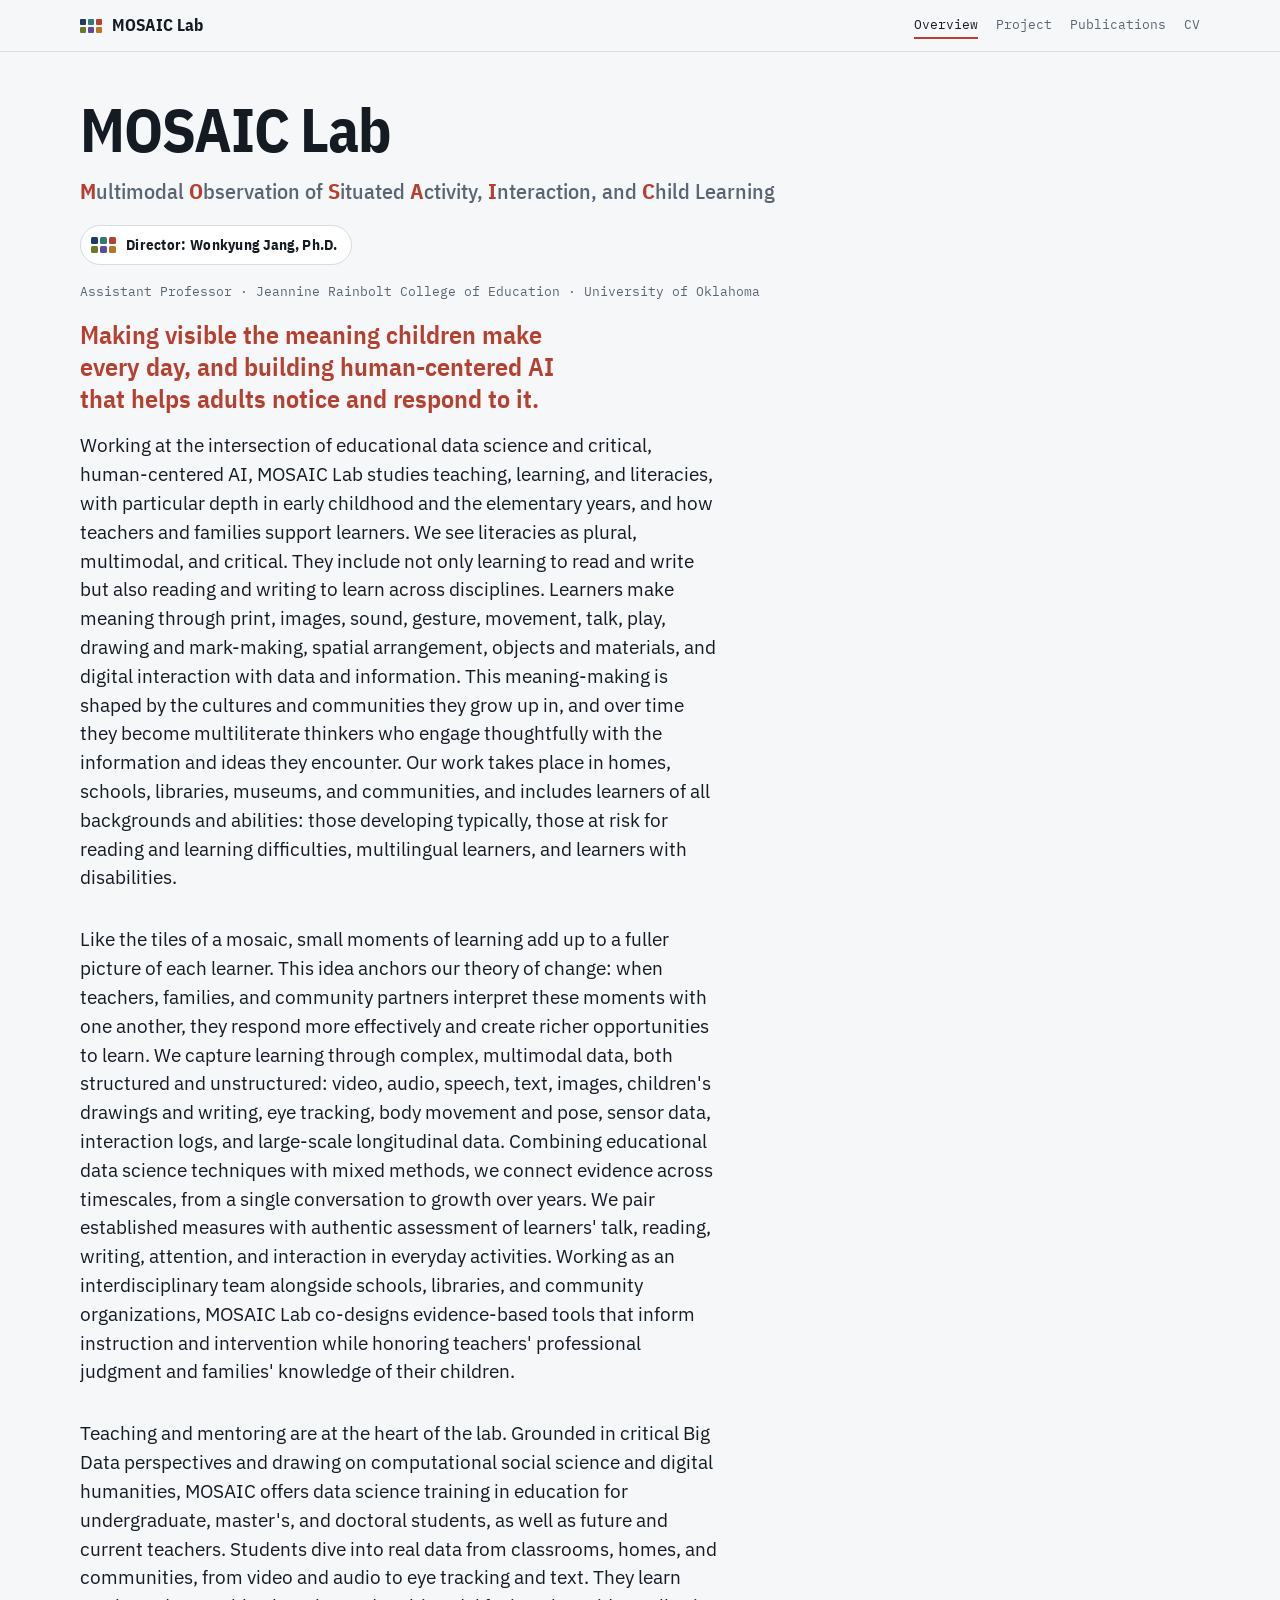
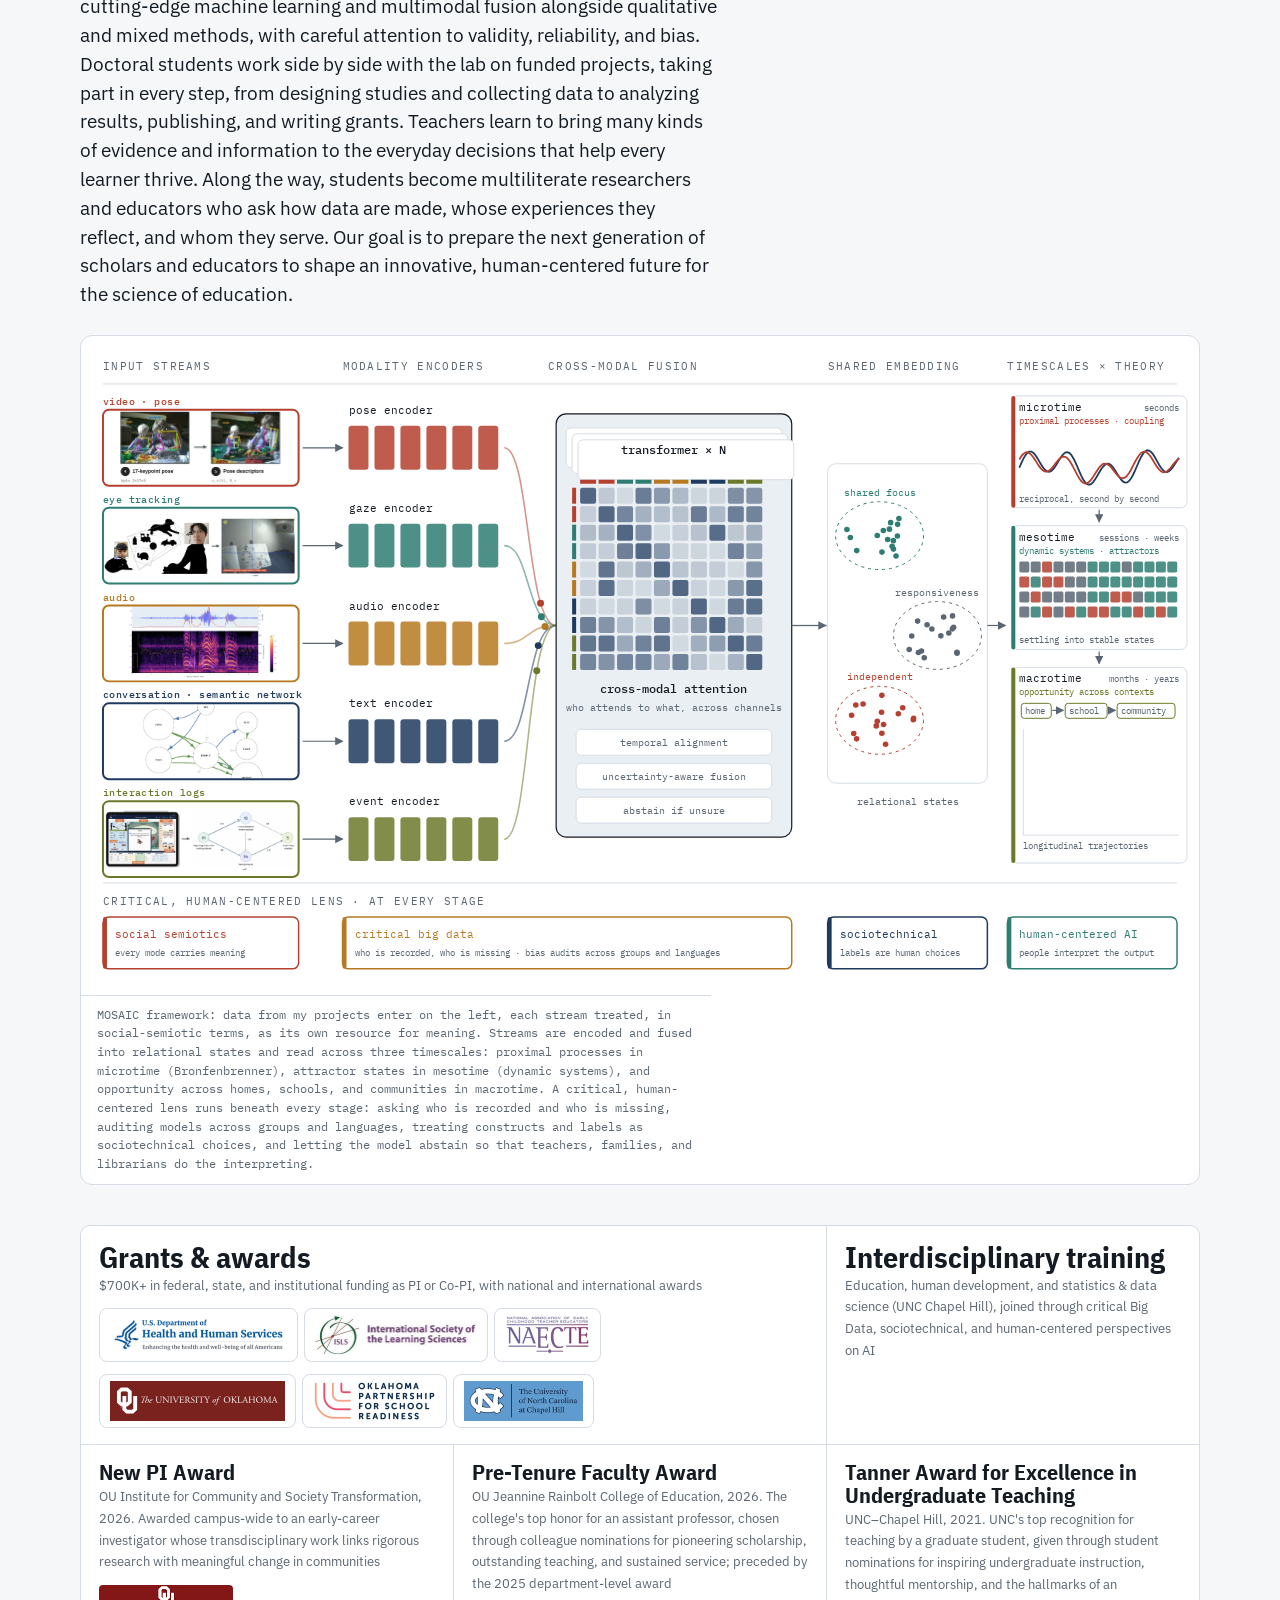
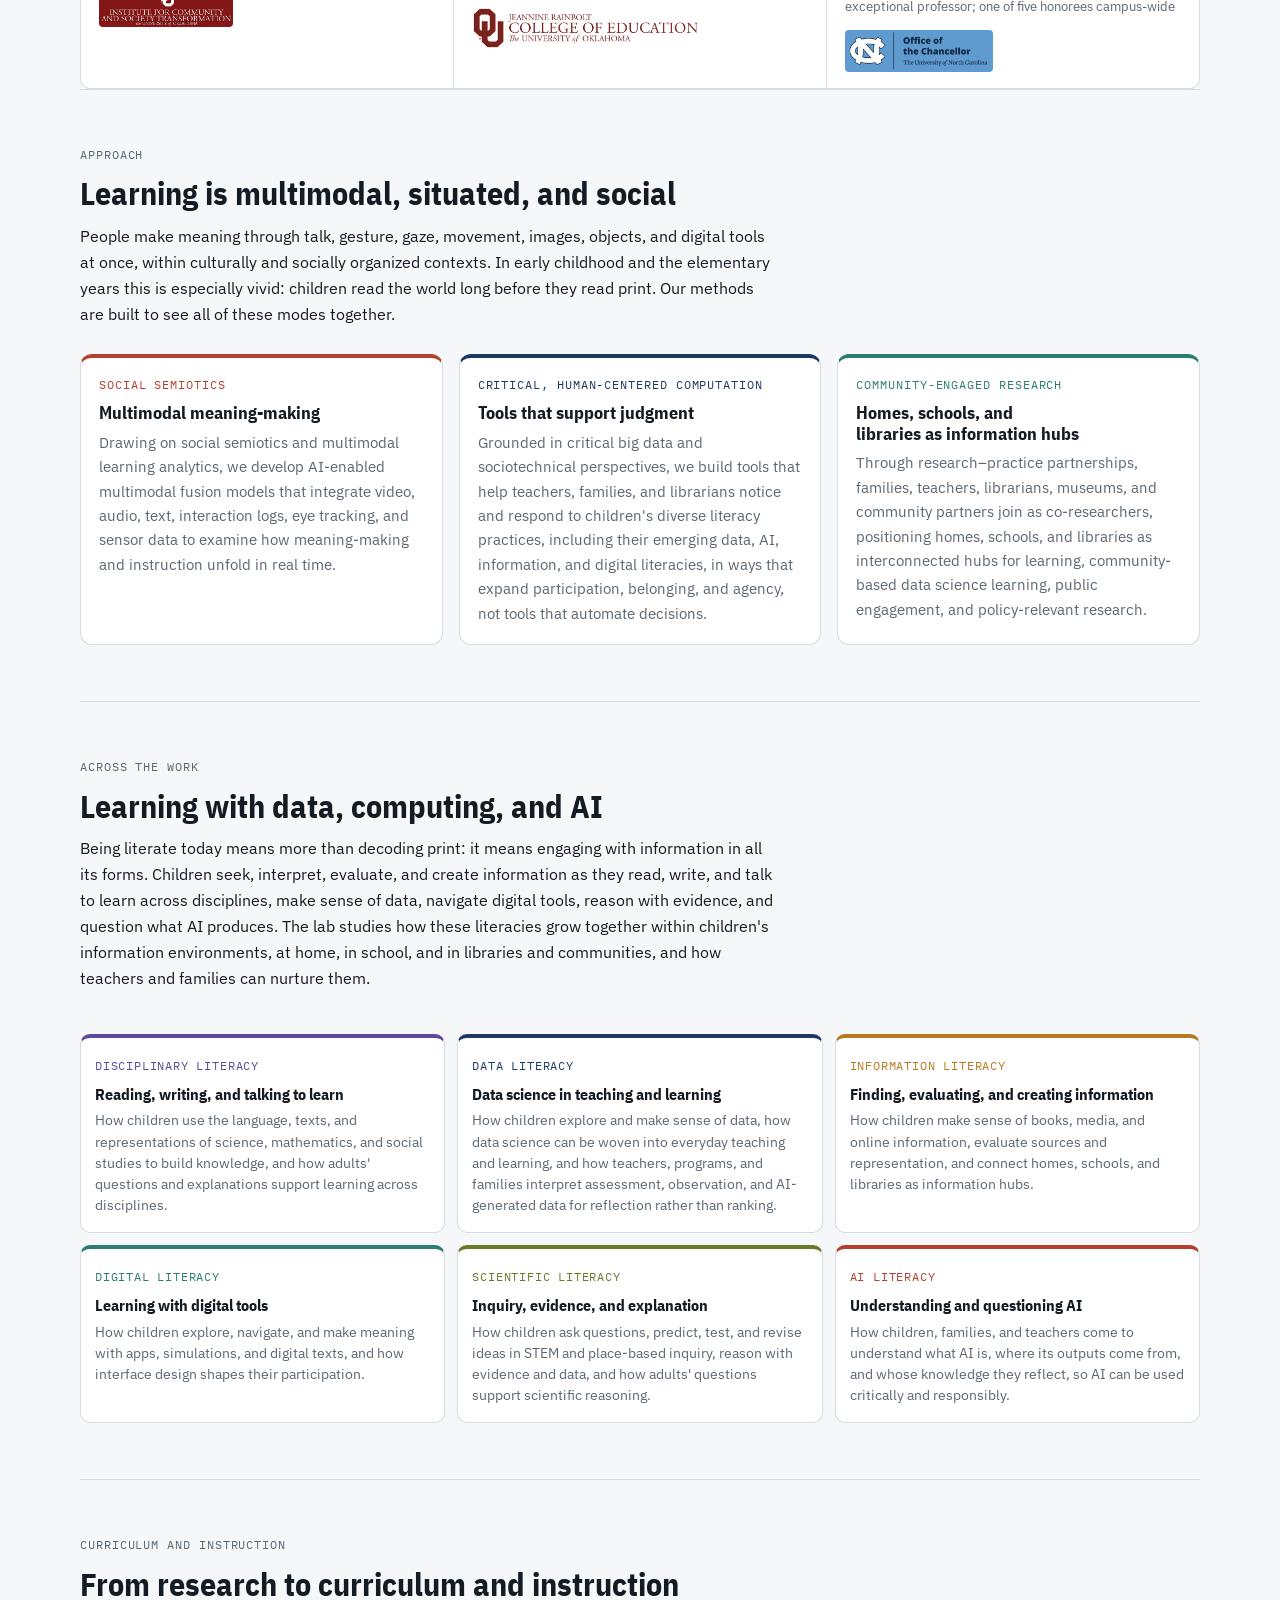
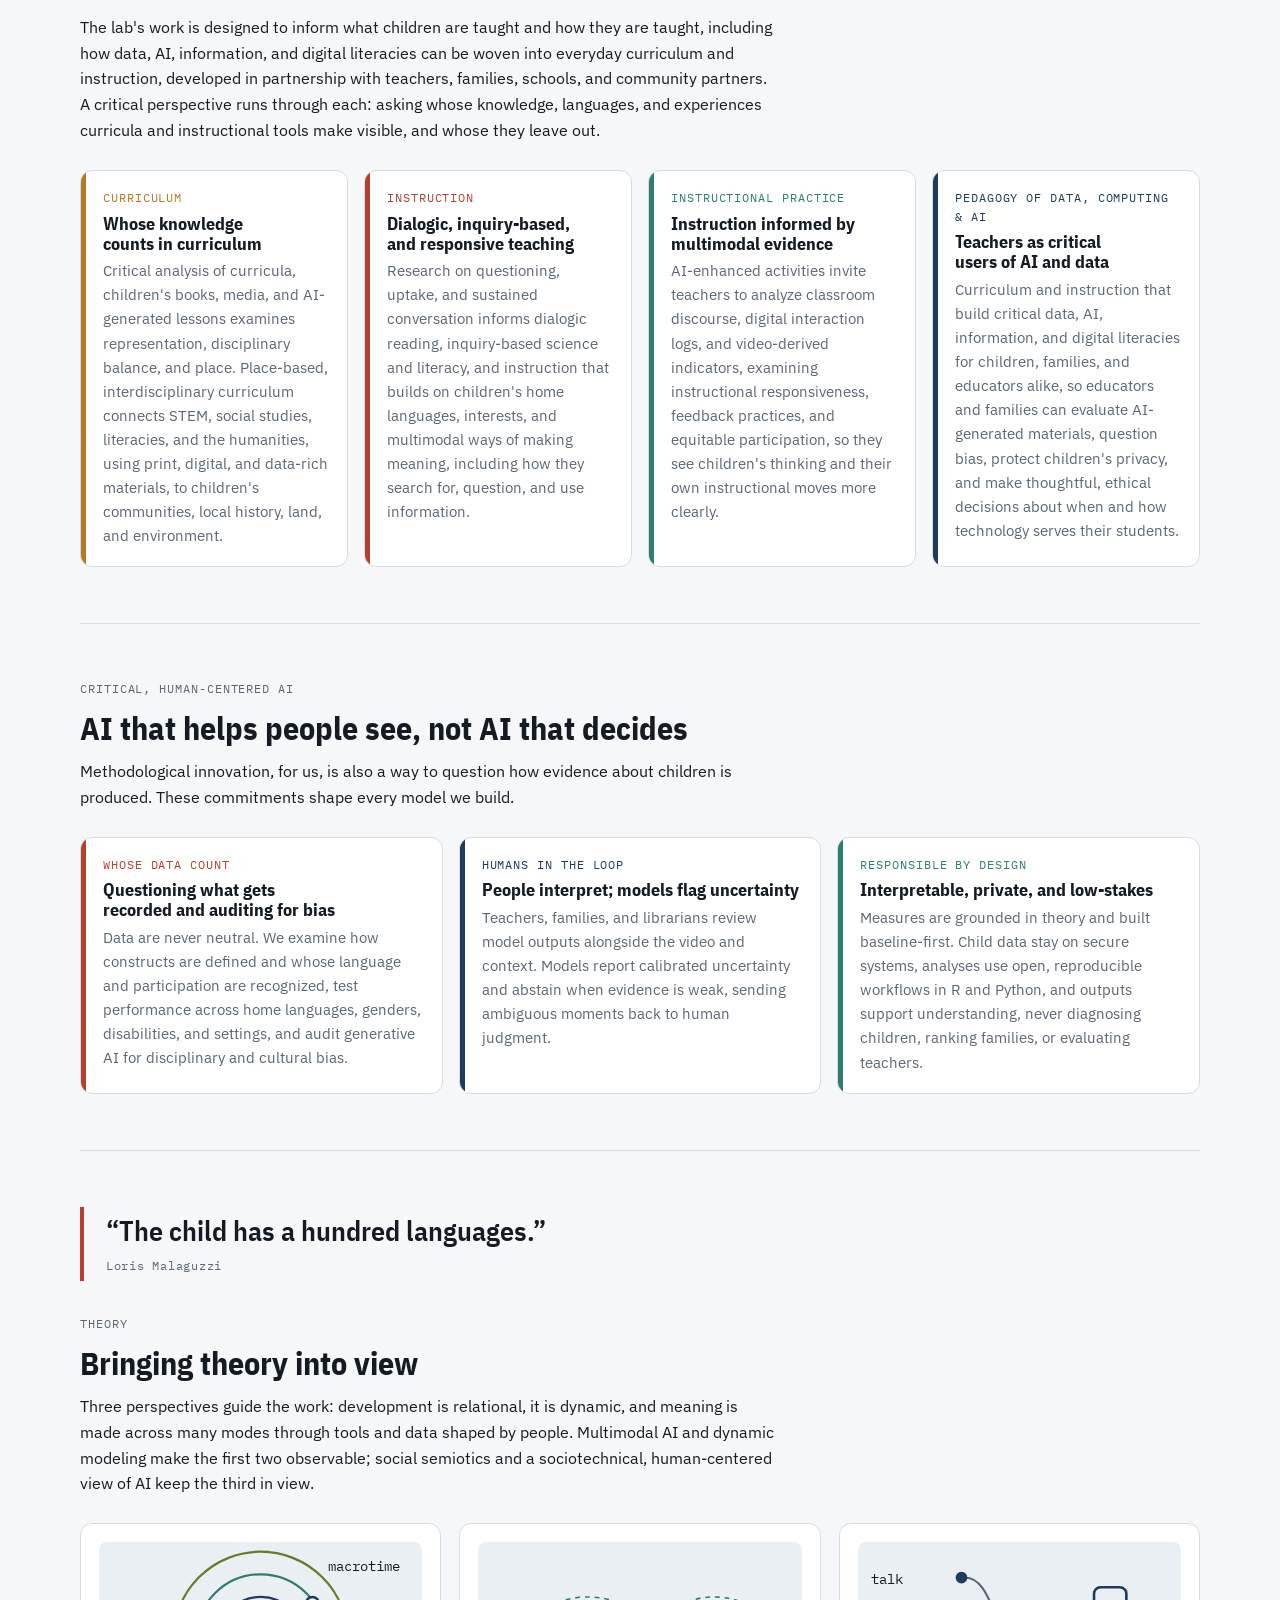
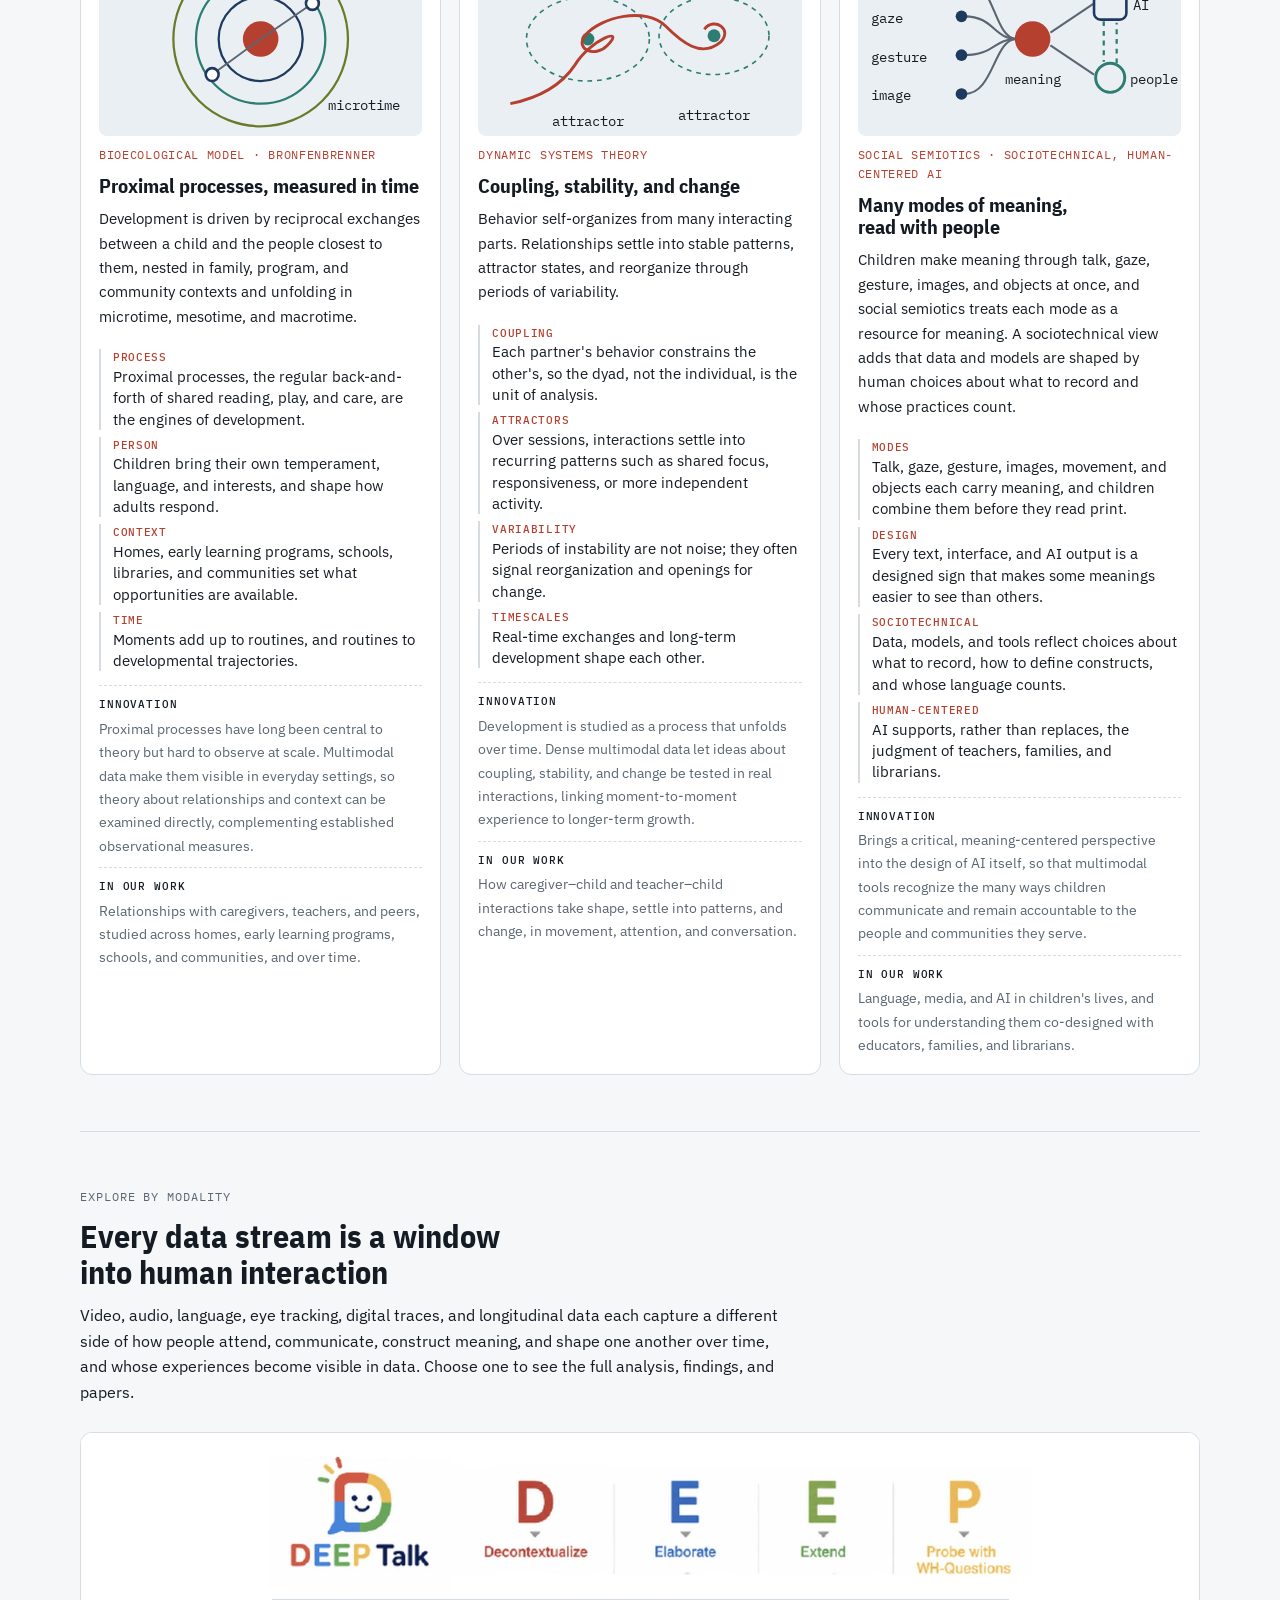
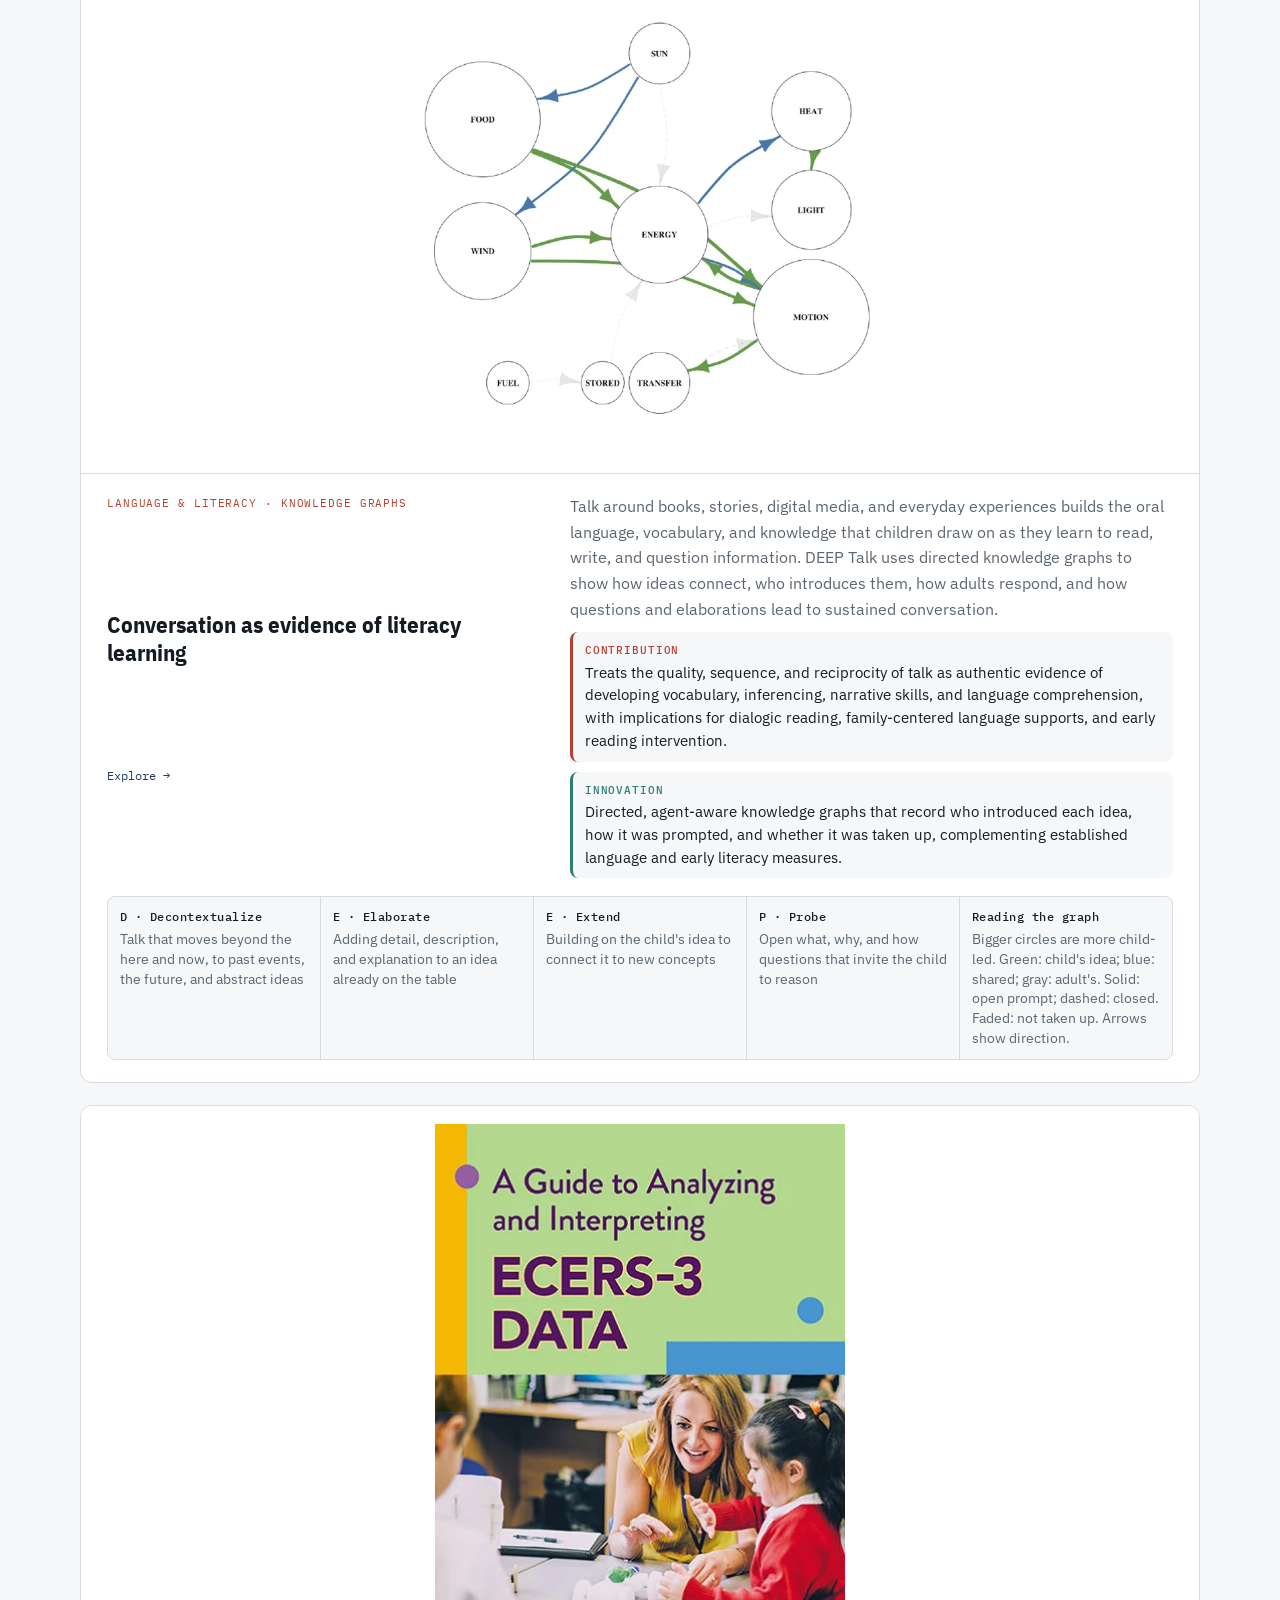
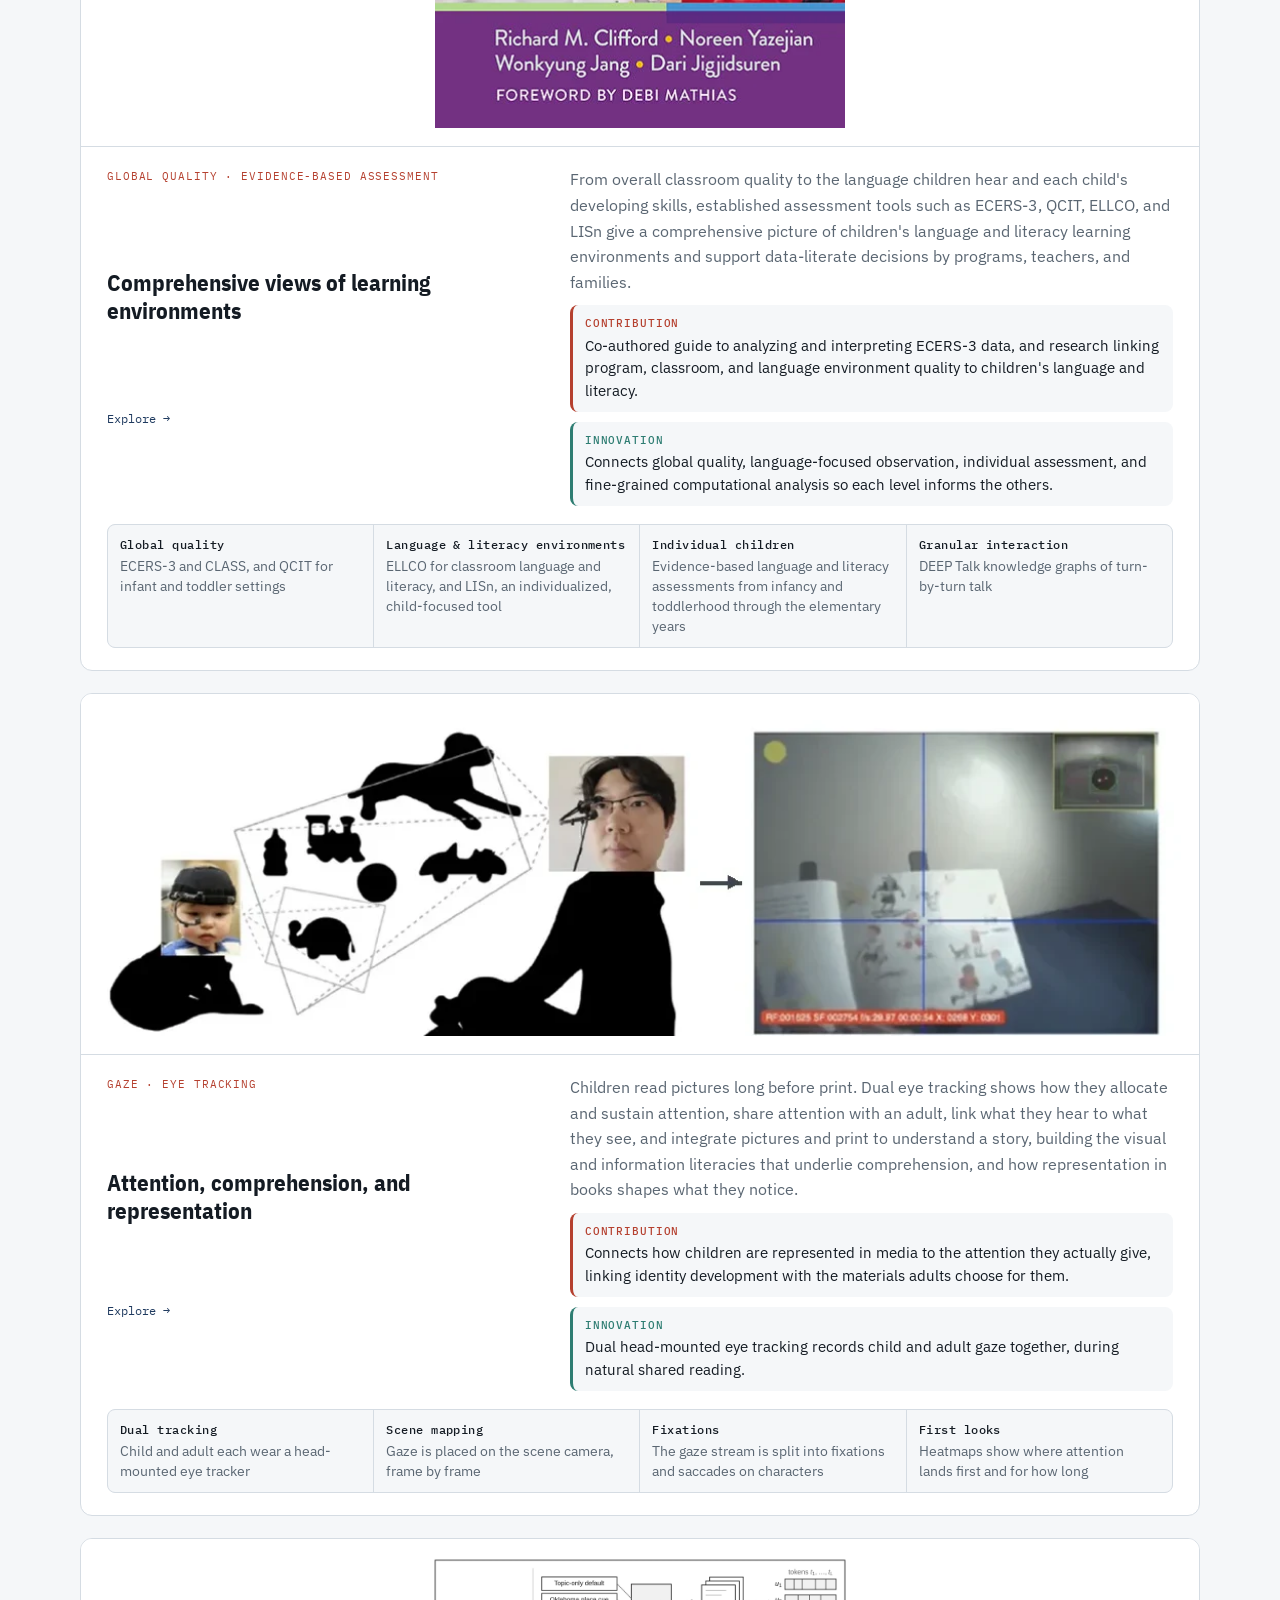
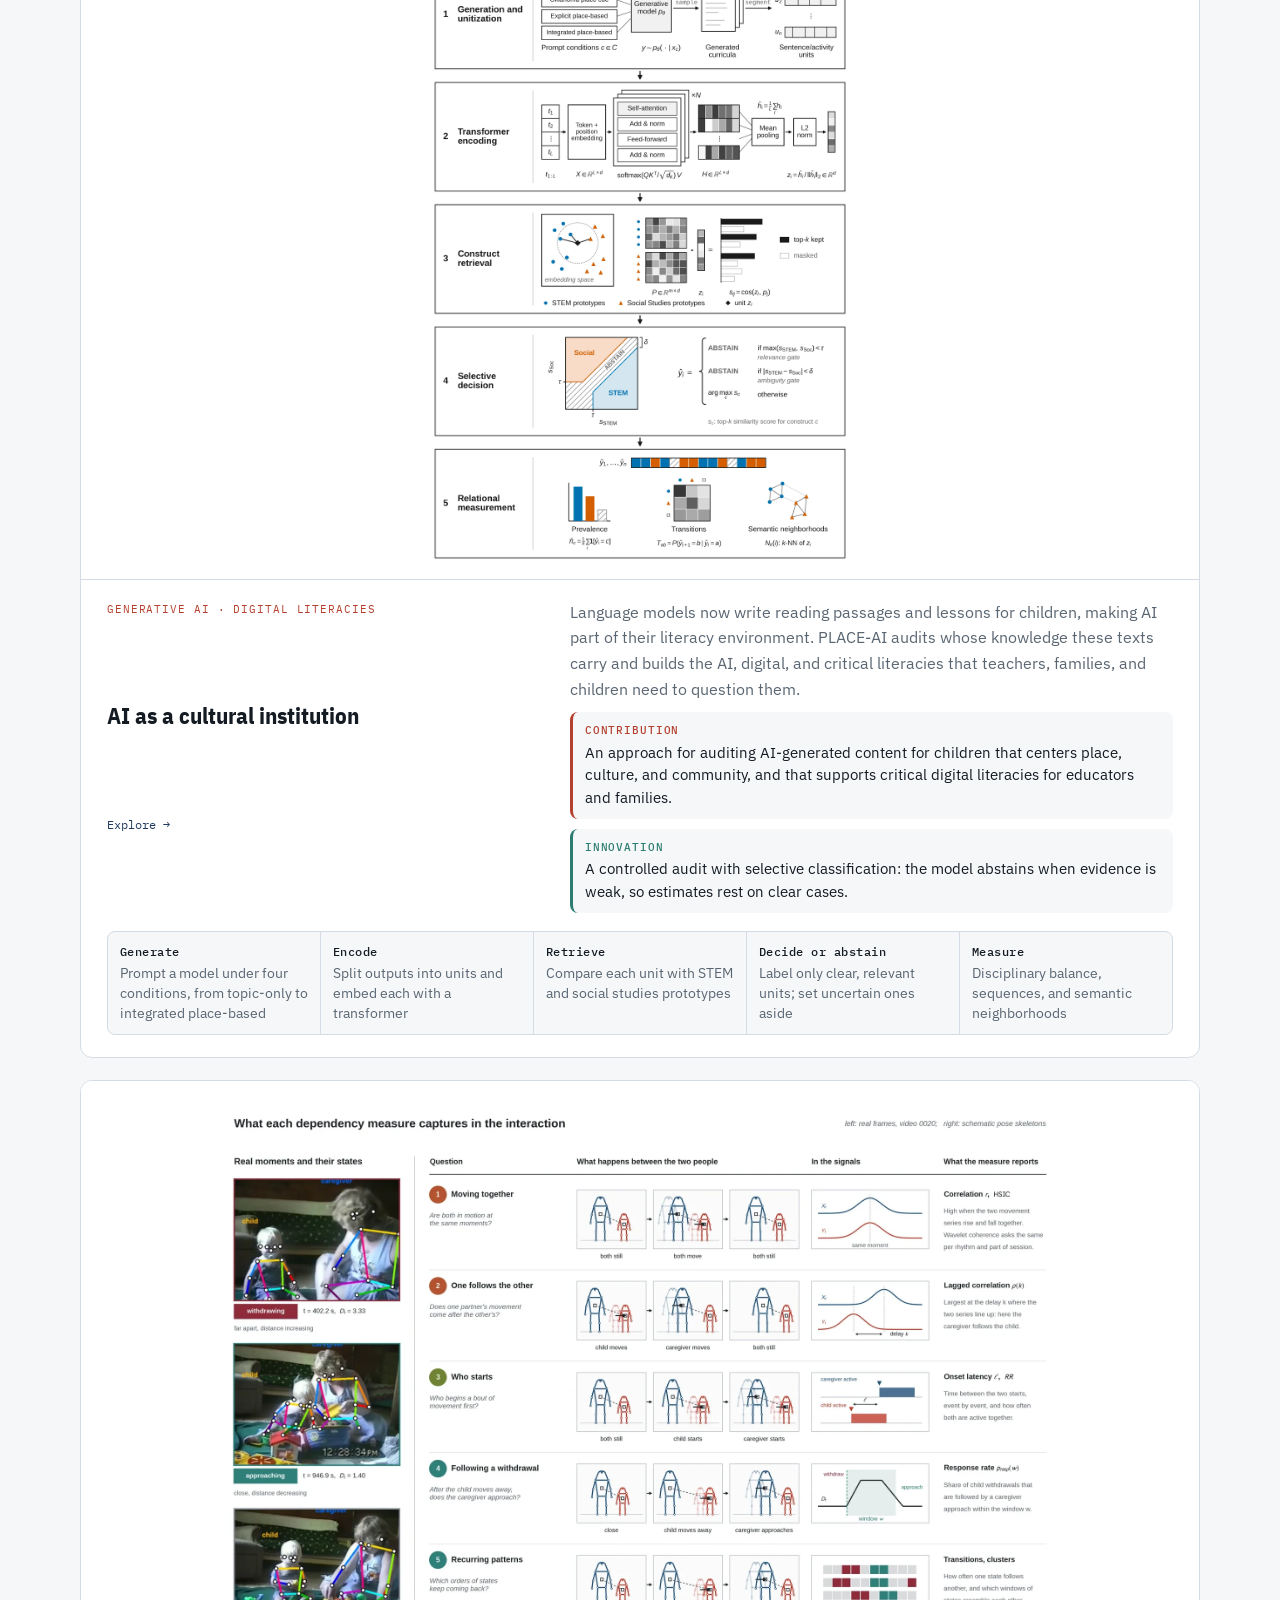
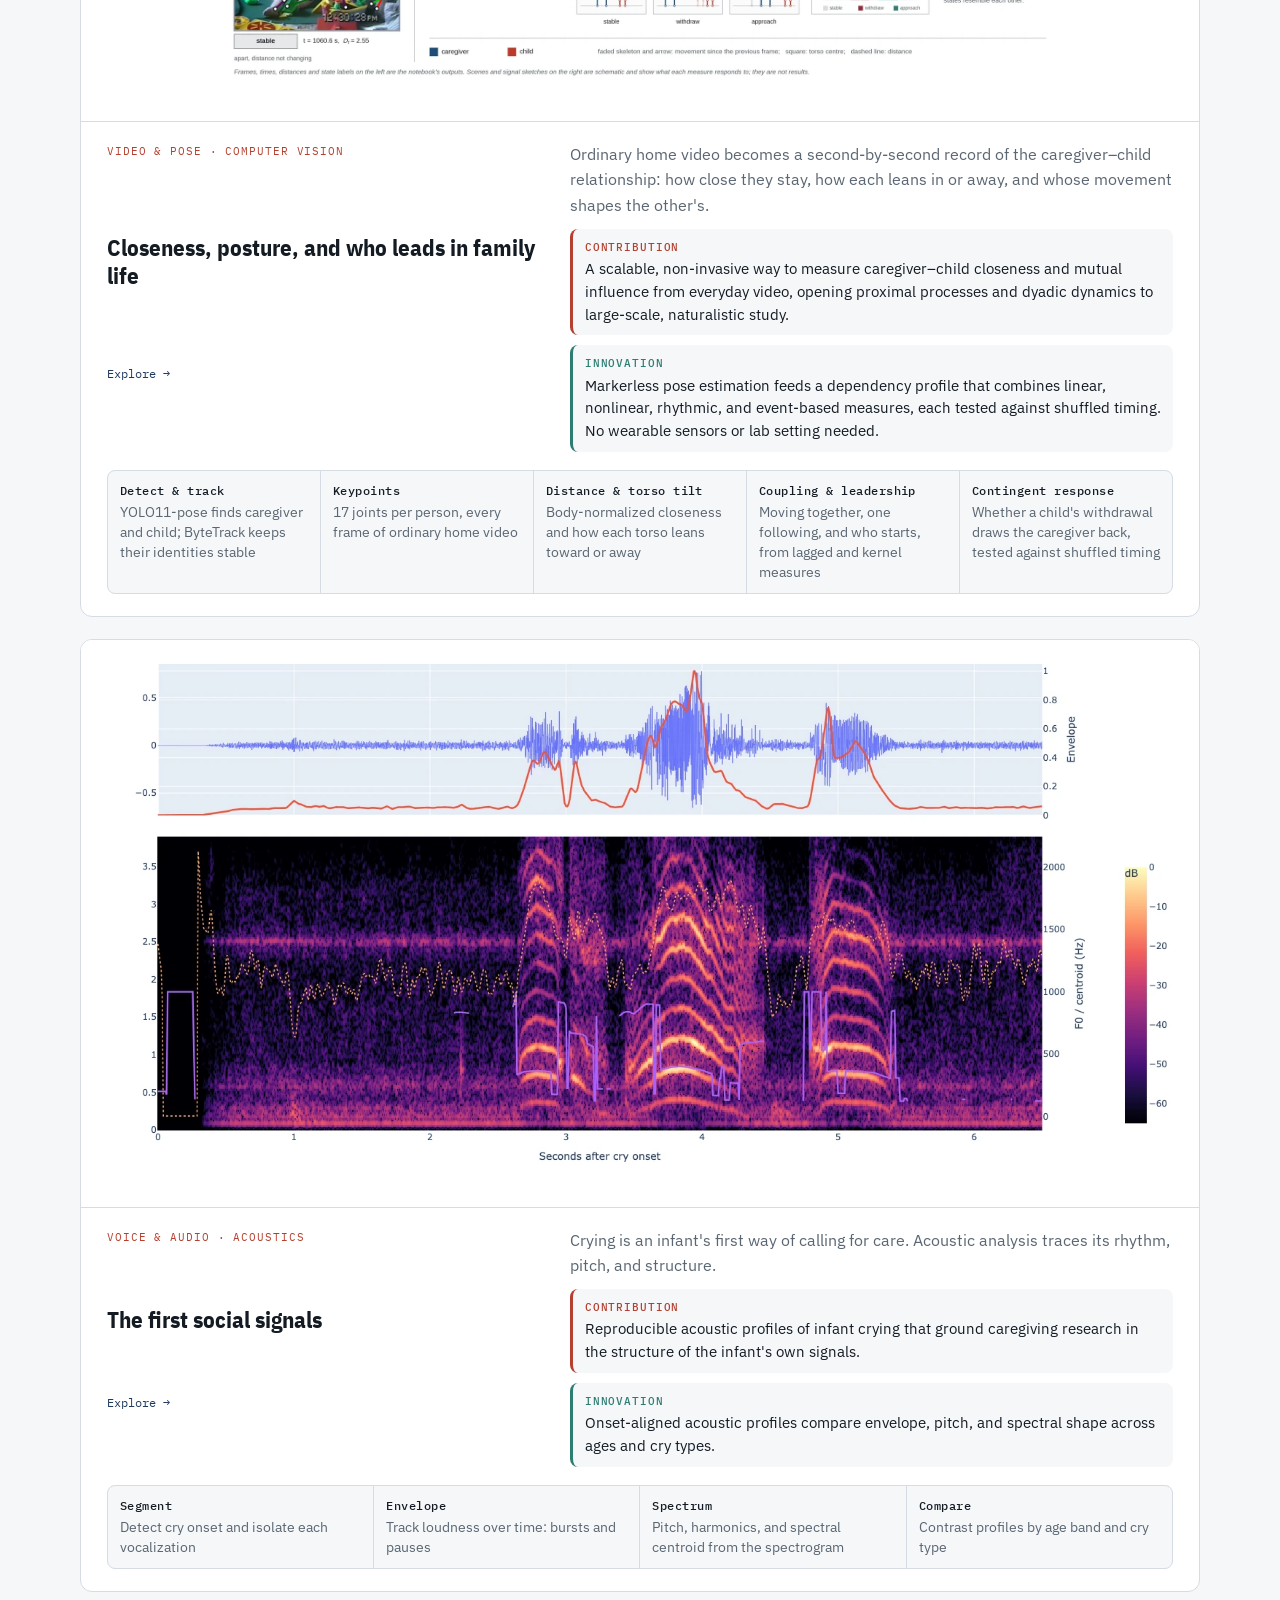
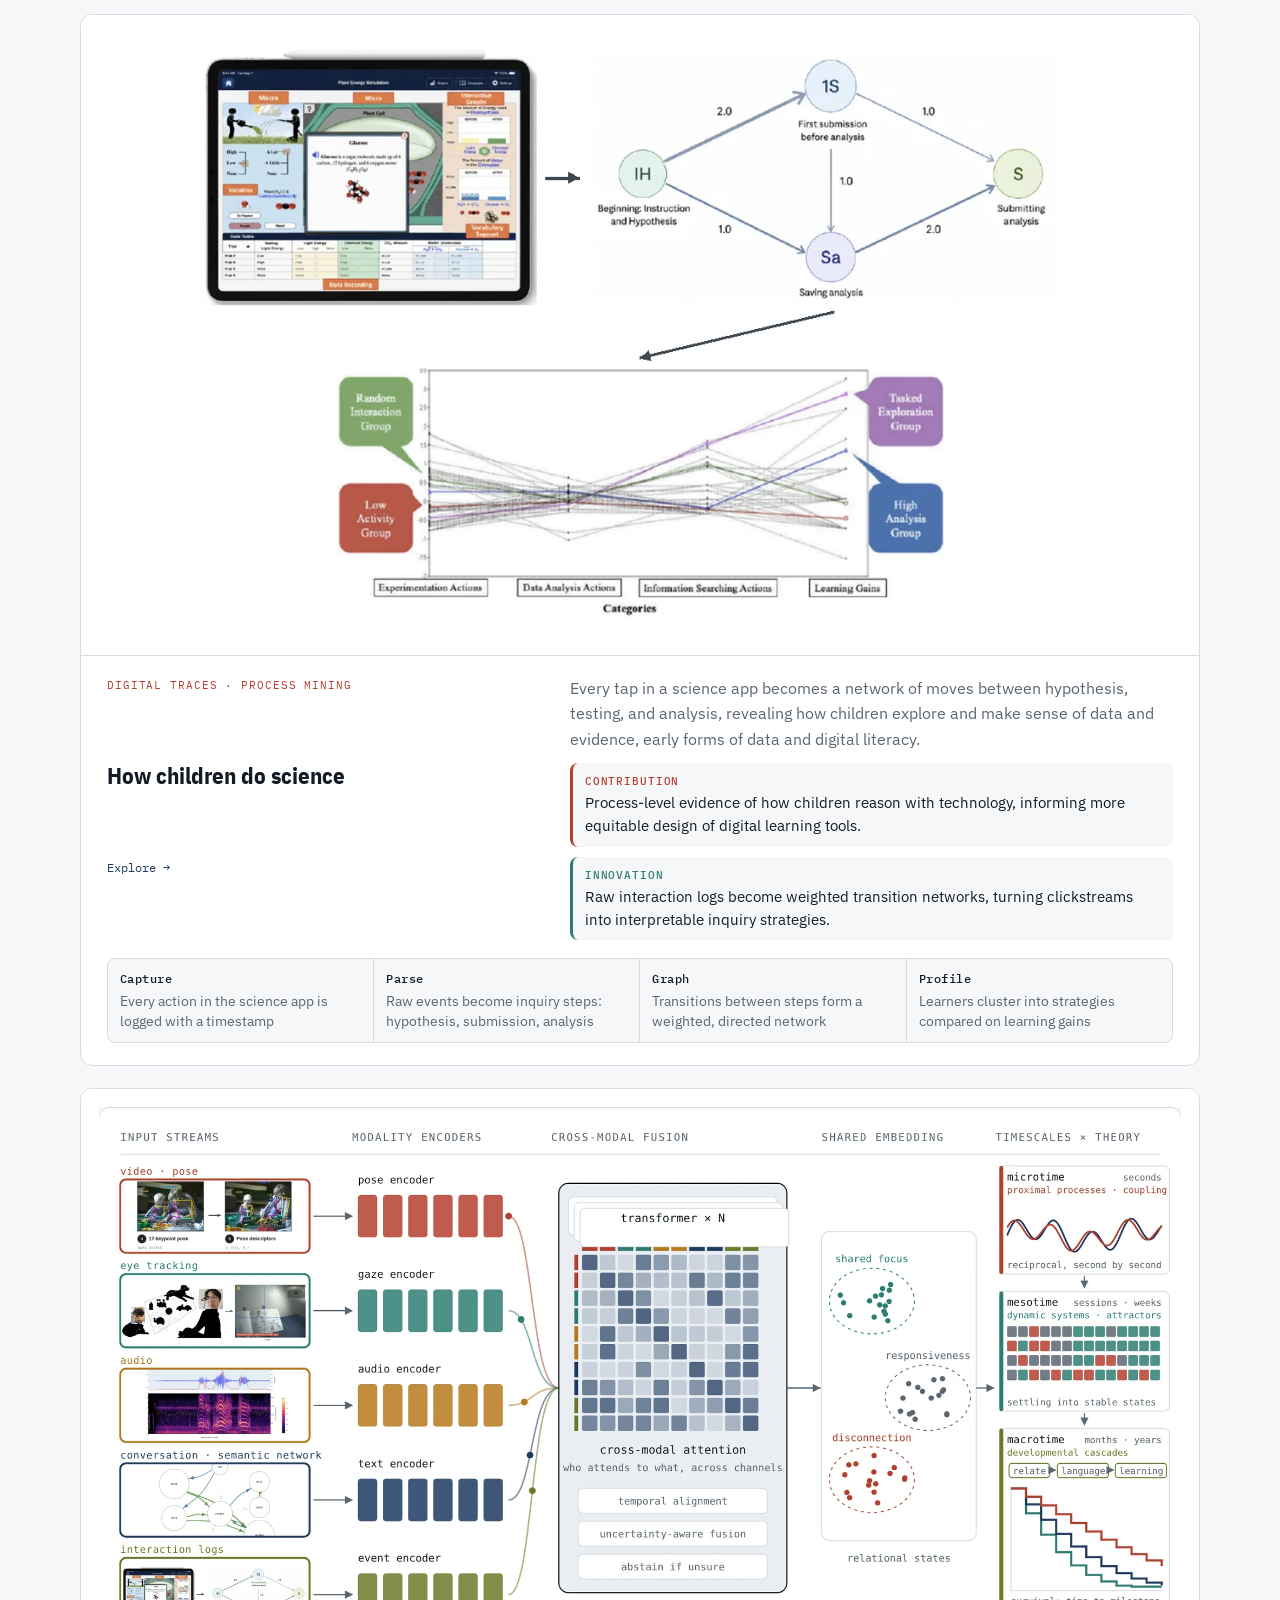
<file: index.html>
<!doctype html>
<html lang="en">
<head>
<meta charset="utf-8">
<meta name="viewport" content="width=device-width, initial-scale=1, viewport-fit=cover">
<title>MOSAIC Lab</title>
<meta name="description" content="MOSAIC Lab (Multimodal Observation of Situated Activity, Interaction, and Child Learning): multimodal AI and computational methods for understanding human learning, interaction, and development. Director: Wonkyung Jang.">
<link rel="preconnect" href="https://fonts.googleapis.com">
<link rel="stylesheet" href="https://fonts.googleapis.com/css2?family=IBM+Plex+Sans+Condensed:wght@500;600;700&family=IBM+Plex+Sans:ital,wght@0,400;0,500;0,600;1,400&family=IBM+Plex+Mono:wght@400;500&display=swap">
<link rel="stylesheet" href="site.css">
</head>
<body>
<header class="bar"><div class="wrap">
<a class="nm" href="index.html"><i aria-hidden="true"><b style="background:var(--navy)"></b><b style="background:var(--teal)"></b><b style="background:var(--brick)"></b><b style="background:var(--olive)"></b><b style="background:var(--violet)"></b><b style="background:var(--ochre)"></b></i>MOSAIC Lab</a>
<nav aria-label="Main"><ul><li><a href="index.html" aria-current="page">Overview</a></li><li><a href="snapshot.html">Project</a></li><li><a href="publications.html">Publications</a></li><li><a href="cv.html">CV</a></li></ul></nav></div></header>
<div class="wrap">
<div class="hero">
<div class="hero-top"><div style="display:grid;gap:16px">
<h1>MOSAIC Lab</h1>
<p class="labfull"><b>M</b>ultimodal <b>O</b>bservation of <b>S</b>ituated <b>A</b>ctivity, <b>I</b>nteraction, and <b>C</b>hild Learning</p>
<div class="lab"><span class="labmark" aria-hidden="true"><i style="background:var(--navy)"></i><i style="background:var(--teal)"></i><i style="background:var(--brick)"></i><i style="background:var(--olive)"></i><i style="background:var(--violet)"></i><i style="background:var(--ochre)"></i></span><span><b>Director: Wonkyung Jang, Ph.D.</b></span></div>
<p class="role">Assistant Professor · Jeannine Rainbolt College of Education · University of Oklahoma</p>


<p class="tagline">Making visible the meaning children make every day, and building human-centered AI that helps adults notice and respond to it.</p>
<p class="thesis">Working at the intersection of educational data science and critical, human-centered AI, MOSAIC Lab studies teaching, learning, and literacies, with particular depth in early childhood and the elementary years, and how teachers and families support learners. We see literacies as plural, multimodal, and critical. They include not only learning to read and write but also reading and writing to learn across disciplines. Learners make meaning through print, images, sound, gesture, movement, talk, play, drawing and mark-making, spatial arrangement, objects and materials, and digital interaction with data and information. This meaning-making is shaped by the cultures and communities they grow up in, and over time they become multiliterate thinkers who engage thoughtfully with the information and ideas they encounter. Our work takes place in homes, schools, libraries, museums, and communities, and includes learners of all backgrounds and abilities: those developing typically, those at risk for reading and learning difficulties, multilingual learners, and learners with disabilities.</p>
<p class="thesis">Like the tiles of a mosaic, small moments of learning add up to a fuller picture of each learner. This idea anchors our theory of change: when teachers, families, and community partners interpret these moments with one another, they respond more effectively and create richer opportunities to learn. We capture learning through complex, multimodal data, both structured and unstructured: video, audio, speech, text, images, children&#39;s drawings and writing, eye tracking, body movement and pose, sensor data, interaction logs, and large-scale longitudinal data. Combining educational data science techniques with mixed methods, we connect evidence across timescales, from a single conversation to growth over years. We pair established measures with authentic assessment of learners&#39; talk, reading, writing, attention, and interaction in everyday activities. Working as an interdisciplinary team alongside schools, libraries, and community organizations, MOSAIC Lab co-designs evidence-based tools that inform instruction and intervention while honoring teachers&#39; professional judgment and families&#39; knowledge of their children.</p>
<p class="thesis">Teaching and mentoring are at the heart of the lab. Grounded in critical Big Data perspectives and drawing on computational social science and digital humanities, MOSAIC offers data science training in education for undergraduate, master&#39;s, and doctoral students, as well as future and current teachers. Students dive into real data from classrooms, homes, and communities, from video and audio to eye tracking and text. They learn cutting-edge machine learning and multimodal fusion alongside qualitative and mixed methods, with careful attention to validity, reliability, and bias. Doctoral students work side by side with the lab on funded projects, taking part in every step, from designing studies and collecting data to analyzing results, publishing, and writing grants. Teachers learn to bring many kinds of evidence and information to the everyday decisions that help every learner thrive. Along the way, students become multiliterate researchers and educators who ask how data are made, whose experiences they reflect, and whom they serve. Our goal is to prepare the next generation of scholars and educators to shape an innovative, human-centered future for the science of education.</p></div>
</div>
<figure class="aibox"><svg id="aihero" viewBox="0 0 1120 650" role="img" aria-label="Multimodal AI architecture: video and pose, eye tracking, audio, conversation, and interaction logs each pass through an encoder, are fused by cross-modal attention into a shared embedding of interaction states, and come out as a social network of who responds to whom and a dependency profile. A critical, human-centered lens runs beneath every stage: social semiotics, critical big data, sociotechnical choices, and human interpretation.">
<defs>
<clipPath id="cp0"><rect x="22" y="74" width="196" height="76" rx="6"/></clipPath>
<clipPath id="cp1"><rect x="22" y="172" width="196" height="76" rx="6"/></clipPath>
<clipPath id="cp2"><rect x="22" y="270" width="196" height="76" rx="6"/></clipPath>
<clipPath id="cp3"><rect x="22" y="368" width="196" height="76" rx="6"/></clipPath>
<clipPath id="cp4"><rect x="22" y="466" width="196" height="76" rx="6"/></clipPath>
<marker id="ah" viewBox="0 0 8 8" refX="7" refY="4" markerWidth="7" markerHeight="7" orient="auto"><path d="M0,0 L8,4 L0,8 z" fill="var(--muted)"/></marker>
</defs>
<text class="h" x="22" y="34">INPUT STREAMS</text>
<text class="h" x="262" y="34">MODALITY ENCODERS</text>
<text class="h" x="468" y="34">CROSS-MODAL FUSION</text>
<text class="h" x="748" y="34">SHARED EMBEDDING</text>
<text class="h" x="928" y="34">TIMESCALES × THEORY</text>
<line class="sep" x1="22" y1="48" x2="1098" y2="48"/>
<rect x="22" y="74" width="196" height="76" rx="6" fill="#ffffff"/>
<image href="th-pose.webp" x="22" y="74" width="196" height="76" preserveAspectRatio="xMidYMid meet"/>
<rect x="22" y="74" width="196" height="76" rx="6" fill="none" style="stroke:var(--brick)" stroke-width="2"/>
<text class="cll" x="22" y="69" style="fill:var(--brick)">video · pose</text>
<path class="flow" d="M222,112 L262,112" marker-end="url(#ah)"/>
<text class="el" x="268" y="78">pose encoder</text>
<rect class="tok" x="268" y="90" width="20" height="44" rx="3" style="fill:var(--brick);animation-delay:-0.00s"/>
<rect class="tok" x="294" y="90" width="20" height="44" rx="3" style="fill:var(--brick);animation-delay:-0.13s"/>
<rect class="tok" x="320" y="90" width="20" height="44" rx="3" style="fill:var(--brick);animation-delay:-0.26s"/>
<rect class="tok" x="346" y="90" width="20" height="44" rx="3" style="fill:var(--brick);animation-delay:-0.39s"/>
<rect class="tok" x="372" y="90" width="20" height="44" rx="3" style="fill:var(--brick);animation-delay:-0.52s"/>
<rect class="tok" x="398" y="90" width="20" height="44" rx="3" style="fill:var(--brick);animation-delay:-0.65s"/>
<path id="p0" class="wire" d="M424,112 C450,112 446,290 476,290" style="stroke:var(--brick)"/>
<circle r="3.5" style="fill:var(--brick)"><animateMotion dur="2.20s" repeatCount="indefinite" begin="-0.0s"><mpath href="#p0"/></animateMotion></circle>
<rect x="22" y="172" width="196" height="76" rx="6" fill="#ffffff"/>
<image href="th-gaze.webp" x="22" y="172" width="196" height="76" preserveAspectRatio="xMidYMid meet"/>
<rect x="22" y="172" width="196" height="76" rx="6" fill="none" style="stroke:var(--teal)" stroke-width="2"/>
<text class="cll" x="22" y="167" style="fill:var(--teal)">eye tracking</text>
<path class="flow" d="M222,210 L262,210" marker-end="url(#ah)"/>
<text class="el" x="268" y="176">gaze encoder</text>
<rect class="tok" x="268" y="188" width="20" height="44" rx="3" style="fill:var(--teal);animation-delay:-0.78s"/>
<rect class="tok" x="294" y="188" width="20" height="44" rx="3" style="fill:var(--teal);animation-delay:-0.91s"/>
<rect class="tok" x="320" y="188" width="20" height="44" rx="3" style="fill:var(--teal);animation-delay:-1.04s"/>
<rect class="tok" x="346" y="188" width="20" height="44" rx="3" style="fill:var(--teal);animation-delay:-1.17s"/>
<rect class="tok" x="372" y="188" width="20" height="44" rx="3" style="fill:var(--teal);animation-delay:-1.30s"/>
<rect class="tok" x="398" y="188" width="20" height="44" rx="3" style="fill:var(--teal);animation-delay:-1.43s"/>
<path id="p1" class="wire" d="M424,210 C450,210 446,290 476,290" style="stroke:var(--teal)"/>
<circle r="3.5" style="fill:var(--teal)"><animateMotion dur="2.45s" repeatCount="indefinite" begin="-0.4s"><mpath href="#p1"/></animateMotion></circle>
<rect x="22" y="270" width="196" height="76" rx="6" fill="#ffffff"/>
<image href="cry-spectrogram.webp" x="22" y="270" width="196" height="76" preserveAspectRatio="xMidYMid meet"/>
<rect x="22" y="270" width="196" height="76" rx="6" fill="none" style="stroke:var(--ochre)" stroke-width="2"/>
<text class="cll" x="22" y="265" style="fill:var(--ochre)">audio</text>
<path class="flow" d="M222,308 L262,308" marker-end="url(#ah)"/>
<text class="el" x="268" y="274">audio encoder</text>
<rect class="tok" x="268" y="286" width="20" height="44" rx="3" style="fill:var(--ochre);animation-delay:-1.56s"/>
<rect class="tok" x="294" y="286" width="20" height="44" rx="3" style="fill:var(--ochre);animation-delay:-1.69s"/>
<rect class="tok" x="320" y="286" width="20" height="44" rx="3" style="fill:var(--ochre);animation-delay:-1.82s"/>
<rect class="tok" x="346" y="286" width="20" height="44" rx="3" style="fill:var(--ochre);animation-delay:-1.95s"/>
<rect class="tok" x="372" y="286" width="20" height="44" rx="3" style="fill:var(--ochre);animation-delay:-2.08s"/>
<rect class="tok" x="398" y="286" width="20" height="44" rx="3" style="fill:var(--ochre);animation-delay:-2.21s"/>
<path id="p2" class="wire" d="M424,308 C450,308 446,290 476,290" style="stroke:var(--ochre)"/>
<circle r="3.5" style="fill:var(--ochre)"><animateMotion dur="2.70s" repeatCount="indefinite" begin="-0.8s"><mpath href="#p2"/></animateMotion></circle>
<rect x="22" y="368" width="196" height="76" rx="6" fill="#ffffff"/>
<image href="th-net.webp" x="22" y="368" width="196" height="76" preserveAspectRatio="xMidYMid meet"/>
<rect x="22" y="368" width="196" height="76" rx="6" fill="none" style="stroke:var(--navy)" stroke-width="2"/>
<text class="cll" x="22" y="363" style="fill:var(--navy)">conversation · semantic network</text>
<path class="flow" d="M222,406 L262,406" marker-end="url(#ah)"/>
<text class="el" x="268" y="372">text encoder</text>
<rect class="tok" x="268" y="384" width="20" height="44" rx="3" style="fill:var(--navy);animation-delay:-2.34s"/>
<rect class="tok" x="294" y="384" width="20" height="44" rx="3" style="fill:var(--navy);animation-delay:-2.47s"/>
<rect class="tok" x="320" y="384" width="20" height="44" rx="3" style="fill:var(--navy);animation-delay:-2.60s"/>
<rect class="tok" x="346" y="384" width="20" height="44" rx="3" style="fill:var(--navy);animation-delay:-2.73s"/>
<rect class="tok" x="372" y="384" width="20" height="44" rx="3" style="fill:var(--navy);animation-delay:-2.86s"/>
<rect class="tok" x="398" y="384" width="20" height="44" rx="3" style="fill:var(--navy);animation-delay:-2.99s"/>
<path id="p3" class="wire" d="M424,406 C450,406 446,290 476,290" style="stroke:var(--navy)"/>
<circle r="3.5" style="fill:var(--navy)"><animateMotion dur="2.95s" repeatCount="indefinite" begin="-1.2s"><mpath href="#p3"/></animateMotion></circle>
<rect x="22" y="466" width="196" height="76" rx="6" fill="#ffffff"/>
<image href="th-logs.webp" x="22" y="466" width="196" height="76" preserveAspectRatio="xMidYMid meet"/>
<rect x="22" y="466" width="196" height="76" rx="6" fill="none" style="stroke:var(--olive)" stroke-width="2"/>
<text class="cll" x="22" y="461" style="fill:var(--olive)">interaction logs</text>
<path class="flow" d="M222,504 L262,504" marker-end="url(#ah)"/>
<text class="el" x="268" y="470">event encoder</text>
<rect class="tok" x="268" y="482" width="20" height="44" rx="3" style="fill:var(--olive);animation-delay:-3.12s"/>
<rect class="tok" x="294" y="482" width="20" height="44" rx="3" style="fill:var(--olive);animation-delay:-3.25s"/>
<rect class="tok" x="320" y="482" width="20" height="44" rx="3" style="fill:var(--olive);animation-delay:-3.38s"/>
<rect class="tok" x="346" y="482" width="20" height="44" rx="3" style="fill:var(--olive);animation-delay:-3.51s"/>
<rect class="tok" x="372" y="482" width="20" height="44" rx="3" style="fill:var(--olive);animation-delay:-3.64s"/>
<rect class="tok" x="398" y="482" width="20" height="44" rx="3" style="fill:var(--olive);animation-delay:-3.77s"/>
<path id="p4" class="wire" d="M424,504 C450,504 446,290 476,290" style="stroke:var(--olive)"/>
<circle r="3.5" style="fill:var(--olive)"><animateMotion dur="3.20s" repeatCount="indefinite" begin="-1.6s"><mpath href="#p4"/></animateMotion></circle>
<rect class="block" x="476" y="78" width="236" height="424" rx="10"/>
<rect class="layer" x="486" y="92" width="216" height="40" rx="5"/>
<rect class="layer" x="492" y="98" width="216" height="40" rx="5"/>
<rect class="layer" x="498" y="104" width="216" height="40" rx="5"/>
<text class="bl" x="594" y="118" text-anchor="middle">transformer × N</text>
<rect class="att" x="500.0" y="152.0" width="16.0" height="16.0" rx="2" style="--a:0.75;animation-delay:-0.41s"/>
<rect class="att" x="518.5" y="152.0" width="16.0" height="16.0" rx="2" style="--a:0.21;animation-delay:-0.62s"/>
<rect class="att" x="537.0" y="152.0" width="16.0" height="16.0" rx="2" style="--a:0.12;animation-delay:-1.61s"/>
<rect class="att" x="555.5" y="152.0" width="16.0" height="16.0" rx="2" style="--a:0.63;animation-delay:-3.20s"/>
<rect class="att" x="574.0" y="152.0" width="16.0" height="16.0" rx="2" style="--a:0.47;animation-delay:-0.89s"/>
<rect class="att" x="592.5" y="152.0" width="16.0" height="16.0" rx="2" style="--a:0.29;animation-delay:-1.11s"/>
<rect class="att" x="611.0" y="152.0" width="16.0" height="16.0" rx="2" style="--a:0.14;animation-delay:-0.42s"/>
<rect class="att" x="629.5" y="152.0" width="16.0" height="16.0" rx="2" style="--a:0.15;animation-delay:-3.71s"/>
<rect class="att" x="648.0" y="152.0" width="16.0" height="16.0" rx="2" style="--a:0.53;animation-delay:-3.23s"/>
<rect class="att" x="666.5" y="152.0" width="16.0" height="16.0" rx="2" style="--a:0.50;animation-delay:-0.77s"/>
<rect class="att" x="500.0" y="170.5" width="16.0" height="16.0" rx="2" style="--a:0.18;animation-delay:-2.51s"/>
<rect class="att" x="518.5" y="170.5" width="16.0" height="16.0" rx="2" style="--a:0.75;animation-delay:-3.42s"/>
<rect class="att" x="537.0" y="170.5" width="16.0" height="16.0" rx="2" style="--a:0.58;animation-delay:-0.35s"/>
<rect class="att" x="555.5" y="170.5" width="16.0" height="16.0" rx="2" style="--a:0.34;animation-delay:-2.69s"/>
<rect class="att" x="574.0" y="170.5" width="16.0" height="16.0" rx="2" style="--a:0.27;animation-delay:-0.71s"/>
<rect class="att" x="592.5" y="170.5" width="16.0" height="16.0" rx="2" style="--a:0.25;animation-delay:-0.36s"/>
<rect class="att" x="611.0" y="170.5" width="16.0" height="16.0" rx="2" style="--a:0.64;animation-delay:-3.46s"/>
<rect class="att" x="629.5" y="170.5" width="16.0" height="16.0" rx="2" style="--a:0.30;animation-delay:-1.20s"/>
<rect class="att" x="648.0" y="170.5" width="16.0" height="16.0" rx="2" style="--a:0.62;animation-delay:-2.29s"/>
<rect class="att" x="666.5" y="170.5" width="16.0" height="16.0" rx="2" style="--a:0.59;animation-delay:-3.39s"/>
<rect class="att" x="500.0" y="189.0" width="16.0" height="16.0" rx="2" style="--a:0.28;animation-delay:-1.66s"/>
<rect class="att" x="518.5" y="189.0" width="16.0" height="16.0" rx="2" style="--a:0.34;animation-delay:-1.72s"/>
<rect class="att" x="537.0" y="189.0" width="16.0" height="16.0" rx="2" style="--a:0.75;animation-delay:-1.22s"/>
<rect class="att" x="555.5" y="189.0" width="16.0" height="16.0" rx="2" style="--a:0.52;animation-delay:-0.17s"/>
<rect class="att" x="574.0" y="189.0" width="16.0" height="16.0" rx="2" style="--a:0.12;animation-delay:-2.51s"/>
<rect class="att" x="592.5" y="189.0" width="16.0" height="16.0" rx="2" style="--a:0.17;animation-delay:-2.14s"/>
<rect class="att" x="611.0" y="189.0" width="16.0" height="16.0" rx="2" style="--a:0.25;animation-delay:-1.37s"/>
<rect class="att" x="629.5" y="189.0" width="16.0" height="16.0" rx="2" style="--a:0.72;animation-delay:-0.78s"/>
<rect class="att" x="648.0" y="189.0" width="16.0" height="16.0" rx="2" style="--a:0.22;animation-delay:-0.81s"/>
<rect class="att" x="666.5" y="189.0" width="16.0" height="16.0" rx="2" style="--a:0.36;animation-delay:-1.11s"/>
<rect class="att" x="500.0" y="207.5" width="16.0" height="16.0" rx="2" style="--a:0.20;animation-delay:-2.99s"/>
<rect class="att" x="518.5" y="207.5" width="16.0" height="16.0" rx="2" style="--a:0.18;animation-delay:-2.23s"/>
<rect class="att" x="537.0" y="207.5" width="16.0" height="16.0" rx="2" style="--a:0.61;animation-delay:-0.40s"/>
<rect class="att" x="555.5" y="207.5" width="16.0" height="16.0" rx="2" style="--a:0.75;animation-delay:-0.92s"/>
<rect class="att" x="574.0" y="207.5" width="16.0" height="16.0" rx="2" style="--a:0.47;animation-delay:-2.46s"/>
<rect class="att" x="592.5" y="207.5" width="16.0" height="16.0" rx="2" style="--a:0.15;animation-delay:-1.32s"/>
<rect class="att" x="611.0" y="207.5" width="16.0" height="16.0" rx="2" style="--a:0.14;animation-delay:-1.84s"/>
<rect class="att" x="629.5" y="207.5" width="16.0" height="16.0" rx="2" style="--a:0.12;animation-delay:-2.79s"/>
<rect class="att" x="648.0" y="207.5" width="16.0" height="16.0" rx="2" style="--a:0.60;animation-delay:-3.82s"/>
<rect class="att" x="666.5" y="207.5" width="16.0" height="16.0" rx="2" style="--a:0.44;animation-delay:-3.84s"/>
<rect class="att" x="500.0" y="226.0" width="16.0" height="16.0" rx="2" style="--a:0.12;animation-delay:-1.16s"/>
<rect class="att" x="518.5" y="226.0" width="16.0" height="16.0" rx="2" style="--a:0.68;animation-delay:-3.10s"/>
<rect class="att" x="537.0" y="226.0" width="16.0" height="16.0" rx="2" style="--a:0.22;animation-delay:-3.77s"/>
<rect class="att" x="555.5" y="226.0" width="16.0" height="16.0" rx="2" style="--a:0.35;animation-delay:-3.27s"/>
<rect class="att" x="574.0" y="226.0" width="16.0" height="16.0" rx="2" style="--a:0.75;animation-delay:-0.77s"/>
<rect class="att" x="592.5" y="226.0" width="16.0" height="16.0" rx="2" style="--a:0.24;animation-delay:-0.55s"/>
<rect class="att" x="611.0" y="226.0" width="16.0" height="16.0" rx="2" style="--a:0.21;animation-delay:-3.85s"/>
<rect class="att" x="629.5" y="226.0" width="16.0" height="16.0" rx="2" style="--a:0.19;animation-delay:-0.04s"/>
<rect class="att" x="648.0" y="226.0" width="16.0" height="16.0" rx="2" style="--a:0.12;animation-delay:-0.68s"/>
<rect class="att" x="666.5" y="226.0" width="16.0" height="16.0" rx="2" style="--a:0.49;animation-delay:-1.45s"/>
<rect class="att" x="500.0" y="244.5" width="16.0" height="16.0" rx="2" style="--a:0.17;animation-delay:-0.39s"/>
<rect class="att" x="518.5" y="244.5" width="16.0" height="16.0" rx="2" style="--a:0.70;animation-delay:-1.70s"/>
<rect class="att" x="537.0" y="244.5" width="16.0" height="16.0" rx="2" style="--a:0.15;animation-delay:-0.24s"/>
<rect class="att" x="555.5" y="244.5" width="16.0" height="16.0" rx="2" style="--a:0.12;animation-delay:-0.67s"/>
<rect class="att" x="574.0" y="244.5" width="16.0" height="16.0" rx="2" style="--a:0.39;animation-delay:-0.60s"/>
<rect class="att" x="592.5" y="244.5" width="16.0" height="16.0" rx="2" style="--a:0.75;animation-delay:-1.96s"/>
<rect class="att" x="611.0" y="244.5" width="16.0" height="16.0" rx="2" style="--a:0.16;animation-delay:-3.99s"/>
<rect class="att" x="629.5" y="244.5" width="16.0" height="16.0" rx="2" style="--a:0.13;animation-delay:-2.12s"/>
<rect class="att" x="648.0" y="244.5" width="16.0" height="16.0" rx="2" style="--a:0.48;animation-delay:-1.64s"/>
<rect class="att" x="666.5" y="244.5" width="16.0" height="16.0" rx="2" style="--a:0.71;animation-delay:-1.91s"/>
<rect class="att" x="500.0" y="263.0" width="16.0" height="16.0" rx="2" style="--a:0.16;animation-delay:-1.64s"/>
<rect class="att" x="518.5" y="263.0" width="16.0" height="16.0" rx="2" style="--a:0.12;animation-delay:-1.68s"/>
<rect class="att" x="537.0" y="263.0" width="16.0" height="16.0" rx="2" style="--a:0.16;animation-delay:-3.56s"/>
<rect class="att" x="555.5" y="263.0" width="16.0" height="16.0" rx="2" style="--a:0.53;animation-delay:-1.99s"/>
<rect class="att" x="574.0" y="263.0" width="16.0" height="16.0" rx="2" style="--a:0.12;animation-delay:-1.02s"/>
<rect class="att" x="592.5" y="263.0" width="16.0" height="16.0" rx="2" style="--a:0.16;animation-delay:-0.83s"/>
<rect class="att" x="611.0" y="263.0" width="16.0" height="16.0" rx="2" style="--a:0.75;animation-delay:-3.48s"/>
<rect class="att" x="629.5" y="263.0" width="16.0" height="16.0" rx="2" style="--a:0.13;animation-delay:-0.21s"/>
<rect class="att" x="648.0" y="263.0" width="16.0" height="16.0" rx="2" style="--a:0.64;animation-delay:-2.26s"/>
<rect class="att" x="666.5" y="263.0" width="16.0" height="16.0" rx="2" style="--a:0.71;animation-delay:-1.61s"/>
<rect class="att" x="500.0" y="281.5" width="16.0" height="16.0" rx="2" style="--a:0.61;animation-delay:-2.62s"/>
<rect class="att" x="518.5" y="281.5" width="16.0" height="16.0" rx="2" style="--a:0.50;animation-delay:-2.98s"/>
<rect class="att" x="537.0" y="281.5" width="16.0" height="16.0" rx="2" style="--a:0.27;animation-delay:-0.37s"/>
<rect class="att" x="555.5" y="281.5" width="16.0" height="16.0" rx="2" style="--a:0.15;animation-delay:-3.50s"/>
<rect class="att" x="574.0" y="281.5" width="16.0" height="16.0" rx="2" style="--a:0.61;animation-delay:-3.70s"/>
<rect class="att" x="592.5" y="281.5" width="16.0" height="16.0" rx="2" style="--a:0.19;animation-delay:-2.63s"/>
<rect class="att" x="611.0" y="281.5" width="16.0" height="16.0" rx="2" style="--a:0.50;animation-delay:-2.57s"/>
<rect class="att" x="629.5" y="281.5" width="16.0" height="16.0" rx="2" style="--a:0.75;animation-delay:-2.11s"/>
<rect class="att" x="648.0" y="281.5" width="16.0" height="16.0" rx="2" style="--a:0.38;animation-delay:-2.74s"/>
<rect class="att" x="666.5" y="281.5" width="16.0" height="16.0" rx="2" style="--a:0.16;animation-delay:-3.69s"/>
<rect class="att" x="500.0" y="300.0" width="16.0" height="16.0" rx="2" style="--a:0.67;animation-delay:-0.30s"/>
<rect class="att" x="518.5" y="300.0" width="16.0" height="16.0" rx="2" style="--a:0.69;animation-delay:-3.85s"/>
<rect class="att" x="537.0" y="300.0" width="16.0" height="16.0" rx="2" style="--a:0.39;animation-delay:-0.18s"/>
<rect class="att" x="555.5" y="300.0" width="16.0" height="16.0" rx="2" style="--a:0.60;animation-delay:-0.51s"/>
<rect class="att" x="574.0" y="300.0" width="16.0" height="16.0" rx="2" style="--a:0.68;animation-delay:-2.67s"/>
<rect class="att" x="592.5" y="300.0" width="16.0" height="16.0" rx="2" style="--a:0.12;animation-delay:-0.67s"/>
<rect class="att" x="611.0" y="300.0" width="16.0" height="16.0" rx="2" style="--a:0.36;animation-delay:-2.28s"/>
<rect class="att" x="629.5" y="300.0" width="16.0" height="16.0" rx="2" style="--a:0.45;animation-delay:-3.71s"/>
<rect class="att" x="648.0" y="300.0" width="16.0" height="16.0" rx="2" style="--a:0.75;animation-delay:-0.01s"/>
<rect class="att" x="666.5" y="300.0" width="16.0" height="16.0" rx="2" style="--a:0.63;animation-delay:-0.05s"/>
<rect class="att" x="500.0" y="318.5" width="16.0" height="16.0" rx="2" style="--a:0.58;animation-delay:-0.46s"/>
<rect class="att" x="518.5" y="318.5" width="16.0" height="16.0" rx="2" style="--a:0.51;animation-delay:-3.13s"/>
<rect class="att" x="537.0" y="318.5" width="16.0" height="16.0" rx="2" style="--a:0.58;animation-delay:-2.20s"/>
<rect class="att" x="555.5" y="318.5" width="16.0" height="16.0" rx="2" style="--a:0.58;animation-delay:-0.81s"/>
<rect class="att" x="574.0" y="318.5" width="16.0" height="16.0" rx="2" style="--a:0.39;animation-delay:-1.32s"/>
<rect class="att" x="592.5" y="318.5" width="16.0" height="16.0" rx="2" style="--a:0.60;animation-delay:-3.09s"/>
<rect class="att" x="611.0" y="318.5" width="16.0" height="16.0" rx="2" style="--a:0.25;animation-delay:-2.11s"/>
<rect class="att" x="629.5" y="318.5" width="16.0" height="16.0" rx="2" style="--a:0.12;animation-delay:-0.14s"/>
<rect class="att" x="648.0" y="318.5" width="16.0" height="16.0" rx="2" style="--a:0.33;animation-delay:-1.96s"/>
<rect class="att" x="666.5" y="318.5" width="16.0" height="16.0" rx="2" style="--a:0.75;animation-delay:-2.43s"/>
<rect x="500.0" y="144" width="16.0" height="4" style="fill:var(--brick)"/>
<rect x="492" y="152.0" width="4" height="16.0" style="fill:var(--brick)"/>
<rect x="518.5" y="144" width="16.0" height="4" style="fill:var(--brick)"/>
<rect x="492" y="170.5" width="4" height="16.0" style="fill:var(--brick)"/>
<rect x="537.0" y="144" width="16.0" height="4" style="fill:var(--teal)"/>
<rect x="492" y="189.0" width="4" height="16.0" style="fill:var(--teal)"/>
<rect x="555.5" y="144" width="16.0" height="4" style="fill:var(--teal)"/>
<rect x="492" y="207.5" width="4" height="16.0" style="fill:var(--teal)"/>
<rect x="574.0" y="144" width="16.0" height="4" style="fill:var(--ochre)"/>
<rect x="492" y="226.0" width="4" height="16.0" style="fill:var(--ochre)"/>
<rect x="592.5" y="144" width="16.0" height="4" style="fill:var(--ochre)"/>
<rect x="492" y="244.5" width="4" height="16.0" style="fill:var(--ochre)"/>
<rect x="611.0" y="144" width="16.0" height="4" style="fill:var(--navy)"/>
<rect x="492" y="263.0" width="4" height="16.0" style="fill:var(--navy)"/>
<rect x="629.5" y="144" width="16.0" height="4" style="fill:var(--navy)"/>
<rect x="492" y="281.5" width="4" height="16.0" style="fill:var(--navy)"/>
<rect x="648.0" y="144" width="16.0" height="4" style="fill:var(--olive)"/>
<rect x="492" y="300.0" width="4" height="16.0" style="fill:var(--olive)"/>
<rect x="666.5" y="144" width="16.0" height="4" style="fill:var(--olive)"/>
<rect x="492" y="318.5" width="4" height="16.0" style="fill:var(--olive)"/>
<text class="bl" x="594" y="358" text-anchor="middle">cross-modal attention</text>
<text class="sm" x="594" y="376" text-anchor="middle">who attends to what, across channels</text>
<rect class="layer" x="496" y="394" width="196" height="26" rx="5"/><text class="sm" x="594" y="411" text-anchor="middle">temporal alignment</text>
<rect class="layer" x="496" y="428" width="196" height="26" rx="5"/><text class="sm" x="594" y="445" text-anchor="middle">uncertainty-aware fusion</text>
<rect class="layer" x="496" y="462" width="196" height="26" rx="5"/><text class="sm" x="594" y="479" text-anchor="middle">abstain if unsure</text>
<path id="pe" class="wire" d="M712,290 C730,290 730,290 748,290" style="stroke:var(--muted)"/>
<path class="flow" d="M712,290 L746,290" marker-end="url(#ah)"/>
<rect class="card" x="748" y="128" width="160" height="320" rx="8"/>
<ellipse cx="800" cy="200" rx="44" ry="34" fill="none" style="stroke:var(--teal)" stroke-dasharray="3 4"/>
<circle class="pt" cx="812.6" cy="210.6" r="2.8" style="fill:var(--teal);animation-delay:-2.30s"/>
<circle class="pt" cx="797.7" cy="199.8" r="2.8" style="fill:var(--teal);animation-delay:-2.51s"/>
<circle class="pt" cx="803.8" cy="194.9" r="2.8" style="fill:var(--teal);animation-delay:-1.63s"/>
<circle class="pt" cx="777.1" cy="215.0" r="2.8" style="fill:var(--teal);animation-delay:-0.93s"/>
<circle class="pt" cx="802.4" cy="216.5" r="2.8" style="fill:var(--teal);animation-delay:-2.90s"/>
<circle class="pt" cx="808.1" cy="203.9" r="2.8" style="fill:var(--teal);animation-delay:-1.86s"/>
<circle class="pt" cx="818.1" cy="188.7" r="2.8" style="fill:var(--teal);animation-delay:-1.30s"/>
<circle class="pt" cx="819.4" cy="182.9" r="2.8" style="fill:var(--teal);animation-delay:-0.20s"/>
<circle class="pt" cx="809.9" cy="193.5" r="2.8" style="fill:var(--teal);animation-delay:-0.91s"/>
<circle class="pt" cx="811.1" cy="187.0" r="2.8" style="fill:var(--teal);animation-delay:-2.40s"/>
<circle class="pt" cx="816.5" cy="220.4" r="2.8" style="fill:var(--teal);animation-delay:-0.53s"/>
<circle class="pt" cx="813.9" cy="213.5" r="2.8" style="fill:var(--teal);animation-delay:-1.02s"/>
<circle class="pt" cx="767.3" cy="193.8" r="2.8" style="fill:var(--teal);animation-delay:-2.13s"/>
<circle class="pt" cx="817.9" cy="200.4" r="2.8" style="fill:var(--teal);animation-delay:-1.63s"/>
<circle class="pt" cx="770.7" cy="201.8" r="2.8" style="fill:var(--teal);animation-delay:-1.45s"/>
<circle class="pt" cx="813.8" cy="205.0" r="2.8" style="fill:var(--teal);animation-delay:-2.54s"/>
<text class="sm" x="800" y="160" text-anchor="middle" style="fill:var(--teal)">shared focus</text>
<ellipse cx="858" cy="300" rx="44" ry="34" fill="none" style="stroke:var(--muted)" stroke-dasharray="3 4"/>
<circle class="pt" cx="838.9" cy="317.0" r="2.8" style="fill:var(--muted);animation-delay:-2.96s"/>
<circle class="pt" cx="838.1" cy="285.6" r="2.8" style="fill:var(--muted);animation-delay:-1.83s"/>
<circle class="pt" cx="844.8" cy="322.3" r="2.8" style="fill:var(--muted);animation-delay:-1.40s"/>
<circle class="pt" cx="873.0" cy="293.4" r="2.8" style="fill:var(--muted);animation-delay:-2.60s"/>
<circle class="pt" cx="864.2" cy="281.5" r="2.8" style="fill:var(--muted);animation-delay:-1.33s"/>
<circle class="pt" cx="877.5" cy="316.9" r="2.8" style="fill:var(--muted);animation-delay:-1.09s"/>
<circle class="pt" cx="852.4" cy="293.5" r="2.8" style="fill:var(--muted);animation-delay:-0.25s"/>
<circle class="pt" cx="877.6" cy="317.7" r="2.8" style="fill:var(--muted);animation-delay:-0.53s"/>
<circle class="pt" cx="874.2" cy="291.9" r="2.8" style="fill:var(--muted);animation-delay:-1.73s"/>
<circle class="pt" cx="842.0" cy="315.5" r="2.8" style="fill:var(--muted);animation-delay:-0.28s"/>
<circle class="pt" cx="829.7" cy="314.1" r="2.8" style="fill:var(--muted);animation-delay:-0.54s"/>
<circle class="pt" cx="847.6" cy="289.3" r="2.8" style="fill:var(--muted);animation-delay:-0.90s"/>
<circle class="pt" cx="861.4" cy="300.4" r="2.8" style="fill:var(--muted);animation-delay:-2.85s"/>
<circle class="pt" cx="873.1" cy="280.4" r="2.8" style="fill:var(--muted);animation-delay:-2.42s"/>
<circle class="pt" cx="869.4" cy="297.6" r="2.8" style="fill:var(--muted);animation-delay:-1.75s"/>
<circle class="pt" cx="832.2" cy="300.5" r="2.8" style="fill:var(--muted);animation-delay:-2.81s"/>
<text class="sm" x="858" y="260" text-anchor="middle" style="fill:var(--muted)">responsiveness</text>
<ellipse cx="800" cy="385" rx="44" ry="34" fill="none" style="stroke:var(--brick)" stroke-dasharray="3 4"/>
<circle class="pt" cx="802.3" cy="360.0" r="2.8" style="fill:var(--brick);animation-delay:-0.35s"/>
<circle class="pt" cx="783.5" cy="368.6" r="2.8" style="fill:var(--brick);animation-delay:-2.24s"/>
<circle class="pt" cx="776.2" cy="369.6" r="2.8" style="fill:var(--brick);animation-delay:-0.91s"/>
<circle class="pt" cx="818.8" cy="378.5" r="2.8" style="fill:var(--brick);animation-delay:-1.80s"/>
<circle class="pt" cx="823.2" cy="372.5" r="2.8" style="fill:var(--brick);animation-delay:-0.93s"/>
<circle class="pt" cx="802.3" cy="397.9" r="2.8" style="fill:var(--brick);animation-delay:-1.88s"/>
<circle class="pt" cx="833.8" cy="384.5" r="2.8" style="fill:var(--brick);animation-delay:-1.20s"/>
<circle class="pt" cx="774.1" cy="398.2" r="2.8" style="fill:var(--brick);animation-delay:-0.85s"/>
<circle class="pt" cx="797.7" cy="386.0" r="2.8" style="fill:var(--brick);animation-delay:-0.55s"/>
<circle class="pt" cx="772.0" cy="379.9" r="2.8" style="fill:var(--brick);animation-delay:-1.84s"/>
<circle class="pt" cx="777.0" cy="403.6" r="2.8" style="fill:var(--brick);animation-delay:-1.87s"/>
<circle class="pt" cx="804.0" cy="389.2" r="2.8" style="fill:var(--brick);animation-delay:-2.92s"/>
<circle class="pt" cx="834.1" cy="383.1" r="2.8" style="fill:var(--brick);animation-delay:-1.81s"/>
<circle class="pt" cx="796.7" cy="390.6" r="2.8" style="fill:var(--brick);animation-delay:-0.77s"/>
<circle class="pt" cx="806.0" cy="409.0" r="2.8" style="fill:var(--brick);animation-delay:-2.68s"/>
<circle class="pt" cx="802.0" cy="377.0" r="2.8" style="fill:var(--brick);animation-delay:-0.72s"/>
<text class="sm" x="800" y="345" text-anchor="middle" style="fill:var(--brick)">independent</text>
<text class="sm" x="828" y="470" text-anchor="middle">relational states</text>
<path class="flow" d="M908,290 L926,290" marker-end="url(#ah)"/>
<rect class="card" x="932" y="60" width="176" height="112" rx="6"/>
<rect x="932" y="60" width="4" height="112" rx="2" style="fill:var(--brick)"/>
<text class="el" x="940" y="75">microtime</text><text class="xs" x="1100" y="75" text-anchor="end">seconds</text>
<text class="xs" x="940" y="88" style="fill:var(--brick)">proximal processes · coupling</text>
<path d="M940.0,132.0 L942.0,127.3 L944.0,123.1 L946.0,119.6 L948.0,117.1 L950.0,115.8 L952.0,115.8 L954.0,117.0 L956.0,119.2 L958.0,122.2 L960.0,125.6 L962.0,128.9 L964.0,132.0 L966.0,134.3 L968.0,135.7 L970.0,136.0 L972.0,135.2 L974.0,133.3 L976.0,130.7 L978.0,127.5 L980.0,124.1 L982.0,121.0 L984.0,118.5 L986.0,116.8 L988.0,116.3 L990.0,117.1 L992.0,119.1 L994.0,122.2 L996.0,126.1 L998.0,130.7 L1000.0,135.4 L1002.0,139.8 L1004.0,143.7 L1006.0,146.6 L1008.0,148.4 L1010.0,149.0 L1012.0,148.2 L1014.0,146.4 L1016.0,143.6 L1018.0,140.3 L1020.0,136.8 L1022.0,133.5 L1024.0,130.8 L1026.0,128.8 L1028.0,128.0 L1030.0,128.2 L1032.0,129.5 L1034.0,131.7 L1036.0,134.7 L1038.0,137.9 L1040.0,141.1 L1042.0,143.9 L1044.0,145.9 L1046.0,146.9 L1048.0,146.7 L1050.0,145.2 L1052.0,142.6 L1054.0,139.0 L1056.0,134.7 L1058.0,130.0 L1060.0,125.4 L1062.0,121.2 L1064.0,117.9 L1066.0,115.6 L1068.0,114.5 L1070.0,114.8 L1072.0,116.2 L1074.0,118.6 L1076.0,121.8 L1078.0,125.3 L1080.0,128.9 L1082.0,132.0 L1084.0,134.4 L1086.0,135.9 L1088.0,136.2 L1090.0,135.5 L1092.0,133.7 L1094.0,131.1 L1096.0,128.1 L1098.0,124.9 L1100.0,121.9" fill="none" style="stroke:var(--navy)" stroke-width="1.8"/>
<path d="M940.0,123.8 L942.0,120.6 L944.0,118.2 L946.0,116.8 L948.0,116.5 L950.0,117.3 L952.0,119.0 L954.0,121.5 L956.0,124.5 L958.0,127.6 L960.0,130.6 L962.0,133.1 L964.0,134.9 L966.0,135.8 L968.0,135.8 L970.0,134.8 L972.0,133.0 L974.0,130.7 L976.0,128.1 L978.0,125.5 L980.0,123.2 L982.0,121.6 L984.0,120.8 L986.0,121.0 L988.0,122.3 L990.0,124.6 L992.0,127.7 L994.0,131.3 L996.0,135.2 L998.0,139.1 L1000.0,142.5 L1002.0,145.3 L1004.0,147.1 L1006.0,147.9 L1008.0,147.5 L1010.0,146.1 L1012.0,143.9 L1014.0,141.0 L1016.0,137.8 L1018.0,134.7 L1020.0,131.9 L1022.0,129.6 L1024.0,128.2 L1026.0,127.8 L1028.0,128.3 L1030.0,129.7 L1032.0,131.7 L1034.0,134.2 L1036.0,136.8 L1038.0,139.2 L1040.0,141.2 L1042.0,142.3 L1044.0,142.5 L1046.0,141.7 L1048.0,139.9 L1050.0,137.2 L1052.0,133.7 L1054.0,129.9 L1056.0,126.0 L1058.0,122.4 L1060.0,119.4 L1062.0,117.2 L1064.0,116.0 L1066.0,115.9 L1068.0,116.9 L1070.0,118.8 L1072.0,121.5 L1074.0,124.7 L1076.0,128.0 L1078.0,131.1 L1080.0,133.6 L1082.0,135.5 L1084.0,136.5 L1086.0,136.4 L1088.0,135.5 L1090.0,133.8 L1092.0,131.5 L1094.0,128.9 L1096.0,126.4 L1098.0,124.3 L1100.0,122.8" fill="none" style="stroke:var(--brick)" stroke-width="1.8"/>
<text class="xs" x="940" y="166">reciprocal, second by second</text>
<path class="flow" d="M1020,174 L1020,186" marker-end="url(#ah)"/>
<rect class="card" x="932" y="190" width="176" height="124" rx="6"/>
<rect x="932" y="190" width="4" height="124" rx="2" style="fill:var(--teal)"/>
<text class="el" x="940" y="205">mesotime</text><text class="xs" x="1100" y="205" text-anchor="end">sessions · weeks</text>
<text class="xs" x="940" y="218" style="fill:var(--teal)">dynamic systems · attractors</text>
<rect x="940.0" y="226" width="10" height="11" rx="1.5" style="fill:var(--muted)" opacity=".85"/>
<rect x="951.4" y="226" width="10" height="11" rx="1.5" style="fill:var(--muted)" opacity=".85"/>
<rect x="962.8" y="226" width="10" height="11" rx="1.5" style="fill:var(--brick)" opacity=".85"/>
<rect x="974.2" y="226" width="10" height="11" rx="1.5" style="fill:var(--muted)" opacity=".85"/>
<rect x="985.6" y="226" width="10" height="11" rx="1.5" style="fill:var(--muted)" opacity=".85"/>
<rect x="997.0" y="226" width="10" height="11" rx="1.5" style="fill:var(--muted)" opacity=".85"/>
<rect x="1008.4" y="226" width="10" height="11" rx="1.5" style="fill:var(--teal)" opacity=".85"/>
<rect x="1019.8" y="226" width="10" height="11" rx="1.5" style="fill:var(--teal)" opacity=".85"/>
<rect x="1031.2" y="226" width="10" height="11" rx="1.5" style="fill:var(--teal)" opacity=".85"/>
<rect x="1042.6" y="226" width="10" height="11" rx="1.5" style="fill:var(--muted)" opacity=".85"/>
<rect x="1054.0" y="226" width="10" height="11" rx="1.5" style="fill:var(--teal)" opacity=".85"/>
<rect x="1065.4" y="226" width="10" height="11" rx="1.5" style="fill:var(--teal)" opacity=".85"/>
<rect x="1076.8" y="226" width="10" height="11" rx="1.5" style="fill:var(--teal)" opacity=".85"/>
<rect x="1088.2" y="226" width="10" height="11" rx="1.5" style="fill:var(--teal)" opacity=".85"/>
<rect x="940.0" y="241" width="10" height="11" rx="1.5" style="fill:var(--brick)" opacity=".85"/>
<rect x="951.4" y="241" width="10" height="11" rx="1.5" style="fill:var(--teal)" opacity=".85"/>
<rect x="962.8" y="241" width="10" height="11" rx="1.5" style="fill:var(--brick)" opacity=".85"/>
<rect x="974.2" y="241" width="10" height="11" rx="1.5" style="fill:var(--brick)" opacity=".85"/>
<rect x="985.6" y="241" width="10" height="11" rx="1.5" style="fill:var(--muted)" opacity=".85"/>
<rect x="997.0" y="241" width="10" height="11" rx="1.5" style="fill:var(--muted)" opacity=".85"/>
<rect x="1008.4" y="241" width="10" height="11" rx="1.5" style="fill:var(--teal)" opacity=".85"/>
<rect x="1019.8" y="241" width="10" height="11" rx="1.5" style="fill:var(--teal)" opacity=".85"/>
<rect x="1031.2" y="241" width="10" height="11" rx="1.5" style="fill:var(--teal)" opacity=".85"/>
<rect x="1042.6" y="241" width="10" height="11" rx="1.5" style="fill:var(--teal)" opacity=".85"/>
<rect x="1054.0" y="241" width="10" height="11" rx="1.5" style="fill:var(--teal)" opacity=".85"/>
<rect x="1065.4" y="241" width="10" height="11" rx="1.5" style="fill:var(--teal)" opacity=".85"/>
<rect x="1076.8" y="241" width="10" height="11" rx="1.5" style="fill:var(--teal)" opacity=".85"/>
<rect x="1088.2" y="241" width="10" height="11" rx="1.5" style="fill:var(--teal)" opacity=".85"/>
<rect x="940.0" y="256" width="10" height="11" rx="1.5" style="fill:var(--muted)" opacity=".85"/>
<rect x="951.4" y="256" width="10" height="11" rx="1.5" style="fill:var(--brick)" opacity=".85"/>
<rect x="962.8" y="256" width="10" height="11" rx="1.5" style="fill:var(--muted)" opacity=".85"/>
<rect x="974.2" y="256" width="10" height="11" rx="1.5" style="fill:var(--muted)" opacity=".85"/>
<rect x="985.6" y="256" width="10" height="11" rx="1.5" style="fill:var(--muted)" opacity=".85"/>
<rect x="997.0" y="256" width="10" height="11" rx="1.5" style="fill:var(--muted)" opacity=".85"/>
<rect x="1008.4" y="256" width="10" height="11" rx="1.5" style="fill:var(--teal)" opacity=".85"/>
<rect x="1019.8" y="256" width="10" height="11" rx="1.5" style="fill:var(--teal)" opacity=".85"/>
<rect x="1031.2" y="256" width="10" height="11" rx="1.5" style="fill:var(--brick)" opacity=".85"/>
<rect x="1042.6" y="256" width="10" height="11" rx="1.5" style="fill:var(--brick)" opacity=".85"/>
<rect x="1054.0" y="256" width="10" height="11" rx="1.5" style="fill:var(--muted)" opacity=".85"/>
<rect x="1065.4" y="256" width="10" height="11" rx="1.5" style="fill:var(--teal)" opacity=".85"/>
<rect x="1076.8" y="256" width="10" height="11" rx="1.5" style="fill:var(--teal)" opacity=".85"/>
<rect x="1088.2" y="256" width="10" height="11" rx="1.5" style="fill:var(--teal)" opacity=".85"/>
<rect x="940.0" y="271" width="10" height="11" rx="1.5" style="fill:var(--muted)" opacity=".85"/>
<rect x="951.4" y="271" width="10" height="11" rx="1.5" style="fill:var(--teal)" opacity=".85"/>
<rect x="962.8" y="271" width="10" height="11" rx="1.5" style="fill:var(--brick)" opacity=".85"/>
<rect x="974.2" y="271" width="10" height="11" rx="1.5" style="fill:var(--muted)" opacity=".85"/>
<rect x="985.6" y="271" width="10" height="11" rx="1.5" style="fill:var(--brick)" opacity=".85"/>
<rect x="997.0" y="271" width="10" height="11" rx="1.5" style="fill:var(--teal)" opacity=".85"/>
<rect x="1008.4" y="271" width="10" height="11" rx="1.5" style="fill:var(--brick)" opacity=".85"/>
<rect x="1019.8" y="271" width="10" height="11" rx="1.5" style="fill:var(--brick)" opacity=".85"/>
<rect x="1031.2" y="271" width="10" height="11" rx="1.5" style="fill:var(--teal)" opacity=".85"/>
<rect x="1042.6" y="271" width="10" height="11" rx="1.5" style="fill:var(--teal)" opacity=".85"/>
<rect x="1054.0" y="271" width="10" height="11" rx="1.5" style="fill:var(--brick)" opacity=".85"/>
<rect x="1065.4" y="271" width="10" height="11" rx="1.5" style="fill:var(--teal)" opacity=".85"/>
<rect x="1076.8" y="271" width="10" height="11" rx="1.5" style="fill:var(--brick)" opacity=".85"/>
<rect x="1088.2" y="271" width="10" height="11" rx="1.5" style="fill:var(--teal)" opacity=".85"/>
<text class="xs" x="940" y="308">settling into stable states</text>
<path class="flow" d="M1020,316 L1020,328" marker-end="url(#ah)"/>
<rect class="card" x="932" y="332" width="176" height="196" rx="6"/>
<rect x="932" y="332" width="4" height="196" rx="2" style="fill:var(--olive)"/>
<text class="el" x="940" y="347">macrotime</text><text class="xs" x="1100" y="347" text-anchor="end">months · years</text>
<text class="xs" x="940" y="360" style="fill:var(--olive)">opportunity across contexts</text>
<rect x="942" y="368" width="30" height="15" rx="3" style="fill:var(--surface);stroke:var(--olive)"/>
<text class="xs" x="946" y="379">home</text>
<path class="flow" d="M973,375 L984,375" marker-end="url(#ah)"/>
<rect x="986" y="368" width="42" height="15" rx="3" style="fill:var(--surface);stroke:var(--olive)"/>
<text class="xs" x="990" y="379">school</text>
<path class="flow" d="M1029,375 L1036,375" marker-end="url(#ah)"/>
<rect x="1038" y="368" width="58" height="15" rx="3" style="fill:var(--surface);stroke:var(--olive)"/>
<text class="xs" x="1042" y="379">community</text>
<line class="sep" x1="944" y1="500" x2="1100" y2="500"/><line class="sep" x1="944" y1="394" x2="944" y2="500"/>
<path d="M944,488 C1004,484 1030,426.72 1100,406.7" fill="none" style="stroke:var(--teal)" stroke-width="2.2" class="traj"/>
<path d="M944,488 C1004,484 1030,458.52 1100,438.5" fill="none" style="stroke:var(--navy)" stroke-width="2.2" class="traj"/>
<path d="M944,488 C1004,484 1030,492.44 1100,472.4" fill="none" style="stroke:var(--brick)" stroke-width="2.2" class="traj"/>
<text class="xs" x="944" y="514">longitudinal trajectories</text>
<line class="sep" x1="22" y1="548" x2="1098" y2="548"/>
<text class="h" x="22" y="570">CRITICAL, HUMAN-CENTERED LENS · AT EVERY STAGE</text>
<rect x="22" y="582" width="196" height="52" rx="6" style="fill:var(--surface);stroke:var(--brick)" stroke-width="1.5"/>
<rect x="22" y="582" width="4" height="52" rx="2" style="fill:var(--brick)"/>
<text class="el" x="34" y="603" style="fill:var(--brick)">social semiotics</text>
<text class="xs" x="34" y="621">every mode carries meaning</text>
<rect x="262" y="582" width="450" height="52" rx="6" style="fill:var(--surface);stroke:var(--ochre)" stroke-width="1.5"/>
<rect x="262" y="582" width="4" height="52" rx="2" style="fill:var(--ochre)"/>
<text class="el" x="274" y="603" style="fill:var(--ochre)">critical big data</text>
<text class="xs" x="274" y="621">who is recorded, who is missing · bias audits across groups and languages</text>
<rect x="748" y="582" width="160" height="52" rx="6" style="fill:var(--surface);stroke:var(--navy)" stroke-width="1.5"/>
<rect x="748" y="582" width="4" height="52" rx="2" style="fill:var(--navy)"/>
<text class="el" x="760" y="603" style="fill:var(--navy)">sociotechnical</text>
<text class="xs" x="760" y="621">labels are human choices</text>
<rect x="928" y="582" width="170" height="52" rx="6" style="fill:var(--surface);stroke:var(--teal)" stroke-width="1.5"/>
<rect x="928" y="582" width="4" height="52" rx="2" style="fill:var(--teal)"/>
<text class="el" x="940" y="603" style="fill:var(--teal)">human-centered AI</text>
<text class="xs" x="940" y="621">people interpret the output</text>
</svg><figcaption class="netcap"><span>MOSAIC framework: data from my projects enter on the left, each stream treated, in social-semiotic terms, as its own resource for meaning. Streams are encoded and fused into relational states and read across three timescales: proximal processes in microtime (Bronfenbrenner), attractor states in mesotime (dynamic systems), and opportunity across homes, schools, and communities in macrotime. A critical, human-centered lens runs beneath every stage: asking who is recorded and who is missing, auditing models across groups and languages, treating constructs and labels as sociotechnical choices, and letting the model abstain so that teachers, families, and librarians do the interpreting.</span></figcaption></figure>
</div>
<div class="kpis kpis2" aria-label="Highlights">
<div class="kfund"><strong>Grants &amp; awards</strong><span>$700K+ in federal, state, and institutional funding as PI or Co-PI, with national and international awards</span><ul class="funders" aria-label="Grants and awards"><li class="lg"><img src="logo-hhs.webp" alt="U.S. Department of Health &amp; Human Services" loading="lazy"></li><li class="lg"><img src="logo-isls.webp" alt="International Society of the Learning Sciences" loading="lazy"></li><li class="lg"><img src="logo-naecte.webp" alt="NAECTE" loading="lazy"></li><li class="brk" aria-hidden="true"></li><li class="lg"><img src="logo-ou-wide.webp" alt="The University of Oklahoma" loading="lazy"></li><li class="lg"><img src="logo-opsr.webp" alt="Oklahoma Partnership for School Readiness" loading="lazy"></li><li class="lg"><img src="logo-unc-wide.webp" alt="The University of North Carolina at Chapel Hill" loading="lazy"></li></ul></div>
<div><strong>Interdisciplinary training</strong><span>Education, human development, and statistics &amp; data science (UNC Chapel Hill), joined through critical Big Data, sociotechnical, and human-centered perspectives on AI</span></div>
<div class="kaw"><strong>New PI Award</strong><span>OU Institute for Community and Society Transformation, 2026. Awarded campus-wide to an early-career investigator whose transdisciplinary work links rigorous research with meaningful change in communities</span><div class="ktlg"><img src="logo-icast.webp" alt="OU Institute for Community and Society Transformation" loading="lazy"></div></div><div class="kaw"><strong>Pre-Tenure Faculty Award</strong><span>OU Jeannine Rainbolt College of Education, 2026. The college&#39;s top honor for an assistant professor, chosen through colleague nominations for pioneering scholarship, outstanding teaching, and sustained service; preceded by the 2025 department-level award</span><div class="ktlg"><img src="logo-jrcoe.webp" alt="OU Jeannine Rainbolt College of Education" loading="lazy"></div></div><div class="kaw"><strong>Tanner Award for Excellence in Undergraduate Teaching</strong><span>UNC–Chapel Hill, 2021. UNC&#39;s top recognition for teaching by a graduate student, given through student nominations for inspiring undergraduate instruction, thoughtful mentorship, and the hallmarks of an exceptional professor; one of five honorees campus-wide</span><div class="ktlg"><img src="logo-unc.webp" alt="The University of North Carolina at Chapel Hill" loading="lazy"></div></div>
</div>



<section aria-labelledby="h-ap"><div class="prose"><p class="lbl">Approach</p><h2 id="h-ap">Learning is multimodal, situated, and social</h2><p>People make meaning through talk, gesture, gaze, movement, images, objects, and digital tools at once, within culturally and socially organized contexts. In early childhood and the elementary years this is especially vivid: children read the world long before they read print. Our methods are built to see all of these modes together.</p></div>
<div class="apgrid">
<div class="ap" style="--c:var(--brick)"><span class="apk">Social semiotics</span><h3>Multimodal meaning-making</h3><p>Drawing on social semiotics and multimodal learning analytics, we develop AI-enabled multimodal fusion models that integrate video, audio, text, interaction logs, eye tracking, and sensor data to examine how meaning-making and instruction unfold in real time.</p></div>
<div class="ap" style="--c:var(--navy)"><span class="apk">Critical, human-centered computation</span><h3>Tools that support judgment</h3><p>Grounded in critical big data and sociotechnical perspectives, we build tools that help teachers, families, and librarians notice and respond to children's diverse literacy practices, including their emerging data, AI, information, and digital literacies, in ways that expand participation, belonging, and agency, not tools that automate decisions.</p></div>
<div class="ap" style="--c:var(--teal)"><span class="apk">Community-engaged research</span><h3>Homes, schools, and libraries as information hubs</h3><p>Through research–practice partnerships, families, teachers, librarians, museums, and community partners join as co-researchers, positioning homes, schools, and libraries as interconnected hubs for learning, community-based data science learning, public engagement, and policy-relevant research.</p></div>
</div></section>

<section aria-labelledby="h-lit"><div class="prose"><p class="lbl">Across the work</p><h2 id="h-lit">Learning with data, computing, and AI</h2><p>Being literate today means more than decoding print: it means engaging with information in all its forms. Children seek, interpret, evaluate, and create information as they read, write, and talk to learn across disciplines, make sense of data, navigate digital tools, reason with evidence, and question what AI produces. The lab studies how these literacies grow together within children&#39;s information environments, at home, in school, and in libraries and communities, and how teachers and families can nurture them.</p></div>
<div class="litgrid">
<a class="lit" href="language.html" style="--c:var(--violet)"><span>Disciplinary literacy</span><h3>Reading, writing, and talking to learn</h3><p>How children use the language, texts, and representations of science, mathematics, and social studies to build knowledge, and how adults&#39; questions and explanations support learning across disciplines.</p></a>
<a class="lit" href="quality.html" style="--c:var(--navy)"><span>Data literacy</span><h3>Data science in teaching and learning</h3><p>How children explore and make sense of data, how data science can be woven into everyday teaching and learning, and how teachers, programs, and families interpret assessment, observation, and AI-generated data for reflection rather than ranking.</p></a>
<a class="lit" href="attention.html" style="--c:var(--ochre)"><span>Information literacy</span><h3>Finding, evaluating, and creating information</h3><p>How children make sense of books, media, and online information, evaluate sources and representation, and connect homes, schools, and libraries as information hubs.</p></a>
<a class="lit" href="inquiry.html" style="--c:var(--teal)"><span>Digital literacy</span><h3>Learning with digital tools</h3><p>How children explore, navigate, and make meaning with apps, simulations, and digital texts, and how interface design shapes their participation.</p></a>
<a class="lit" href="inquiry.html" style="--c:var(--olive)"><span>Scientific literacy</span><h3>Inquiry, evidence, and explanation</h3><p>How children ask questions, predict, test, and revise ideas in STEM and place-based inquiry, reason with evidence and data, and how adults&#39; questions support scientific reasoning.</p></a>
<a class="lit" href="genai.html" style="--c:var(--brick)"><span>AI literacy</span><h3>Understanding and questioning AI</h3><p>How children, families, and teachers come to understand what AI is, where its outputs come from, and whose knowledge they reflect, so AI can be used critically and responsibly.</p></a>
</div></section>

<section aria-labelledby="h-ci"><div class="prose"><p class="lbl">Curriculum and instruction</p><h2 id="h-ci">From research to curriculum and instruction</h2><p>The lab&#39;s work is designed to inform what children are taught and how they are taught, including how data, AI, information, and digital literacies can be woven into everyday curriculum and instruction, developed in partnership with teachers, families, schools, and community partners. A critical perspective runs through each: asking whose knowledge, languages, and experiences curricula and instructional tools make visible, and whose they leave out.</p></div>
<div class="cagrid ci4">
<div class="ca" style="--c:var(--ochre)"><span class="cak">Curriculum</span><h3>Whose knowledge counts in curriculum</h3><p>Critical analysis of curricula, children&#39;s books, media, and AI-generated lessons examines representation, disciplinary balance, and place. Place-based, interdisciplinary curriculum connects STEM, social studies, literacies, and the humanities, using print, digital, and data-rich materials, to children&#39;s communities, local history, land, and environment.</p></div>
<div class="ca" style="--c:var(--brick)"><span class="cak">Instruction</span><h3>Dialogic, inquiry-based, and responsive teaching</h3><p>Research on questioning, uptake, and sustained conversation informs dialogic reading, inquiry-based science and literacy, and instruction that builds on children&#39;s home languages, interests, and multimodal ways of making meaning, including how they search for, question, and use information.</p></div>
<div class="ca" style="--c:var(--teal)"><span class="cak">Instructional practice</span><h3>Instruction informed by multimodal evidence</h3><p>AI-enhanced activities invite teachers to analyze classroom discourse, digital interaction logs, and video-derived indicators, examining instructional responsiveness, feedback practices, and equitable participation, so they see children&#39;s thinking and their own instructional moves more clearly.</p></div>
<div class="ca" style="--c:var(--navy)"><span class="cak">Pedagogy of data, computing &amp; AI</span><h3>Teachers as critical users of AI and data</h3><p>Curriculum and instruction that build critical data, AI, information, and digital literacies for children, families, and educators alike, so educators and families can evaluate AI-generated materials, question bias, protect children&#39;s privacy, and make thoughtful, ethical decisions about when and how technology serves their students.</p></div>
</div></section>

<section aria-labelledby="h-ca"><div class="prose"><p class="lbl">Critical, human-centered AI</p><h2 id="h-ca">AI that helps people see, not AI that decides</h2><p>Methodological innovation, for us, is also a way to question how evidence about children is produced. These commitments shape every model we build.</p></div>
<div class="cagrid"><div class="ca" style="--c:var(--brick)"><span class="cak">Whose data count</span><h3>Questioning what gets recorded and auditing for bias</h3><p>Data are never neutral. We examine how constructs are defined and whose language and participation are recognized, test performance across home languages, genders, disabilities, and settings, and audit generative AI for disciplinary and cultural bias.</p></div><div class="ca" style="--c:var(--navy)"><span class="cak">Humans in the loop</span><h3>People interpret; models flag uncertainty</h3><p>Teachers, families, and librarians review model outputs alongside the video and context. Models report calibrated uncertainty and abstain when evidence is weak, sending ambiguous moments back to human judgment.</p></div><div class="ca" style="--c:var(--teal)"><span class="cak">Responsible by design</span><h3>Interpretable, private, and low-stakes</h3><p>Measures are grounded in theory and built baseline-first. Child data stay on secure systems, analyses use open, reproducible workflows in R and Python, and outputs support understanding, never diagnosing children, ranking families, or evaluating teachers.</p></div></div></section>

<section aria-labelledby="h-th"><blockquote class="pull"><p>&ldquo;The child has a hundred languages.&rdquo;</p><cite>Loris Malaguzzi</cite></blockquote><div class="prose"><p class="lbl">Theory</p><h2 id="h-th">Bringing theory into view</h2><p>Three perspectives guide the work: development is relational, it is dynamic, and meaning is made across many modes through tools and data shaped by people. Multimodal AI and dynamic modeling make the first two observable; social semiotics and a sociotechnical, human-centered view of AI keep the third in view.</p></div>
<div class="theory">
<div class="tc"><svg viewBox="0 0 200 120" aria-hidden="true"><circle cx="100" cy="60" r="54" class="r4"/><circle cx="100" cy="60" r="40" class="r3"/><circle cx="100" cy="60" r="26" class="r2"/><circle cx="100" cy="60" r="11" class="r1"/><path d="M100,60 L132,38" class="tie"/><circle cx="132" cy="38" r="4" class="nd"/><path d="M100,60 L70,82" class="tie"/><circle cx="70" cy="82" r="4" class="nd"/><text x="186" y="18" text-anchor="end">macrotime</text><text x="186" y="104" text-anchor="end">microtime</text></svg>
<span class="tk">Bioecological model · Bronfenbrenner</span><h3>Proximal processes, measured in time</h3><p>Development is driven by reciprocal exchanges between a child and the people closest to them, nested in family, program, and community contexts and unfolding in microtime, mesotime, and macrotime.</p><ul class="tki"><li><b>Process</b> Proximal processes, the regular back-and-forth of shared reading, play, and care, are the engines of development.</li><li><b>Person</b> Children bring their own temperament, language, and interests, and shape how adults respond.</li><li><b>Context</b> Homes, early learning programs, schools, libraries, and communities set what opportunities are available.</li><li><b>Time</b> Moments add up to routines, and routines to developmental trajectories.</li></ul><p class="tn"><b>Innovation</b> Proximal processes have long been central to theory but hard to observe at scale. Multimodal data make them visible in everyday settings, so theory about relationships and context can be examined directly, complementing established observational measures.</p><p class="tn"><b>In our work</b> Relationships with caregivers, teachers, and peers, studied across homes, early learning programs, schools, and communities, and over time.</p></div>
<div class="tc"><svg viewBox="0 0 200 120" aria-hidden="true"><ellipse cx="68" cy="60" rx="38" ry="26" class="bas"/><ellipse cx="146" cy="58" rx="34" ry="24" class="bas"/><circle cx="68" cy="60" r="4" class="at"/><circle cx="146" cy="58" r="4" class="at"/><path class="trj" d="M20,100 C40,96 52,88 60,76 C70,60 92,52 80,64 C72,72 60,66 66,58 C76,46 104,40 116,52 C126,62 138,72 150,62 C158,54 146,46 140,54"/><text x="68" y="114" text-anchor="middle">attractor</text><text x="146" y="110" text-anchor="middle">attractor</text></svg>
<span class="tk">Dynamic systems theory</span><h3>Coupling, stability, and change</h3><p>Behavior self-organizes from many interacting parts. Relationships settle into stable patterns, attractor states, and reorganize through periods of variability.</p><ul class="tki"><li><b>Coupling</b> Each partner&#39;s behavior constrains the other&#39;s, so the dyad, not the individual, is the unit of analysis.</li><li><b>Attractors</b> Over sessions, interactions settle into recurring patterns such as shared focus, responsiveness, or more independent activity.</li><li><b>Variability</b> Periods of instability are not noise; they often signal reorganization and openings for change.</li><li><b>Timescales</b> Real-time exchanges and long-term development shape each other.</li></ul><p class="tn"><b>Innovation</b> Development is studied as a process that unfolds over time. Dense multimodal data let ideas about coupling, stability, and change be tested in real interactions, linking moment-to-moment experience to longer-term growth.</p><p class="tn"><b>In our work</b> How caregiver–child and teacher–child interactions take shape, settle into patterns, and change, in movement, attention, and conversation.</p></div>
<div class="tc"><svg viewBox="0 0 200 120" aria-hidden="true">
<text x="8" y="26" class="lyt">talk</text><path class="smw" d="M66 22 C84 22 84 60 98 60"/><circle cx="64" cy="22" r="3.6" class="smm"/><text x="8" y="50" class="lyt">gaze</text><path class="smw" d="M66 46 C84 46 84 60 98 60"/><circle cx="64" cy="46" r="3.6" class="smm"/><text x="8" y="74" class="lyt">gesture</text><path class="smw" d="M66 70 C84 70 84 60 98 60"/><circle cx="64" cy="70" r="3.6" class="smm"/><text x="8" y="98" class="lyt">image</text><path class="smw" d="M66 94 C84 94 84 60 98 60"/><circle cx="64" cy="94" r="3.6" class="smm"/><circle cx="108" cy="60" r="11" class="smc"/><path class="smw" d="M119 56 L146 38"/><path class="smw" d="M119 64 L146 82"/><rect x="146" y="28" width="20" height="20" rx="4" class="smai"/><circle cx="156" cy="84" r="9" class="smp"/><path class="sml" d="M152 49 L152 74" marker-end=""/><path class="sml" d="M160 75 L160 50"/><text x="170" y="42" class="lyt">AI</text><text x="168" y="88" class="lyt">people</text><text x="108" y="88" text-anchor="middle" class="lyt">meaning</text>
</svg>
<span class="tk">Social semiotics · sociotechnical, human-centered AI</span><h3>Many modes of meaning, read with people</h3><p>Children make meaning through talk, gaze, gesture, images, and objects at once, and social semiotics treats each mode as a resource for meaning. A sociotechnical view adds that data and models are shaped by human choices about what to record and whose practices count.</p><ul class="tki"><li><b>Modes</b> Talk, gaze, gesture, images, movement, and objects each carry meaning, and children combine them before they read print.</li><li><b>Design</b> Every text, interface, and AI output is a designed sign that makes some meanings easier to see than others.</li><li><b>Sociotechnical</b> Data, models, and tools reflect choices about what to record, how to define constructs, and whose language counts.</li><li><b>Human-centered</b> AI supports, rather than replaces, the judgment of teachers, families, and librarians.</li></ul><p class="tn"><b>Innovation</b> Brings a critical, meaning-centered perspective into the design of AI itself, so that multimodal tools recognize the many ways children communicate and remain accountable to the people and communities they serve.</p><p class="tn"><b>In our work</b> Language, media, and AI in children&#39;s lives, and tools for understanding them co-designed with educators, families, and librarians.</p></div>
</div></section>



<section aria-labelledby="h-mod"><div class="prose"><p class="lbl">Explore by modality</p><h2 id="h-mod">Every data stream is a window into human interaction</h2><p>Video, audio, language, eye tracking, digital traces, and longitudinal data each capture a different side of how people attend, communicate, construct meaning, and shape one another over time, and whose experiences become visible in data. Choose one to see the full analysis, findings, and papers.</p></div>
<div class="mods"><a class="mod" href="language.html"><span class="mi fit"><img src="deep-talk-card.webp" alt="" loading="lazy"></span><span class="mb"><span class="mk">Language &amp; literacy · knowledge graphs</span><span class="mt">Conversation as evidence of literacy learning</span><span class="md">Talk around books, stories, digital media, and everyday experiences builds the oral language, vocabulary, and knowledge that children draw on as they learn to read, write, and question information. DEEP Talk uses directed knowledge graphs to show how ideas connect, who introduces them, how adults respond, and how questions and elaborations lead to sustained conversation.<span class="kf"><b>Contribution</b>Treats the quality, sequence, and reciprocity of talk as authentic evidence of developing vocabulary, inferencing, narrative skills, and language comprehension, with implications for dialogic reading, family-centered language supports, and early reading intervention.</span><span class="kf bt"><b>Innovation</b>Directed, agent-aware knowledge graphs that record who introduced each idea, how it was prompted, and whether it was taken up, complementing established language and early literacy measures.</span></span><span class="mg">Explore →</span><span class="parts"><span class="pt"><b>D · Decontextualize</b><span>Talk that moves beyond the here and now, to past events, the future, and abstract ideas</span></span><span class="pt"><b>E · Elaborate</b><span>Adding detail, description, and explanation to an idea already on the table</span></span><span class="pt"><b>E · Extend</b><span>Building on the child's idea to connect it to new concepts</span></span><span class="pt"><b>P · Probe</b><span>Open what, why, and how questions that invite the child to reason</span></span><span class="pt"><b>Reading the graph</b><span>Bigger circles are more child-led. Green: child's idea; blue: shared; gray: adult's. Solid: open prompt; dashed: closed. Faded: not taken up. Arrows show direction.</span></span></span></span></a><a class="mod" href="quality.html"><span class="mi fit"><img src="ecers3-book.webp" alt="" loading="lazy"></span><span class="mb"><span class="mk">Global quality · evidence-based assessment</span><span class="mt">Comprehensive views of learning environments</span><span class="md">From overall classroom quality to the language children hear and each child&#39;s developing skills, established assessment tools such as ECERS-3, QCIT, ELLCO, and LISn give a comprehensive picture of children&#39;s language and literacy learning environments and support data-literate decisions by programs, teachers, and families.<span class="kf"><b>Contribution</b>Co-authored guide to analyzing and interpreting ECERS-3 data, and research linking program, classroom, and language environment quality to children&#39;s language and literacy.</span><span class="kf bt"><b>Innovation</b>Connects global quality, language-focused observation, individual assessment, and fine-grained computational analysis so each level informs the others.</span></span><span class="mg">Explore →</span><span class="parts"><span class="pt"><b>Global quality</b><span>ECERS-3 and CLASS, and QCIT for infant and toddler settings</span></span><span class="pt"><b>Language &amp; literacy environments</b><span>ELLCO for classroom language and literacy, and LISn, an individualized, child-focused tool</span></span><span class="pt"><b>Individual children</b><span>Evidence-based language and literacy assessments from infancy and toddlerhood through the elementary years</span></span><span class="pt"><b>Granular interaction</b><span>DEEP Talk knowledge graphs of turn-by-turn talk</span></span></span></span></a><a class="mod" href="attention.html"><span class="mi fit"><img src="gaze-card2.webp" alt="" loading="lazy"></span><span class="mb"><span class="mk">Gaze · eye tracking</span><span class="mt">Attention, comprehension, and representation</span><span class="md">Children read pictures long before print. Dual eye tracking shows how they allocate and sustain attention, share attention with an adult, link what they hear to what they see, and integrate pictures and print to understand a story, building the visual and information literacies that underlie comprehension, and how representation in books shapes what they notice.<span class="kf"><b>Contribution</b>Connects how children are represented in media to the attention they actually give, linking identity development with the materials adults choose for them.</span><span class="kf bt"><b>Innovation</b>Dual head-mounted eye tracking records child and adult gaze together, during natural shared reading.</span></span><span class="mg">Explore →</span><span class="parts"><span class="pt"><b>Dual tracking</b><span>Child and adult each wear a head-mounted eye tracker</span></span><span class="pt"><b>Scene mapping</b><span>Gaze is placed on the scene camera, frame by frame</span></span><span class="pt"><b>Fixations</b><span>The gaze stream is split into fixations and saccades on characters</span></span><span class="pt"><b>First looks</b><span>Heatmaps show where attention lands first and for how long</span></span></span></span></a><a class="mod" href="genai.html"><span class="mi fit"><img src="place-ai-pipeline.webp" alt="" loading="lazy"></span><span class="mb"><span class="mk">Generative AI · digital literacies</span><span class="mt">AI as a cultural institution</span><span class="md">Language models now write reading passages and lessons for children, making AI part of their literacy environment. PLACE-AI audits whose knowledge these texts carry and builds the AI, digital, and critical literacies that teachers, families, and children need to question them.<span class="kf"><b>Contribution</b>An approach for auditing AI-generated content for children that centers place, culture, and community, and that supports critical digital literacies for educators and families.</span><span class="kf bt"><b>Innovation</b>A controlled audit with selective classification: the model abstains when evidence is weak, so estimates rest on clear cases.</span></span><span class="mg">Explore →</span><span class="parts"><span class="pt"><b>Generate</b><span>Prompt a model under four conditions, from topic-only to integrated place-based</span></span><span class="pt"><b>Encode</b><span>Split outputs into units and embed each with a transformer</span></span><span class="pt"><b>Retrieve</b><span>Compare each unit with STEM and social studies prototypes</span></span><span class="pt"><b>Decide or abstain</b><span>Label only clear, relevant units; set uncertain ones aside</span></span><span class="pt"><b>Measure</b><span>Disciplinary balance, sequences, and semantic neighborhoods</span></span></span></span></a><a class="mod" href="interaction.html"><span class="mi fit"><img src="dep-measures-v2.webp" alt="" loading="lazy"></span><span class="mb"><span class="mk">Video &amp; pose · computer vision</span><span class="mt">Closeness, posture, and who leads in family life</span><span class="md">Ordinary home video becomes a second-by-second record of the caregiver–child relationship: how close they stay, how each leans in or away, and whose movement shapes the other's.<span class="kf"><b>Contribution</b>A scalable, non-invasive way to measure caregiver–child closeness and mutual influence from everyday video, opening proximal processes and dyadic dynamics to large-scale, naturalistic study.</span><span class="kf bt"><b>Innovation</b>Markerless pose estimation feeds a dependency profile that combines linear, nonlinear, rhythmic, and event-based measures, each tested against shuffled timing. No wearable sensors or lab setting needed.</span></span><span class="mg">Explore →</span><span class="parts"><span class="pt"><b>Detect &amp; track</b><span>YOLO11-pose finds caregiver and child; ByteTrack keeps their identities stable</span></span><span class="pt"><b>Keypoints</b><span>17 joints per person, every frame of ordinary home video</span></span><span class="pt"><b>Distance &amp; torso tilt</b><span>Body-normalized closeness and how each torso leans toward or away</span></span><span class="pt"><b>Coupling &amp; leadership</b><span>Moving together, one following, and who starts, from lagged and kernel measures</span></span><span class="pt"><b>Contingent response</b><span>Whether a child's withdrawal draws the caregiver back, tested against shuffled timing</span></span></span></span></a><a class="mod" href="acoustics.html"><span class="mi fit"><img src="cry-spectrogram.webp" alt="" loading="lazy"></span><span class="mb"><span class="mk">Voice &amp; audio · acoustics</span><span class="mt">The first social signals</span><span class="md">Crying is an infant's first way of calling for care. Acoustic analysis traces its rhythm, pitch, and structure.<span class="kf"><b>Contribution</b>Reproducible acoustic profiles of infant crying that ground caregiving research in the structure of the infant's own signals.</span><span class="kf bt"><b>Innovation</b>Onset-aligned acoustic profiles compare envelope, pitch, and spectral shape across ages and cry types.</span></span><span class="mg">Explore →</span><span class="parts"><span class="pt"><b>Segment</b><span>Detect cry onset and isolate each vocalization</span></span><span class="pt"><b>Envelope</b><span>Track loudness over time: bursts and pauses</span></span><span class="pt"><b>Spectrum</b><span>Pitch, harmonics, and spectral centroid from the spectrogram</span></span><span class="pt"><b>Compare</b><span>Contrast profiles by age band and cry type</span></span></span></span></a><a class="mod" href="inquiry.html"><span class="mi fit"><img src="logs-e2e-card.webp" alt="" loading="lazy"></span><span class="mb"><span class="mk">Digital traces · process mining</span><span class="mt">How children do science</span><span class="md">Every tap in a science app becomes a network of moves between hypothesis, testing, and analysis, revealing how children explore and make sense of data and evidence, early forms of data and digital literacy.<span class="kf"><b>Contribution</b>Process-level evidence of how children reason with technology, informing more equitable design of digital learning tools.</span><span class="kf bt"><b>Innovation</b>Raw interaction logs become weighted transition networks, turning clickstreams into interpretable inquiry strategies.</span></span><span class="mg">Explore →</span><span class="parts"><span class="pt"><b>Capture</b><span>Every action in the science app is logged with a timestamp</span></span><span class="pt"><b>Parse</b><span>Raw events become inquiry steps: hypothesis, submission, analysis</span></span><span class="pt"><b>Graph</b><span>Transitions between steps form a weighted, directed network</span></span><span class="pt"><b>Profile</b><span>Learners cluster into strategies compared on learning gains</span></span></span></span></a><a class="mod" href="mosaic.html"><span class="mi fit"><img src="mosaic-architecture.webp" alt="" loading="lazy"></span><span class="mb"><span class="mk">All channels together · MOSAIC</span><span class="mt">Opportunity across homes, classrooms, and communities</span><span class="md">Every channel on one clock, across the places children spend their days: at home with family, in early learning programs and schools, and in the community, showing how children engage with print, digital tools, data, and AI along the way.<span class="kf"><b>Contribution</b>A child-level, multimodal measure of opportunity that makes developmental equity observable across families, early learning programs, and communities.</span><span class="kf bt"><b>Innovation</b>Puts every signal on one clock and follows the same child across settings, linking moment-to-moment experience to family and community context.</span></span><span class="mg">Explore →</span><span class="parts"><span class="pt"><b>Initiation</b><span>Children noticing, questioning, predicting, and explaining</span></span><span class="pt"><b>Contingent response</b><span>Uptake, elaboration, revoicing, and transfer of control</span></span><span class="pt"><b>Continuity</b><span>Persistence, testing, evidence use, and revision</span></span><span class="pt"><b>Agency</b><span>Access to materials, choice, and influence over what happens next</span></span></span></span></a></div>
<p class="more">Beyond the moment: <a href="trajectories.html">family, organizational, and community systems →</a></p></section>

<section class="proj" aria-labelledby="h-proj">
<div class="prj-h">
  <div class="pbadge"><img src="logo-meaning.webp" alt="Meaning Making: Energy, Weather, Place" loading="lazy"></div>
  <div class="prj-t">
    <p class="lbl">Featured project</p>
    <h2 id="h-proj">Beyond the Snapshot</h2>
    <p class="psub">Multimodal AI for understanding learning across place and time</p>
    <p>Beyond the Snapshot is a longitudinal study that follows approximately 120 children from Head Start through Grade 1 across school, home, and museum settings. Building on established classroom quality measures, this project develops and validates MOSAIC as a complementary, child-level approach that documents how individual children&#39;s learning opportunities emerge, recur, and change over time. An integrated mixed-methods design brings together systematic human observation, educator and family interpretation, and multimodal AI. Place-based inquiry into Oklahoma&#39;s weather, water, energy, natural history, and community change provides a shared context for learning across settings.</p>
    <div class="pstats"><div><strong>~120</strong><span>children from age 3</span></div><div><strong>8</strong><span>fall/spring waves</span></div><div><strong>~960</strong><span>child-wave observations</span></div><div><strong>4</strong><span>years, preschool to Grade 1</span></div><div><strong>3</strong><span>settings: school, home, museum</span></div></div>
    <a class="btn pri" href="snapshot.html">Project details →</a>
  </div>
</div>
<div class="pblock"><p class="lbl">Eight waves across two transitions</p><div class="waves"><div class="wv head"><span class="wd"></span><b>Age 3</b><span>Fall</span></div><div class="wv head"><span class="wd"></span><b>Age 3</b><span>Spring</span></div><div class="wv head"><span class="wd"></span><b>Age 4</b><span>Fall</span></div><div class="wv head"><span class="wd"></span><b>Age 4</b><span>Spring</span></div><div class="wv kindergarten"><span class="wd"></span><b>K</b><span>Fall</span></div><div class="wv kindergarten"><span class="wd"></span><b>K</b><span>Spring</span></div><div class="wv grade"><span class="wd"></span><b>Grade 1</b><span>Fall</span></div><div class="wv grade"><span class="wd"></span><b>Grade 1</b><span>Spring</span></div></div><div class="wlegend"><span class="hs">Head Start preschool</span><span class="k">Kindergarten</span><span class="g1">Grade 1</span></div></div>
<div class="pblock"><p class="lbl">Three settings, one analytic structure</p><div class="psets"><div class="ps" style="--c:var(--navy)"><span class="pk">School</span><h3>Head Start through Grade 1</h3><p>About 45 minutes across three formats: large-group picture-book reading, small-group constructive play, and one-on-one place-based inquiry with the teacher.</p></div><div class="ps" style="--c:var(--brick)"><span class="pk">Home</span><h3>Parent–child sessions</h3><p>Shared book reading and open-ended block play centered on children's everyday environments, so family knowledge and lived experience can surface naturally.</p></div><div class="ps" style="--c:var(--teal)"><span class="pk">Museum &amp; community</span><h3>Public learning places</h3><p>Parent–child exploration connected to the Sam Noble Museum of Natural History and the National Weather Center, around authentic objects, exhibits, and phenomena.</p></div></div><p class="pnote">Across every setting, MOSAIC links a child's contribution to the social, material, or environmental response and to what the child does next.</p></div>
<div class="pblock"><p class="lbl">Integrated mixed-methods design</p>
<div class="mm">
<div class="mmc ql"><span class="mmk">Qualitative strand</span><h3>Meaning and context</h3><ul><li>Theory synthesis and systematic human event coding</li><li>Co-design of the codebook with educators and families</li><li>Video-stimulated interpretation sessions</li><li>Discrepant-case analysis of ambiguous moments</li><li>Feasibility, privacy, and burden feedback from Head Start partners</li></ul></div>
<div class="mmc mi"><span class="mmk">Integration</span><h3>Mutual validation across strands</h3><ul><li>Human codes define and anchor every construct</li><li>Model–human disagreement is treated as data, not error</li><li>Joint displays pair video moments with model outputs and uncertainty</li><li>Low-confidence segments return to human interpretation</li><li>Findings are interpreted with practitioners before they are reported</li></ul></div>
<div class="mmc qn"><span class="mmk">Quantitative strand</span><h3>Measurement and validity</h3><ul><li>Multimodal machine learning with uncertainty-aware fusion</li><li>Reliability and calibration against human coding</li><li>Convergent validity with CLASS, inCLASS, and LISn</li><li>Longitudinal and multilevel models across eight waves</li><li>Held-out generalization and sensor-reduction analyses</li></ul></div>
</div>
<div class="mmflow"><span>Qual → define constructs</span><span>Quant → measure at scale</span><span>Qual → interpret and refine</span><span>Quant → validate over time</span></div>
</div>
<div class="pblock"><p class="lbl">Four cumulative aims</p><div class="paims"><div class="pa"><span class="pn">Aim 1</span><h3>Construct and content validity</h3><p>Through sequential mixed methods, define the observable events that make up a Situated Learning Opportunity, and organize them into initiation, contingent response, inquiry continuity, and participatory agency.</p></div><div class="pa"><span class="pn">Aim 2</span><h3>Multimodal measurement</h3><p>Recover those events from speech, pose, gesture, hand–object interaction, and spatial relations, with uncertainty-aware fusion that flags low-confidence moments.</p></div><div class="pa"><span class="pn">Aim 3</span><h3>Educational and longitudinal validity</h3><p>Test whether MOSAIC adds child-specific information beyond established classroom measures, and how learning opportunities change across eight waves.</p></div><div class="pa"><span class="pn">Aim 4</span><h3>Generalization and usability</h3><p>Find the lightest camera and sensor setup that keeps what matters, and test with educators and families whether outputs are interpretable and useful.</p></div></div></div>
<div class="pblock"><p class="lbl">Partners and interdisciplinary expertise</p><div class="plogos"><span class="pl"><img src="logo-ou.webp" alt="University of Oklahoma: College of Education, School of Meteorology, Department of History" loading="lazy"></span><span class="pl"><img src="logo-cap.webp" alt="Community Action Partnership" loading="lazy"></span><span class="pl"><img src="logo-snomnh.webp" alt="Sam Noble Oklahoma Museum of Natural History" loading="lazy"></span><span class="pl"><img src="logo-nwc.webp" alt="National Weather Center" loading="lazy"></span></div><p class="pnote">Mentoring and collaboration span early childhood and elementary education, computer science, meteorology, and history, with a Head Start research–practice partnership guiding feasibility, privacy, and interpretation.</p></div>
</section>
<section aria-labelledby="h-wip"><div class="prose"><p class="lbl">Work in progress &amp; talks</p><h2 id="h-wip">Current work on children&#39;s learning, teaching, and educational contexts</h2></div>
<div class="wip">
<div class="wipc"><h3>Under review</h3><ul class="clean"><li>PLACE-AI: How generative AI represents place, culture, and community knowledge in curriculum and instruction</li><li>From prediction to prevention: Human-in-the-loop AI for strengthening learning and care in early childhood and elementary education</li><li>Responsible AI in education: A human-centered framework for strengthening teaching, learning, and family–school partnerships</li><li>When do children reach learning milestones? Survival analysis as an educational data science method</li></ul></div>
<div class="wipc"><h3>In preparation</h3><ul class="clean"><li>DEEP Talk: Directed knowledge graphs for modeling epistemic agency in adult–child STEM and book-reading talk</li><li>Oral language profiles in preschool: Integrating automated speech measures and direct assessments to predict early achievement across home languages</li><li>Language-rich learning environments across children&#39;s everyday contexts: A computational approach</li><li>Complex talk as instruction: Teacher language, instructional discourse, and children&#39;s learning</li><li>Semantic network development in children&#39;s language: A longitudinal computational approach</li><li>AI-mediated multilingual family–school communication: Language, access, and digital equity</li><li>AI and digital equity in education: Linguistic, cultural, developmental, and socioeconomic disparities in children&#39;s access to emerging technologies</li></ul><a class="more2" href="publications.html#h-ip">All manuscripts in preparation →</a></div>
<div class="wipc"><h3>Recent talks &amp; webinars</h3><ol class="bib"><li><span class="y">2027</span><div><p class="t">Building the language environment: Predictors of early literacy quality across early childhood program types <span class="tag st">accepted</span></p><p class="v">2027 American Educational Research Association (AERA) Annual Meeting</p></div></li><li><span class="y">2027</span><div><p class="t">Language, literacy, and social-emotional foundations of equitable early childhood science achievement <span class="tag st">accepted</span></p><p class="v">2027 American Educational Research Association (AERA) Annual Meeting</p></div></li><li><span class="y">2027</span><div><p class="t">A critical computational analysis of children&#39;s family and media language <span class="tag st">accepted</span></p><p class="v">2027 American Educational Research Association (AERA) Annual Meeting</p></div></li><li><span class="y">2026</span><div><p class="t">Transforming early literacies with multimodal AI: Advancing meaning-making, representation, and equity in children&#39;s information environments</p><p class="v">Invited talk · School of Information Sciences, University of Illinois Urbana-Champaign</p></div></li></ol><a class="more2" href="publications.html#h-sp">All 60 presentations, 9 webinars, 11 invited talks →</a></div>
</div></section>
<section aria-labelledby="h-aw"><div class="prose"><p class="lbl">Recognition</p><h2 id="h-aw">Awards and honors</h2><p>Recognized for transdisciplinary research, teaching, and work at the intersection of AI and education.</p></div><div class="awf"><div class="aw"><div class="awlg"><img src="logo-icast.webp" alt="OU Institute for Community and Society Transformation" loading="lazy"></div><span class="ay">2026 · Institutional</span><h3>New PI Award</h3><p class="aws">OU Institute for Community and Society Transformation</p><p>Awarded campus-wide to an early-career investigator whose transdisciplinary work links rigorous research with meaningful change in communities.</p></div><div class="aw"><div class="awlg"><img src="logo-jrcoe.webp" alt="OU Jeannine Rainbolt College of Education" loading="lazy"></div><span class="ay">2026 · Institutional</span><h3>Pre-Tenure Faculty Award</h3><p class="aws">OU Jeannine Rainbolt College of Education</p><p>The college&#39;s top honor for an assistant professor, chosen through colleague nominations for pioneering scholarship, outstanding teaching, and sustained service; preceded by the 2025 department-level award.</p></div><div class="aw"><div class="awlg"><img src="logo-unc.webp" alt="The University of North Carolina at Chapel Hill" loading="lazy"></div><span class="ay">2021 · Institutional</span><h3>Tanner Award for Excellence in Undergraduate Teaching</h3><p class="aws">University of North Carolina at Chapel Hill</p><p>UNC&#39;s top recognition for teaching by a graduate student, given through student nominations for inspiring undergraduate instruction, thoughtful mentorship, and the hallmarks of an exceptional professor; one of five honorees campus-wide.</p></div></div><ul class="awl"><li><span class="ay">2024</span><span><b>First Place Poster Award</b> · Oklahoma Partnership for School Readiness</span><span class="lv">State</span></li><li><span class="ay">2021</span><span><b>Best Poster Award</b> · Conference on Artificial Intelligence in Smart Cities</span><span class="lv">International</span></li><li><span class="ay">2021</span><span><b>ISLS &amp; Wallace Foundation Scholarship</b> · International Society of the Learning Sciences</span><span class="lv">International</span></li><li><span class="ay">2021</span><span><b>NAECTE Foundation Doctoral Scholarship</b> · National Association of Early Childhood Teacher Educators</span><span class="lv">National</span></li></ul></section>
<section aria-labelledby="h-c"><div class="prose"><p class="lbl">Contact</p><h2 id="h-c">Collaboration and partnerships</h2><p>MOSAIC Lab works with families, educators, librarians, early childhood programs, elementary schools, museums, and community organizations, and with colleagues across education, the social and behavioral sciences, the humanities, statistics and data science, and computing and engineering.</p></div>
<div class="contact"><code id="email">wkjang@ou.edu</code><button class="btn" type="button" id="copy">Copy email</button><a class="btn" href="https://www.ou.edu/education/people/faculty/wonkyung-jang">Faculty page ↗</a></div>
<div class="cvdl"><div><span class="lbl">Curriculum vitae</span><p>Full CV with publications, grants, teaching, and service.</p></div><div class="cta"><a class="btn pri" href="Jang_CV.pdf" download>Download CV (PDF)</a><a class="btn" href="Jang_CV.pdf" target="_blank" rel="noopener">Open in browser</a><a class="btn" href="cv.html">CV page</a></div></div></section>
<footer><span>MOSAIC Lab (Multimodal Observation of Situated Activity, Interaction, and Child Learning) · Director: Wonkyung Jang, Assistant Professor, Jeannine Rainbolt College of Education, University of Oklahoma</span><span>Click any figure to enlarge</span></footer>
</div>
<div class="lb" id="lb" hidden role="dialog" aria-modal="true" aria-label="Figure viewer">
<div class="lbbar"><span id="lbcap"></span><span style="display:flex;gap:8px"><button type="button" id="lbz">Zoom 2×</button><button type="button" id="lbx">Close</button></span></div>
<div class="lbimg"><img id="lbimg" alt=""></div></div>
<script src="site.js"></script>
</body>
</html>
</file>
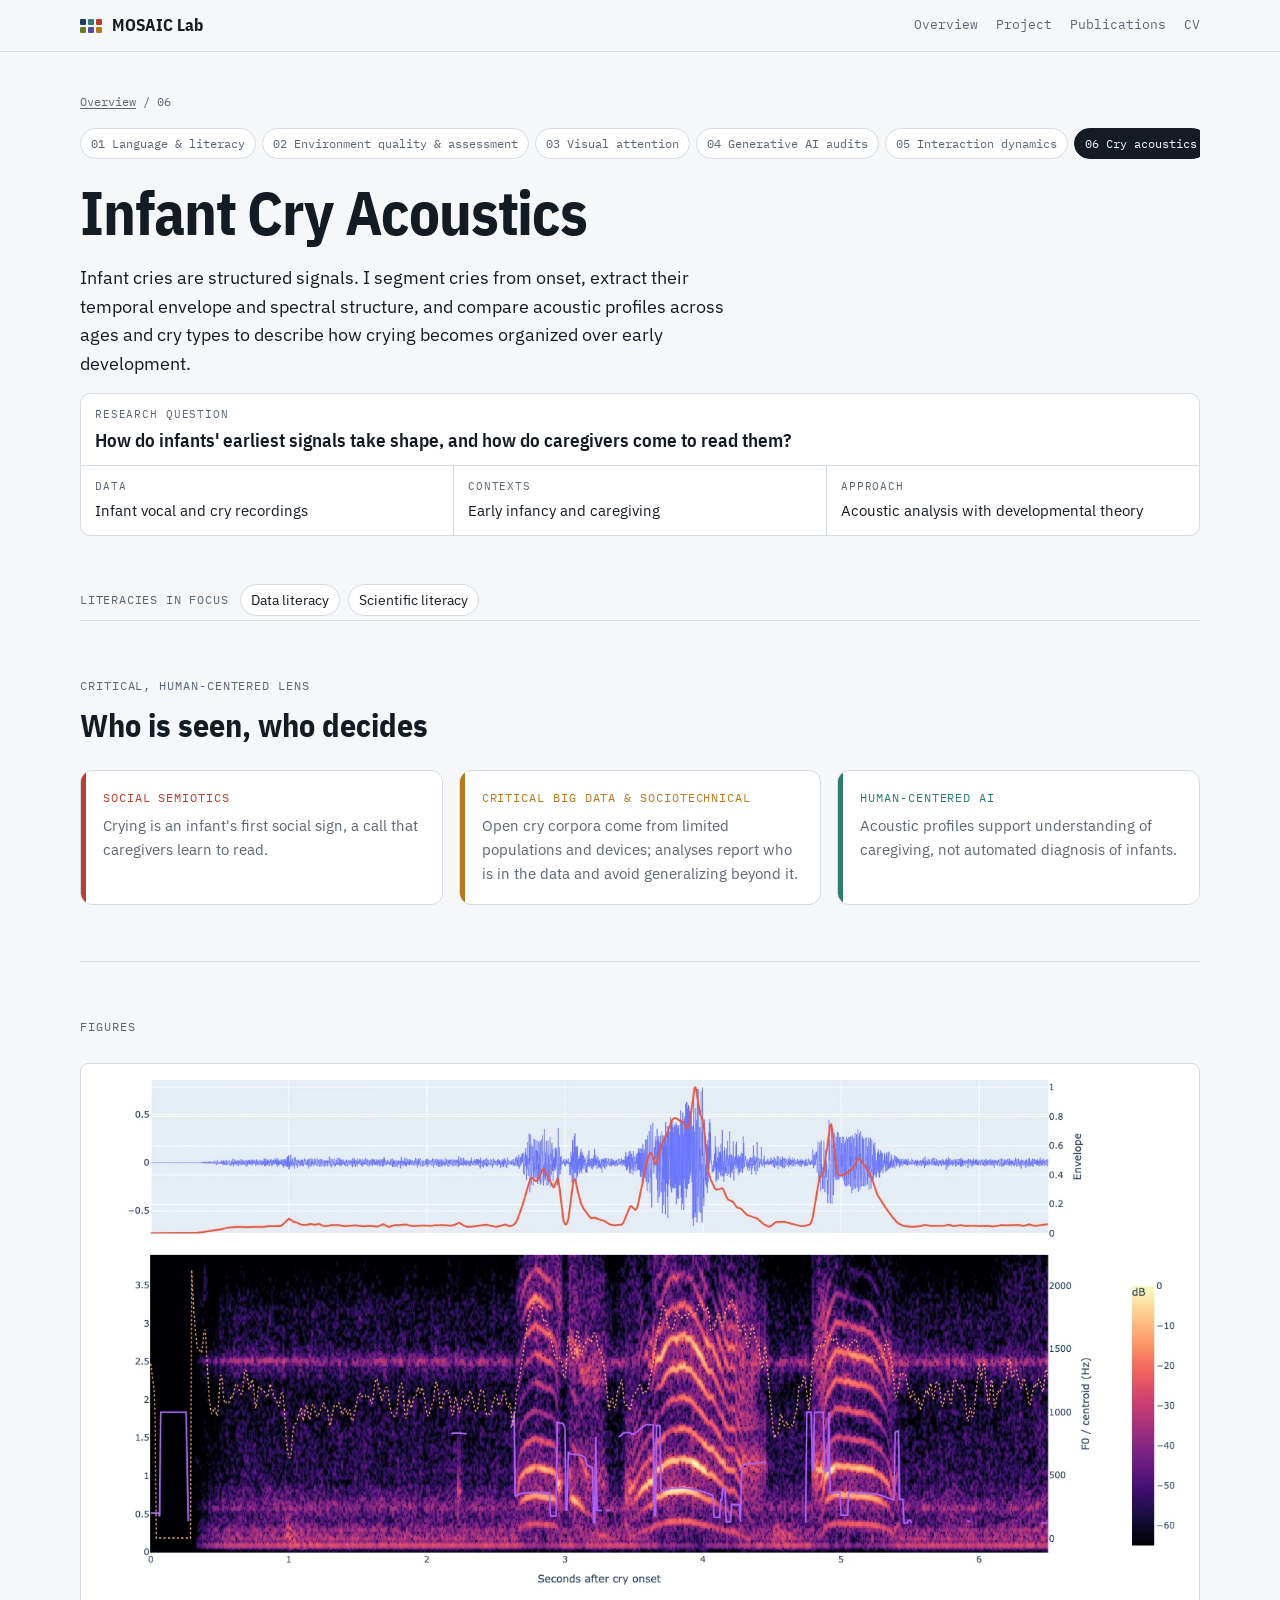
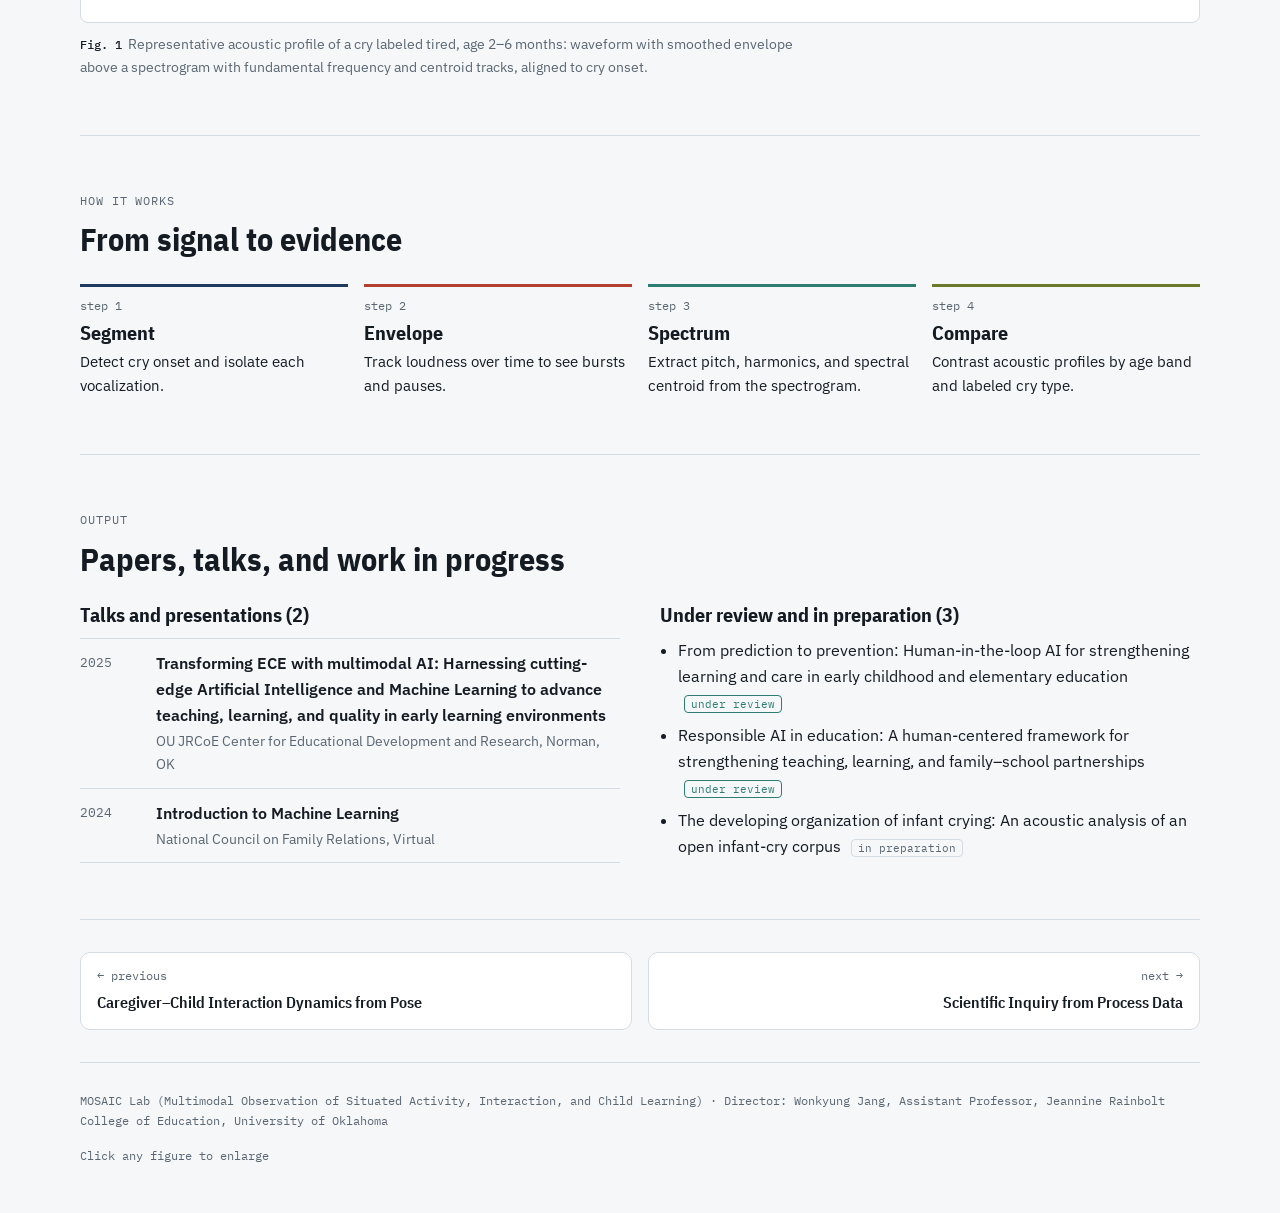
<file: acoustics.html>
<!doctype html>
<html lang="en">
<head>
<meta charset="utf-8">
<meta name="viewport" content="width=device-width, initial-scale=1, viewport-fit=cover">
<title>Cry acoustics · MOSAIC Lab</title>
<meta name="description" content="Signal processing on an open infant-cry corpus: envelopes, spectrograms, and pitch tracks by age and cry type.">
<link rel="preconnect" href="https://fonts.googleapis.com">
<link rel="stylesheet" href="https://fonts.googleapis.com/css2?family=IBM+Plex+Sans+Condensed:wght@500;600;700&family=IBM+Plex+Sans:ital,wght@0,400;0,500;0,600;1,400&family=IBM+Plex+Mono:wght@400;500&display=swap">
<link rel="stylesheet" href="site.css">
</head>
<body>
<header class="bar"><div class="wrap">
<a class="nm" href="index.html"><i aria-hidden="true"><b style="background:var(--navy)"></b><b style="background:var(--teal)"></b><b style="background:var(--brick)"></b><b style="background:var(--olive)"></b><b style="background:var(--violet)"></b><b style="background:var(--ochre)"></b></i>MOSAIC Lab</a>
<nav aria-label="Main"><ul><li><a href="index.html">Overview</a></li><li><a href="snapshot.html">Project</a></li><li><a href="publications.html">Publications</a></li><li><a href="cv.html">CV</a></li></ul></nav></div></header>
<div class="wrap">
<div class="phead"><p class="crumb"><a href="index.html">Overview</a> / 06</p><nav class="subnav" aria-label="Research areas"><a href="language.html">01 Language &amp; literacy</a><a href="quality.html">02 Environment quality &amp; assessment</a><a href="attention.html">03 Visual attention</a><a href="genai.html">04 Generative AI audits</a><a href="interaction.html">05 Interaction dynamics</a><a href="acoustics.html" aria-current="page">06 Cry acoustics</a><a href="inquiry.html">07 Inquiry process data</a><a href="embodiment.html">08 Embodied representation</a><a href="mosaic.html">09 MOSAIC framework</a><a href="trajectories.html">10 Family &amp; community systems</a></nav><h1>Infant Cry Acoustics</h1><p class="lede">Infant cries are structured signals. I segment cries from onset, extract their temporal envelope and spectral structure, and compare acoustic profiles across ages and cry types to describe how crying becomes organized over early development.</p><dl class="spec"><div class="q"><dt>Research question</dt><dd>How do infants' earliest signals take shape, and how do caregivers come to read them?</dd></div><div><dt>Data</dt><dd>Infant vocal and cry recordings</dd></div><div><dt>Contexts</dt><dd>Early infancy and caregiving</dd></div><div><dt>Approach</dt><dd>Acoustic analysis with developmental theory</dd></div></dl></div>
<div class="litbar"><span>Literacies in focus</span><a href="index.html#h-lit">Data literacy</a><a href="index.html#h-lit">Scientific literacy</a></div>
<section aria-labelledby="h-cr"><div class="prose"><p class="lbl">Critical, human-centered lens</p><h2 id="h-cr">Who is seen, who decides</h2></div><div class="cagrid"><div class="ca" style="--c:var(--brick)"><span class="cak">Social semiotics</span><p>Crying is an infant's first social sign, a call that caregivers learn to read.</p></div><div class="ca" style="--c:var(--ochre)"><span class="cak">Critical big data &amp; sociotechnical</span><p>Open cry corpora come from limited populations and devices; analyses report who is in the data and avoid generalizing beyond it.</p></div><div class="ca" style="--c:var(--teal)"><span class="cak">Human-centered AI</span><p>Acoustic profiles support understanding of caregiving, not automated diagnosis of infants.</p></div></div></section>
<section aria-label="Figures"><p class="lbl">Figures</p><div class="figs wide"><figure><button class="plate" type="button" data-zoom="cry-spectrogram.webp" data-cap="Representative acoustic profile of a cry labeled tired, age 2–6 months: waveform with smoothed envelope above a spectrogram with fundamental frequency and centroid tracks, aligned to cry onset."><img src="cry-spectrogram.webp" alt="Waveform, envelope, and spectrogram of an infant cry" width="1484" height="728" loading="lazy"></button><figcaption><b>Fig. 1</b>Representative acoustic profile of a cry labeled tired, age 2–6 months: waveform with smoothed envelope above a spectrogram with fundamental frequency and centroid tracks, aligned to cry onset.</figcaption></figure></div></section>
<section aria-labelledby="h-app"><div class="prose"><p class="lbl">How it works</p><h2 id="h-app">From signal to evidence</h2></div><div class="steps"><div class="step"><span class="k">step 1</span><h3>Segment</h3><p>Detect cry onset and isolate each vocalization.</p></div><div class="step"><span class="k">step 2</span><h3>Envelope</h3><p>Track loudness over time to see bursts and pauses.</p></div><div class="step"><span class="k">step 3</span><h3>Spectrum</h3><p>Extract pitch, harmonics, and spectral centroid from the spectrogram.</p></div><div class="step"><span class="k">step 4</span><h3>Compare</h3><p>Contrast acoustic profiles by age band and labeled cry type.</p></div></div></section>
<section aria-labelledby="h-pp"><div class="prose"><p class="lbl">Output</p><h2 id="h-pp">Papers, talks, and work in progress</h2></div><div class="cols2"><div class="block"><h3>Talks and presentations (2)</h3><ol class="bib"><li><span class="y">2025</span><div><p class="t">Transforming ECE with multimodal AI: Harnessing cutting-edge Artificial Intelligence and Machine Learning to advance teaching, learning, and quality in early learning environments</p><p class="v">OU JRCoE Center for Educational Development and Research, Norman, OK</p></div></li><li><span class="y">2024</span><div><p class="t">Introduction to Machine Learning</p><p class="v">National Council on Family Relations, Virtual</p></div></li></ol></div><div class="block"><h3>Under review and in preparation (3)</h3><ul class="clean"><li>From prediction to prevention: Human-in-the-loop AI for strengthening learning and care in early childhood and elementary education <span class="tag st">under review</span></li><li>Responsible AI in education: A human-centered framework for strengthening teaching, learning, and family–school partnerships <span class="tag st">under review</span></li><li>The developing organization of infant crying: An acoustic analysis of an open infant-cry corpus <span class="tag">in preparation</span></li></ul></div></div></section>
<nav class="pager" aria-label="Previous and next"><a href="interaction.html"><span>← previous</span>Caregiver–Child Interaction Dynamics from Pose</a><a class="nx" href="inquiry.html"><span>next →</span>Scientific Inquiry from Process Data</a></nav>
<footer><span>MOSAIC Lab (Multimodal Observation of Situated Activity, Interaction, and Child Learning) · Director: Wonkyung Jang, Assistant Professor, Jeannine Rainbolt College of Education, University of Oklahoma</span><span>Click any figure to enlarge</span></footer>
</div>
<div class="lb" id="lb" hidden role="dialog" aria-modal="true" aria-label="Figure viewer">
<div class="lbbar"><span id="lbcap"></span><span style="display:flex;gap:8px"><button type="button" id="lbz">Zoom 2×</button><button type="button" id="lbx">Close</button></span></div>
<div class="lbimg"><img id="lbimg" alt=""></div></div>
<script src="site.js"></script>
</body>
</html>
</file>
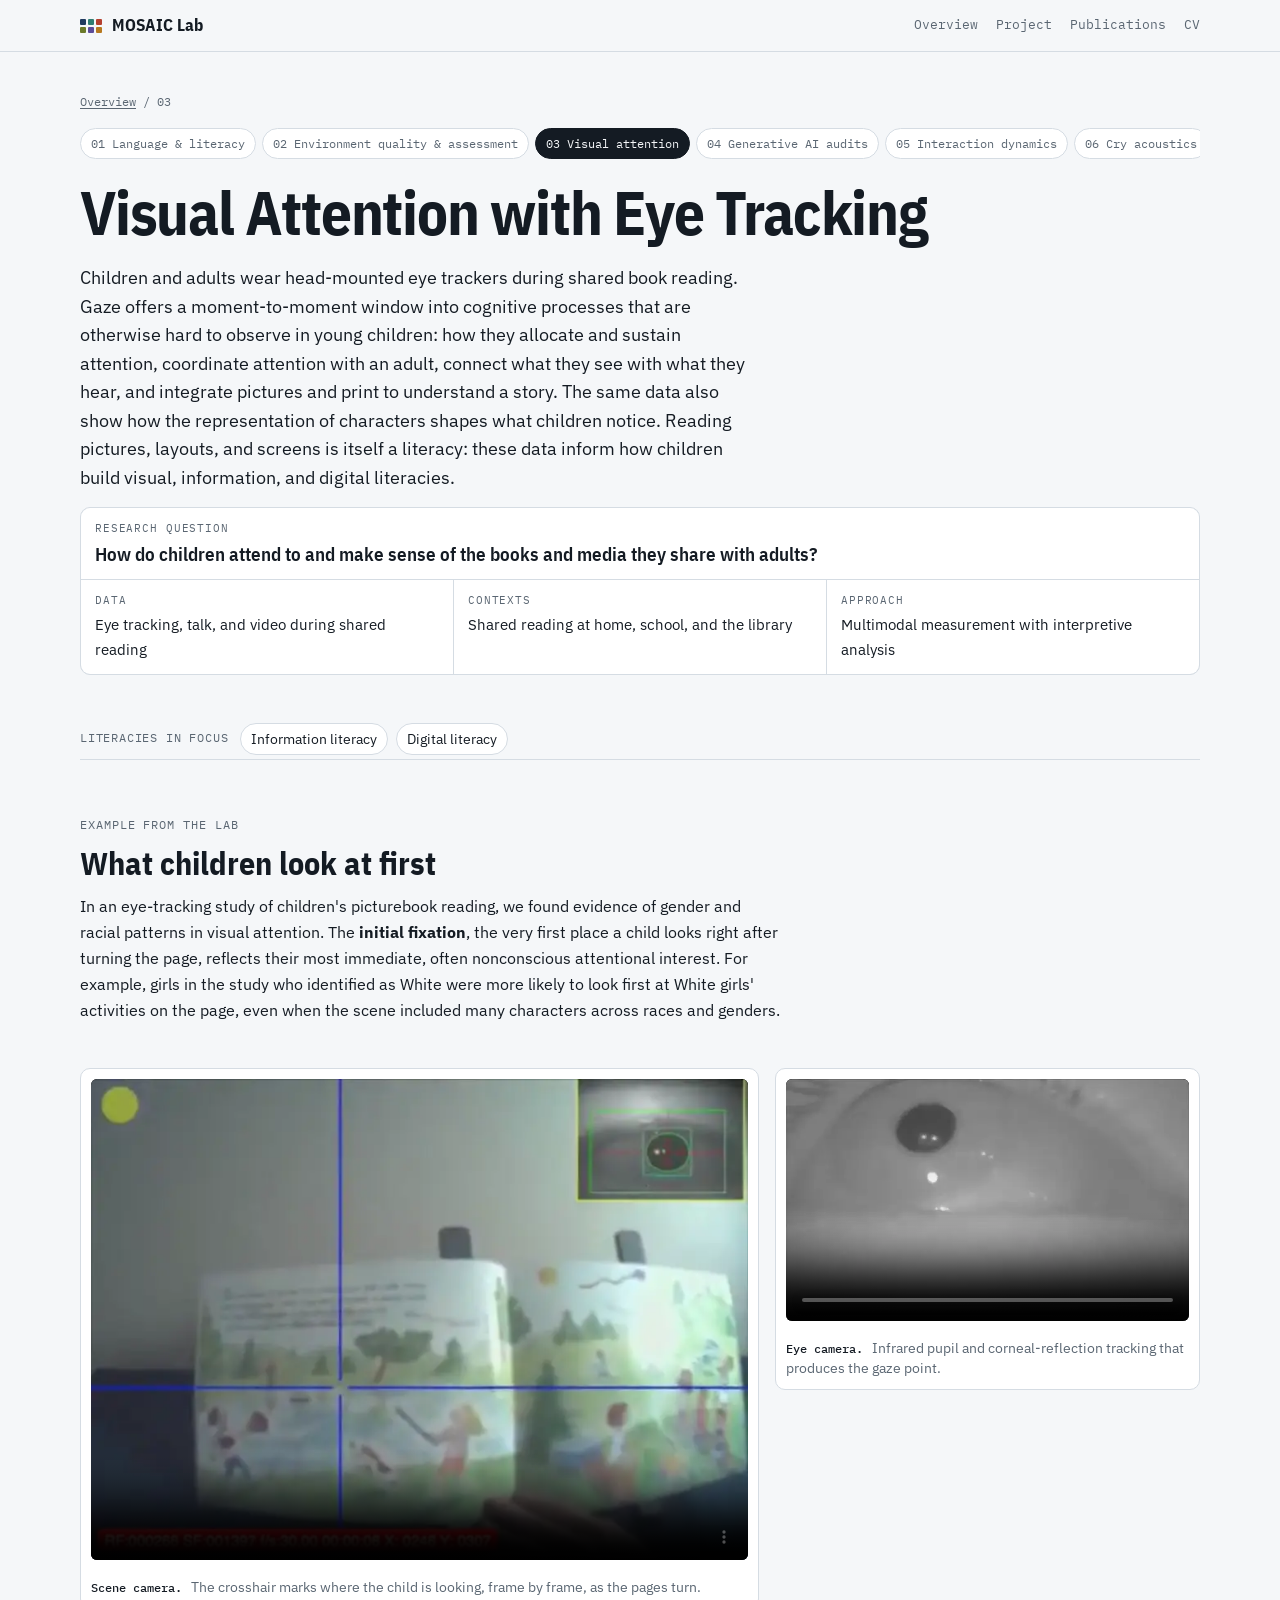
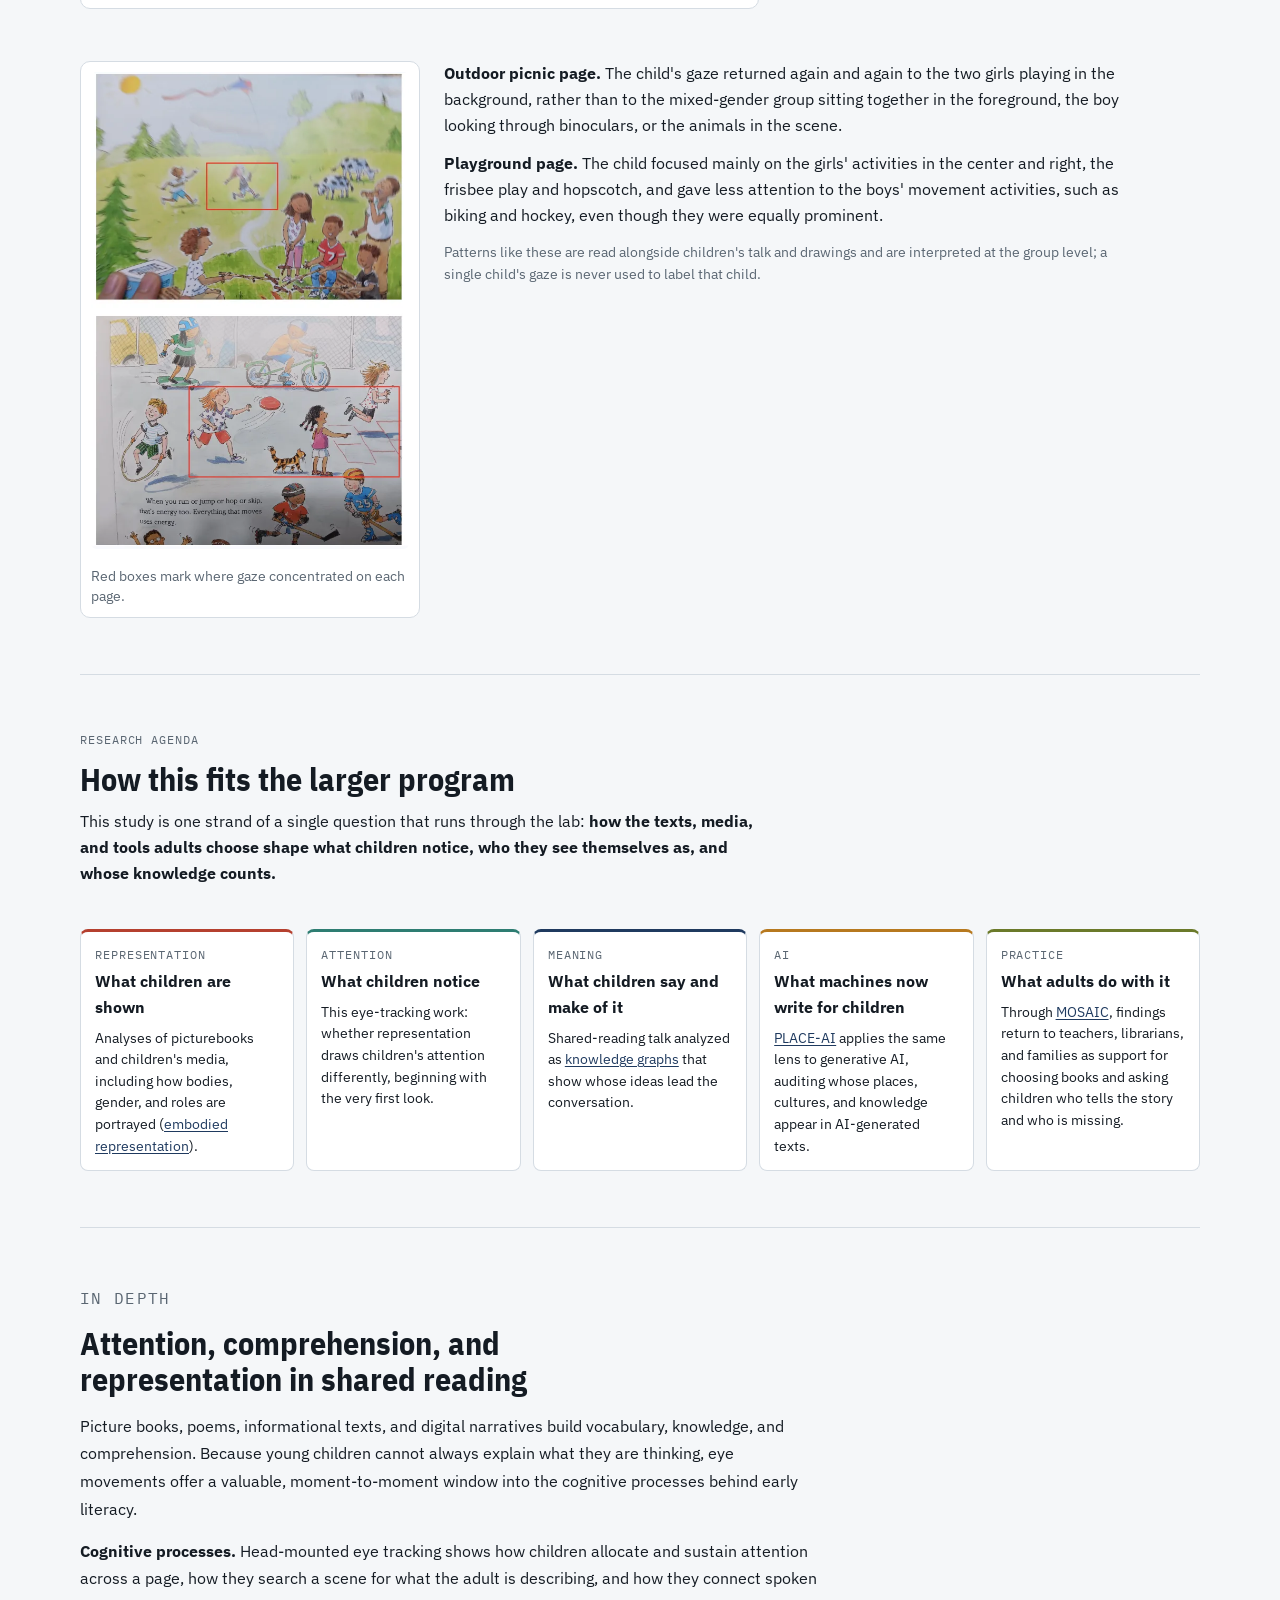
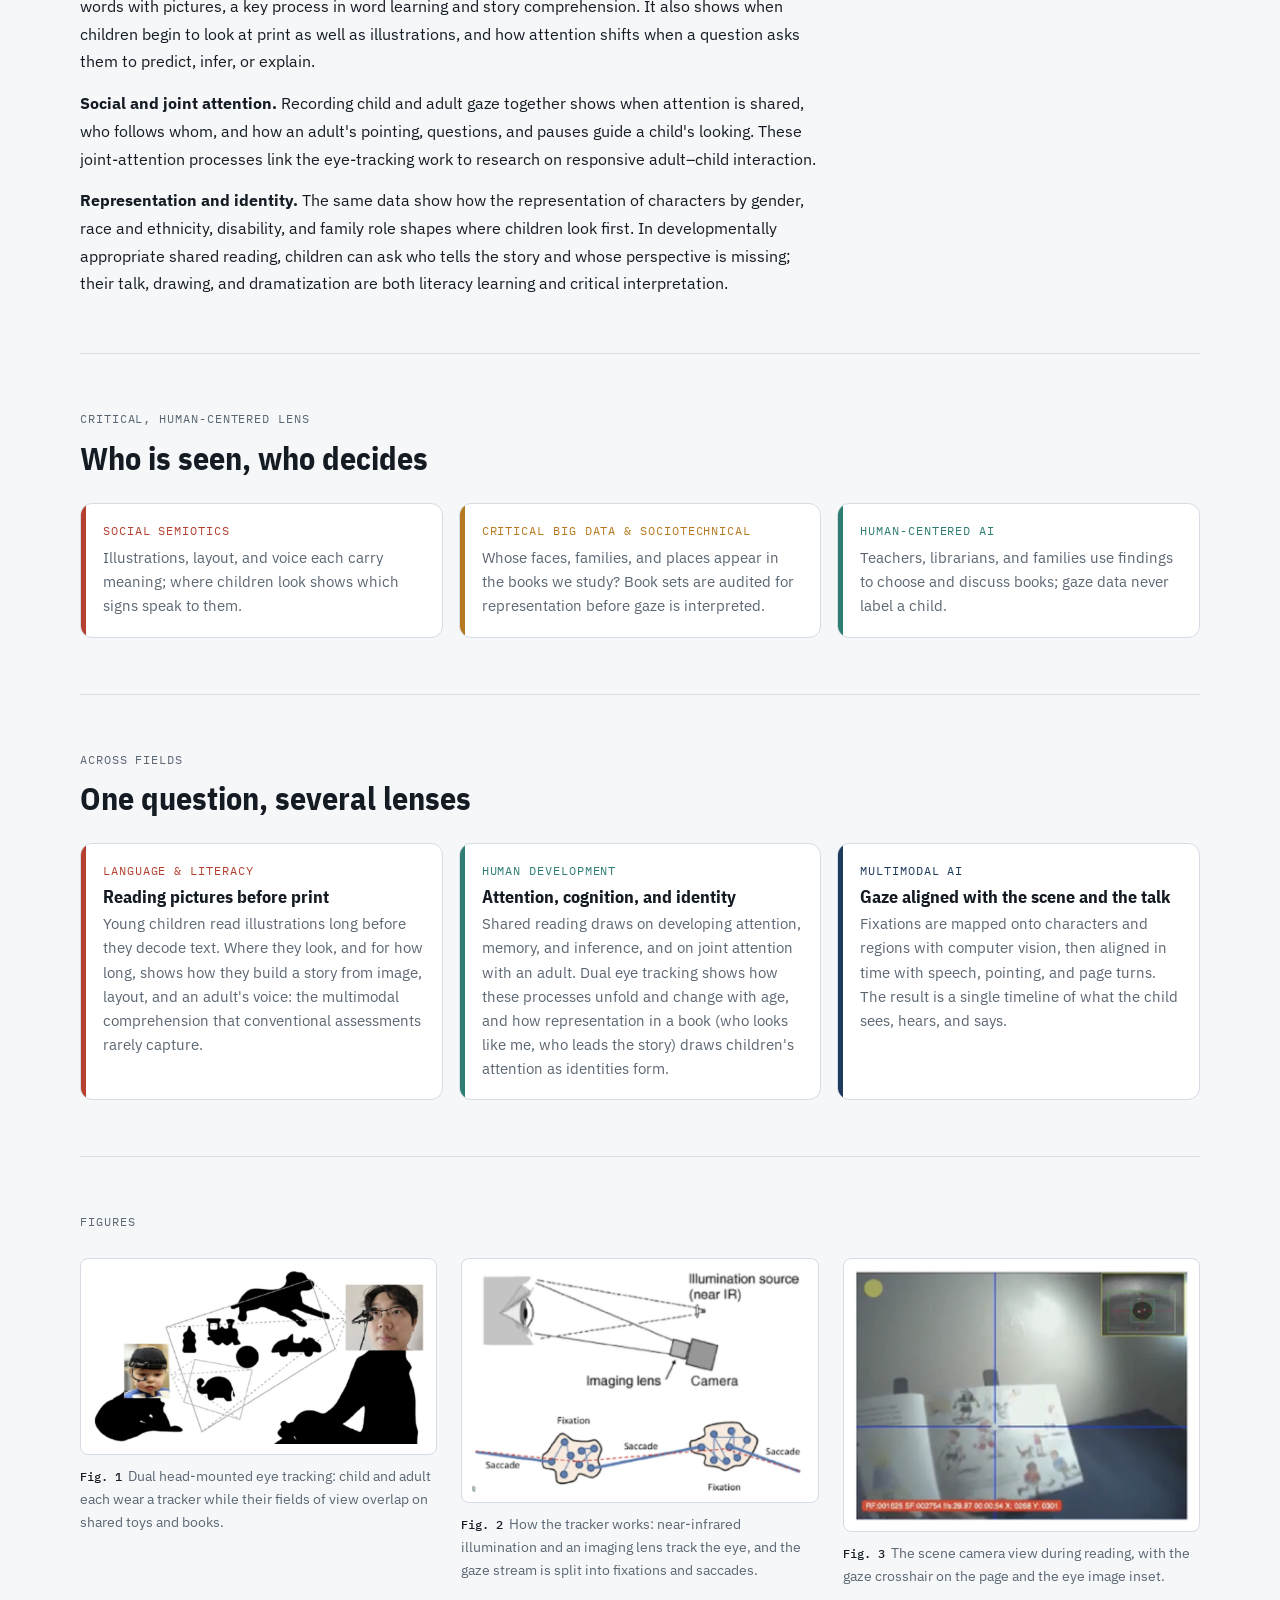
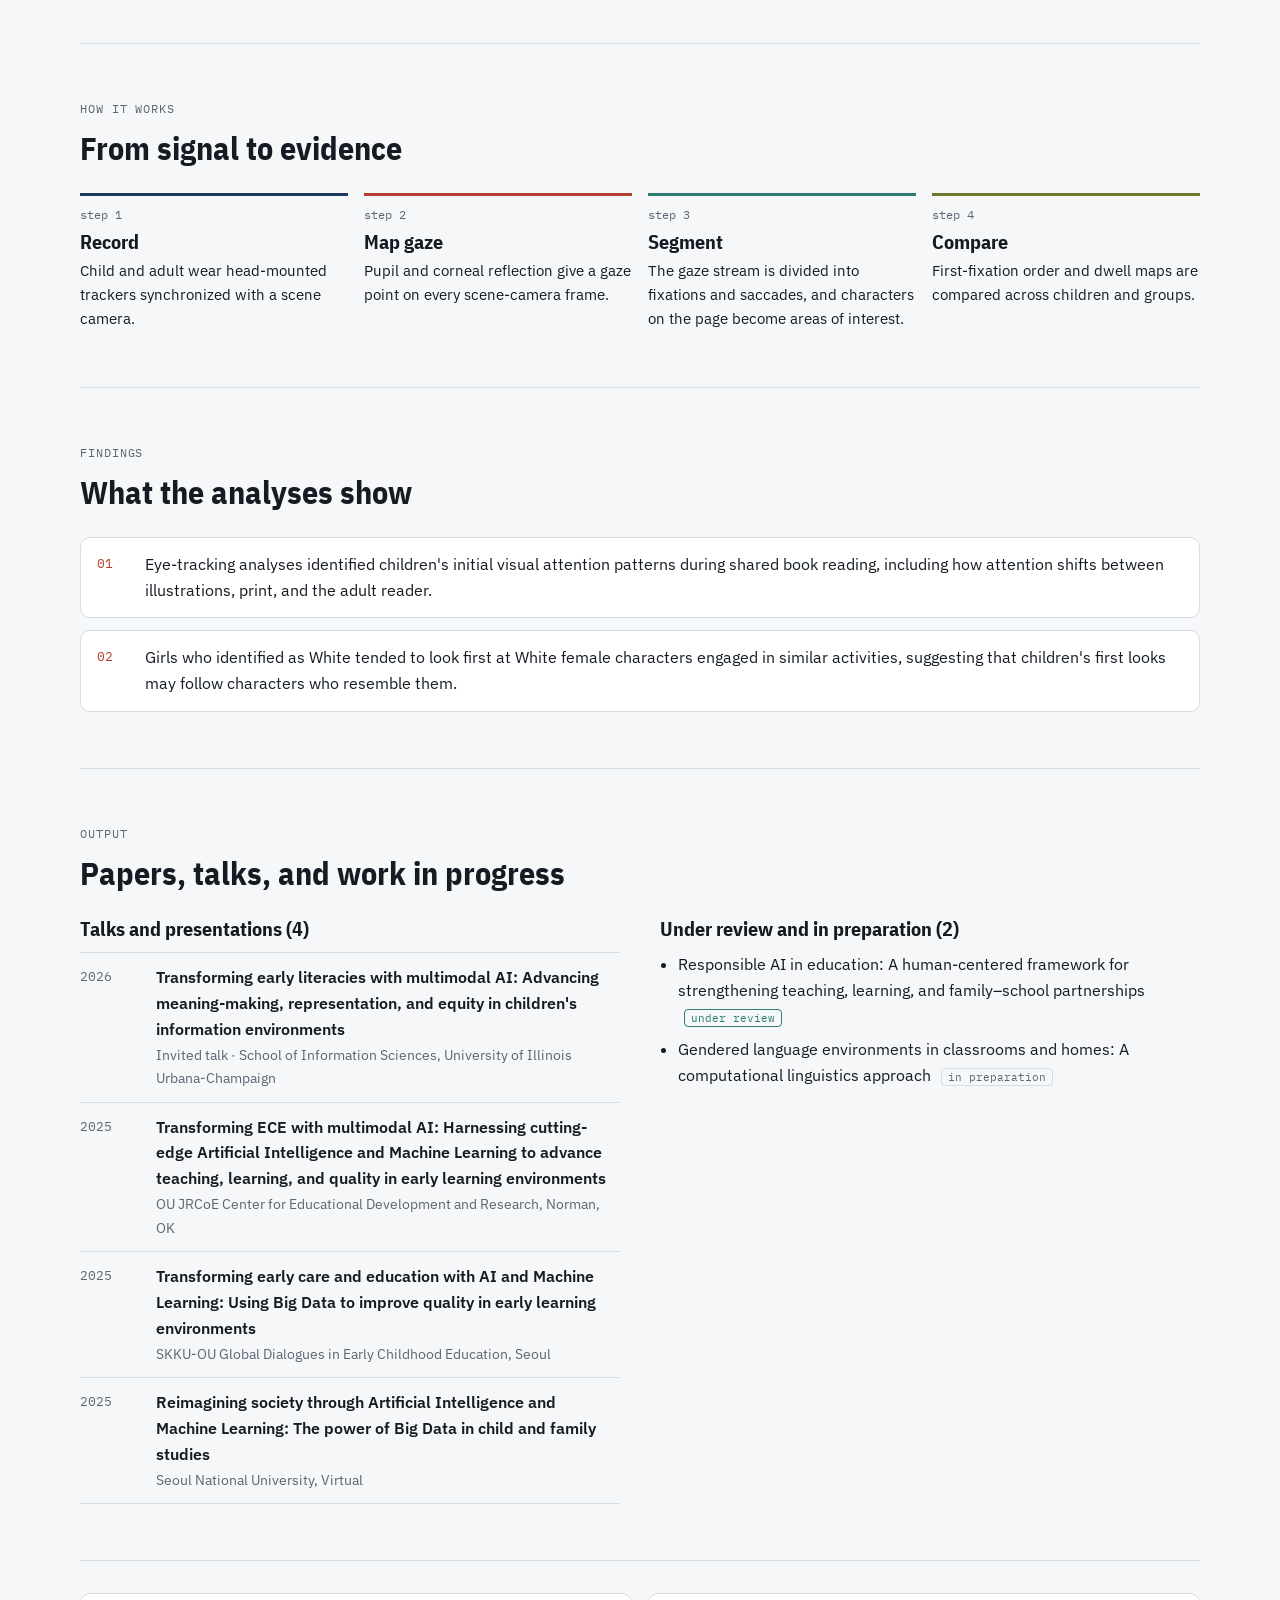
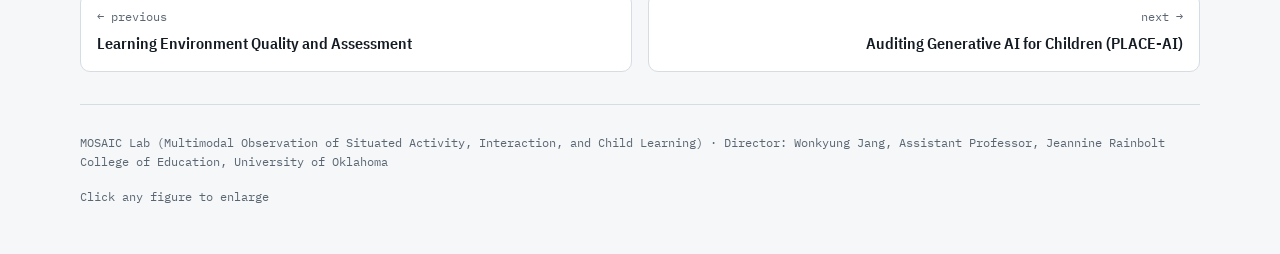
<file: attention.html>
<!doctype html>
<html lang="en">
<head>
<meta charset="utf-8">
<meta name="viewport" content="width=device-width, initial-scale=1, viewport-fit=cover">
<title>Visual attention · MOSAIC Lab</title>
<meta name="description" content="Head-mounted eye tracking during shared book reading: how children allocate attention, integrate pictures, print, and talk, and build understanding, as well as how representation shapes what they notice.">
<link rel="preconnect" href="https://fonts.googleapis.com">
<link rel="stylesheet" href="https://fonts.googleapis.com/css2?family=IBM+Plex+Sans+Condensed:wght@500;600;700&family=IBM+Plex+Sans:ital,wght@0,400;0,500;0,600;1,400&family=IBM+Plex+Mono:wght@400;500&display=swap">
<link rel="stylesheet" href="site.css">
</head>
<body>
<header class="bar"><div class="wrap">
<a class="nm" href="index.html"><i aria-hidden="true"><b style="background:var(--navy)"></b><b style="background:var(--teal)"></b><b style="background:var(--brick)"></b><b style="background:var(--olive)"></b><b style="background:var(--violet)"></b><b style="background:var(--ochre)"></b></i>MOSAIC Lab</a>
<nav aria-label="Main"><ul><li><a href="index.html">Overview</a></li><li><a href="snapshot.html">Project</a></li><li><a href="publications.html">Publications</a></li><li><a href="cv.html">CV</a></li></ul></nav></div></header>
<div class="wrap">
<div class="phead"><p class="crumb"><a href="index.html">Overview</a> / 03</p><nav class="subnav" aria-label="Research areas"><a href="language.html">01 Language &amp; literacy</a><a href="quality.html">02 Environment quality &amp; assessment</a><a href="attention.html" aria-current="page">03 Visual attention</a><a href="genai.html">04 Generative AI audits</a><a href="interaction.html">05 Interaction dynamics</a><a href="acoustics.html">06 Cry acoustics</a><a href="inquiry.html">07 Inquiry process data</a><a href="embodiment.html">08 Embodied representation</a><a href="mosaic.html">09 MOSAIC framework</a><a href="trajectories.html">10 Family &amp; community systems</a></nav><h1>Visual Attention with Eye Tracking</h1><p class="lede">Children and adults wear head-mounted eye trackers during shared book reading. Gaze offers a moment-to-moment window into cognitive processes that are otherwise hard to observe in young children: how they allocate and sustain attention, coordinate attention with an adult, connect what they see with what they hear, and integrate pictures and print to understand a story. The same data also show how the representation of characters shapes what children notice. Reading pictures, layouts, and screens is itself a literacy: these data inform how children build visual, information, and digital literacies.</p><dl class="spec"><div class="q"><dt>Research question</dt><dd>How do children attend to and make sense of the books and media they share with adults?</dd></div><div><dt>Data</dt><dd>Eye tracking, talk, and video during shared reading</dd></div><div><dt>Contexts</dt><dd>Shared reading at home, school, and the library</dd></div><div><dt>Approach</dt><dd>Multimodal measurement with interpretive analysis</dd></div></dl></div>
<div class="litbar"><span>Literacies in focus</span><a href="index.html#h-lit">Information literacy</a><a href="index.html#h-lit">Digital literacy</a></div>
<section aria-labelledby="h-ex"><div class="prose"><p class="lbl">Example from the lab</p><h2 id="h-ex">What children look at first</h2>
<p>In an eye-tracking study of children&#39;s picturebook reading, we found evidence of gender and racial patterns in visual attention. The <b>initial fixation</b>, the very first place a child looks right after turning the page, reflects their most immediate, often nonconscious attentional interest. For example, girls in the study who identified as White were more likely to look first at White girls&#39; activities on the page, even when the scene included many characters across races and genders.</p></div>
<div class="exvid"><figure><video src="eye-scene.mp4" poster="eye-scene-poster.webp" controls muted loop playsinline preload="metadata"></video><figcaption><b>Scene camera.</b> The crosshair marks where the child is looking, frame by frame, as the pages turn.</figcaption></figure>
<figure><video src="eye-camera.mp4" poster="eye-camera-poster.webp" controls muted loop playsinline preload="metadata"></video><figcaption><b>Eye camera.</b> Infrared pupil and corneal-reflection tracking that produces the gaze point.</figcaption></figure></div>
<div class="exrow"><figure class="exfig"><img src="eye-first-fixations.webp" alt="Two picturebook pages with red boxes marking where the child's gaze concentrated: the girls playing in the background of an outdoor picnic scene, and the girls' frisbee and hopscotch play on a playground." loading="lazy"><figcaption>Red boxes mark where gaze concentrated on each page.</figcaption></figure>
<div class="prose exnote"><p><b>Outdoor picnic page.</b> The child&#39;s gaze returned again and again to the two girls playing in the background, rather than to the mixed-gender group sitting together in the foreground, the boy looking through binoculars, or the animals in the scene.</p>
<p><b>Playground page.</b> The child focused mainly on the girls&#39; activities in the center and right, the frisbee play and hopscotch, and gave less attention to the boys&#39; movement activities, such as biking and hockey, even though they were equally prominent.</p>
<p class="exsm">Patterns like these are read alongside children&#39;s talk and drawings and are interpreted at the group level; a single child&#39;s gaze is never used to label that child.</p></div></div></section>
<section aria-labelledby="h-ag"><div class="prose"><p class="lbl">Research agenda</p><h2 id="h-ag">How this fits the larger program</h2>
<p>This study is one strand of a single question that runs through the lab: <b>how the texts, media, and tools adults choose shape what children notice, who they see themselves as, and whose knowledge counts.</b></p></div>
<ol class="agl">
<li><span>Representation</span><b>What children are shown</b><p>Analyses of picturebooks and children&#39;s media, including how bodies, gender, and roles are portrayed (<a href="embodiment.html">embodied representation</a>).</p></li>
<li><span>Attention</span><b>What children notice</b><p>This eye-tracking work: whether representation draws children&#39;s attention differently, beginning with the very first look.</p></li>
<li><span>Meaning</span><b>What children say and make of it</b><p>Shared-reading talk analyzed as <a href="language.html">knowledge graphs</a> that show whose ideas lead the conversation.</p></li>
<li><span>AI</span><b>What machines now write for children</b><p><a href="genai.html">PLACE-AI</a> applies the same lens to generative AI, auditing whose places, cultures, and knowledge appear in AI-generated texts.</p></li>
<li><span>Practice</span><b>What adults do with it</b><p>Through <a href="mosaic.html">MOSAIC</a>, findings return to teachers, librarians, and families as support for choosing books and asking children who tells the story and who is missing.</p></li>
</ol></section>
<section aria-labelledby="h-dt"><div class="prose dtxt"><p class="lbl">In depth</p><h2 id="h-dt">Attention, comprehension, and representation in shared reading</h2><p>Picture books, poems, informational texts, and digital narratives build vocabulary, knowledge, and comprehension. Because young children cannot always explain what they are thinking, eye movements offer a valuable, moment-to-moment window into the cognitive processes behind early literacy.</p><p><b>Cognitive processes.</b> Head-mounted eye tracking shows how children allocate and sustain attention across a page, how they search a scene for what the adult is describing, and how they connect spoken words with pictures, a key process in word learning and story comprehension. It also shows when children begin to look at print as well as illustrations, and how attention shifts when a question asks them to predict, infer, or explain.</p><p><b>Social and joint attention.</b> Recording child and adult gaze together shows when attention is shared, who follows whom, and how an adult&#39;s pointing, questions, and pauses guide a child&#39;s looking. These joint-attention processes link the eye-tracking work to research on responsive adult–child interaction.</p><p><b>Representation and identity.</b> The same data show how the representation of characters by gender, race and ethnicity, disability, and family role shapes where children look first. In developmentally appropriate shared reading, children can ask who tells the story and whose perspective is missing; their talk, drawing, and dramatization are both literacy learning and critical interpretation.</p></div></section>
<section aria-labelledby="h-cr"><div class="prose"><p class="lbl">Critical, human-centered lens</p><h2 id="h-cr">Who is seen, who decides</h2></div><div class="cagrid"><div class="ca" style="--c:var(--brick)"><span class="cak">Social semiotics</span><p>Illustrations, layout, and voice each carry meaning; where children look shows which signs speak to them.</p></div><div class="ca" style="--c:var(--ochre)"><span class="cak">Critical big data &amp; sociotechnical</span><p>Whose faces, families, and places appear in the books we study? Book sets are audited for representation before gaze is interpreted.</p></div><div class="ca" style="--c:var(--teal)"><span class="cak">Human-centered AI</span><p>Teachers, librarians, and families use findings to choose and discuss books; gaze data never label a child.</p></div></div></section>
<section aria-labelledby="h-ln"><div class="prose"><p class="lbl">Across fields</p><h2 id="h-ln">One question, several lenses</h2></div><div class="cagrid lens"><div class="ca" style="--c:var(--brick)"><span class="cak">Language &amp; literacy</span><h3>Reading pictures before print</h3><p>Young children read illustrations long before they decode text. Where they look, and for how long, shows how they build a story from image, layout, and an adult's voice: the multimodal comprehension that conventional assessments rarely capture.</p></div><div class="ca" style="--c:var(--teal)"><span class="cak">Human development</span><h3>Attention, cognition, and identity</h3><p>Shared reading draws on developing attention, memory, and inference, and on joint attention with an adult. Dual eye tracking shows how these processes unfold and change with age, and how representation in a book (who looks like me, who leads the story) draws children's attention as identities form.</p></div><div class="ca" style="--c:var(--navy)"><span class="cak">Multimodal AI</span><h3>Gaze aligned with the scene and the talk</h3><p>Fixations are mapped onto characters and regions with computer vision, then aligned in time with speech, pointing, and page turns. The result is a single timeline of what the child sees, hears, and says.</p></div></div></section>
<section aria-label="Figures"><p class="lbl">Figures</p><div class="figs"><figure><button class="plate" type="button" data-zoom="et-setup.webp" data-cap="Dual head-mounted eye tracking: child and adult each wear a tracker while their fields of view overlap on shared toys and books."><img src="et-setup.webp" alt="Child and adult wearing head-mounted eye trackers with overlapping fields of view" width="992" height="520" loading="lazy"></button><figcaption><b>Fig. 1</b>Dual head-mounted eye tracking: child and adult each wear a tracker while their fields of view overlap on shared toys and books.</figcaption></figure><figure><button class="plate" type="button" data-zoom="et-optics.webp" data-cap="How the tracker works: near-infrared illumination and an imaging lens track the eye, and the gaze stream is split into fixations and saccades."><img src="et-optics.webp" alt="Eye tracker optics and fixation-saccade segmentation" width="732" height="488" loading="lazy"></button><figcaption><b>Fig. 2</b>How the tracker works: near-infrared illumination and an imaging lens track the eye, and the gaze stream is split into fixations and saccades.</figcaption></figure><figure><button class="plate" type="button" data-zoom="et-scene.webp" data-cap="The scene camera view during reading, with the gaze crosshair on the page and the eye image inset."><img src="et-scene.webp" alt="Scene camera frame with gaze crosshair on a picture book" width="548" height="412" loading="lazy"></button><figcaption><b>Fig. 3</b>The scene camera view during reading, with the gaze crosshair on the page and the eye image inset.</figcaption></figure></div></section>
<section aria-labelledby="h-app"><div class="prose"><p class="lbl">How it works</p><h2 id="h-app">From signal to evidence</h2></div><div class="steps"><div class="step"><span class="k">step 1</span><h3>Record</h3><p>Child and adult wear head-mounted trackers synchronized with a scene camera.</p></div><div class="step"><span class="k">step 2</span><h3>Map gaze</h3><p>Pupil and corneal reflection give a gaze point on every scene-camera frame.</p></div><div class="step"><span class="k">step 3</span><h3>Segment</h3><p>The gaze stream is divided into fixations and saccades, and characters on the page become areas of interest.</p></div><div class="step"><span class="k">step 4</span><h3>Compare</h3><p>First-fixation order and dwell maps are compared across children and groups.</p></div></div></section>
<section aria-labelledby="h-fd"><div class="prose"><p class="lbl">Findings</p><h2 id="h-fd">What the analyses show</h2></div><div class="findings"><div class="finding"><p>Eye-tracking analyses identified children's initial visual attention patterns during shared book reading, including how attention shifts between illustrations, print, and the adult reader.</p></div><div class="finding"><p>Girls who identified as White tended to look first at White female characters engaged in similar activities, suggesting that children&#39;s first looks may follow characters who resemble them.</p></div></div></section>
<section aria-labelledby="h-pp"><div class="prose"><p class="lbl">Output</p><h2 id="h-pp">Papers, talks, and work in progress</h2></div><div class="cols2"><div class="block"><h3>Talks and presentations (4)</h3><ol class="bib"><li><span class="y">2026</span><div><p class="t">Transforming early literacies with multimodal AI: Advancing meaning-making, representation, and equity in children&#39;s information environments</p><p class="v">Invited talk · School of Information Sciences, University of Illinois Urbana-Champaign</p></div></li><li><span class="y">2025</span><div><p class="t">Transforming ECE with multimodal AI: Harnessing cutting-edge Artificial Intelligence and Machine Learning to advance teaching, learning, and quality in early learning environments</p><p class="v">OU JRCoE Center for Educational Development and Research, Norman, OK</p></div></li><li><span class="y">2025</span><div><p class="t">Transforming early care and education with AI and Machine Learning: Using Big Data to improve quality in early learning environments</p><p class="v">SKKU-OU Global Dialogues in Early Childhood Education, Seoul</p></div></li><li><span class="y">2025</span><div><p class="t">Reimagining society through Artificial Intelligence and Machine Learning: The power of Big Data in child and family studies</p><p class="v">Seoul National University, Virtual</p></div></li></ol></div><div class="block"><h3>Under review and in preparation (2)</h3><ul class="clean"><li>Responsible AI in education: A human-centered framework for strengthening teaching, learning, and family–school partnerships <span class="tag st">under review</span></li><li>Gendered language environments in classrooms and homes: A computational linguistics approach <span class="tag">in preparation</span></li></ul></div></div></section>
<nav class="pager" aria-label="Previous and next"><a href="quality.html"><span>← previous</span>Learning Environment Quality and Assessment</a><a class="nx" href="genai.html"><span>next →</span>Auditing Generative AI for Children (PLACE-AI)</a></nav>
<footer><span>MOSAIC Lab (Multimodal Observation of Situated Activity, Interaction, and Child Learning) · Director: Wonkyung Jang, Assistant Professor, Jeannine Rainbolt College of Education, University of Oklahoma</span><span>Click any figure to enlarge</span></footer>
</div>
<div class="lb" id="lb" hidden role="dialog" aria-modal="true" aria-label="Figure viewer">
<div class="lbbar"><span id="lbcap"></span><span style="display:flex;gap:8px"><button type="button" id="lbz">Zoom 2×</button><button type="button" id="lbx">Close</button></span></div>
<div class="lbimg"><img id="lbimg" alt=""></div></div>
<script src="site.js"></script>
</body>
</html>
</file>
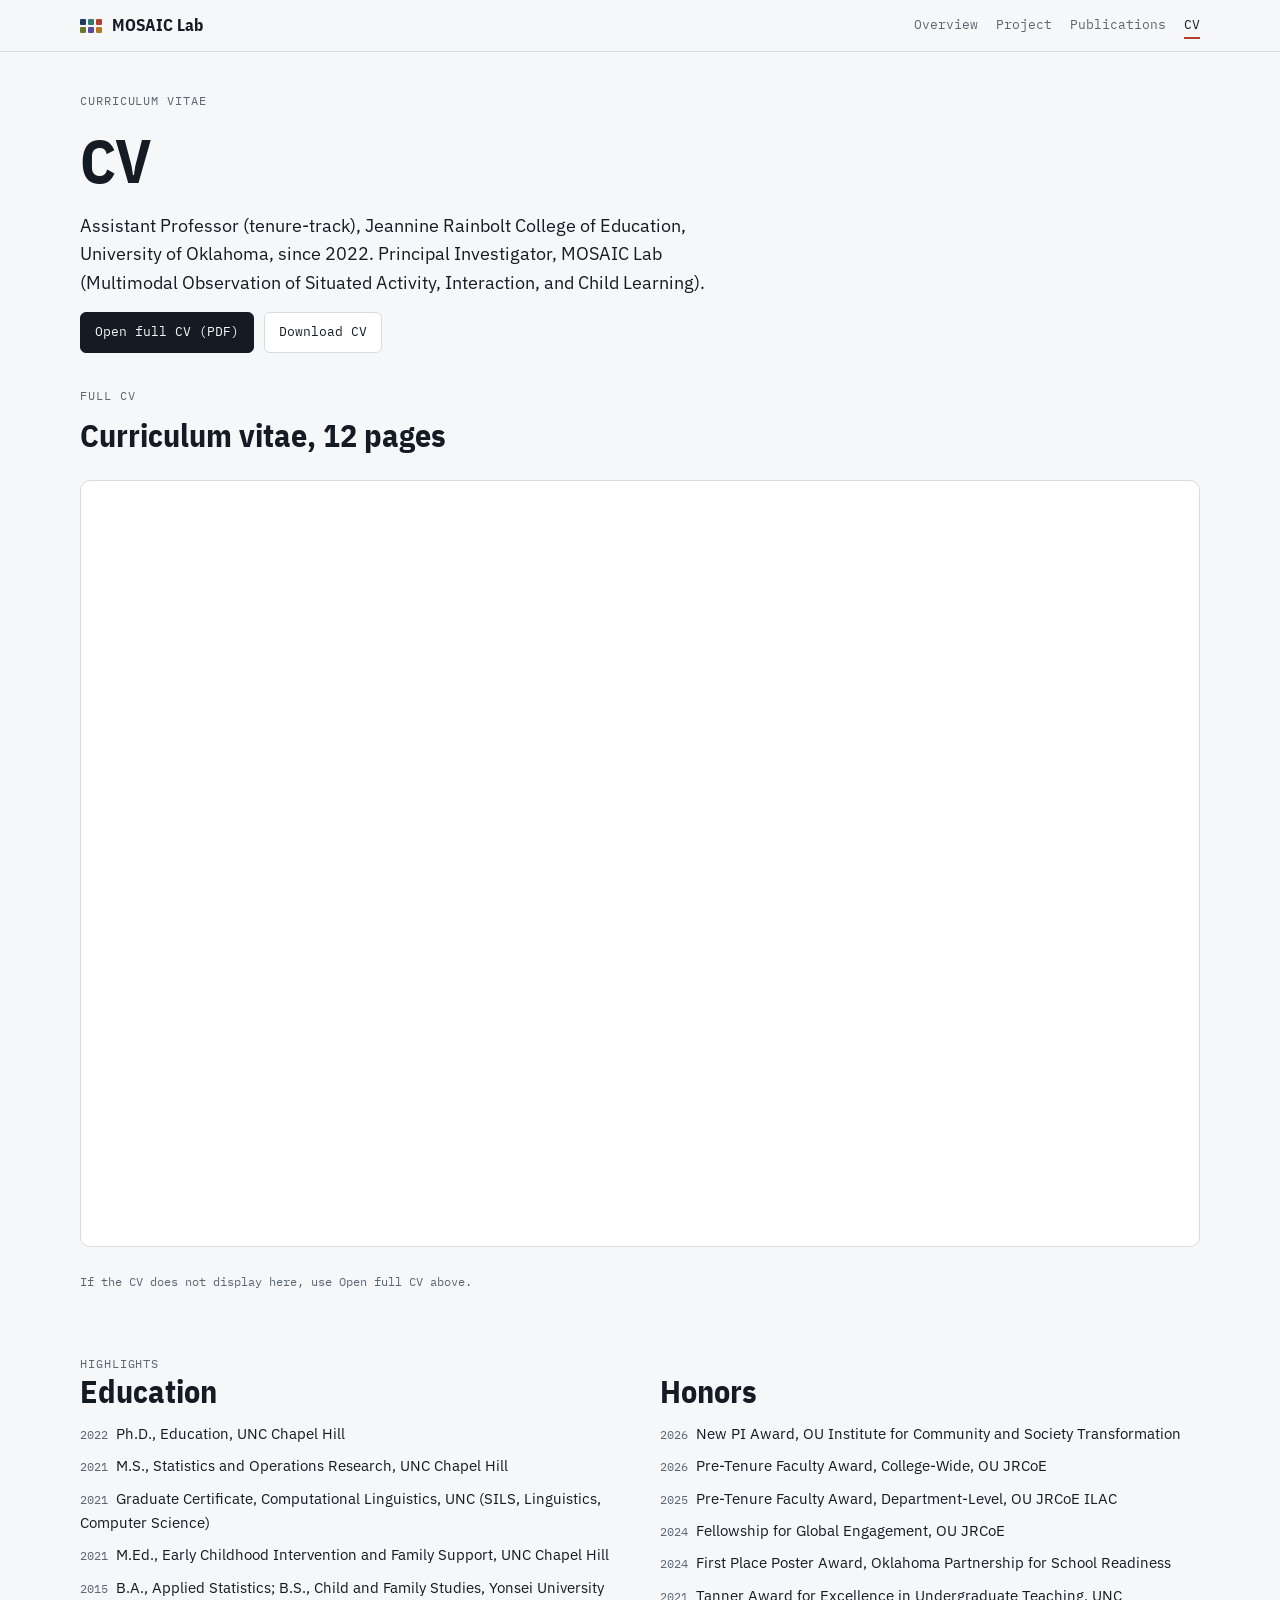
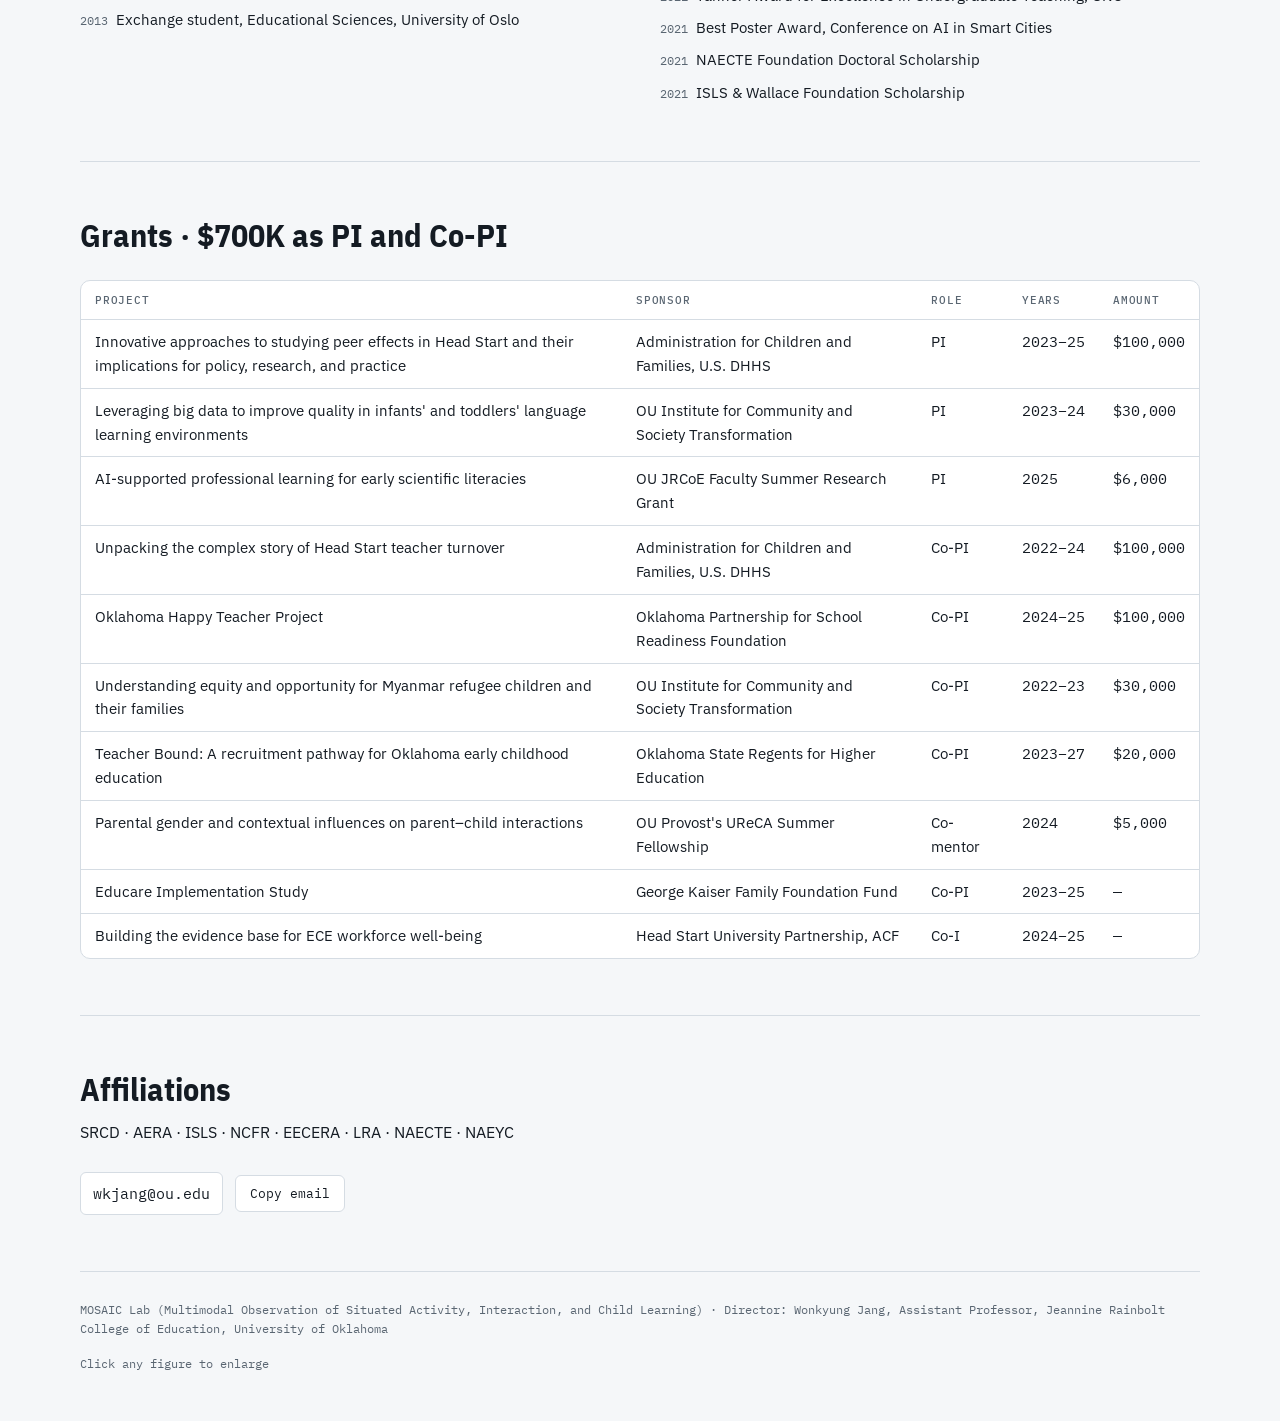
<file: cv.html>
<!doctype html>
<html lang="en">
<head>
<meta charset="utf-8">
<meta name="viewport" content="width=device-width, initial-scale=1, viewport-fit=cover">
<title>CV · Wonkyung Jang · MOSAIC Lab</title>
<meta name="description" content="Curriculum vitae.">
<link rel="preconnect" href="https://fonts.googleapis.com">
<link rel="stylesheet" href="https://fonts.googleapis.com/css2?family=IBM+Plex+Sans+Condensed:wght@500;600;700&family=IBM+Plex+Sans:ital,wght@0,400;0,500;0,600;1,400&family=IBM+Plex+Mono:wght@400;500&display=swap">
<link rel="stylesheet" href="site.css">
</head>
<body>
<header class="bar"><div class="wrap">
<a class="nm" href="index.html"><i aria-hidden="true"><b style="background:var(--navy)"></b><b style="background:var(--teal)"></b><b style="background:var(--brick)"></b><b style="background:var(--olive)"></b><b style="background:var(--violet)"></b><b style="background:var(--ochre)"></b></i>MOSAIC Lab</a>
<nav aria-label="Main"><ul><li><a href="index.html">Overview</a></li><li><a href="snapshot.html">Project</a></li><li><a href="publications.html">Publications</a></li><li><a href="cv.html" aria-current="page">CV</a></li></ul></nav></div></header>
<div class="wrap">
<div class="phead"><p class="lbl">Curriculum vitae</p><h1>CV</h1><p class="lede">Assistant Professor (tenure-track), Jeannine Rainbolt College of Education, University of Oklahoma, since 2022. Principal Investigator, MOSAIC Lab (Multimodal Observation of Situated Activity, Interaction, and Child Learning).</p>
<div class="cta"><a class="btn pri" href="Jang_CV.pdf" target="_blank" rel="noopener">Open full CV (PDF)</a><a class="btn" href="Jang_CV.pdf" download>Download CV</a></div></div>
<section aria-labelledby="h-pdf" style="border-top:0;padding-top:0"><div class="prose"><p class="lbl">Full CV</p><h2 id="h-pdf">Curriculum vitae, 12 pages</h2></div>
<div class="pdfbox"><iframe src="Jang_CV.pdf#view=FitH" title="Wonkyung Jang curriculum vitae (PDF)" loading="lazy"></iframe></div>
<p class="note">If the CV does not display here, use Open full CV above.</p></section>
<div class="prose" style="padding-top:8px"><p class="lbl">Highlights</p></div>
<section aria-labelledby="h-ed" style="border-top:0;padding-top:0"><div class="cols2">
<div class="block"><h2 id="h-ed">Education</h2><ul class="list">
<li><span>2022</span>Ph.D., Education, UNC Chapel Hill</li>
<li><span>2021</span>M.S., Statistics and Operations Research, UNC Chapel Hill</li>
<li><span>2021</span>Graduate Certificate, Computational Linguistics, UNC (SILS, Linguistics, Computer Science)</li>
<li><span>2021</span>M.Ed., Early Childhood Intervention and Family Support, UNC Chapel Hill</li>
<li><span>2015</span>B.A., Applied Statistics; B.S., Child and Family Studies, Yonsei University</li>
<li><span>2013</span>Exchange student, Educational Sciences, University of Oslo</li></ul></div>
<div class="block"><h2>Honors</h2><ul class="list">
<li><span>2026</span>New PI Award, OU Institute for Community and Society Transformation</li>
<li><span>2026</span>Pre-Tenure Faculty Award, College-Wide, OU JRCoE</li>
<li><span>2025</span>Pre-Tenure Faculty Award, Department-Level, OU JRCoE ILAC</li>
<li><span>2024</span>Fellowship for Global Engagement, OU JRCoE</li>
<li><span>2024</span>First Place Poster Award, Oklahoma Partnership for School Readiness</li>
<li><span>2021</span>Tanner Award for Excellence in Undergraduate Teaching, UNC</li>
<li><span>2021</span>Best Poster Award, Conference on AI in Smart Cities</li>
<li><span>2021</span>NAECTE Foundation Doctoral Scholarship</li>
<li><span>2021</span>ISLS &amp; Wallace Foundation Scholarship</li></ul></div></div></section>
<section aria-labelledby="h-gr"><div class="prose"><h2 id="h-gr">Grants · $700K as PI and Co-PI</h2></div>
<div class="tbl"><table><thead><tr><th>Project</th><th>Sponsor</th><th>Role</th><th>Years</th><th>Amount</th></tr></thead><tbody>
<tr><td>Innovative approaches to studying peer effects in Head Start and their implications for policy, research, and practice</td><td>Administration for Children and Families, U.S. DHHS</td><td>PI</td><td class='num'>2023–25</td><td class='num'>$100,000</td></tr><tr><td>Leveraging big data to improve quality in infants' and toddlers' language learning environments</td><td>OU Institute for Community and Society Transformation</td><td>PI</td><td class='num'>2023–24</td><td class='num'>$30,000</td></tr><tr><td>AI-supported professional learning for early scientific literacies</td><td>OU JRCoE Faculty Summer Research Grant</td><td>PI</td><td class='num'>2025</td><td class='num'>$6,000</td></tr><tr><td>Unpacking the complex story of Head Start teacher turnover</td><td>Administration for Children and Families, U.S. DHHS</td><td>Co-PI</td><td class='num'>2022–24</td><td class='num'>$100,000</td></tr><tr><td>Oklahoma Happy Teacher Project</td><td>Oklahoma Partnership for School Readiness Foundation</td><td>Co-PI</td><td class='num'>2024–25</td><td class='num'>$100,000</td></tr><tr><td>Understanding equity and opportunity for Myanmar refugee children and their families</td><td>OU Institute for Community and Society Transformation</td><td>Co-PI</td><td class='num'>2022–23</td><td class='num'>$30,000</td></tr><tr><td>Teacher Bound: A recruitment pathway for Oklahoma early childhood education</td><td>Oklahoma State Regents for Higher Education</td><td>Co-PI</td><td class='num'>2023–27</td><td class='num'>$20,000</td></tr><tr><td>Parental gender and contextual influences on parent–child interactions</td><td>OU Provost's UReCA Summer Fellowship</td><td>Co-mentor</td><td class='num'>2024</td><td class='num'>$5,000</td></tr><tr><td>Educare Implementation Study</td><td>George Kaiser Family Foundation Fund</td><td>Co-PI</td><td class='num'>2023–25</td><td class='num'>—</td></tr><tr><td>Building the evidence base for ECE workforce well-being</td><td>Head Start University Partnership, ACF</td><td>Co-I</td><td class='num'>2024–25</td><td class='num'>—</td></tr>
</tbody></table></div></section>
<section aria-labelledby="h-af"><div class="prose"><h2 id="h-af">Affiliations</h2><p>SRCD · AERA · ISLS · NCFR · EECERA · LRA · NAECTE · NAEYC</p></div>
<div class="contact"><code id="email">wkjang@ou.edu</code><button class="btn" type="button" id="copy">Copy email</button></div></section>
<footer><span>MOSAIC Lab (Multimodal Observation of Situated Activity, Interaction, and Child Learning) · Director: Wonkyung Jang, Assistant Professor, Jeannine Rainbolt College of Education, University of Oklahoma</span><span>Click any figure to enlarge</span></footer>
</div>
<div class="lb" id="lb" hidden role="dialog" aria-modal="true" aria-label="Figure viewer">
<div class="lbbar"><span id="lbcap"></span><span style="display:flex;gap:8px"><button type="button" id="lbz">Zoom 2×</button><button type="button" id="lbx">Close</button></span></div>
<div class="lbimg"><img id="lbimg" alt=""></div></div>
<script src="site.js"></script>
</body>
</html>
</file>
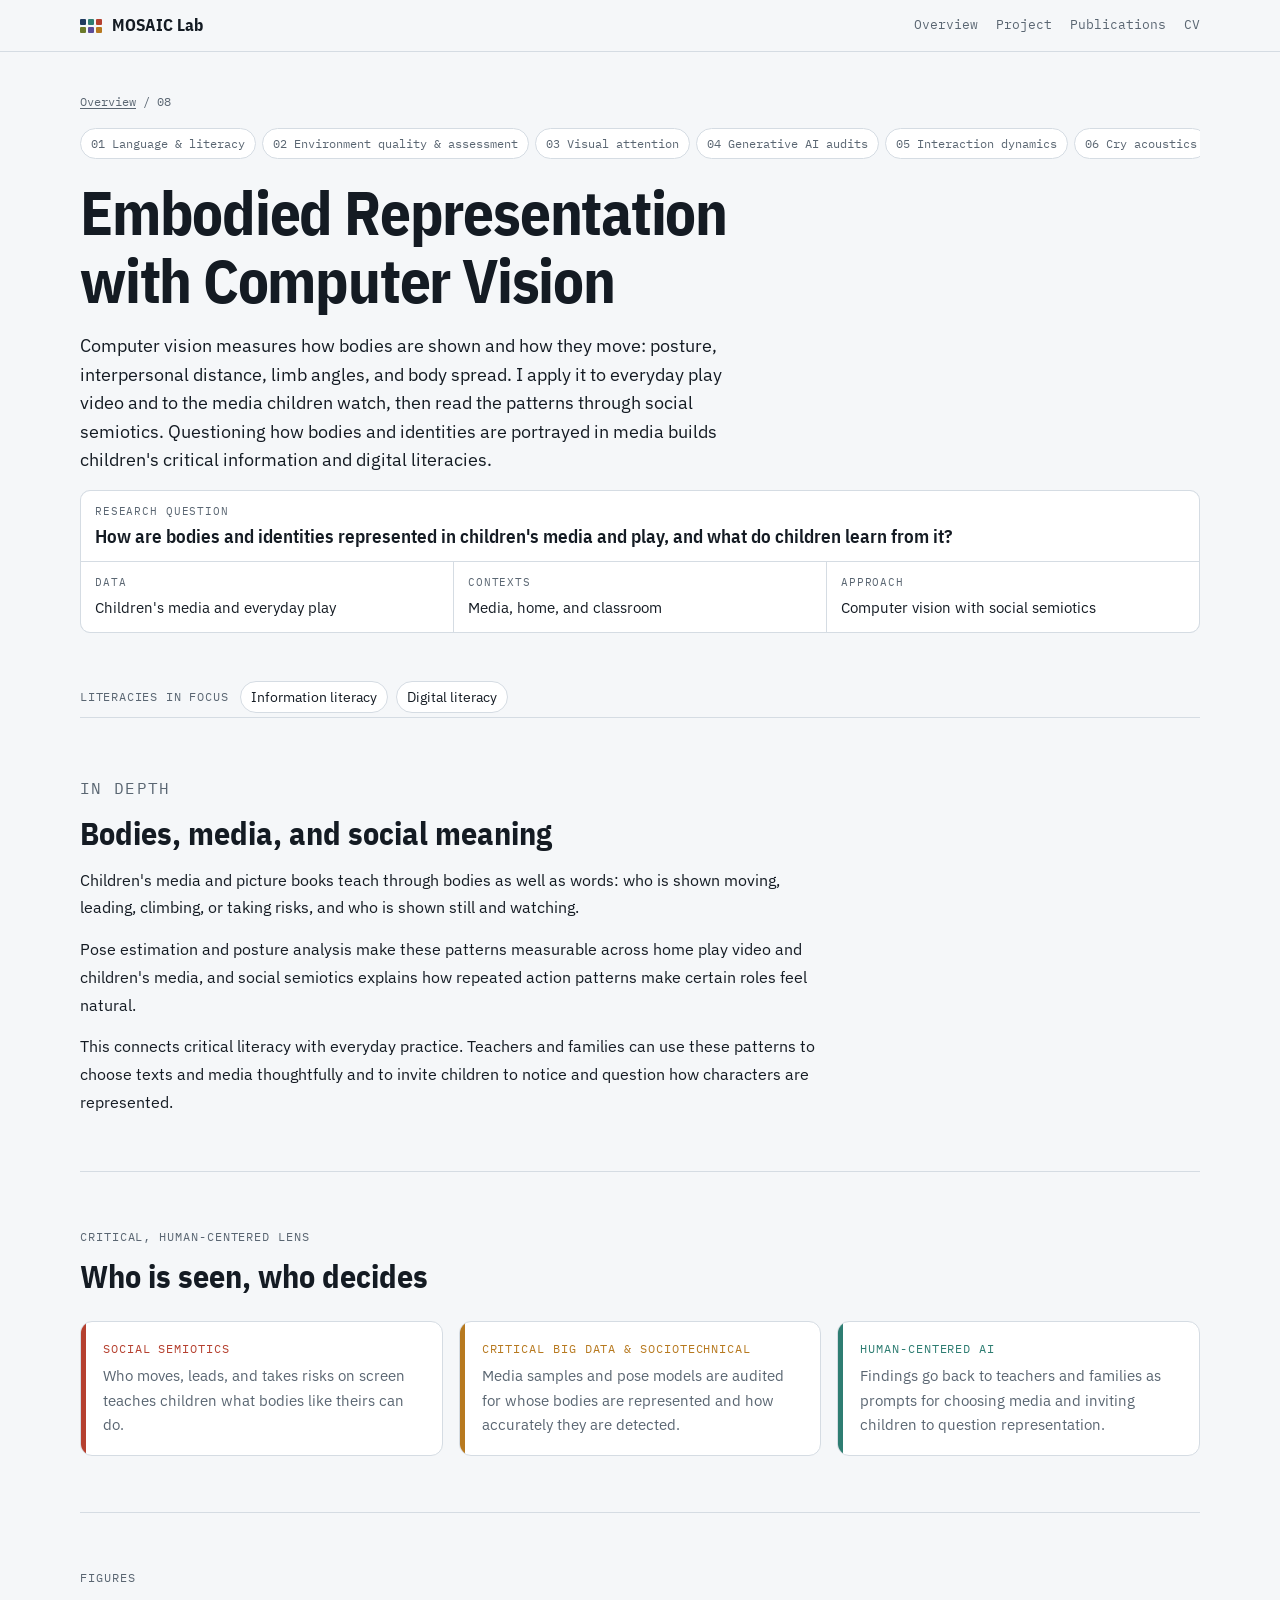
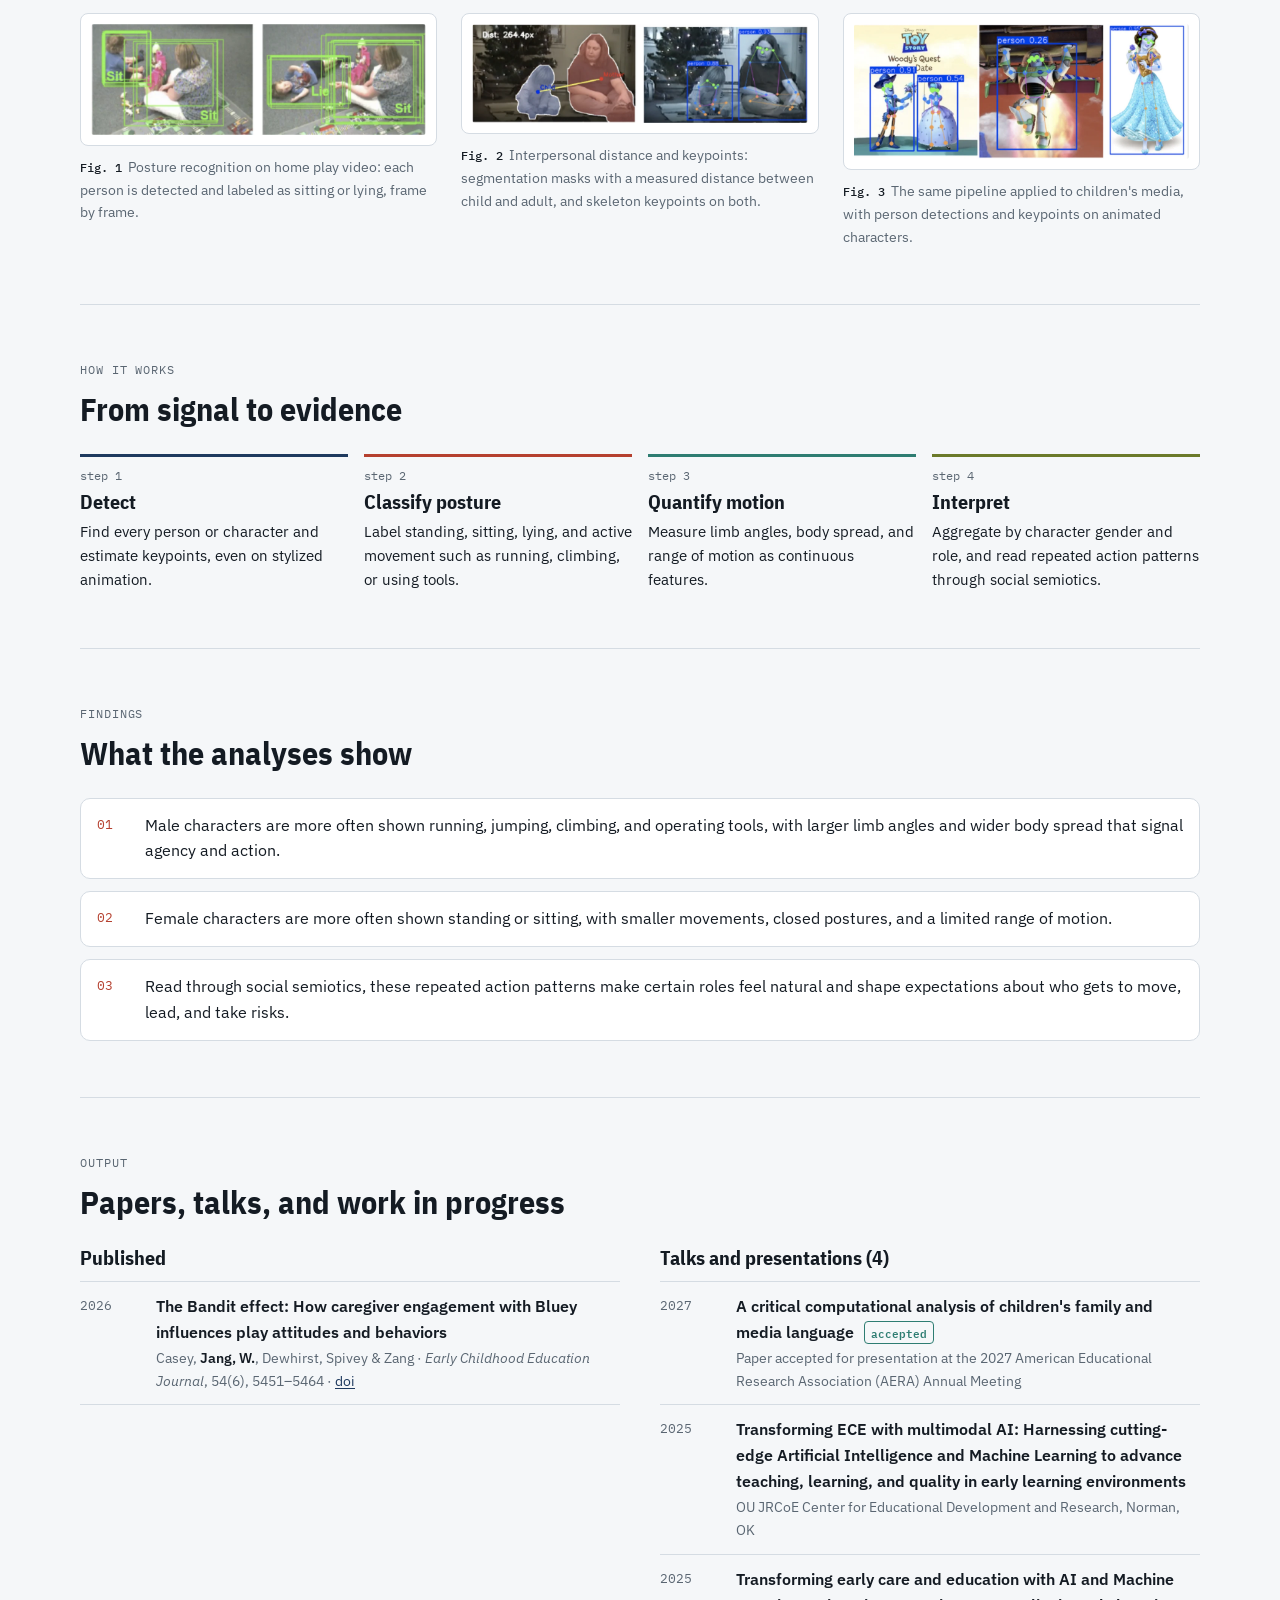
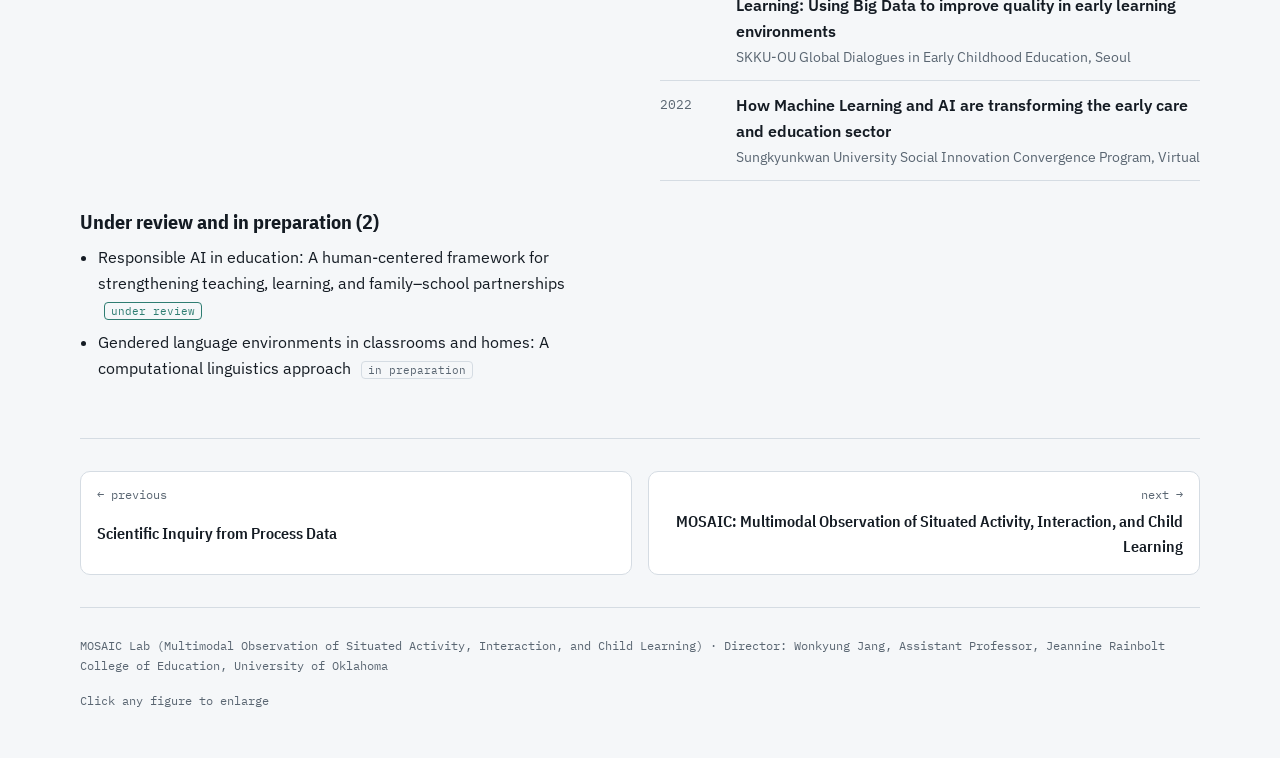
<file: embodiment.html>
<!doctype html>
<html lang="en">
<head>
<meta charset="utf-8">
<meta name="viewport" content="width=device-width, initial-scale=1, viewport-fit=cover">
<title>Embodied representation · MOSAIC Lab</title>
<meta name="description" content="Pose and posture analysis of home play and children&#x27;s media, showing who is depicted as moving, leading, and taking risks.">
<link rel="preconnect" href="https://fonts.googleapis.com">
<link rel="stylesheet" href="https://fonts.googleapis.com/css2?family=IBM+Plex+Sans+Condensed:wght@500;600;700&family=IBM+Plex+Sans:ital,wght@0,400;0,500;0,600;1,400&family=IBM+Plex+Mono:wght@400;500&display=swap">
<link rel="stylesheet" href="site.css">
</head>
<body>
<header class="bar"><div class="wrap">
<a class="nm" href="index.html"><i aria-hidden="true"><b style="background:var(--navy)"></b><b style="background:var(--teal)"></b><b style="background:var(--brick)"></b><b style="background:var(--olive)"></b><b style="background:var(--violet)"></b><b style="background:var(--ochre)"></b></i>MOSAIC Lab</a>
<nav aria-label="Main"><ul><li><a href="index.html">Overview</a></li><li><a href="snapshot.html">Project</a></li><li><a href="publications.html">Publications</a></li><li><a href="cv.html">CV</a></li></ul></nav></div></header>
<div class="wrap">
<div class="phead"><p class="crumb"><a href="index.html">Overview</a> / 08</p><nav class="subnav" aria-label="Research areas"><a href="language.html">01 Language &amp; literacy</a><a href="quality.html">02 Environment quality &amp; assessment</a><a href="attention.html">03 Visual attention</a><a href="genai.html">04 Generative AI audits</a><a href="interaction.html">05 Interaction dynamics</a><a href="acoustics.html">06 Cry acoustics</a><a href="inquiry.html">07 Inquiry process data</a><a href="embodiment.html" aria-current="page">08 Embodied representation</a><a href="mosaic.html">09 MOSAIC framework</a><a href="trajectories.html">10 Family &amp; community systems</a></nav><h1>Embodied Representation with Computer Vision</h1><p class="lede">Computer vision measures how bodies are shown and how they move: posture, interpersonal distance, limb angles, and body spread. I apply it to everyday play video and to the media children watch, then read the patterns through social semiotics. Questioning how bodies and identities are portrayed in media builds children's critical information and digital literacies.</p><dl class="spec"><div class="q"><dt>Research question</dt><dd>How are bodies and identities represented in children's media and play, and what do children learn from it?</dd></div><div><dt>Data</dt><dd>Children's media and everyday play</dd></div><div><dt>Contexts</dt><dd>Media, home, and classroom</dd></div><div><dt>Approach</dt><dd>Computer vision with social semiotics</dd></div></dl></div>
<div class="litbar"><span>Literacies in focus</span><a href="index.html#h-lit">Information literacy</a><a href="index.html#h-lit">Digital literacy</a></div>
<section aria-labelledby="h-dt"><div class="prose dtxt"><p class="lbl">In depth</p><h2 id="h-dt">Bodies, media, and social meaning</h2><p>Children's media and picture books teach through bodies as well as words: who is shown moving, leading, climbing, or taking risks, and who is shown still and watching.</p><p>Pose estimation and posture analysis make these patterns measurable across home play video and children's media, and social semiotics explains how repeated action patterns make certain roles feel natural.</p><p>This connects critical literacy with everyday practice. Teachers and families can use these patterns to choose texts and media thoughtfully and to invite children to notice and question how characters are represented.</p></div></section>
<section aria-labelledby="h-cr"><div class="prose"><p class="lbl">Critical, human-centered lens</p><h2 id="h-cr">Who is seen, who decides</h2></div><div class="cagrid"><div class="ca" style="--c:var(--brick)"><span class="cak">Social semiotics</span><p>Who moves, leads, and takes risks on screen teaches children what bodies like theirs can do.</p></div><div class="ca" style="--c:var(--ochre)"><span class="cak">Critical big data &amp; sociotechnical</span><p>Media samples and pose models are audited for whose bodies are represented and how accurately they are detected.</p></div><div class="ca" style="--c:var(--teal)"><span class="cak">Human-centered AI</span><p>Findings go back to teachers and families as prompts for choosing media and inviting children to question representation.</p></div></div></section>
<section aria-label="Figures"><p class="lbl">Figures</p><div class="figs"><figure><button class="plate" type="button" data-zoom="cv-posture.webp" data-cap="Posture recognition on home play video: each person is detected and labeled as sitting or lying, frame by frame."><img src="cv-posture.webp" alt="Home video frames with sit and lie posture labels" width="874" height="288" loading="lazy"></button><figcaption><b>Fig. 1</b>Posture recognition on home play video: each person is detected and labeled as sitting or lying, frame by frame.</figcaption></figure><figure><button class="plate" type="button" data-zoom="cv-proximity.webp" data-cap="Interpersonal distance and keypoints: segmentation masks with a measured distance between child and adult, and skeleton keypoints on both."><img src="cv-proximity.webp" alt="Segmented child and adult with measured pixel distance, and pose keypoints" width="894" height="264" loading="lazy"></button><figcaption><b>Fig. 2</b>Interpersonal distance and keypoints: segmentation masks with a measured distance between child and adult, and skeleton keypoints on both.</figcaption></figure><figure><button class="plate" type="button" data-zoom="cv-media.webp" data-cap="The same pipeline applied to children&#x27;s media, with person detections and keypoints on animated characters."><img src="cv-media.webp" alt="Pose detections on animated characters from children&#x27;s media" width="1072" height="430" loading="lazy"></button><figcaption><b>Fig. 3</b>The same pipeline applied to children's media, with person detections and keypoints on animated characters.</figcaption></figure></div></section>
<section aria-labelledby="h-app"><div class="prose"><p class="lbl">How it works</p><h2 id="h-app">From signal to evidence</h2></div><div class="steps"><div class="step"><span class="k">step 1</span><h3>Detect</h3><p>Find every person or character and estimate keypoints, even on stylized animation.</p></div><div class="step"><span class="k">step 2</span><h3>Classify posture</h3><p>Label standing, sitting, lying, and active movement such as running, climbing, or using tools.</p></div><div class="step"><span class="k">step 3</span><h3>Quantify motion</h3><p>Measure limb angles, body spread, and range of motion as continuous features.</p></div><div class="step"><span class="k">step 4</span><h3>Interpret</h3><p>Aggregate by character gender and role, and read repeated action patterns through social semiotics.</p></div></div></section>
<section aria-labelledby="h-fd"><div class="prose"><p class="lbl">Findings</p><h2 id="h-fd">What the analyses show</h2></div><div class="findings"><div class="finding"><p>Male characters are more often shown running, jumping, climbing, and operating tools, with larger limb angles and wider body spread that signal agency and action.</p></div><div class="finding"><p>Female characters are more often shown standing or sitting, with smaller movements, closed postures, and a limited range of motion.</p></div><div class="finding"><p>Read through social semiotics, these repeated action patterns make certain roles feel natural and shape expectations about who gets to move, lead, and take risks.</p></div></div></section>
<section aria-labelledby="h-pp"><div class="prose"><p class="lbl">Output</p><h2 id="h-pp">Papers, talks, and work in progress</h2></div><div class="cols2"><div class="block"><h3>Published</h3><ol class="bib"><li data-k="comp"><span class="y">2026</span><div><p class="t">The Bandit effect: How caregiver engagement with Bluey influences play attitudes and behaviors</p><p class="v">Casey, <span class="me">Jang, W.</span>, Dewhirst, Spivey &amp; Zang · <i>Early Childhood Education Journal</i>, 54(6), 5451–5464 · <a href="https://doi.org/10.1007/s10643-026-02225-5">doi</a></p></div></li></ol></div><div class="block"><h3>Talks and presentations (4)</h3><ol class="bib"><li><span class="y">2027</span><div><p class="t">A critical computational analysis of children&#39;s family and media language <span class="tag st">accepted</span></p><p class="v">Paper accepted for presentation at the 2027 American Educational Research Association (AERA) Annual Meeting</p></div></li><li><span class="y">2025</span><div><p class="t">Transforming ECE with multimodal AI: Harnessing cutting-edge Artificial Intelligence and Machine Learning to advance teaching, learning, and quality in early learning environments</p><p class="v">OU JRCoE Center for Educational Development and Research, Norman, OK</p></div></li><li><span class="y">2025</span><div><p class="t">Transforming early care and education with AI and Machine Learning: Using Big Data to improve quality in early learning environments</p><p class="v">SKKU-OU Global Dialogues in Early Childhood Education, Seoul</p></div></li><li><span class="y">2022</span><div><p class="t">How Machine Learning and AI are transforming the early care and education sector</p><p class="v">Sungkyunkwan University Social Innovation Convergence Program, Virtual</p></div></li></ol></div><div class="block"><h3>Under review and in preparation (2)</h3><ul class="clean"><li>Responsible AI in education: A human-centered framework for strengthening teaching, learning, and family–school partnerships <span class="tag st">under review</span></li><li>Gendered language environments in classrooms and homes: A computational linguistics approach <span class="tag">in preparation</span></li></ul></div></div></section>
<nav class="pager" aria-label="Previous and next"><a href="inquiry.html"><span>← previous</span>Scientific Inquiry from Process Data</a><a class="nx" href="mosaic.html"><span>next →</span>MOSAIC: Multimodal Observation of Situated Activity, Interaction, and Child Learning</a></nav>
<footer><span>MOSAIC Lab (Multimodal Observation of Situated Activity, Interaction, and Child Learning) · Director: Wonkyung Jang, Assistant Professor, Jeannine Rainbolt College of Education, University of Oklahoma</span><span>Click any figure to enlarge</span></footer>
</div>
<div class="lb" id="lb" hidden role="dialog" aria-modal="true" aria-label="Figure viewer">
<div class="lbbar"><span id="lbcap"></span><span style="display:flex;gap:8px"><button type="button" id="lbz">Zoom 2×</button><button type="button" id="lbx">Close</button></span></div>
<div class="lbimg"><img id="lbimg" alt=""></div></div>
<script src="site.js"></script>
</body>
</html>
</file>
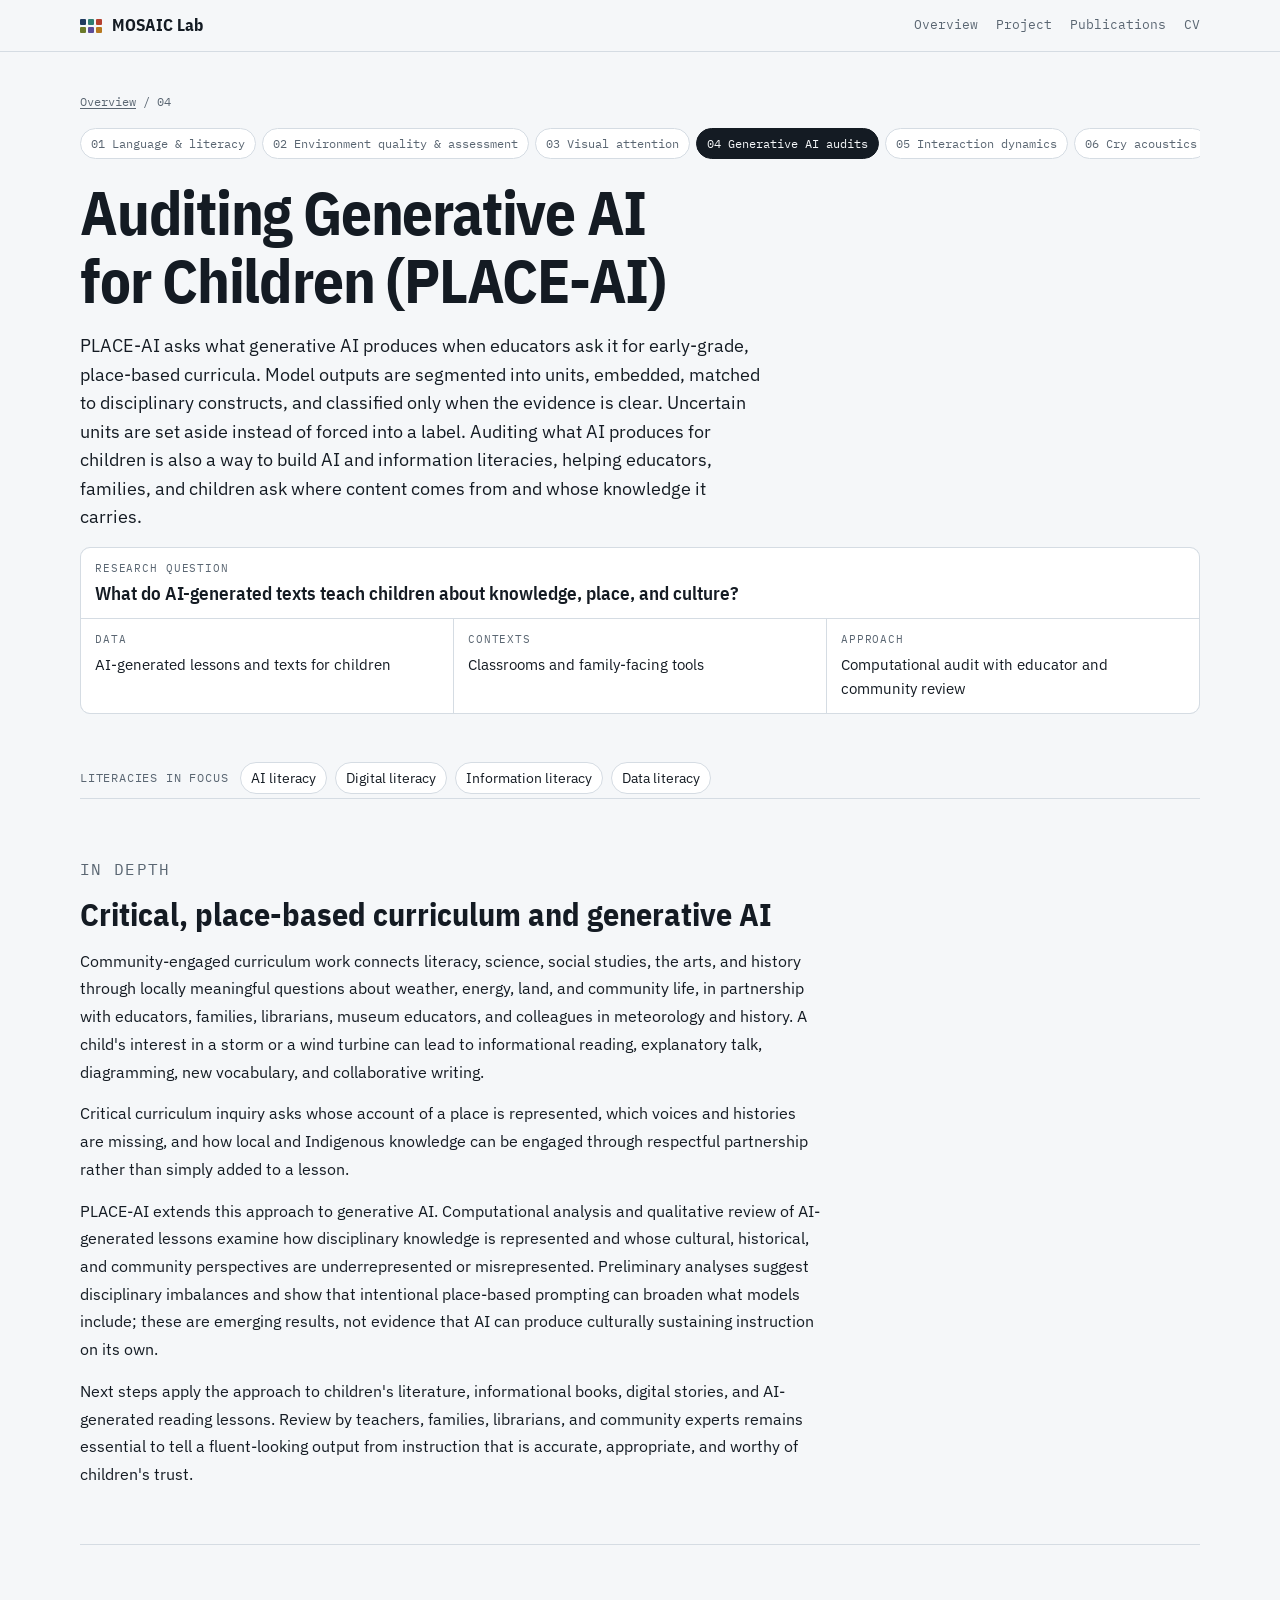
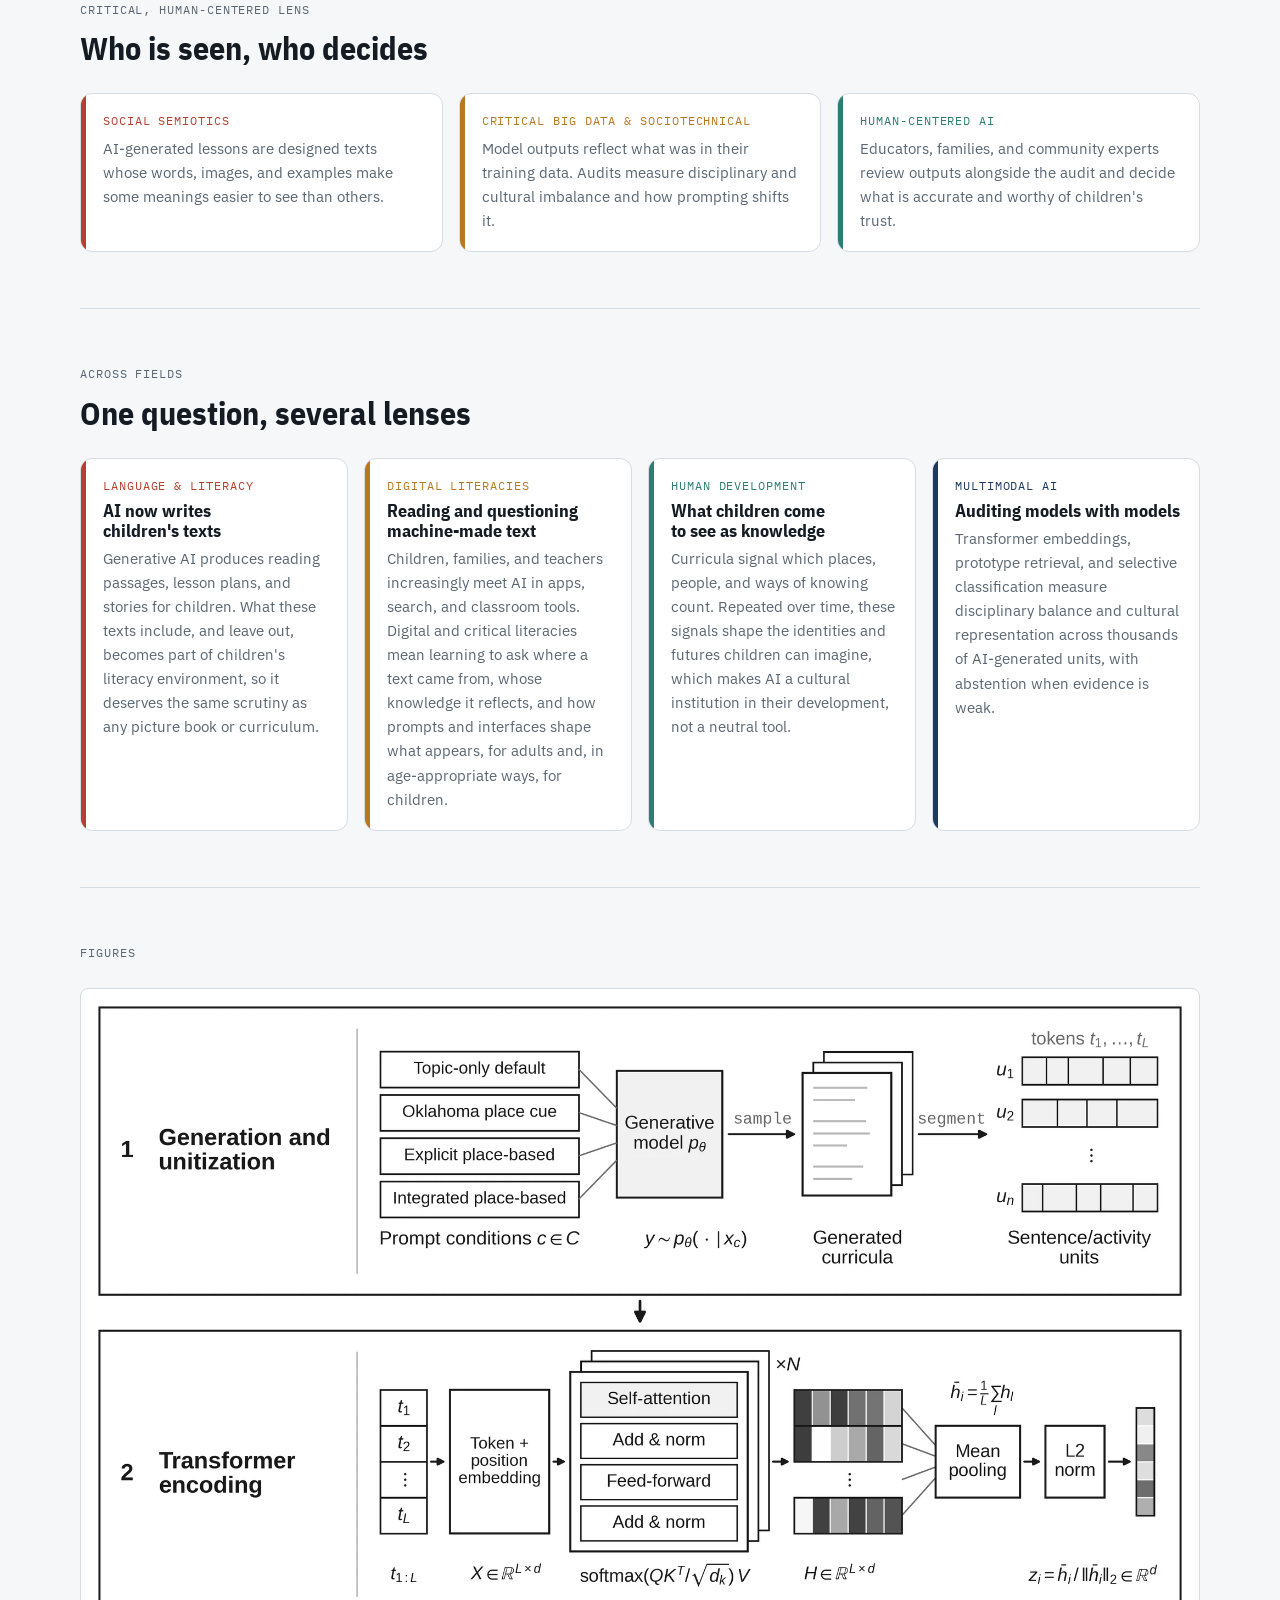
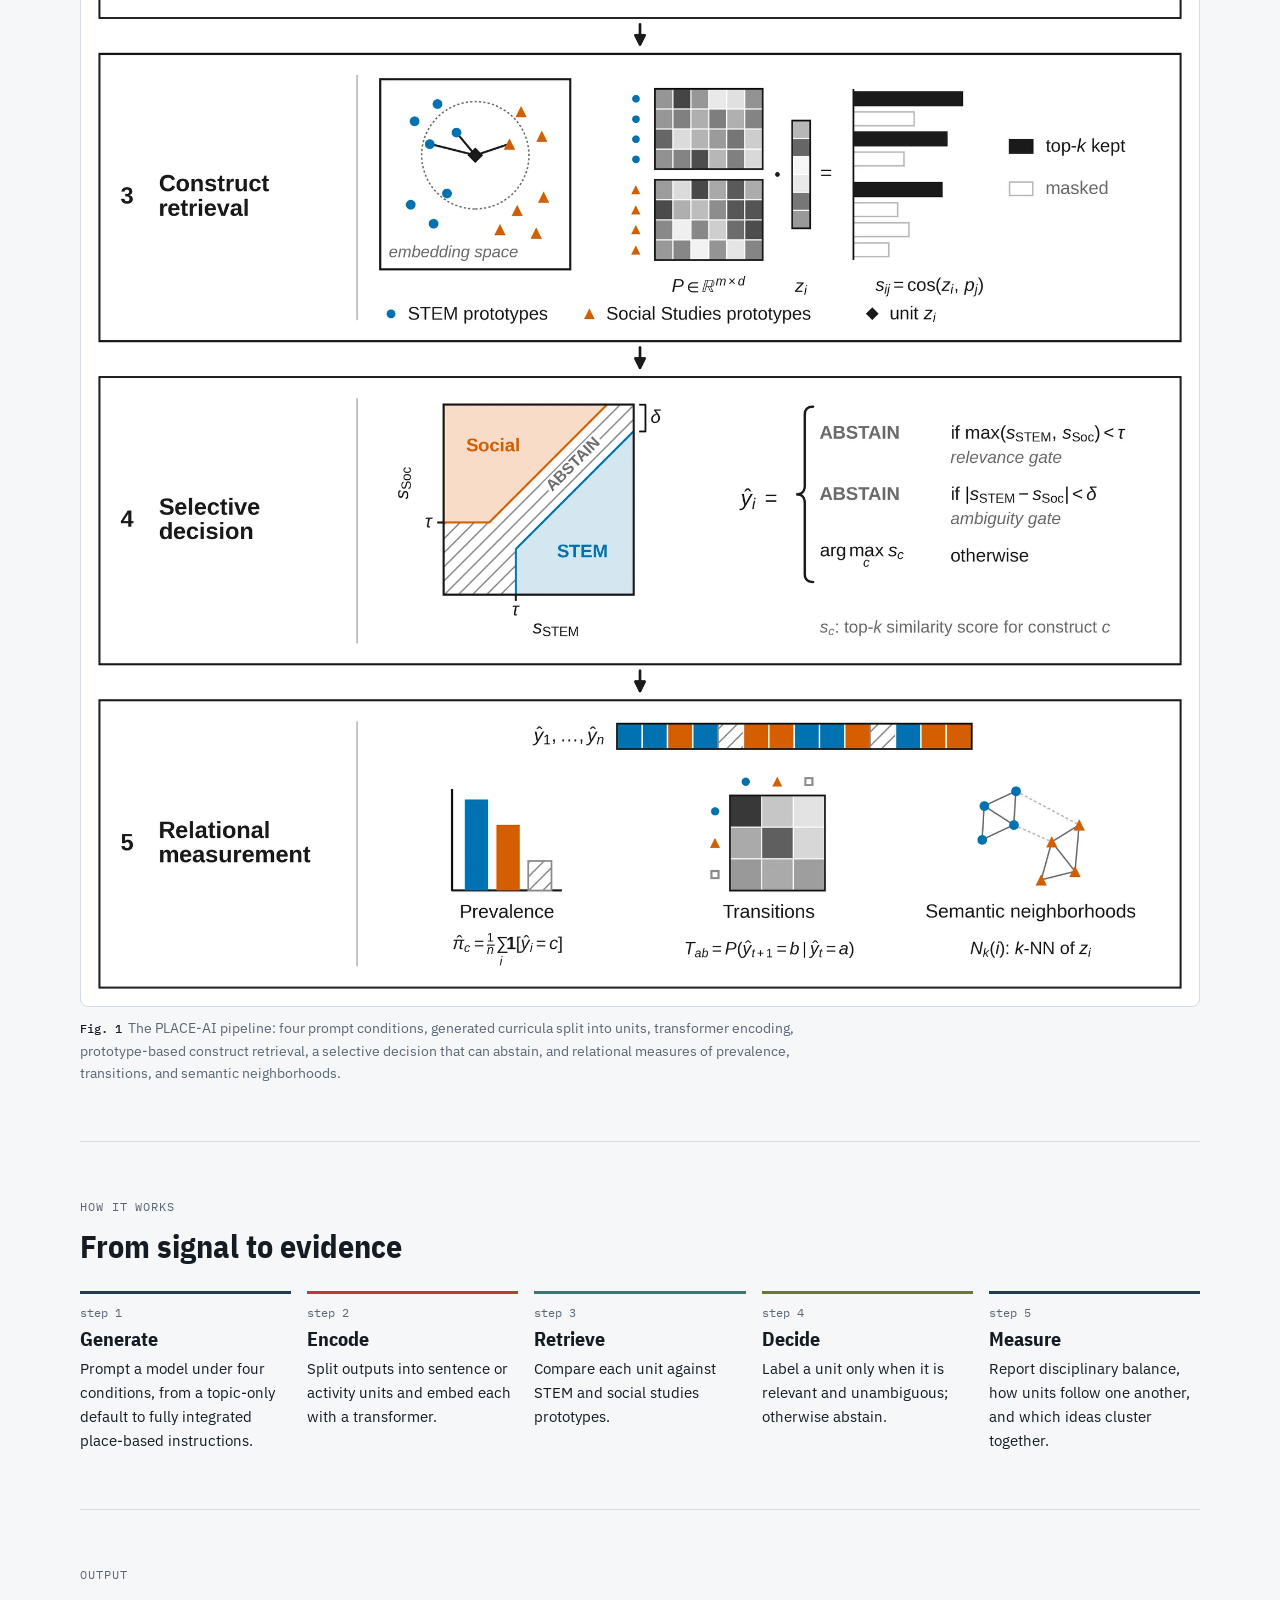
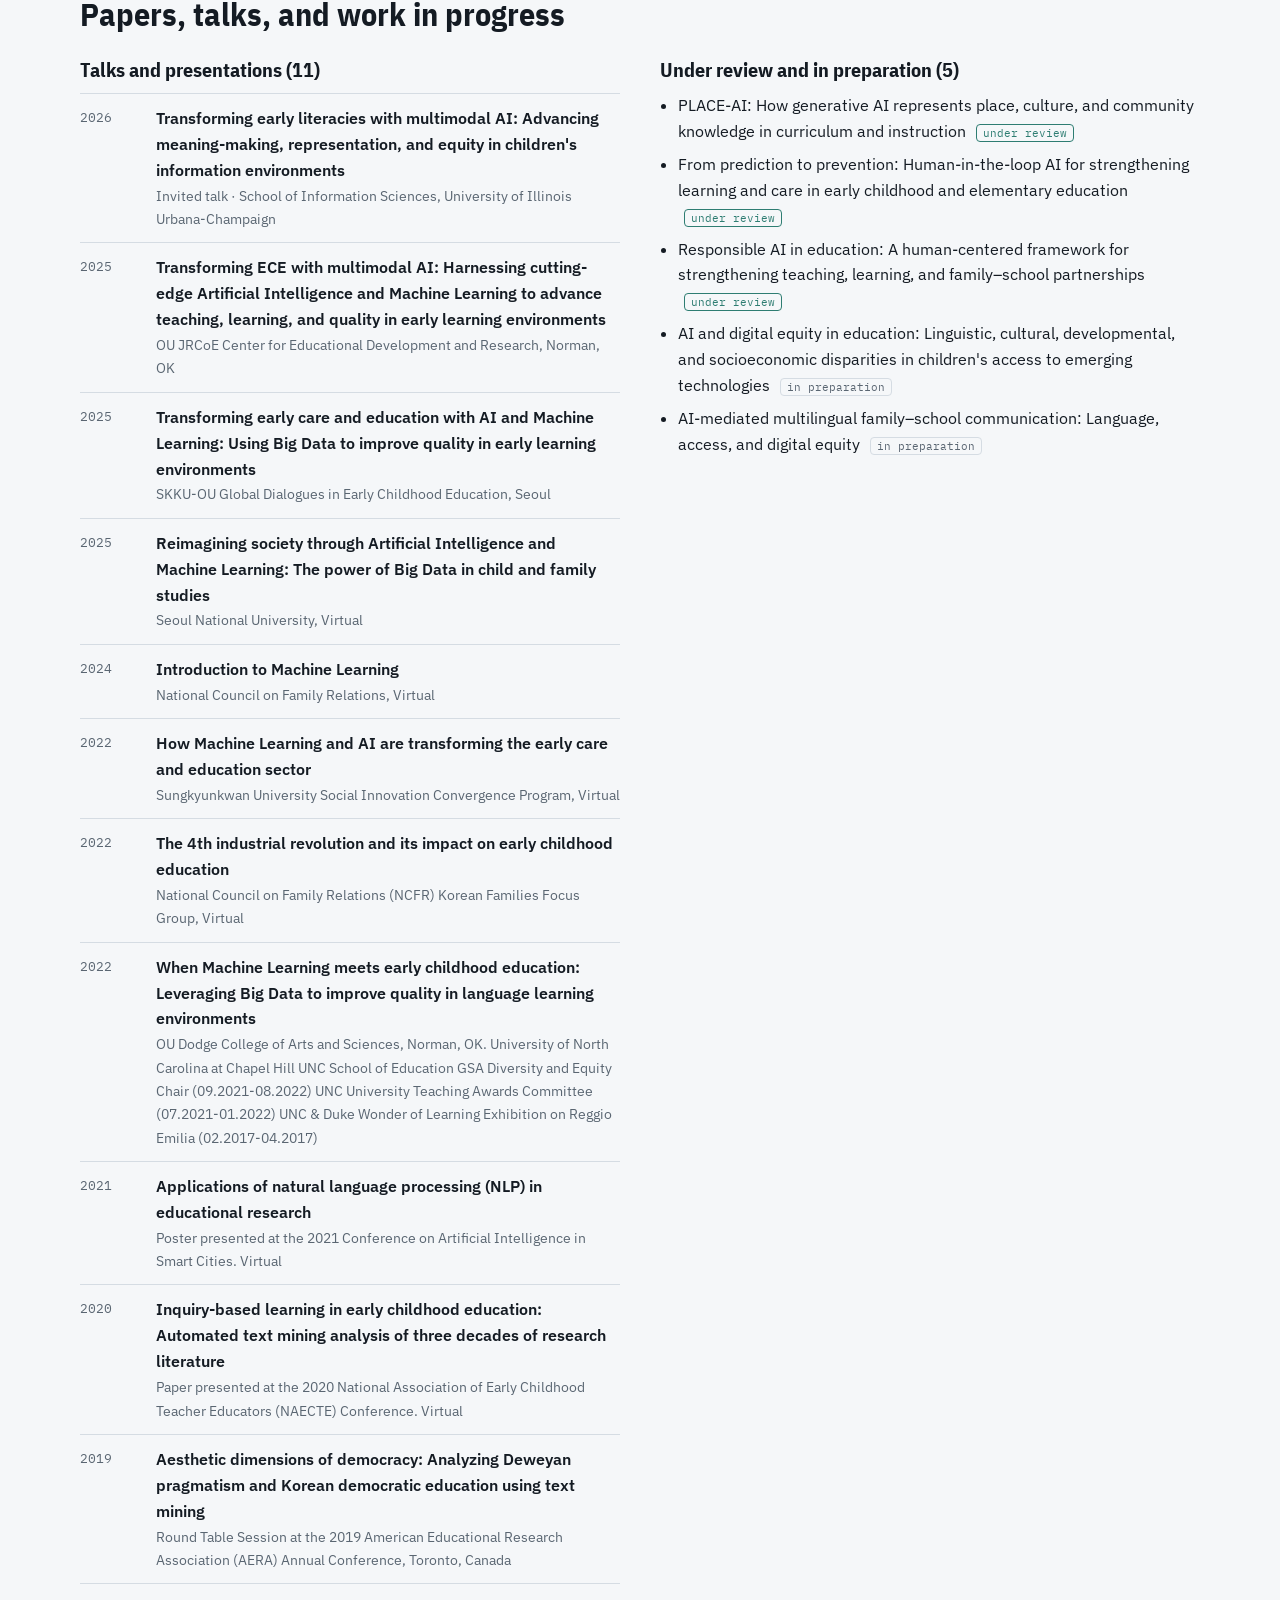
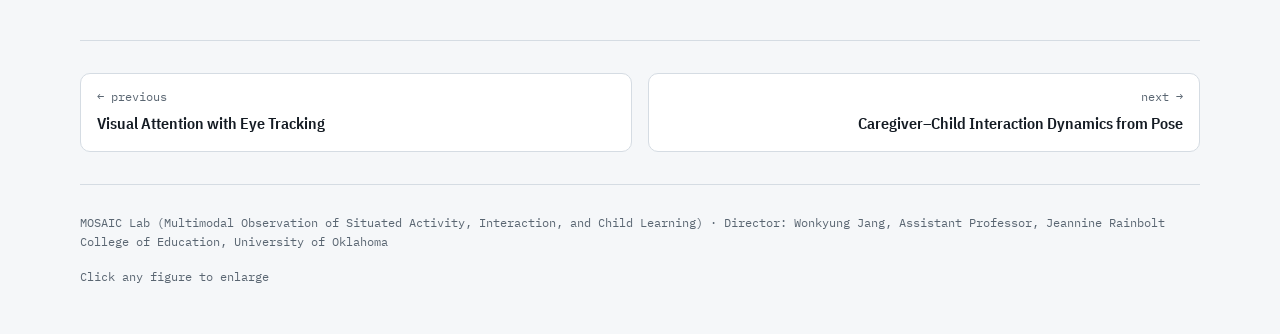
<file: genai.html>
<!doctype html>
<html lang="en">
<head>
<meta charset="utf-8">
<meta name="viewport" content="width=device-width, initial-scale=1, viewport-fit=cover">
<title>Generative AI audits · MOSAIC Lab</title>
<meta name="description" content="A measurement pipeline that audits how large language models write early-grade curricula, and abstains when evidence is weak.">
<link rel="preconnect" href="https://fonts.googleapis.com">
<link rel="stylesheet" href="https://fonts.googleapis.com/css2?family=IBM+Plex+Sans+Condensed:wght@500;600;700&family=IBM+Plex+Sans:ital,wght@0,400;0,500;0,600;1,400&family=IBM+Plex+Mono:wght@400;500&display=swap">
<link rel="stylesheet" href="site.css">
</head>
<body>
<header class="bar"><div class="wrap">
<a class="nm" href="index.html"><i aria-hidden="true"><b style="background:var(--navy)"></b><b style="background:var(--teal)"></b><b style="background:var(--brick)"></b><b style="background:var(--olive)"></b><b style="background:var(--violet)"></b><b style="background:var(--ochre)"></b></i>MOSAIC Lab</a>
<nav aria-label="Main"><ul><li><a href="index.html">Overview</a></li><li><a href="snapshot.html">Project</a></li><li><a href="publications.html">Publications</a></li><li><a href="cv.html">CV</a></li></ul></nav></div></header>
<div class="wrap">
<div class="phead"><p class="crumb"><a href="index.html">Overview</a> / 04</p><nav class="subnav" aria-label="Research areas"><a href="language.html">01 Language &amp; literacy</a><a href="quality.html">02 Environment quality &amp; assessment</a><a href="attention.html">03 Visual attention</a><a href="genai.html" aria-current="page">04 Generative AI audits</a><a href="interaction.html">05 Interaction dynamics</a><a href="acoustics.html">06 Cry acoustics</a><a href="inquiry.html">07 Inquiry process data</a><a href="embodiment.html">08 Embodied representation</a><a href="mosaic.html">09 MOSAIC framework</a><a href="trajectories.html">10 Family &amp; community systems</a></nav><h1>Auditing Generative AI for Children (PLACE-AI)</h1><p class="lede">PLACE-AI asks what generative AI produces when educators ask it for early-grade, place-based curricula. Model outputs are segmented into units, embedded, matched to disciplinary constructs, and classified only when the evidence is clear. Uncertain units are set aside instead of forced into a label. Auditing what AI produces for children is also a way to build AI and information literacies, helping educators, families, and children ask where content comes from and whose knowledge it carries.</p><dl class="spec"><div class="q"><dt>Research question</dt><dd>What do AI-generated texts teach children about knowledge, place, and culture?</dd></div><div><dt>Data</dt><dd>AI-generated lessons and texts for children</dd></div><div><dt>Contexts</dt><dd>Classrooms and family-facing tools</dd></div><div><dt>Approach</dt><dd>Computational audit with educator and community review</dd></div></dl></div>
<div class="litbar"><span>Literacies in focus</span><a href="index.html#h-lit">AI literacy</a><a href="index.html#h-lit">Digital literacy</a><a href="index.html#h-lit">Information literacy</a><a href="index.html#h-lit">Data literacy</a></div>
<section aria-labelledby="h-dt"><div class="prose dtxt"><p class="lbl">In depth</p><h2 id="h-dt">Critical, place-based curriculum and generative AI</h2><p>Community-engaged curriculum work connects literacy, science, social studies, the arts, and history through locally meaningful questions about weather, energy, land, and community life, in partnership with educators, families, librarians, museum educators, and colleagues in meteorology and history. A child's interest in a storm or a wind turbine can lead to informational reading, explanatory talk, diagramming, new vocabulary, and collaborative writing.</p><p>Critical curriculum inquiry asks whose account of a place is represented, which voices and histories are missing, and how local and Indigenous knowledge can be engaged through respectful partnership rather than simply added to a lesson.</p><p>PLACE-AI extends this approach to generative AI. Computational analysis and qualitative review of AI-generated lessons examine how disciplinary knowledge is represented and whose cultural, historical, and community perspectives are underrepresented or misrepresented. Preliminary analyses suggest disciplinary imbalances and show that intentional place-based prompting can broaden what models include; these are emerging results, not evidence that AI can produce culturally sustaining instruction on its own.</p><p>Next steps apply the approach to children's literature, informational books, digital stories, and AI-generated reading lessons. Review by teachers, families, librarians, and community experts remains essential to tell a fluent-looking output from instruction that is accurate, appropriate, and worthy of children's trust.</p></div></section>
<section aria-labelledby="h-cr"><div class="prose"><p class="lbl">Critical, human-centered lens</p><h2 id="h-cr">Who is seen, who decides</h2></div><div class="cagrid"><div class="ca" style="--c:var(--brick)"><span class="cak">Social semiotics</span><p>AI-generated lessons are designed texts whose words, images, and examples make some meanings easier to see than others.</p></div><div class="ca" style="--c:var(--ochre)"><span class="cak">Critical big data &amp; sociotechnical</span><p>Model outputs reflect what was in their training data. Audits measure disciplinary and cultural imbalance and how prompting shifts it.</p></div><div class="ca" style="--c:var(--teal)"><span class="cak">Human-centered AI</span><p>Educators, families, and community experts review outputs alongside the audit and decide what is accurate and worthy of children's trust.</p></div></div></section>
<section aria-labelledby="h-ln"><div class="prose"><p class="lbl">Across fields</p><h2 id="h-ln">One question, several lenses</h2></div><div class="cagrid lens"><div class="ca" style="--c:var(--brick)"><span class="cak">Language &amp; literacy</span><h3>AI now writes children's texts</h3><p>Generative AI produces reading passages, lesson plans, and stories for children. What these texts include, and leave out, becomes part of children's literacy environment, so it deserves the same scrutiny as any picture book or curriculum.</p></div><div class="ca" style="--c:var(--ochre)"><span class="cak">Digital literacies</span><h3>Reading and questioning machine-made text</h3><p>Children, families, and teachers increasingly meet AI in apps, search, and classroom tools. Digital and critical literacies mean learning to ask where a text came from, whose knowledge it reflects, and how prompts and interfaces shape what appears, for adults and, in age-appropriate ways, for children.</p></div><div class="ca" style="--c:var(--teal)"><span class="cak">Human development</span><h3>What children come to see as knowledge</h3><p>Curricula signal which places, people, and ways of knowing count. Repeated over time, these signals shape the identities and futures children can imagine, which makes AI a cultural institution in their development, not a neutral tool.</p></div><div class="ca" style="--c:var(--navy)"><span class="cak">Multimodal AI</span><h3>Auditing models with models</h3><p>Transformer embeddings, prototype retrieval, and selective classification measure disciplinary balance and cultural representation across thousands of AI-generated units, with abstention when evidence is weak.</p></div></div></section>
<section aria-label="Figures"><p class="lbl">Figures</p><div class="figs wide"><figure><button class="plate" type="button" data-zoom="place-ai-pipeline.webp" data-cap="The PLACE-AI pipeline: four prompt conditions, generated curricula split into units, transformer encoding, prototype-based construct retrieval, a selective decision that can abstain, and relational measures of prevalence, transitions, and semantic neighborhoods."><img src="place-ai-pipeline.webp" alt="Five-stage generative AI audit pipeline" width="2000" height="2908" loading="lazy"></button><figcaption><b>Fig. 1</b>The PLACE-AI pipeline: four prompt conditions, generated curricula split into units, transformer encoding, prototype-based construct retrieval, a selective decision that can abstain, and relational measures of prevalence, transitions, and semantic neighborhoods.</figcaption></figure></div></section>
<section aria-labelledby="h-app"><div class="prose"><p class="lbl">How it works</p><h2 id="h-app">From signal to evidence</h2></div><div class="steps"><div class="step"><span class="k">step 1</span><h3>Generate</h3><p>Prompt a model under four conditions, from a topic-only default to fully integrated place-based instructions.</p></div><div class="step"><span class="k">step 2</span><h3>Encode</h3><p>Split outputs into sentence or activity units and embed each with a transformer.</p></div><div class="step"><span class="k">step 3</span><h3>Retrieve</h3><p>Compare each unit against STEM and social studies prototypes.</p></div><div class="step"><span class="k">step 4</span><h3>Decide</h3><p>Label a unit only when it is relevant and unambiguous; otherwise abstain.</p></div><div class="step"><span class="k">step 5</span><h3>Measure</h3><p>Report disciplinary balance, how units follow one another, and which ideas cluster together.</p></div></div></section>
<section aria-labelledby="h-pp"><div class="prose"><p class="lbl">Output</p><h2 id="h-pp">Papers, talks, and work in progress</h2></div><div class="cols2"><div class="block"><h3>Talks and presentations (11)</h3><ol class="bib"><li><span class="y">2026</span><div><p class="t">Transforming early literacies with multimodal AI: Advancing meaning-making, representation, and equity in children&#39;s information environments</p><p class="v">Invited talk · School of Information Sciences, University of Illinois Urbana-Champaign</p></div></li><li><span class="y">2025</span><div><p class="t">Transforming ECE with multimodal AI: Harnessing cutting-edge Artificial Intelligence and Machine Learning to advance teaching, learning, and quality in early learning environments</p><p class="v">OU JRCoE Center for Educational Development and Research, Norman, OK</p></div></li><li><span class="y">2025</span><div><p class="t">Transforming early care and education with AI and Machine Learning: Using Big Data to improve quality in early learning environments</p><p class="v">SKKU-OU Global Dialogues in Early Childhood Education, Seoul</p></div></li><li><span class="y">2025</span><div><p class="t">Reimagining society through Artificial Intelligence and Machine Learning: The power of Big Data in child and family studies</p><p class="v">Seoul National University, Virtual</p></div></li><li><span class="y">2024</span><div><p class="t">Introduction to Machine Learning</p><p class="v">National Council on Family Relations, Virtual</p></div></li><li><span class="y">2022</span><div><p class="t">How Machine Learning and AI are transforming the early care and education sector</p><p class="v">Sungkyunkwan University Social Innovation Convergence Program, Virtual</p></div></li><li><span class="y">2022</span><div><p class="t">The 4th industrial revolution and its impact on early childhood education</p><p class="v">National Council on Family Relations (NCFR) Korean Families Focus Group, Virtual</p></div></li><li><span class="y">2022</span><div><p class="t">When Machine Learning meets early childhood education: Leveraging Big Data to improve quality in language learning environments</p><p class="v">OU Dodge College of Arts and Sciences, Norman, OK. University of North Carolina at Chapel Hill UNC School of Education GSA Diversity and Equity Chair (09.2021-08.2022) UNC University Teaching Awards Committee (07.2021-01.2022) UNC &amp; Duke Wonder of Learning Exhibition on Reggio Emilia (02.2017-04.2017)</p></div></li><li><span class="y">2021</span><div><p class="t">Applications of natural language processing (NLP) in educational research</p><p class="v">Poster presented at the 2021 Conference on Artificial Intelligence in Smart Cities. Virtual</p></div></li><li><span class="y">2020</span><div><p class="t">Inquiry-based learning in early childhood education: Automated text mining analysis of three decades of research literature</p><p class="v">Paper presented at the 2020 National Association of Early Childhood Teacher Educators (NAECTE) Conference. Virtual</p></div></li><li><span class="y">2019</span><div><p class="t">Aesthetic dimensions of democracy: Analyzing Deweyan pragmatism and Korean democratic education using text mining</p><p class="v">Round Table Session at the 2019 American Educational Research Association (AERA) Annual Conference, Toronto, Canada</p></div></li></ol></div><div class="block"><h3>Under review and in preparation (5)</h3><ul class="clean"><li>PLACE-AI: How generative AI represents place, culture, and community knowledge in curriculum and instruction <span class="tag st">under review</span></li><li>From prediction to prevention: Human-in-the-loop AI for strengthening learning and care in early childhood and elementary education <span class="tag st">under review</span></li><li>Responsible AI in education: A human-centered framework for strengthening teaching, learning, and family–school partnerships <span class="tag st">under review</span></li><li>AI and digital equity in education: Linguistic, cultural, developmental, and socioeconomic disparities in children&#39;s access to emerging technologies <span class="tag">in preparation</span></li><li>AI-mediated multilingual family–school communication: Language, access, and digital equity <span class="tag">in preparation</span></li></ul></div></div></section>
<nav class="pager" aria-label="Previous and next"><a href="attention.html"><span>← previous</span>Visual Attention with Eye Tracking</a><a class="nx" href="interaction.html"><span>next →</span>Caregiver–Child Interaction Dynamics from Pose</a></nav>
<footer><span>MOSAIC Lab (Multimodal Observation of Situated Activity, Interaction, and Child Learning) · Director: Wonkyung Jang, Assistant Professor, Jeannine Rainbolt College of Education, University of Oklahoma</span><span>Click any figure to enlarge</span></footer>
</div>
<div class="lb" id="lb" hidden role="dialog" aria-modal="true" aria-label="Figure viewer">
<div class="lbbar"><span id="lbcap"></span><span style="display:flex;gap:8px"><button type="button" id="lbz">Zoom 2×</button><button type="button" id="lbx">Close</button></span></div>
<div class="lbimg"><img id="lbimg" alt=""></div></div>
<script src="site.js"></script>
</body>
</html>
</file>
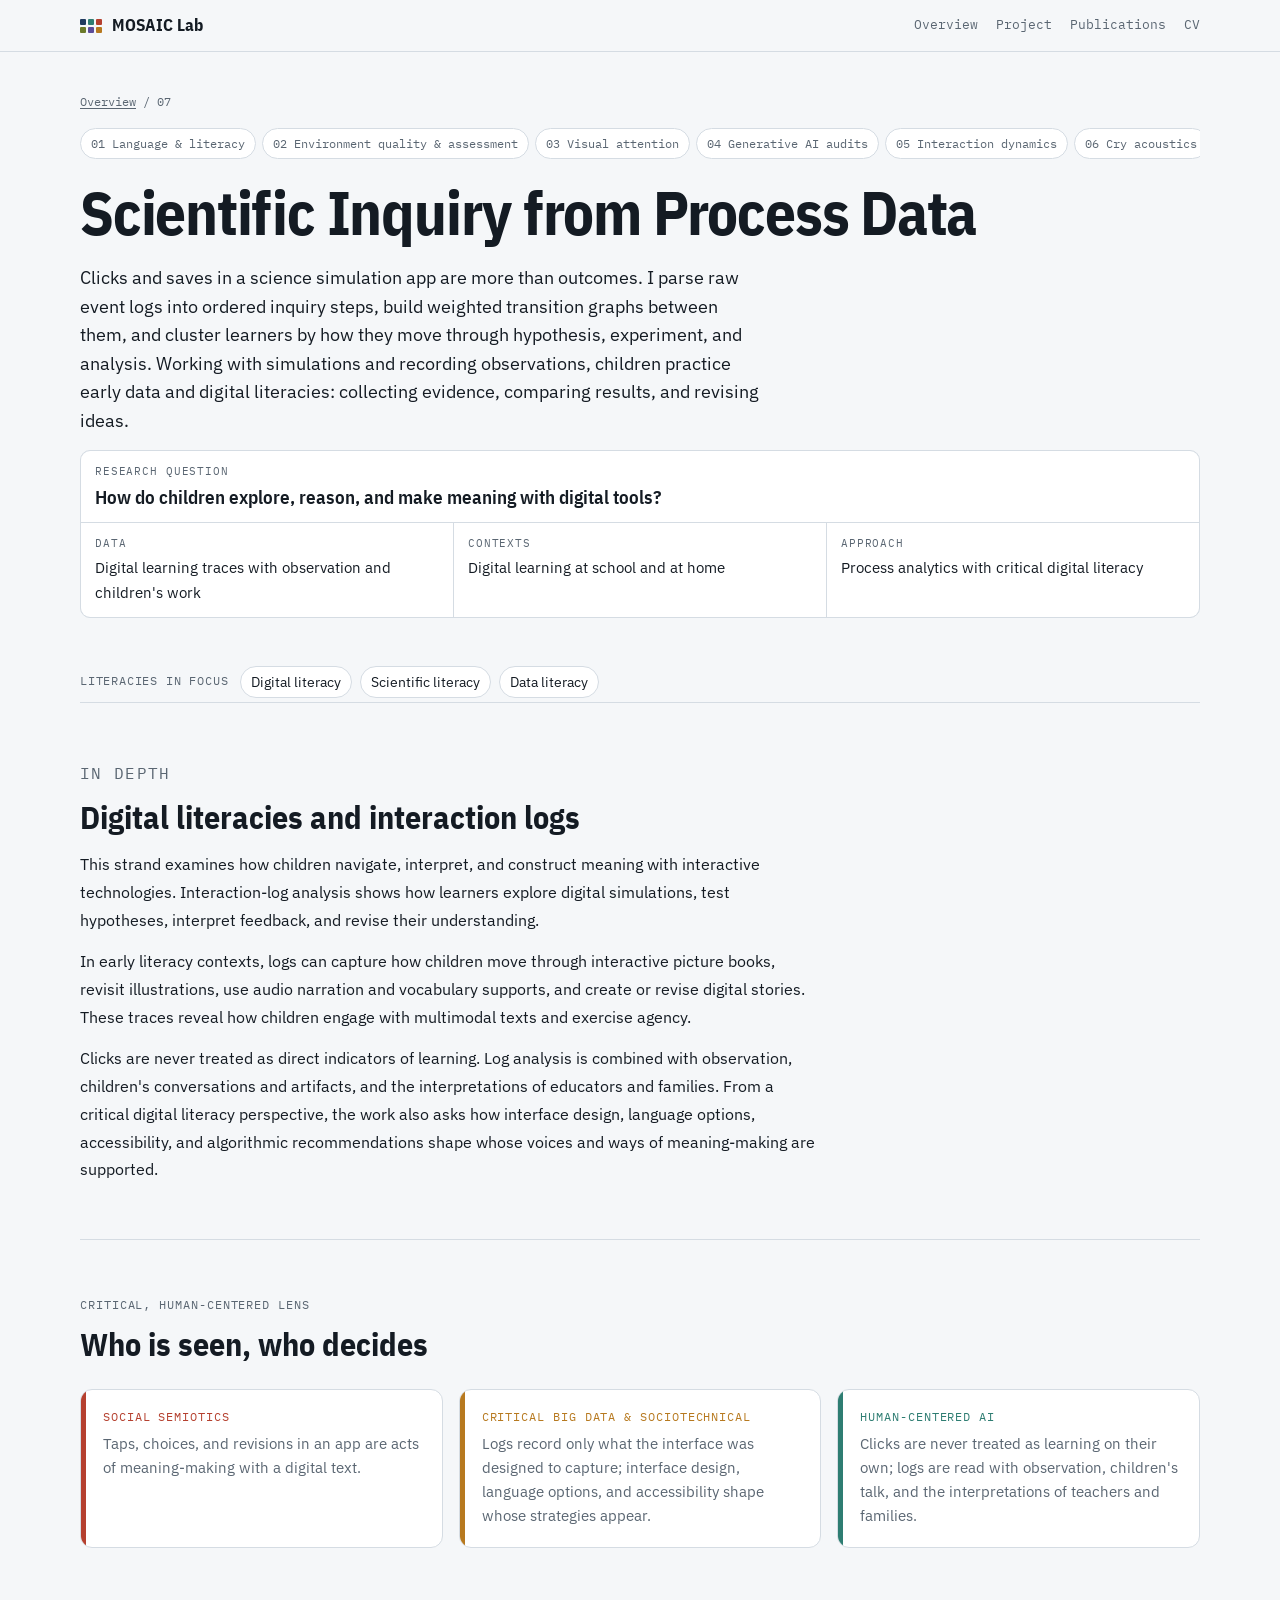
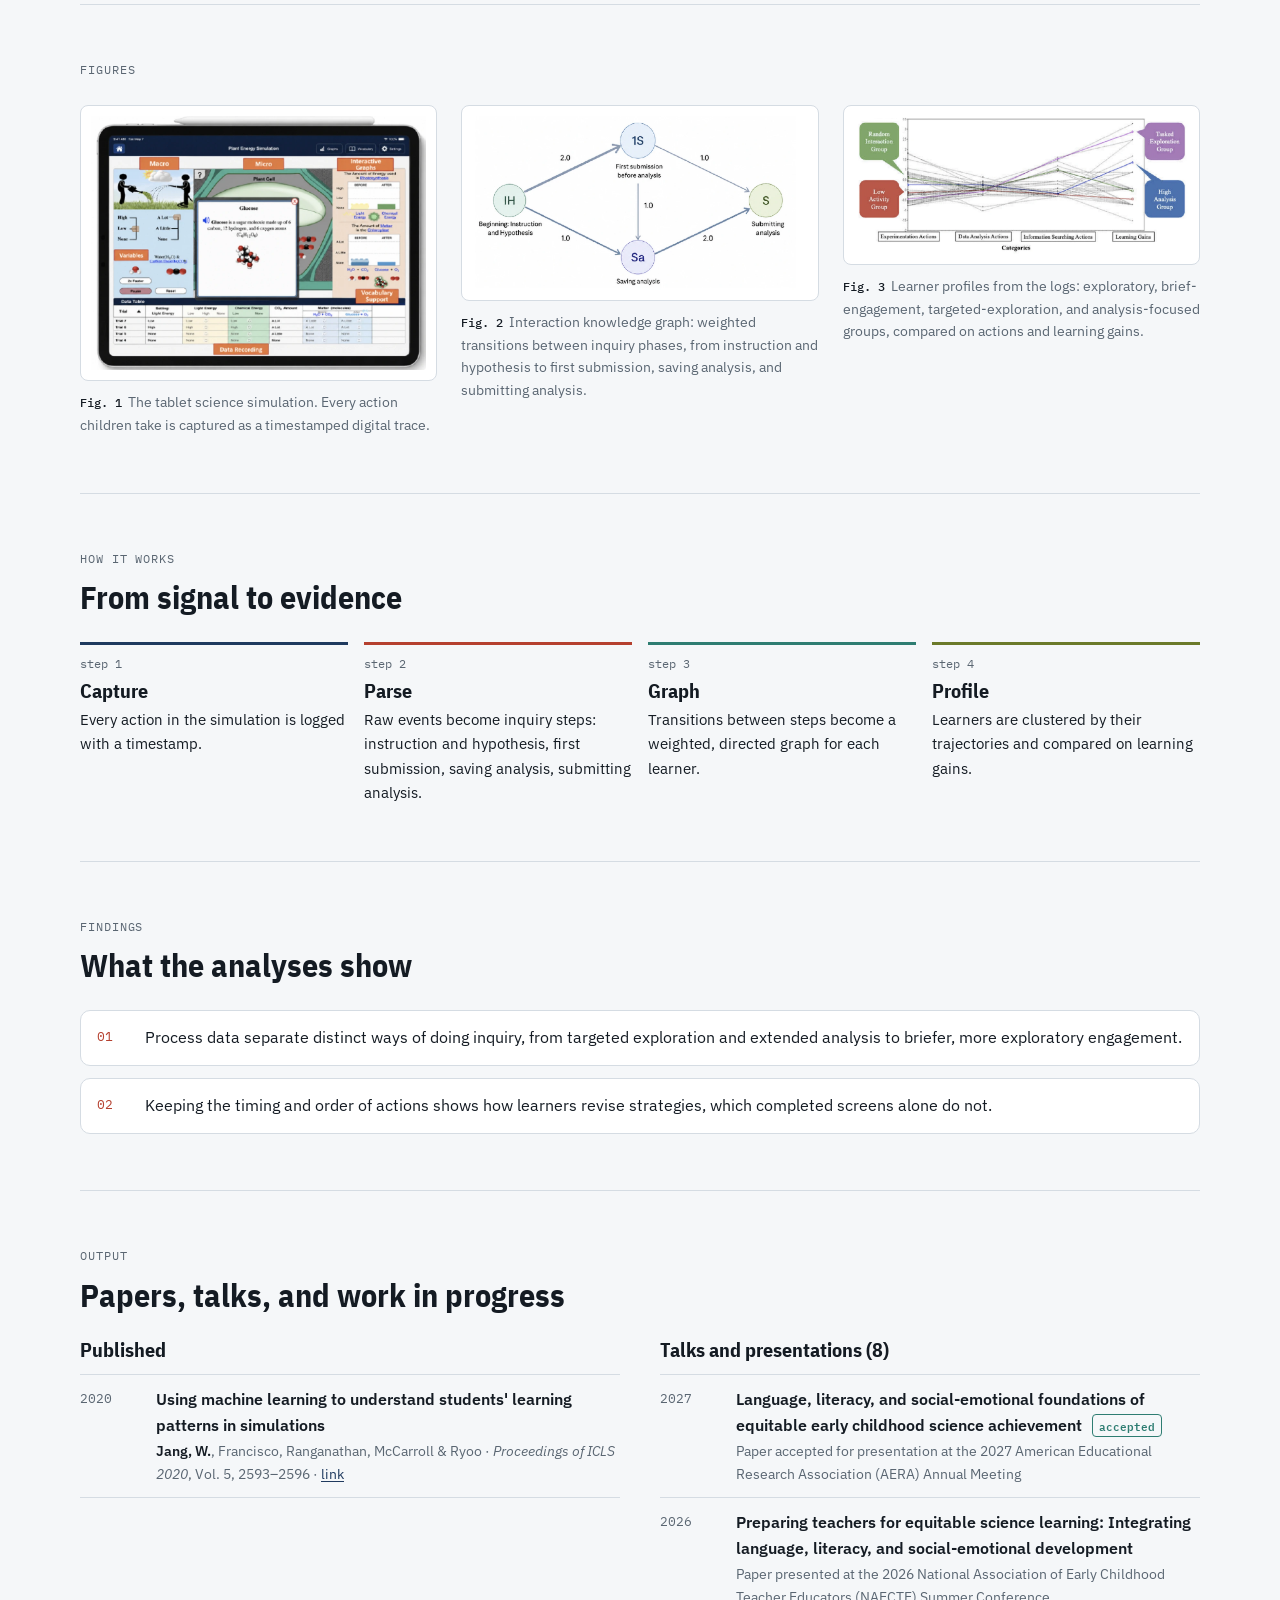
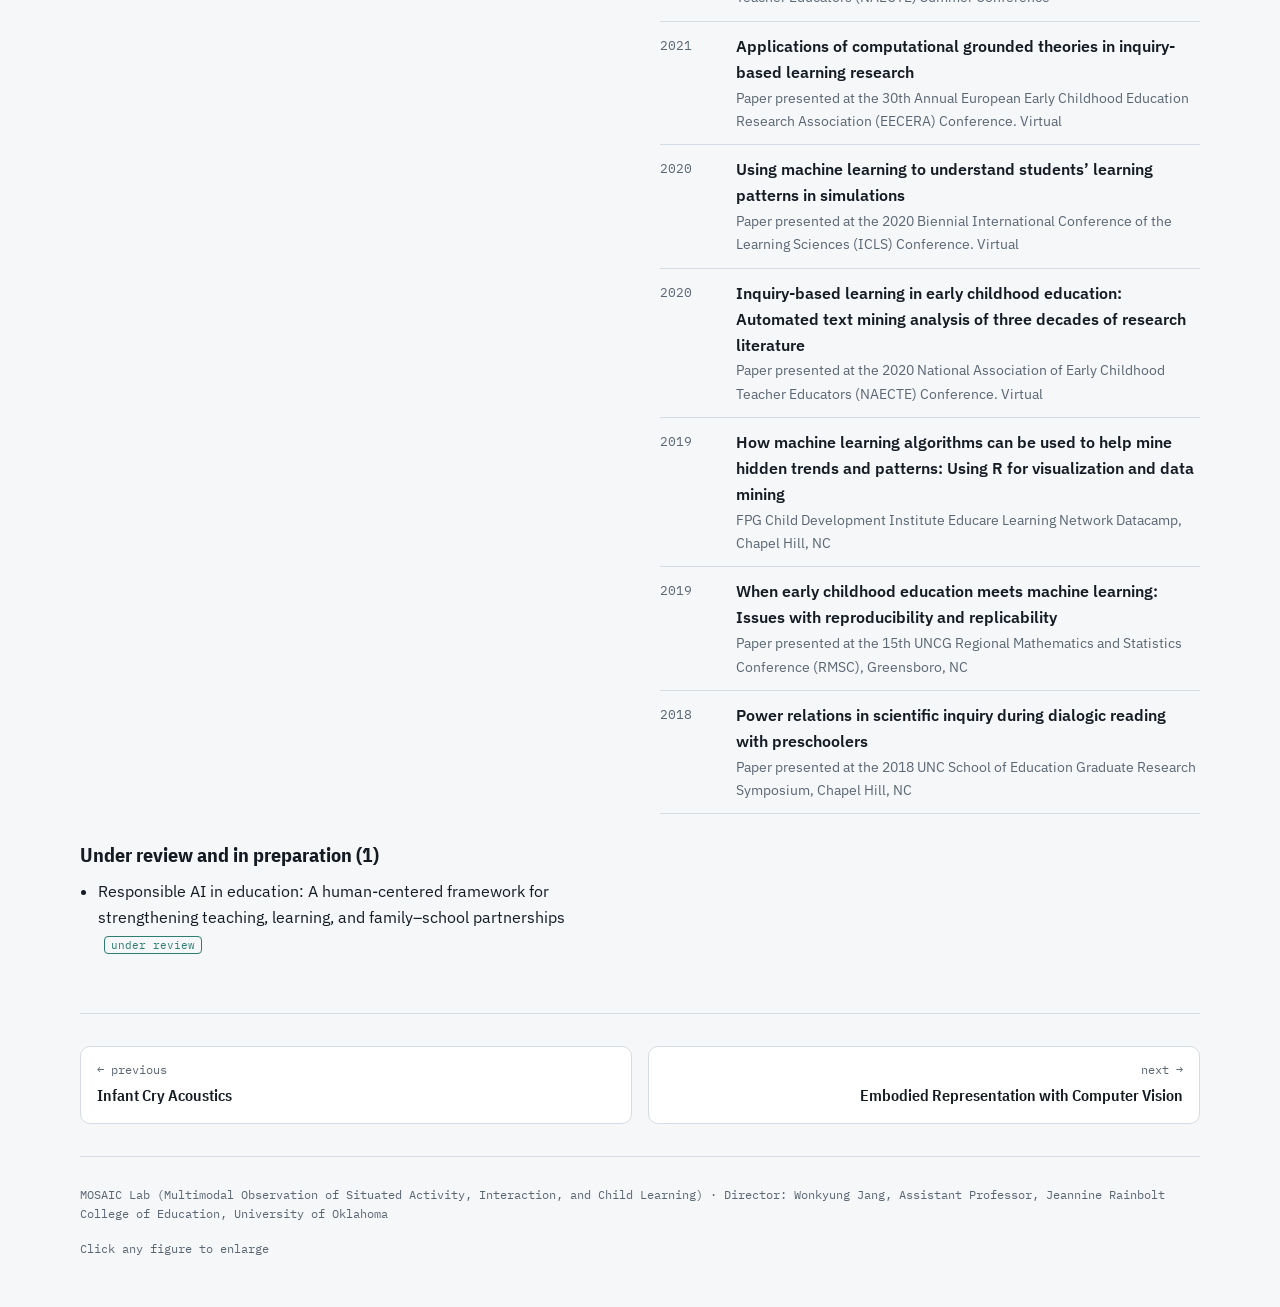
<file: inquiry.html>
<!doctype html>
<html lang="en">
<head>
<meta charset="utf-8">
<meta name="viewport" content="width=device-width, initial-scale=1, viewport-fit=cover">
<title>Inquiry process data · MOSAIC Lab</title>
<meta name="description" content="Interaction logs from a science simulation turned into knowledge graphs and learner profiles.">
<link rel="preconnect" href="https://fonts.googleapis.com">
<link rel="stylesheet" href="https://fonts.googleapis.com/css2?family=IBM+Plex+Sans+Condensed:wght@500;600;700&family=IBM+Plex+Sans:ital,wght@0,400;0,500;0,600;1,400&family=IBM+Plex+Mono:wght@400;500&display=swap">
<link rel="stylesheet" href="site.css">
</head>
<body>
<header class="bar"><div class="wrap">
<a class="nm" href="index.html"><i aria-hidden="true"><b style="background:var(--navy)"></b><b style="background:var(--teal)"></b><b style="background:var(--brick)"></b><b style="background:var(--olive)"></b><b style="background:var(--violet)"></b><b style="background:var(--ochre)"></b></i>MOSAIC Lab</a>
<nav aria-label="Main"><ul><li><a href="index.html">Overview</a></li><li><a href="snapshot.html">Project</a></li><li><a href="publications.html">Publications</a></li><li><a href="cv.html">CV</a></li></ul></nav></div></header>
<div class="wrap">
<div class="phead"><p class="crumb"><a href="index.html">Overview</a> / 07</p><nav class="subnav" aria-label="Research areas"><a href="language.html">01 Language &amp; literacy</a><a href="quality.html">02 Environment quality &amp; assessment</a><a href="attention.html">03 Visual attention</a><a href="genai.html">04 Generative AI audits</a><a href="interaction.html">05 Interaction dynamics</a><a href="acoustics.html">06 Cry acoustics</a><a href="inquiry.html" aria-current="page">07 Inquiry process data</a><a href="embodiment.html">08 Embodied representation</a><a href="mosaic.html">09 MOSAIC framework</a><a href="trajectories.html">10 Family &amp; community systems</a></nav><h1>Scientific Inquiry from Process Data</h1><p class="lede">Clicks and saves in a science simulation app are more than outcomes. I parse raw event logs into ordered inquiry steps, build weighted transition graphs between them, and cluster learners by how they move through hypothesis, experiment, and analysis. Working with simulations and recording observations, children practice early data and digital literacies: collecting evidence, comparing results, and revising ideas.</p><dl class="spec"><div class="q"><dt>Research question</dt><dd>How do children explore, reason, and make meaning with digital tools?</dd></div><div><dt>Data</dt><dd>Digital learning traces with observation and children's work</dd></div><div><dt>Contexts</dt><dd>Digital learning at school and at home</dd></div><div><dt>Approach</dt><dd>Process analytics with critical digital literacy</dd></div></dl></div>
<div class="litbar"><span>Literacies in focus</span><a href="index.html#h-lit">Digital literacy</a><a href="index.html#h-lit">Scientific literacy</a><a href="index.html#h-lit">Data literacy</a></div>
<section aria-labelledby="h-dt"><div class="prose dtxt"><p class="lbl">In depth</p><h2 id="h-dt">Digital literacies and interaction logs</h2><p>This strand examines how children navigate, interpret, and construct meaning with interactive technologies. Interaction-log analysis shows how learners explore digital simulations, test hypotheses, interpret feedback, and revise their understanding.</p><p>In early literacy contexts, logs can capture how children move through interactive picture books, revisit illustrations, use audio narration and vocabulary supports, and create or revise digital stories. These traces reveal how children engage with multimodal texts and exercise agency.</p><p>Clicks are never treated as direct indicators of learning. Log analysis is combined with observation, children's conversations and artifacts, and the interpretations of educators and families. From a critical digital literacy perspective, the work also asks how interface design, language options, accessibility, and algorithmic recommendations shape whose voices and ways of meaning-making are supported.</p></div></section>
<section aria-labelledby="h-cr"><div class="prose"><p class="lbl">Critical, human-centered lens</p><h2 id="h-cr">Who is seen, who decides</h2></div><div class="cagrid"><div class="ca" style="--c:var(--brick)"><span class="cak">Social semiotics</span><p>Taps, choices, and revisions in an app are acts of meaning-making with a digital text.</p></div><div class="ca" style="--c:var(--ochre)"><span class="cak">Critical big data &amp; sociotechnical</span><p>Logs record only what the interface was designed to capture; interface design, language options, and accessibility shape whose strategies appear.</p></div><div class="ca" style="--c:var(--teal)"><span class="cak">Human-centered AI</span><p>Clicks are never treated as learning on their own; logs are read with observation, children's talk, and the interpretations of teachers and families.</p></div></div></section>
<section aria-label="Figures"><p class="lbl">Figures</p><div class="figs"><figure><button class="plate" type="button" data-zoom="inquiry-app.webp" data-cap="The tablet science simulation. Every action children take is captured as a timestamped digital trace."><img src="inquiry-app.webp" alt="Plant energy science simulation app on a tablet" width="1040" height="788" loading="lazy"></button><figcaption><b>Fig. 1</b>The tablet science simulation. Every action children take is captured as a timestamped digital trace.</figcaption></figure><figure><button class="plate" type="button" data-zoom="inquiry-graph.webp" data-cap="Interaction knowledge graph: weighted transitions between inquiry phases, from instruction and hypothesis to first submission, saving analysis, and submitting analysis."><img src="inquiry-graph.webp" alt="Weighted directed graph of inquiry phases" width="1294" height="670" loading="lazy"></button><figcaption><b>Fig. 2</b>Interaction knowledge graph: weighted transitions between inquiry phases, from instruction and hypothesis to first submission, saving analysis, and submitting analysis.</figcaption></figure><figure><button class="plate" type="button" data-zoom="inquiry-groups.webp" data-cap="Learner profiles from the logs: exploratory, brief-engagement, targeted-exploration, and analysis-focused groups, compared on actions and learning gains."><img src="inquiry-groups.webp" alt="Parallel-coordinates plot of four learner groups" width="1306" height="536" loading="lazy"></button><figcaption><b>Fig. 3</b>Learner profiles from the logs: exploratory, brief-engagement, targeted-exploration, and analysis-focused groups, compared on actions and learning gains.</figcaption></figure></div></section>
<section aria-labelledby="h-app"><div class="prose"><p class="lbl">How it works</p><h2 id="h-app">From signal to evidence</h2></div><div class="steps"><div class="step"><span class="k">step 1</span><h3>Capture</h3><p>Every action in the simulation is logged with a timestamp.</p></div><div class="step"><span class="k">step 2</span><h3>Parse</h3><p>Raw events become inquiry steps: instruction and hypothesis, first submission, saving analysis, submitting analysis.</p></div><div class="step"><span class="k">step 3</span><h3>Graph</h3><p>Transitions between steps become a weighted, directed graph for each learner.</p></div><div class="step"><span class="k">step 4</span><h3>Profile</h3><p>Learners are clustered by their trajectories and compared on learning gains.</p></div></div></section>
<section aria-labelledby="h-fd"><div class="prose"><p class="lbl">Findings</p><h2 id="h-fd">What the analyses show</h2></div><div class="findings"><div class="finding"><p>Process data separate distinct ways of doing inquiry, from targeted exploration and extended analysis to briefer, more exploratory engagement.</p></div><div class="finding"><p>Keeping the timing and order of actions shows how learners revise strategies, which completed screens alone do not.</p></div></div></section>
<section aria-labelledby="h-pp"><div class="prose"><p class="lbl">Output</p><h2 id="h-pp">Papers, talks, and work in progress</h2></div><div class="cols2"><div class="block"><h3>Published</h3><ol class="bib"><li data-k="comp"><span class="y">2020</span><div><p class="t">Using machine learning to understand students' learning patterns in simulations</p><p class="v"><span class="me">Jang, W.</span>, Francisco, Ranganathan, McCarroll &amp; Ryoo · <i>Proceedings of ICLS 2020</i>, Vol. 5, 2593–2596 · <a href="https://repository.isls.org//handle/1/6627">link</a></p></div></li></ol></div><div class="block"><h3>Talks and presentations (8)</h3><ol class="bib"><li><span class="y">2027</span><div><p class="t">Language, literacy, and social-emotional foundations of equitable early childhood science achievement <span class="tag st">accepted</span></p><p class="v">Paper accepted for presentation at the 2027 American Educational Research Association (AERA) Annual Meeting</p></div></li><li><span class="y">2026</span><div><p class="t">Preparing teachers for equitable science learning: Integrating language, literacy, and social-emotional development</p><p class="v">Paper presented at the 2026 National Association of Early Childhood Teacher Educators (NAECTE) Summer Conference</p></div></li><li><span class="y">2021</span><div><p class="t">Applications of computational grounded theories in inquiry-based learning research</p><p class="v">Paper presented at the 30th Annual European Early Childhood Education Research Association (EECERA) Conference. Virtual</p></div></li><li><span class="y">2020</span><div><p class="t">Using machine learning to understand students’ learning patterns in simulations</p><p class="v">Paper presented at the 2020 Biennial International Conference of the Learning Sciences (ICLS) Conference. Virtual</p></div></li><li><span class="y">2020</span><div><p class="t">Inquiry-based learning in early childhood education: Automated text mining analysis of three decades of research literature</p><p class="v">Paper presented at the 2020 National Association of Early Childhood Teacher Educators (NAECTE) Conference. Virtual</p></div></li><li><span class="y">2019</span><div><p class="t">How machine learning algorithms can be used to help mine hidden trends and patterns: Using R for visualization and data mining</p><p class="v">FPG Child Development Institute Educare Learning Network Datacamp, Chapel Hill, NC</p></div></li><li><span class="y">2019</span><div><p class="t">When early childhood education meets machine learning: Issues with reproducibility and replicability</p><p class="v">Paper presented at the 15th UNCG Regional Mathematics and Statistics Conference (RMSC), Greensboro, NC</p></div></li><li><span class="y">2018</span><div><p class="t">Power relations in scientific inquiry during dialogic reading with preschoolers</p><p class="v">Paper presented at the 2018 UNC School of Education Graduate Research Symposium, Chapel Hill, NC</p></div></li></ol></div><div class="block"><h3>Under review and in preparation (1)</h3><ul class="clean"><li>Responsible AI in education: A human-centered framework for strengthening teaching, learning, and family–school partnerships <span class="tag st">under review</span></li></ul></div></div></section>
<nav class="pager" aria-label="Previous and next"><a href="acoustics.html"><span>← previous</span>Infant Cry Acoustics</a><a class="nx" href="embodiment.html"><span>next →</span>Embodied Representation with Computer Vision</a></nav>
<footer><span>MOSAIC Lab (Multimodal Observation of Situated Activity, Interaction, and Child Learning) · Director: Wonkyung Jang, Assistant Professor, Jeannine Rainbolt College of Education, University of Oklahoma</span><span>Click any figure to enlarge</span></footer>
</div>
<div class="lb" id="lb" hidden role="dialog" aria-modal="true" aria-label="Figure viewer">
<div class="lbbar"><span id="lbcap"></span><span style="display:flex;gap:8px"><button type="button" id="lbz">Zoom 2×</button><button type="button" id="lbx">Close</button></span></div>
<div class="lbimg"><img id="lbimg" alt=""></div></div>
<script src="site.js"></script>
</body>
</html>
</file>
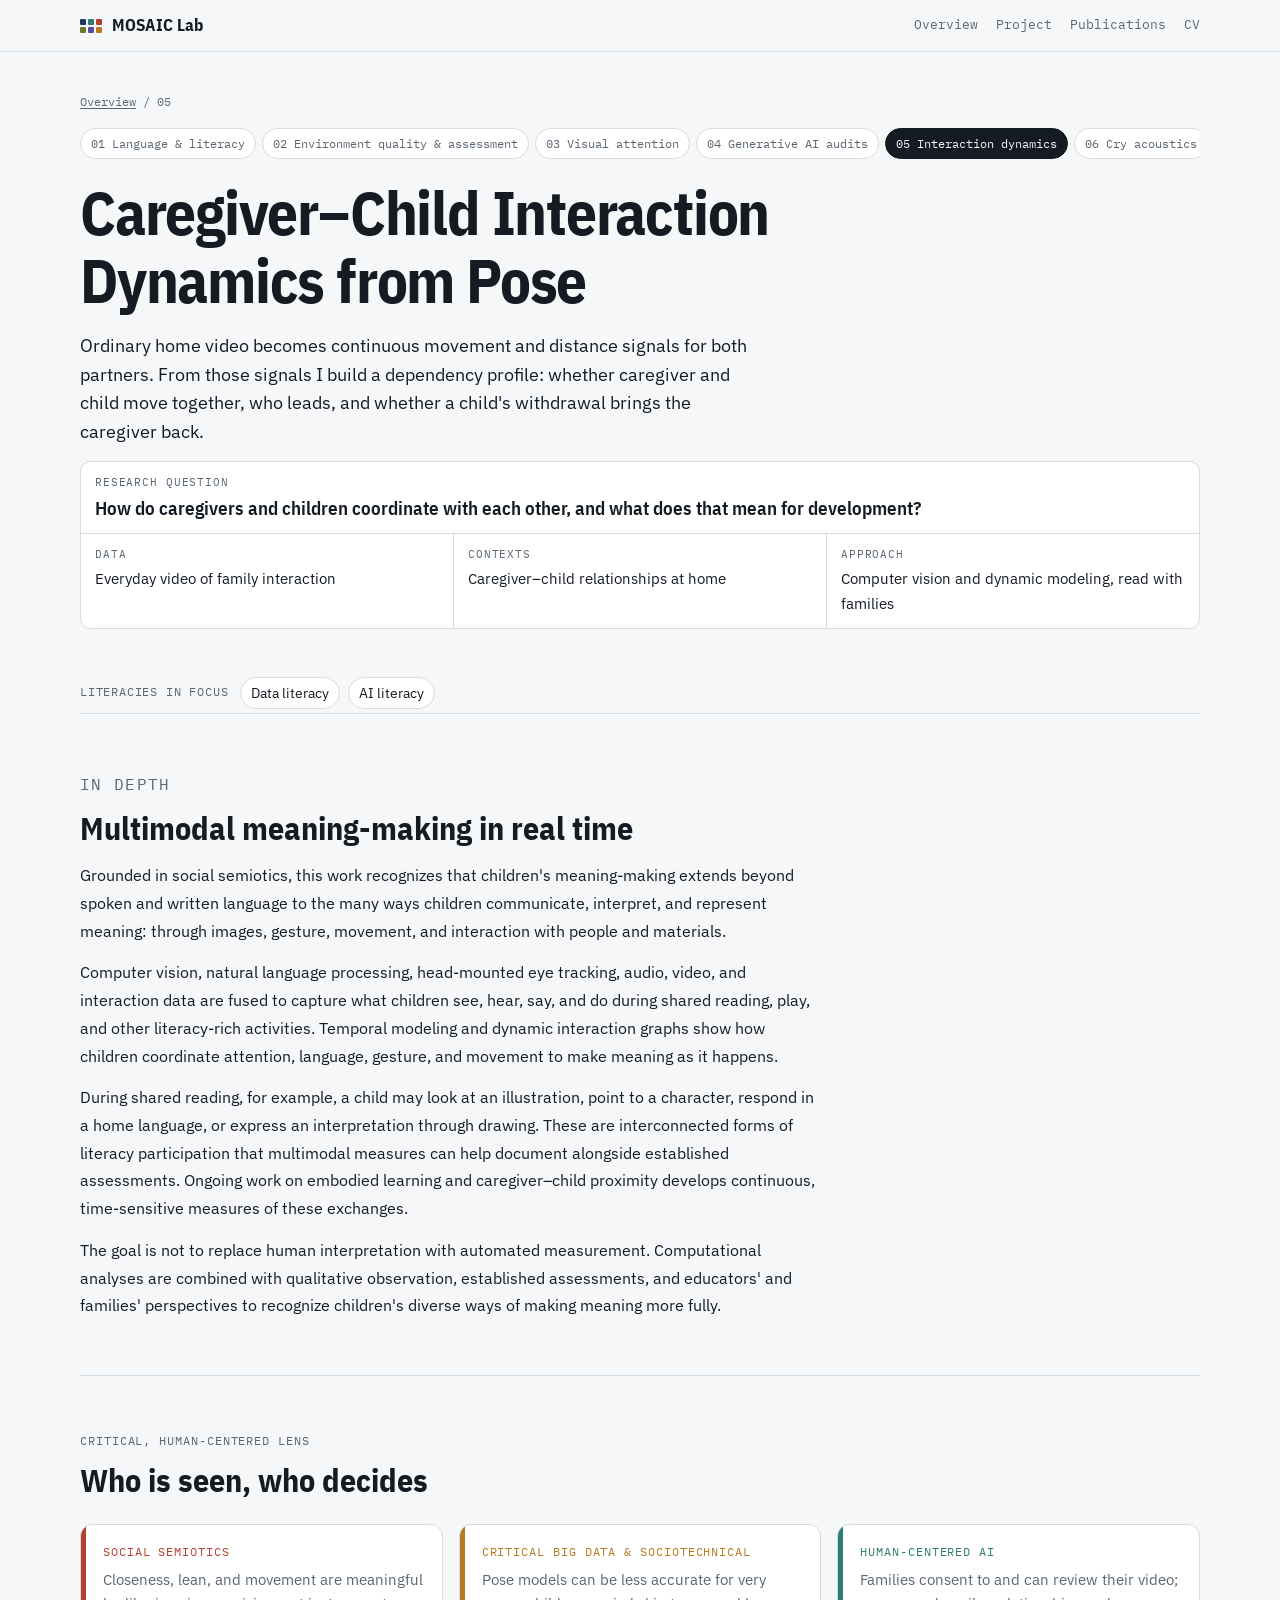
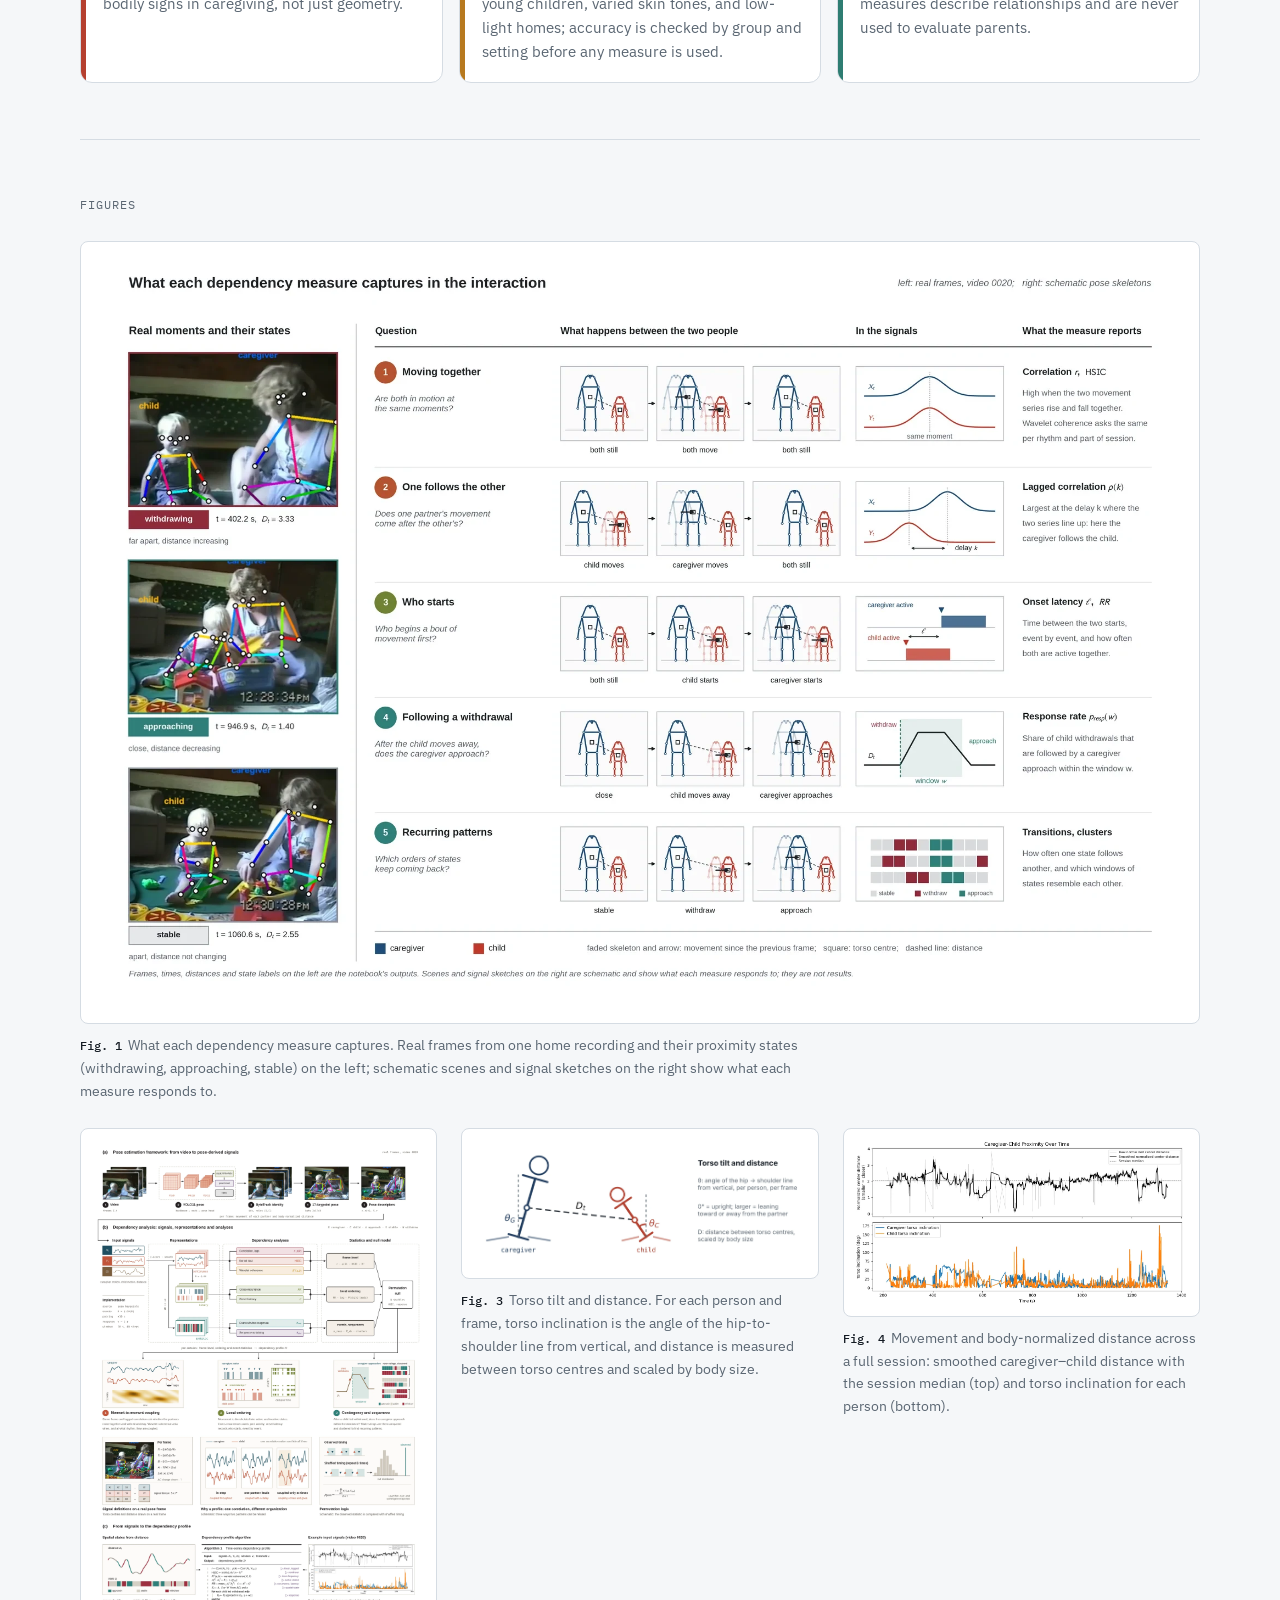
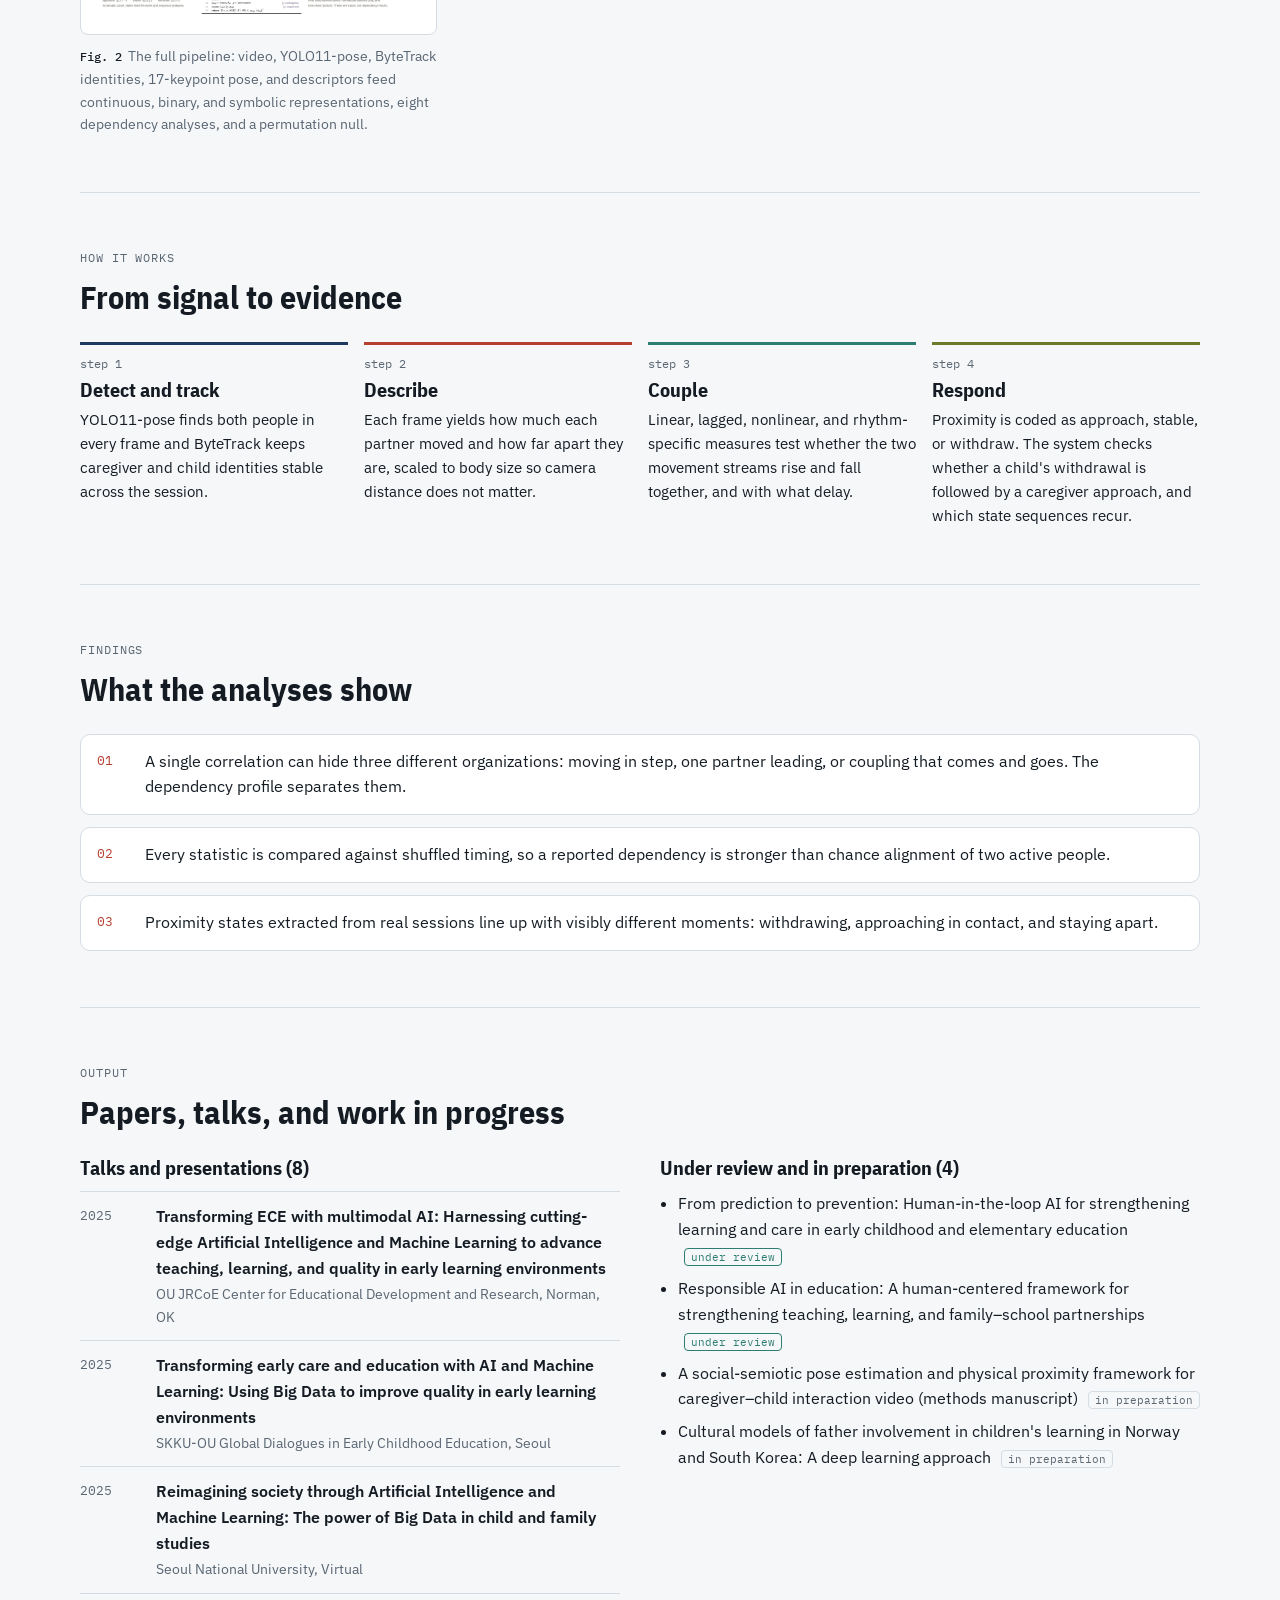
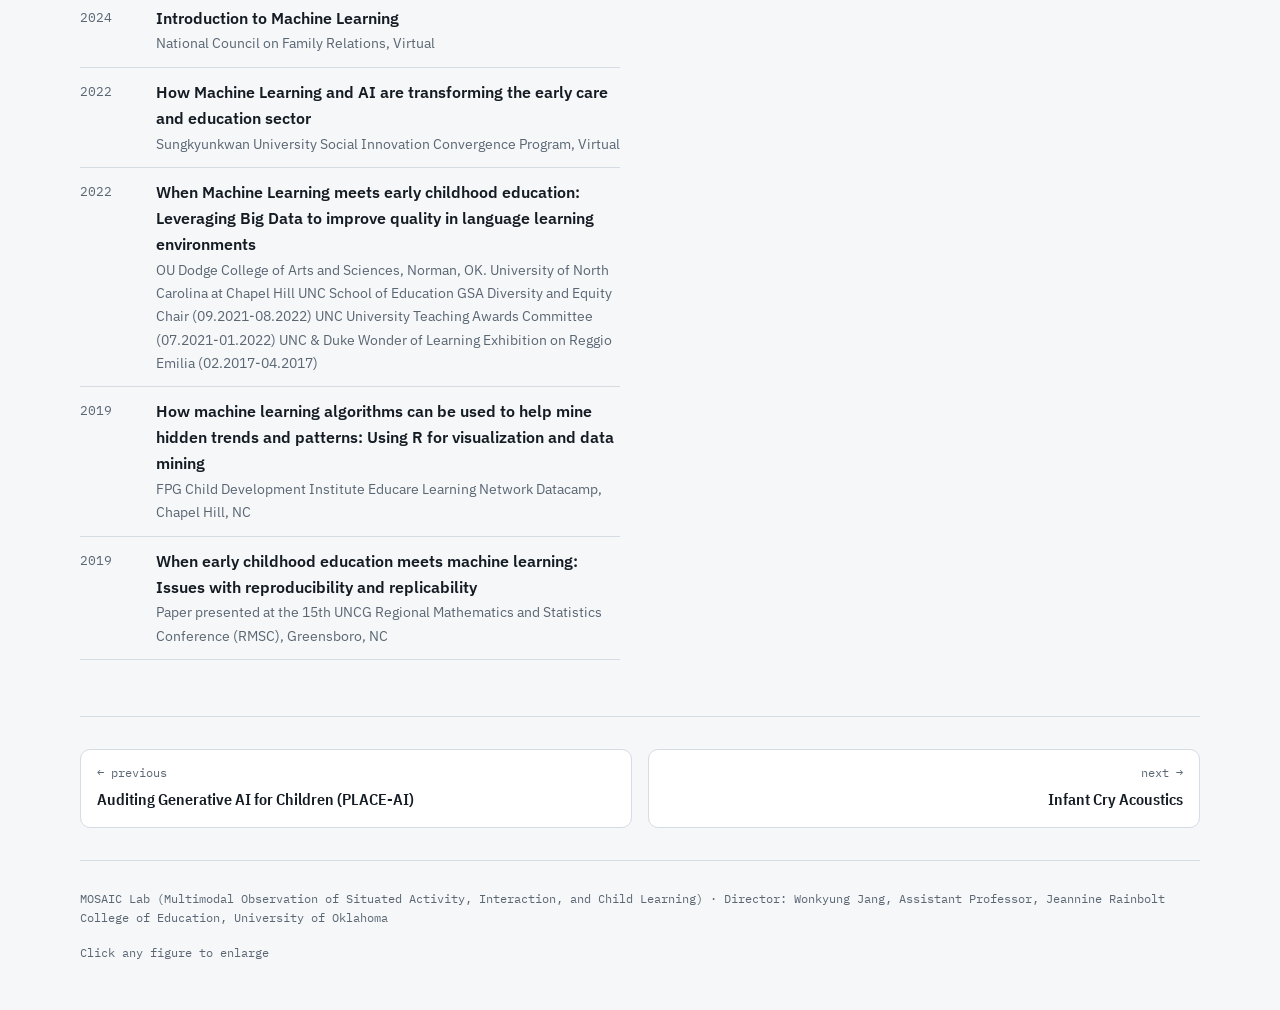
<file: interaction.html>
<!doctype html>
<html lang="en">
<head>
<meta charset="utf-8">
<meta name="viewport" content="width=device-width, initial-scale=1, viewport-fit=cover">
<title>Interaction dynamics · MOSAIC Lab</title>
<meta name="description" content="Markerless pose estimation on home video, turned into a profile of who moves with whom, who leads, and who responds.">
<link rel="preconnect" href="https://fonts.googleapis.com">
<link rel="stylesheet" href="https://fonts.googleapis.com/css2?family=IBM+Plex+Sans+Condensed:wght@500;600;700&family=IBM+Plex+Sans:ital,wght@0,400;0,500;0,600;1,400&family=IBM+Plex+Mono:wght@400;500&display=swap">
<link rel="stylesheet" href="site.css">
</head>
<body>
<header class="bar"><div class="wrap">
<a class="nm" href="index.html"><i aria-hidden="true"><b style="background:var(--navy)"></b><b style="background:var(--teal)"></b><b style="background:var(--brick)"></b><b style="background:var(--olive)"></b><b style="background:var(--violet)"></b><b style="background:var(--ochre)"></b></i>MOSAIC Lab</a>
<nav aria-label="Main"><ul><li><a href="index.html">Overview</a></li><li><a href="snapshot.html">Project</a></li><li><a href="publications.html">Publications</a></li><li><a href="cv.html">CV</a></li></ul></nav></div></header>
<div class="wrap">
<div class="phead"><p class="crumb"><a href="index.html">Overview</a> / 05</p><nav class="subnav" aria-label="Research areas"><a href="language.html">01 Language &amp; literacy</a><a href="quality.html">02 Environment quality &amp; assessment</a><a href="attention.html">03 Visual attention</a><a href="genai.html">04 Generative AI audits</a><a href="interaction.html" aria-current="page">05 Interaction dynamics</a><a href="acoustics.html">06 Cry acoustics</a><a href="inquiry.html">07 Inquiry process data</a><a href="embodiment.html">08 Embodied representation</a><a href="mosaic.html">09 MOSAIC framework</a><a href="trajectories.html">10 Family &amp; community systems</a></nav><h1>Caregiver–Child Interaction Dynamics from Pose</h1><p class="lede">Ordinary home video becomes continuous movement and distance signals for both partners. From those signals I build a dependency profile: whether caregiver and child move together, who leads, and whether a child's withdrawal brings the caregiver back.</p><dl class="spec"><div class="q"><dt>Research question</dt><dd>How do caregivers and children coordinate with each other, and what does that mean for development?</dd></div><div><dt>Data</dt><dd>Everyday video of family interaction</dd></div><div><dt>Contexts</dt><dd>Caregiver–child relationships at home</dd></div><div><dt>Approach</dt><dd>Computer vision and dynamic modeling, read with families</dd></div></dl></div>
<div class="litbar"><span>Literacies in focus</span><a href="index.html#h-lit">Data literacy</a><a href="index.html#h-lit">AI literacy</a></div>
<section aria-labelledby="h-dt"><div class="prose dtxt"><p class="lbl">In depth</p><h2 id="h-dt">Multimodal meaning-making in real time</h2><p>Grounded in social semiotics, this work recognizes that children&#39;s meaning-making extends beyond spoken and written language to the many ways children communicate, interpret, and represent meaning: through images, gesture, movement, and interaction with people and materials.</p><p>Computer vision, natural language processing, head-mounted eye tracking, audio, video, and interaction data are fused to capture what children see, hear, say, and do during shared reading, play, and other literacy-rich activities. Temporal modeling and dynamic interaction graphs show how children coordinate attention, language, gesture, and movement to make meaning as it happens.</p><p>During shared reading, for example, a child may look at an illustration, point to a character, respond in a home language, or express an interpretation through drawing. These are interconnected forms of literacy participation that multimodal measures can help document alongside established assessments. Ongoing work on embodied learning and caregiver–child proximity develops continuous, time-sensitive measures of these exchanges.</p><p>The goal is not to replace human interpretation with automated measurement. Computational analyses are combined with qualitative observation, established assessments, and educators' and families' perspectives to recognize children's diverse ways of making meaning more fully.</p></div></section>
<section aria-labelledby="h-cr"><div class="prose"><p class="lbl">Critical, human-centered lens</p><h2 id="h-cr">Who is seen, who decides</h2></div><div class="cagrid"><div class="ca" style="--c:var(--brick)"><span class="cak">Social semiotics</span><p>Closeness, lean, and movement are meaningful bodily signs in caregiving, not just geometry.</p></div><div class="ca" style="--c:var(--ochre)"><span class="cak">Critical big data &amp; sociotechnical</span><p>Pose models can be less accurate for very young children, varied skin tones, and low-light homes; accuracy is checked by group and setting before any measure is used.</p></div><div class="ca" style="--c:var(--teal)"><span class="cak">Human-centered AI</span><p>Families consent to and can review their video; measures describe relationships and are never used to evaluate parents.</p></div></div></section>
<section aria-label="Figures"><p class="lbl">Figures</p><div class="figs wide"><figure><button class="plate" type="button" data-zoom="dep-measures-v2.webp" data-cap="What each dependency measure captures. Real frames from one home recording and their proximity states (withdrawing, approaching, stable) on the left; schematic scenes and signal sketches on the right show what each measure responds to."><img src="dep-measures-v2.webp" alt="Five dependency measures between caregiver and child shown with real frames and schematic skeletons" width="2000" height="1386" loading="lazy"></button><figcaption><b>Fig. 1</b>What each dependency measure captures. Real frames from one home recording and their proximity states (withdrawing, approaching, stable) on the left; schematic scenes and signal sketches on the right show what each measure responds to.</figcaption></figure></div><div class="figs"><figure><button class="plate" type="button" data-zoom="pose-dependency-pipeline.webp" data-cap="The full pipeline: video, YOLO11-pose, ByteTrack identities, 17-keypoint pose, and descriptors feed continuous, binary, and symbolic representations, eight dependency analyses, and a permutation null."><img src="pose-dependency-pipeline.webp" alt="Pose estimation and dependency analysis pipeline" width="2000" height="2890" loading="lazy"></button><figcaption><b>Fig. 2</b>The full pipeline: video, YOLO11-pose, ByteTrack identities, 17-keypoint pose, and descriptors feed continuous, binary, and symbolic representations, eight dependency analyses, and a permutation null.</figcaption></figure><figure><button class="plate" type="button" data-zoom="torso-tilt.webp" data-cap="Torso tilt and distance. For each person and frame, torso inclination is the angle of the hip-to-shoulder line from vertical, and distance is measured between torso centres and scaled by body size."><img src="torso-tilt.webp" alt="Schematic of caregiver and child torso inclination angles and the distance between torso centres" width="1455" height="560" loading="lazy"></button><figcaption><b>Fig. 3</b>Torso tilt and distance. For each person and frame, torso inclination is the angle of the hip-to-shoulder line from vertical, and distance is measured between torso centres and scaled by body size.</figcaption></figure><figure><button class="plate" type="button" data-zoom="dep-timeseries.webp" data-cap="Movement and body-normalized distance across a full session: smoothed caregiver–child distance with the session median (top) and torso inclination for each person (bottom)."><img src="dep-timeseries.webp" alt="Time series of caregiver-child distance and torso inclination" width="1189" height="590" loading="lazy"></button><figcaption><b>Fig. 4</b>Movement and body-normalized distance across a full session: smoothed caregiver–child distance with the session median (top) and torso inclination for each person (bottom).</figcaption></figure></div></section>
<section aria-labelledby="h-app"><div class="prose"><p class="lbl">How it works</p><h2 id="h-app">From signal to evidence</h2></div><div class="steps"><div class="step"><span class="k">step 1</span><h3>Detect and track</h3><p>YOLO11-pose finds both people in every frame and ByteTrack keeps caregiver and child identities stable across the session.</p></div><div class="step"><span class="k">step 2</span><h3>Describe</h3><p>Each frame yields how much each partner moved and how far apart they are, scaled to body size so camera distance does not matter.</p></div><div class="step"><span class="k">step 3</span><h3>Couple</h3><p>Linear, lagged, nonlinear, and rhythm-specific measures test whether the two movement streams rise and fall together, and with what delay.</p></div><div class="step"><span class="k">step 4</span><h3>Respond</h3><p>Proximity is coded as approach, stable, or withdraw. The system checks whether a child's withdrawal is followed by a caregiver approach, and which state sequences recur.</p></div></div></section>
<section aria-labelledby="h-fd"><div class="prose"><p class="lbl">Findings</p><h2 id="h-fd">What the analyses show</h2></div><div class="findings"><div class="finding"><p>A single correlation can hide three different organizations: moving in step, one partner leading, or coupling that comes and goes. The dependency profile separates them.</p></div><div class="finding"><p>Every statistic is compared against shuffled timing, so a reported dependency is stronger than chance alignment of two active people.</p></div><div class="finding"><p>Proximity states extracted from real sessions line up with visibly different moments: withdrawing, approaching in contact, and staying apart.</p></div></div></section>
<section aria-labelledby="h-pp"><div class="prose"><p class="lbl">Output</p><h2 id="h-pp">Papers, talks, and work in progress</h2></div><div class="cols2"><div class="block"><h3>Talks and presentations (8)</h3><ol class="bib"><li><span class="y">2025</span><div><p class="t">Transforming ECE with multimodal AI: Harnessing cutting-edge Artificial Intelligence and Machine Learning to advance teaching, learning, and quality in early learning environments</p><p class="v">OU JRCoE Center for Educational Development and Research, Norman, OK</p></div></li><li><span class="y">2025</span><div><p class="t">Transforming early care and education with AI and Machine Learning: Using Big Data to improve quality in early learning environments</p><p class="v">SKKU-OU Global Dialogues in Early Childhood Education, Seoul</p></div></li><li><span class="y">2025</span><div><p class="t">Reimagining society through Artificial Intelligence and Machine Learning: The power of Big Data in child and family studies</p><p class="v">Seoul National University, Virtual</p></div></li><li><span class="y">2024</span><div><p class="t">Introduction to Machine Learning</p><p class="v">National Council on Family Relations, Virtual</p></div></li><li><span class="y">2022</span><div><p class="t">How Machine Learning and AI are transforming the early care and education sector</p><p class="v">Sungkyunkwan University Social Innovation Convergence Program, Virtual</p></div></li><li><span class="y">2022</span><div><p class="t">When Machine Learning meets early childhood education: Leveraging Big Data to improve quality in language learning environments</p><p class="v">OU Dodge College of Arts and Sciences, Norman, OK. University of North Carolina at Chapel Hill UNC School of Education GSA Diversity and Equity Chair (09.2021-08.2022) UNC University Teaching Awards Committee (07.2021-01.2022) UNC &amp; Duke Wonder of Learning Exhibition on Reggio Emilia (02.2017-04.2017)</p></div></li><li><span class="y">2019</span><div><p class="t">How machine learning algorithms can be used to help mine hidden trends and patterns: Using R for visualization and data mining</p><p class="v">FPG Child Development Institute Educare Learning Network Datacamp, Chapel Hill, NC</p></div></li><li><span class="y">2019</span><div><p class="t">When early childhood education meets machine learning: Issues with reproducibility and replicability</p><p class="v">Paper presented at the 15th UNCG Regional Mathematics and Statistics Conference (RMSC), Greensboro, NC</p></div></li></ol></div><div class="block"><h3>Under review and in preparation (4)</h3><ul class="clean"><li>From prediction to prevention: Human-in-the-loop AI for strengthening learning and care in early childhood and elementary education <span class="tag st">under review</span></li><li>Responsible AI in education: A human-centered framework for strengthening teaching, learning, and family–school partnerships <span class="tag st">under review</span></li><li>A social-semiotic pose estimation and physical proximity framework for caregiver–child interaction video (methods manuscript) <span class="tag">in preparation</span></li><li>Cultural models of father involvement in children&#39;s learning in Norway and South Korea: A deep learning approach <span class="tag">in preparation</span></li></ul></div></div></section>
<nav class="pager" aria-label="Previous and next"><a href="genai.html"><span>← previous</span>Auditing Generative AI for Children (PLACE-AI)</a><a class="nx" href="acoustics.html"><span>next →</span>Infant Cry Acoustics</a></nav>
<footer><span>MOSAIC Lab (Multimodal Observation of Situated Activity, Interaction, and Child Learning) · Director: Wonkyung Jang, Assistant Professor, Jeannine Rainbolt College of Education, University of Oklahoma</span><span>Click any figure to enlarge</span></footer>
</div>
<div class="lb" id="lb" hidden role="dialog" aria-modal="true" aria-label="Figure viewer">
<div class="lbbar"><span id="lbcap"></span><span style="display:flex;gap:8px"><button type="button" id="lbz">Zoom 2×</button><button type="button" id="lbx">Close</button></span></div>
<div class="lbimg"><img id="lbimg" alt=""></div></div>
<script src="site.js"></script>
</body>
</html>
</file>
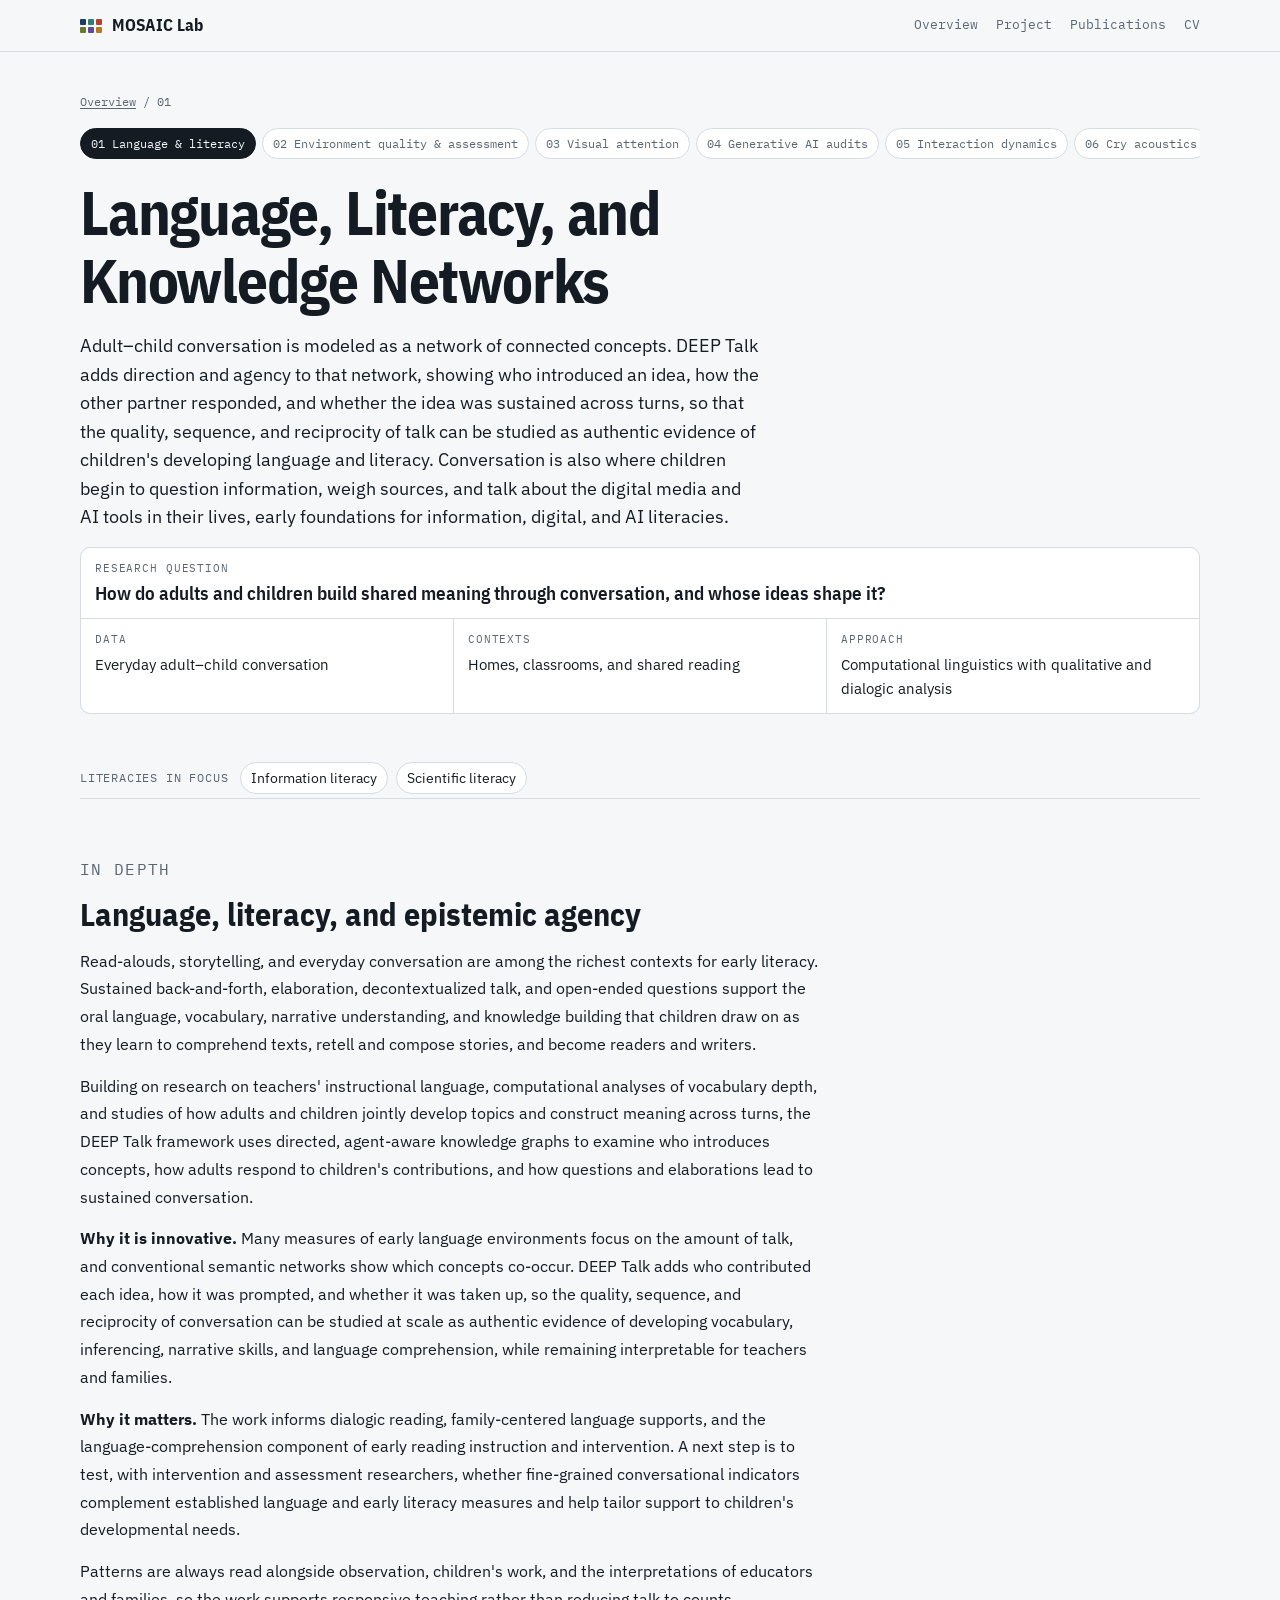
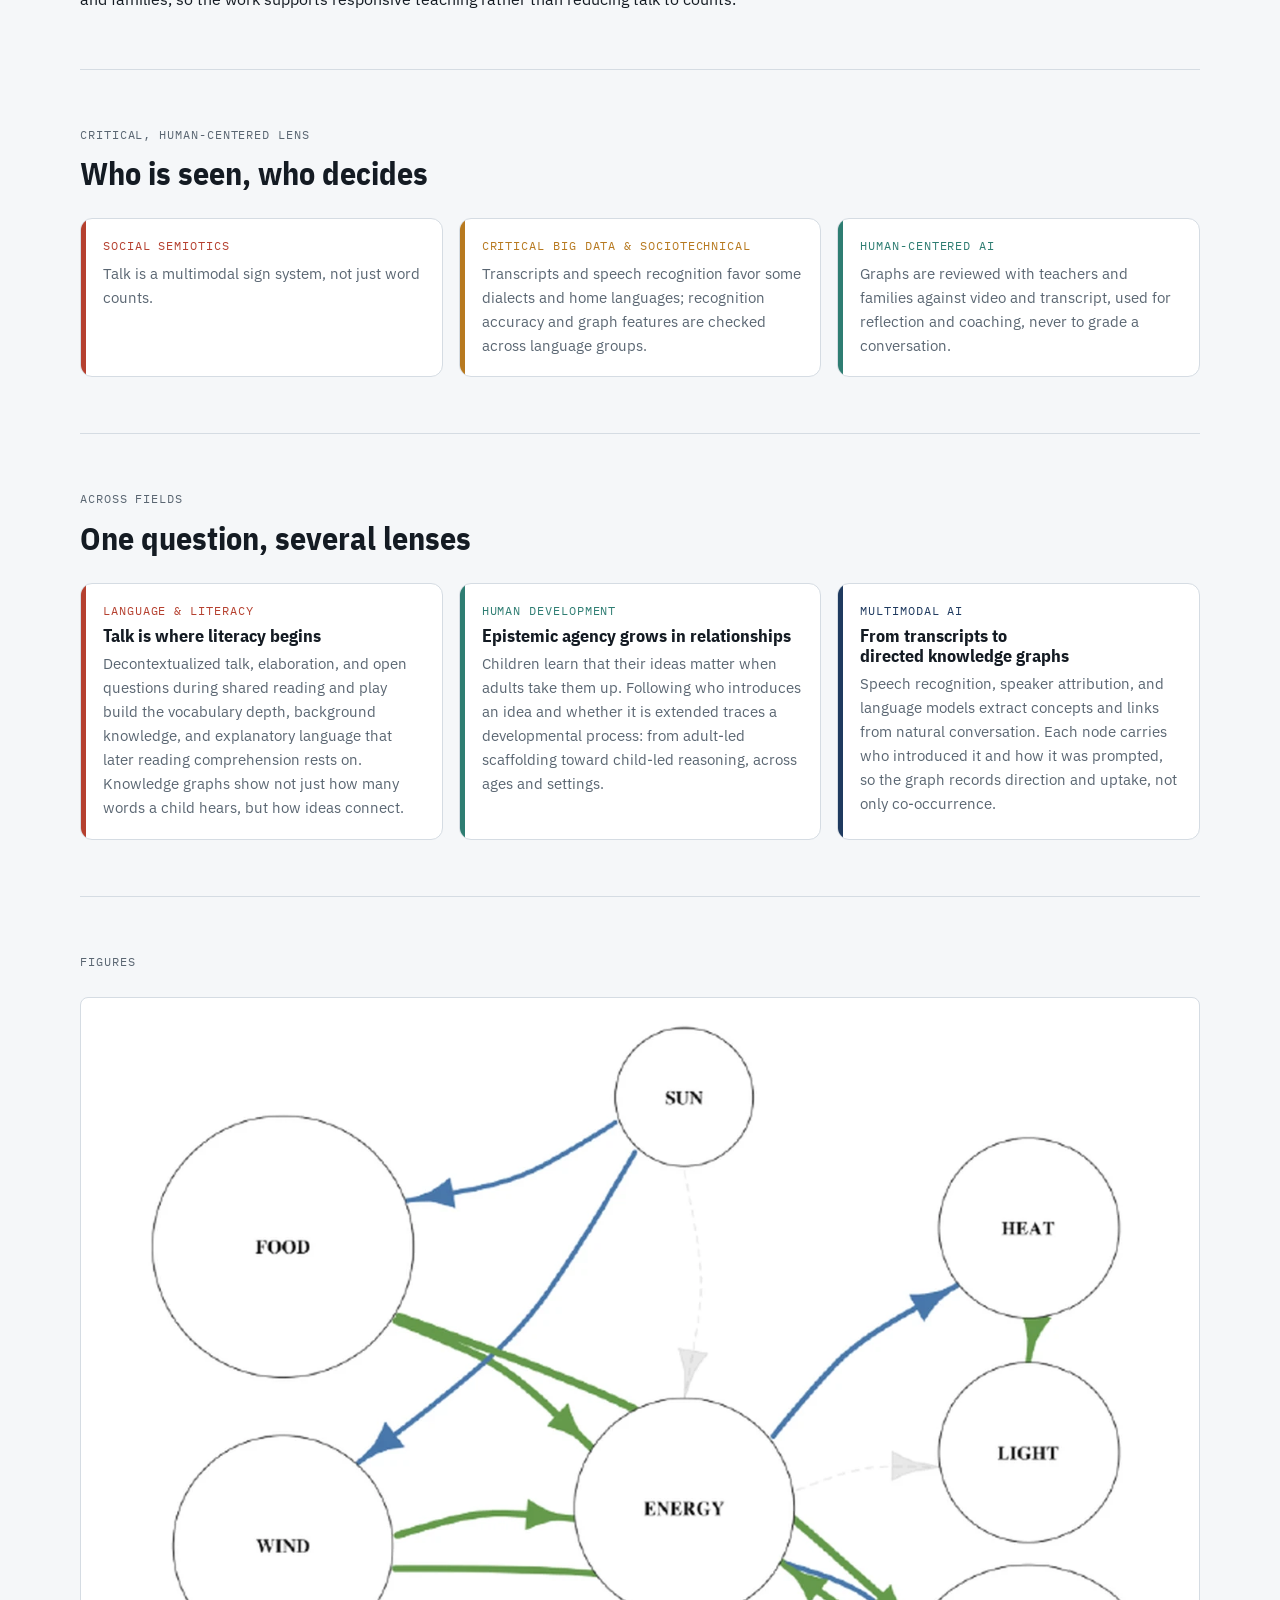
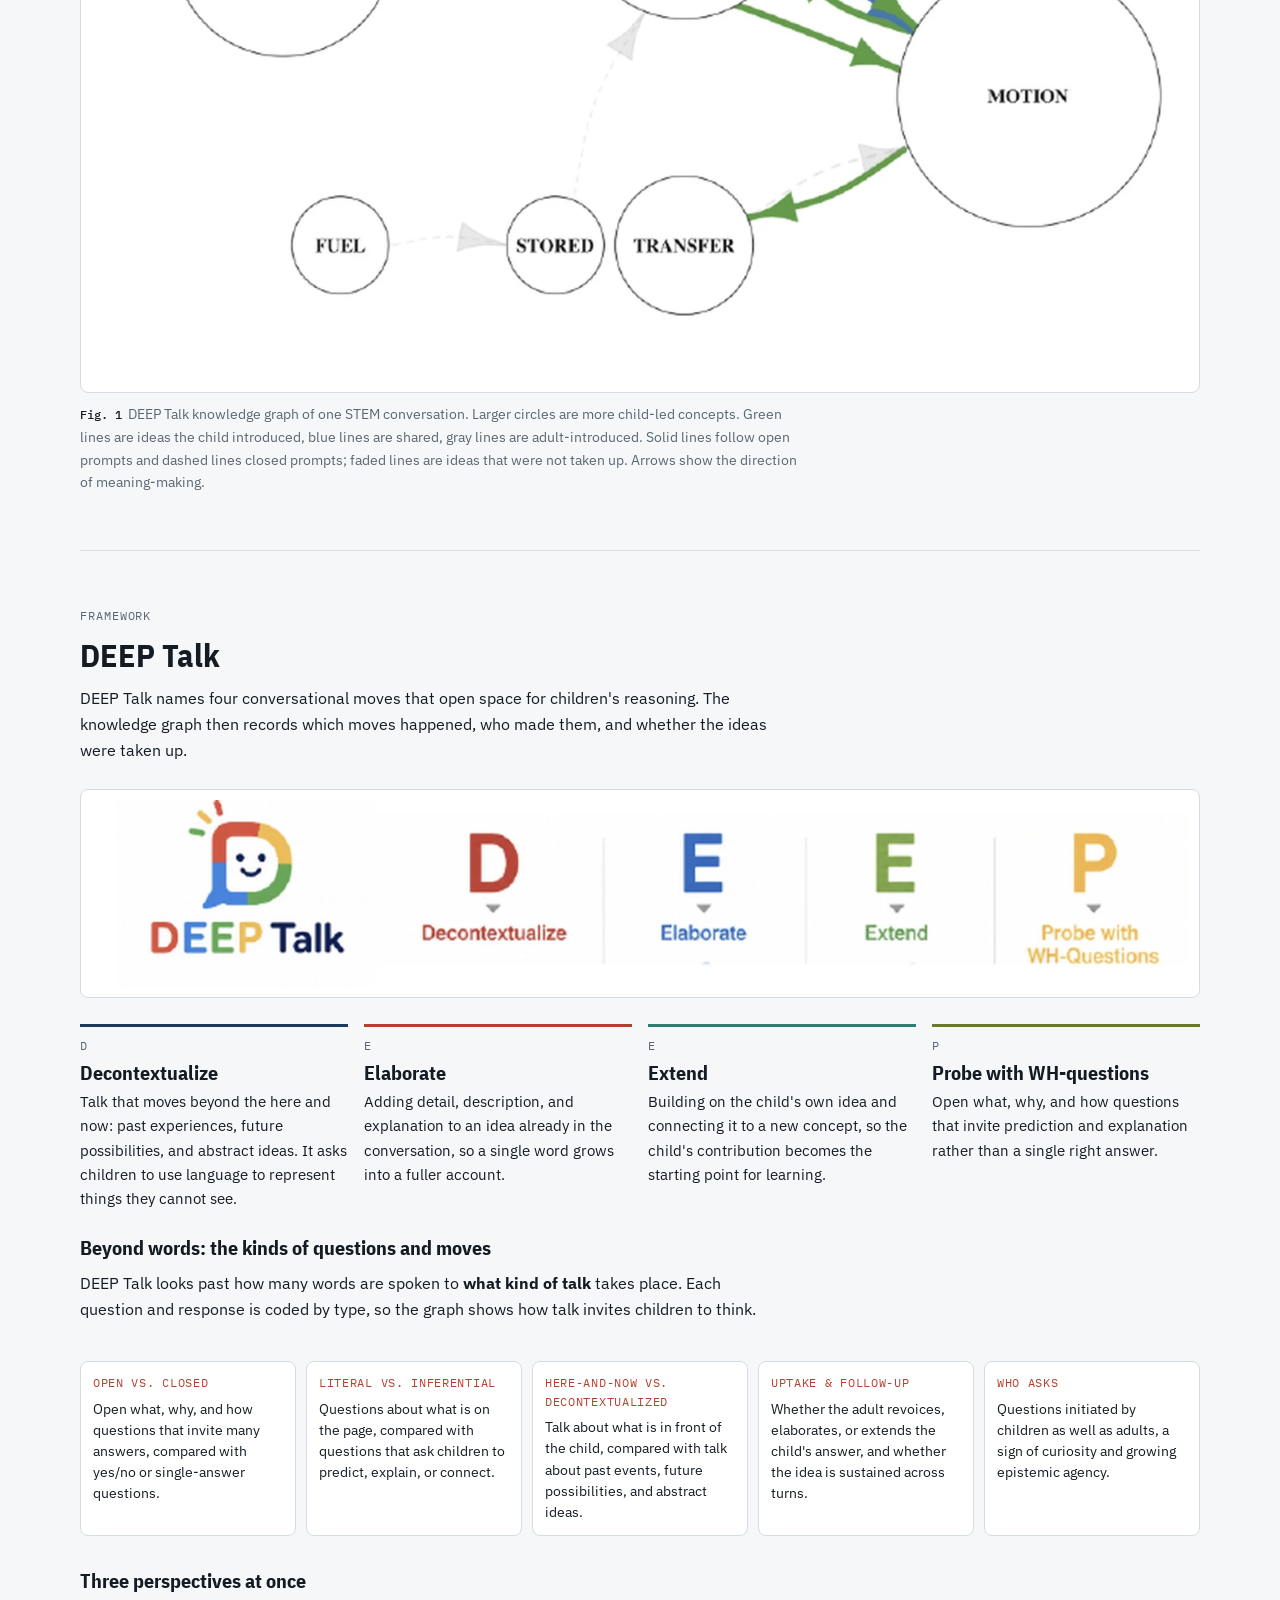
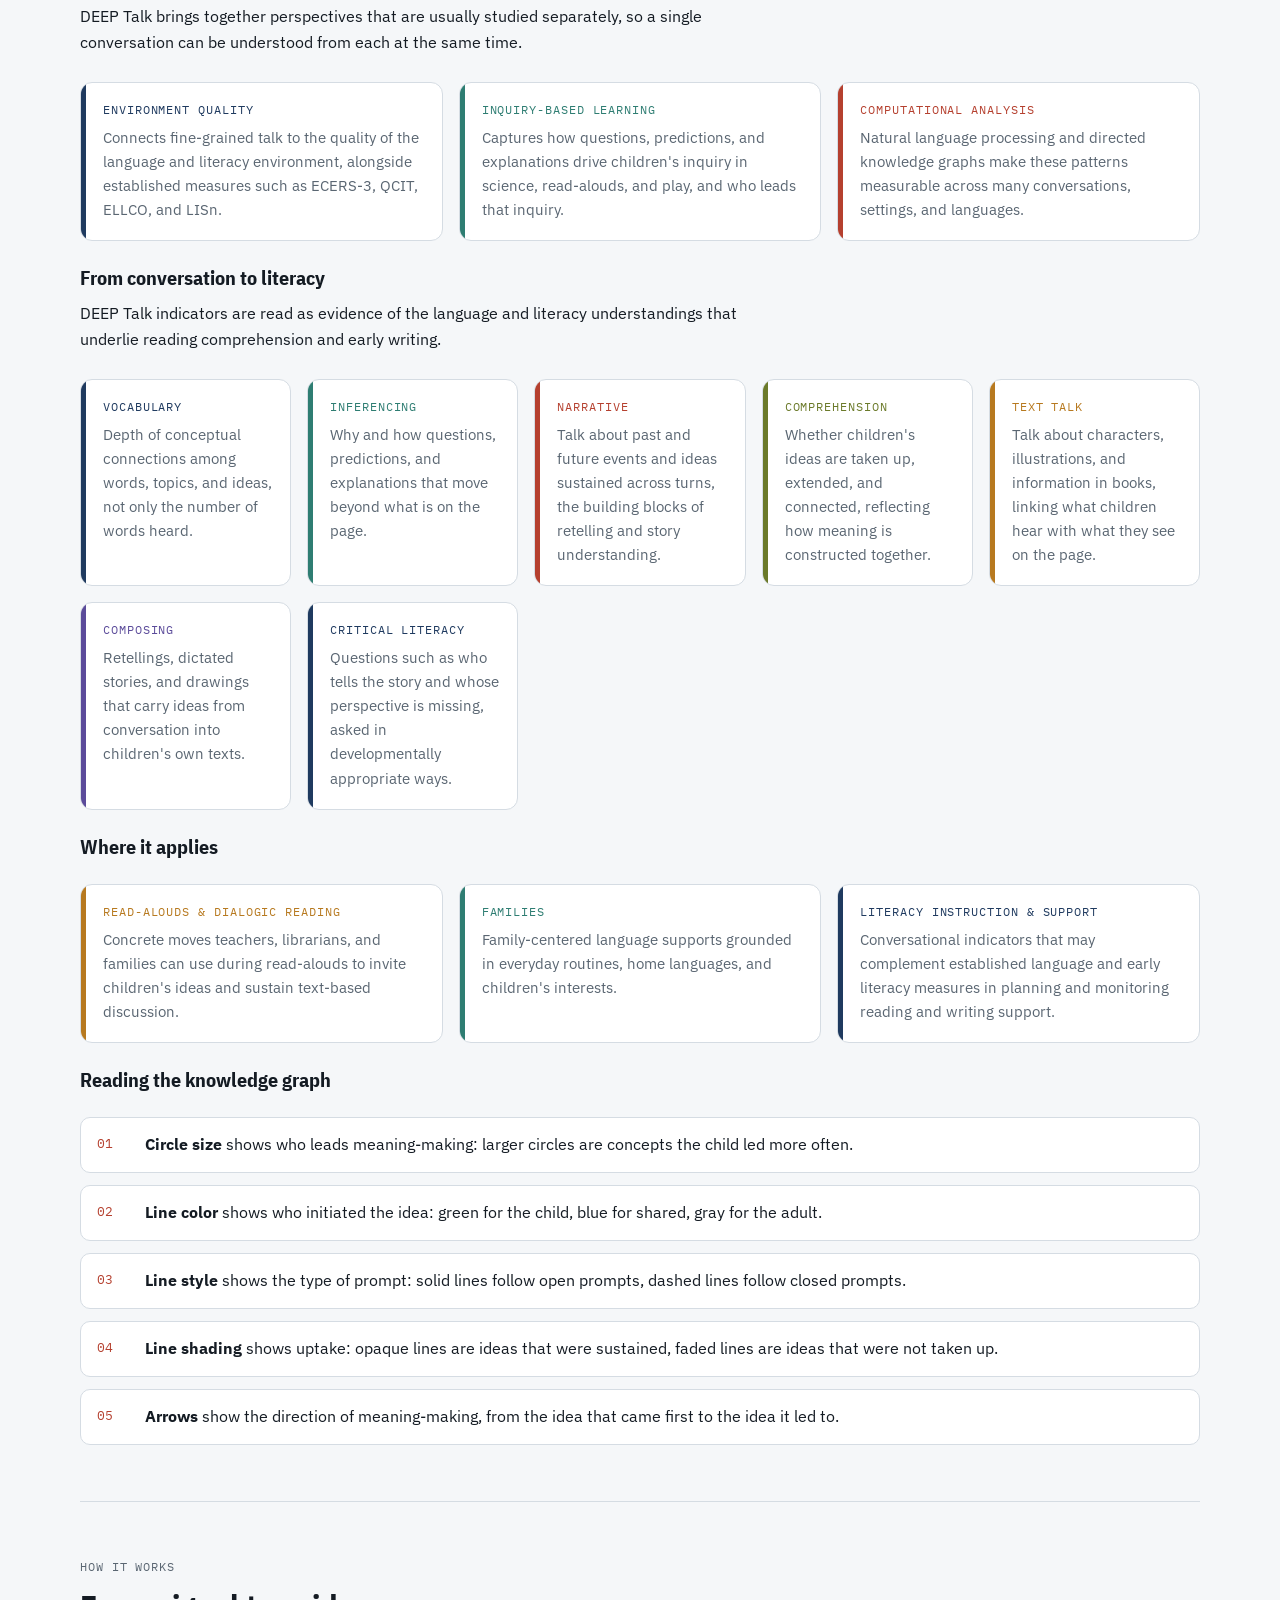
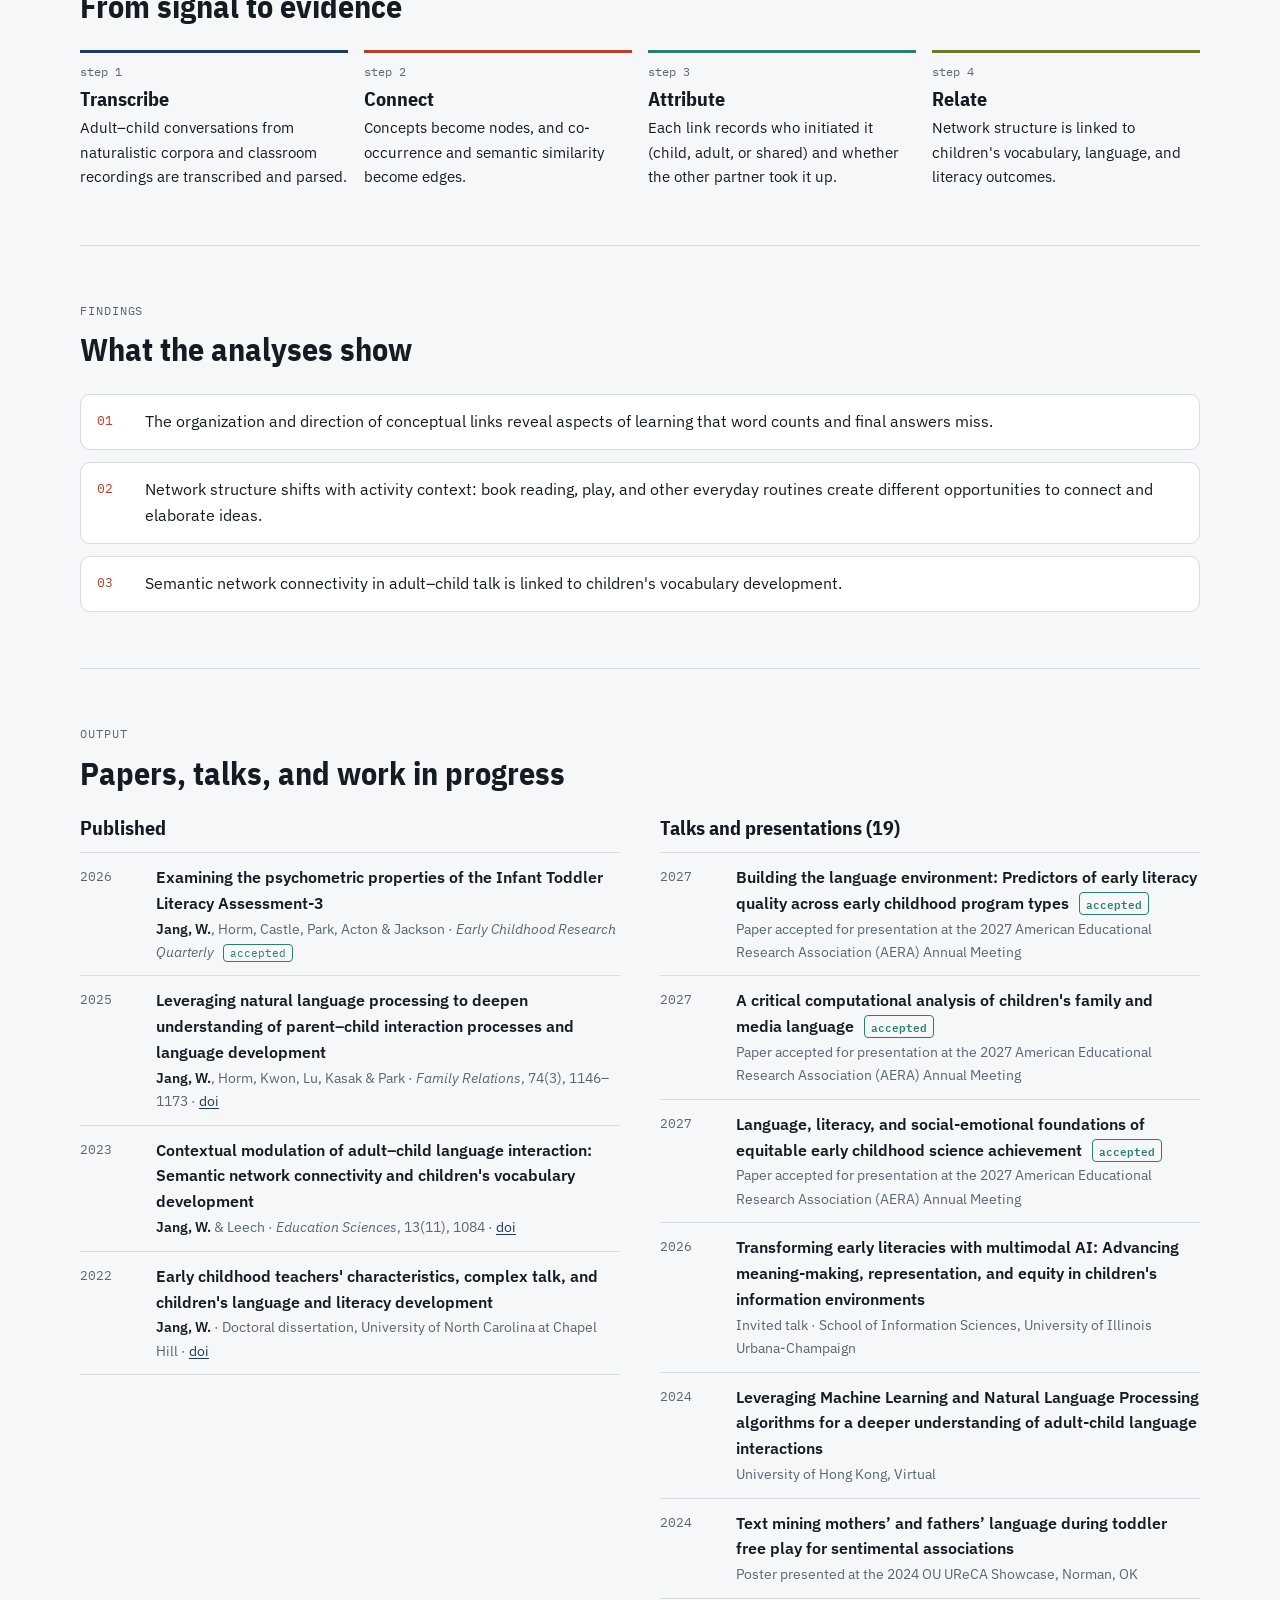
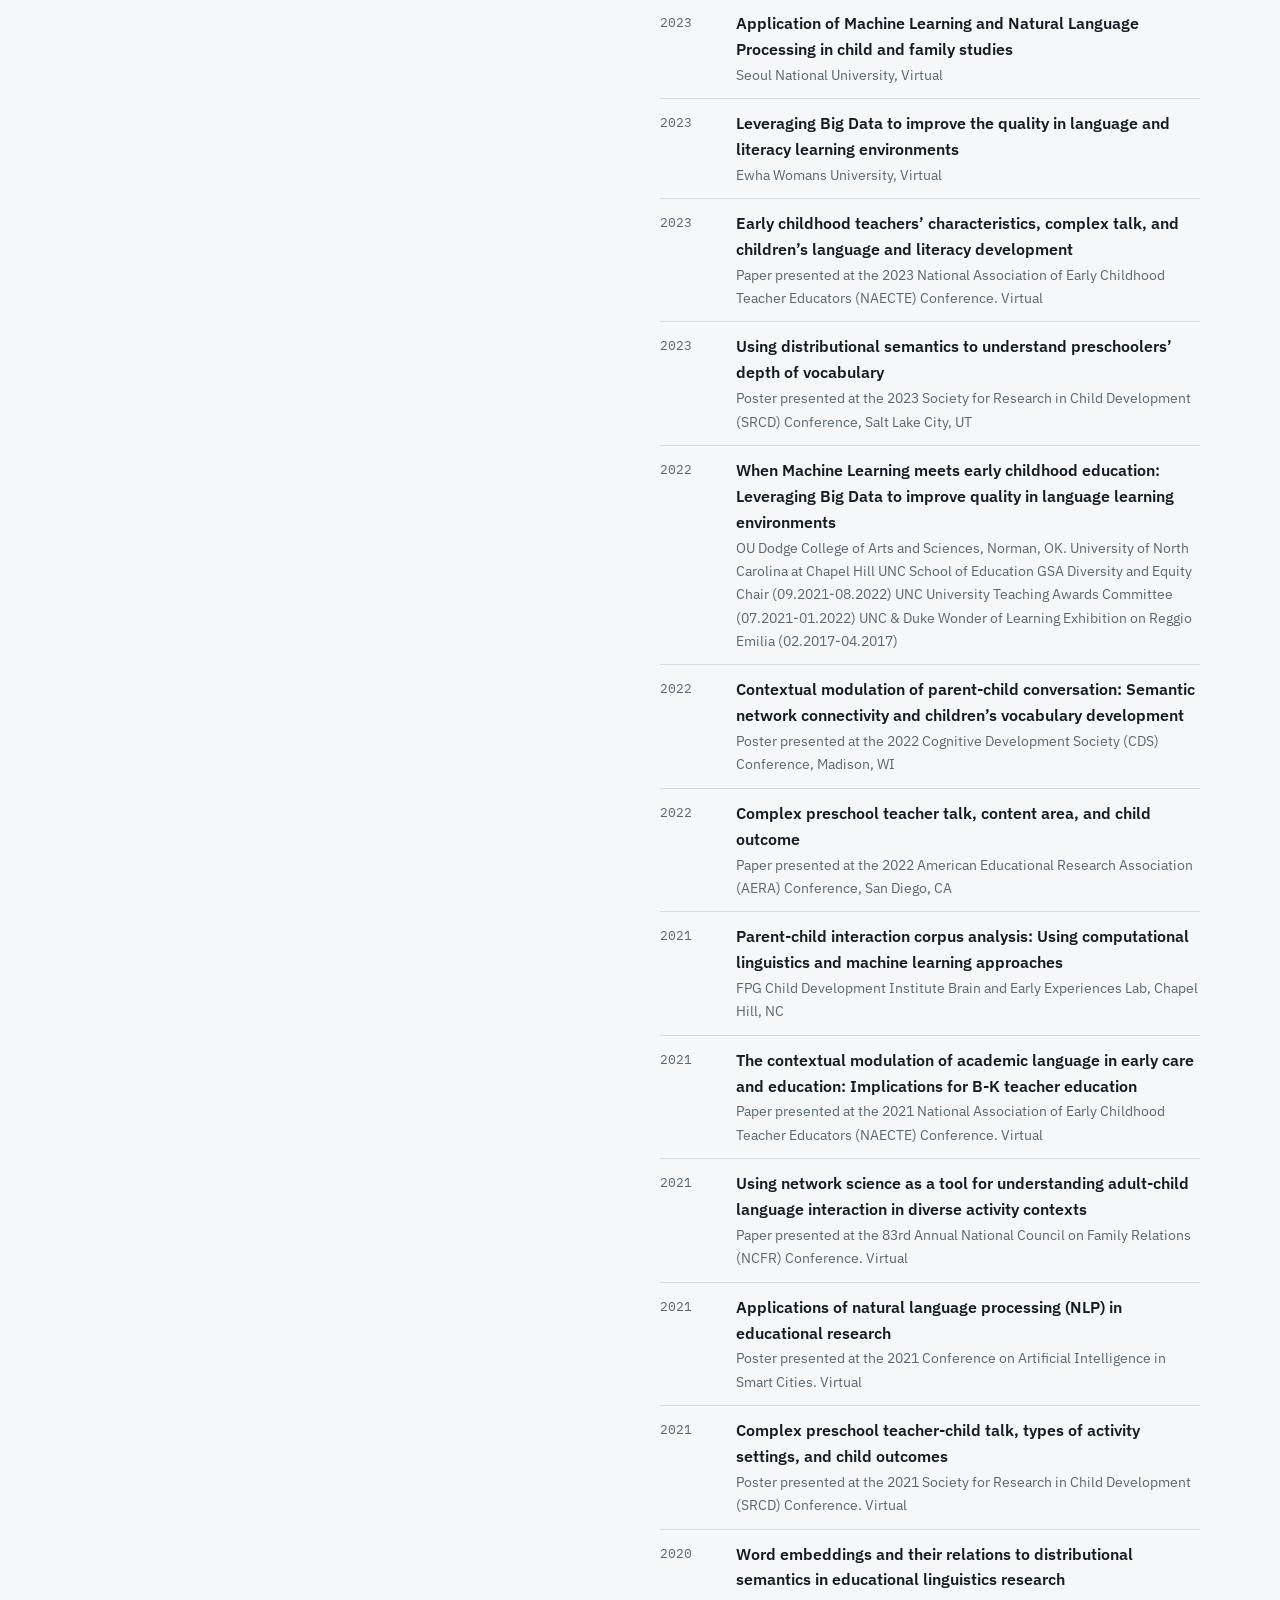
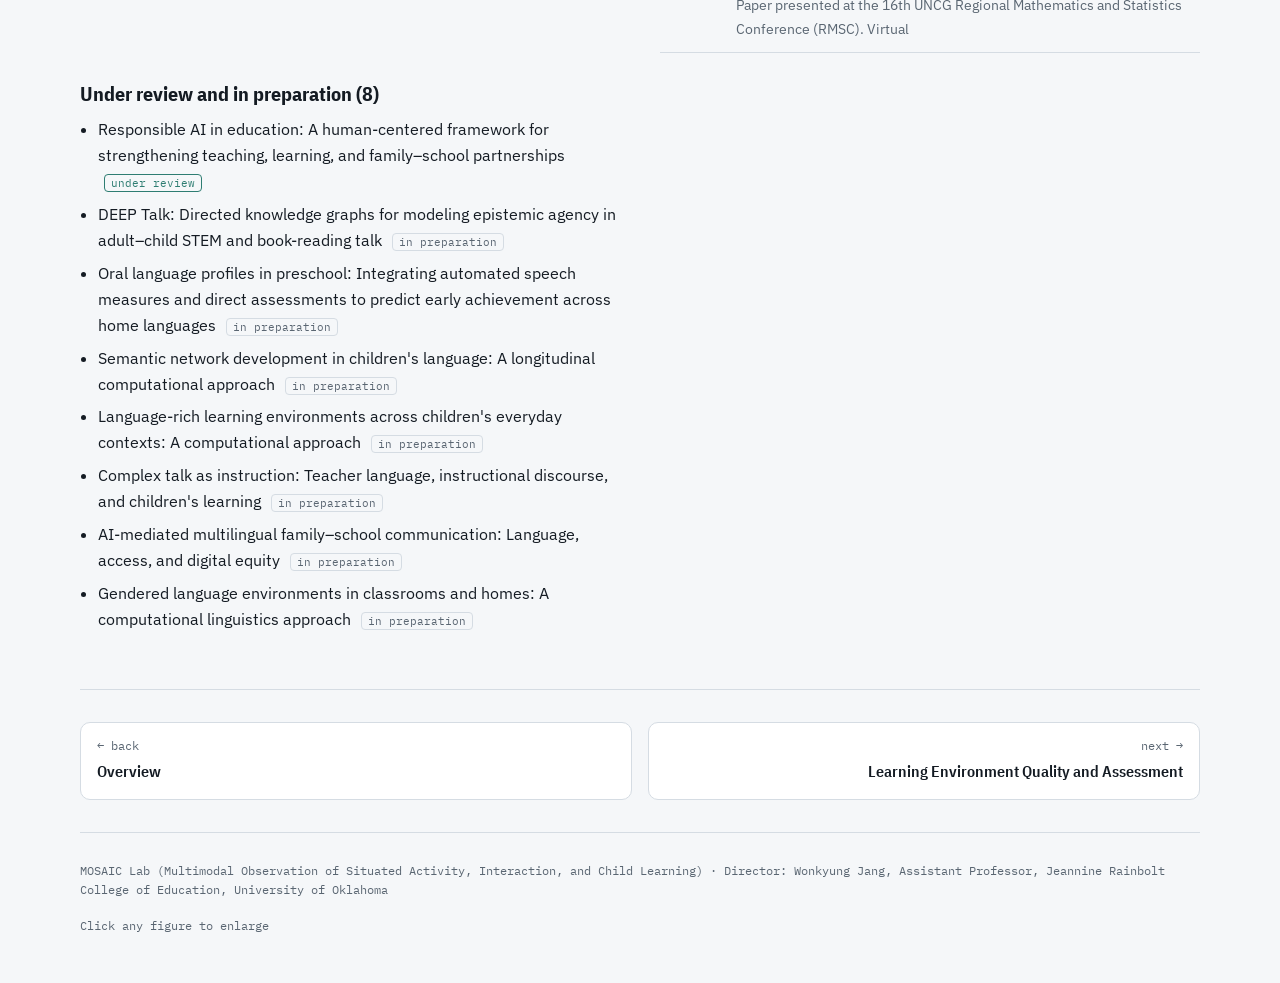
<file: language.html>
<!doctype html>
<html lang="en">
<head>
<meta charset="utf-8">
<meta name="viewport" content="width=device-width, initial-scale=1, viewport-fit=cover">
<title>Language & literacy · MOSAIC Lab</title>
<meta name="description" content="DEEP Talk: directed knowledge graphs that show how adults and children build ideas together during read-alouds and everyday talk, and what that reveals about developing language and literacy.">
<link rel="preconnect" href="https://fonts.googleapis.com">
<link rel="stylesheet" href="https://fonts.googleapis.com/css2?family=IBM+Plex+Sans+Condensed:wght@500;600;700&family=IBM+Plex+Sans:ital,wght@0,400;0,500;0,600;1,400&family=IBM+Plex+Mono:wght@400;500&display=swap">
<link rel="stylesheet" href="site.css">
</head>
<body>
<header class="bar"><div class="wrap">
<a class="nm" href="index.html"><i aria-hidden="true"><b style="background:var(--navy)"></b><b style="background:var(--teal)"></b><b style="background:var(--brick)"></b><b style="background:var(--olive)"></b><b style="background:var(--violet)"></b><b style="background:var(--ochre)"></b></i>MOSAIC Lab</a>
<nav aria-label="Main"><ul><li><a href="index.html">Overview</a></li><li><a href="snapshot.html">Project</a></li><li><a href="publications.html">Publications</a></li><li><a href="cv.html">CV</a></li></ul></nav></div></header>
<div class="wrap">
<div class="phead"><p class="crumb"><a href="index.html">Overview</a> / 01</p><nav class="subnav" aria-label="Research areas"><a href="language.html" aria-current="page">01 Language &amp; literacy</a><a href="quality.html">02 Environment quality &amp; assessment</a><a href="attention.html">03 Visual attention</a><a href="genai.html">04 Generative AI audits</a><a href="interaction.html">05 Interaction dynamics</a><a href="acoustics.html">06 Cry acoustics</a><a href="inquiry.html">07 Inquiry process data</a><a href="embodiment.html">08 Embodied representation</a><a href="mosaic.html">09 MOSAIC framework</a><a href="trajectories.html">10 Family &amp; community systems</a></nav><h1>Language, Literacy, and Knowledge Networks</h1><p class="lede">Adult–child conversation is modeled as a network of connected concepts. DEEP Talk adds direction and agency to that network, showing who introduced an idea, how the other partner responded, and whether the idea was sustained across turns, so that the quality, sequence, and reciprocity of talk can be studied as authentic evidence of children&#39;s developing language and literacy. Conversation is also where children begin to question information, weigh sources, and talk about the digital media and AI tools in their lives, early foundations for information, digital, and AI literacies.</p><dl class="spec"><div class="q"><dt>Research question</dt><dd>How do adults and children build shared meaning through conversation, and whose ideas shape it?</dd></div><div><dt>Data</dt><dd>Everyday adult–child conversation</dd></div><div><dt>Contexts</dt><dd>Homes, classrooms, and shared reading</dd></div><div><dt>Approach</dt><dd>Computational linguistics with qualitative and dialogic analysis</dd></div></dl></div>
<div class="litbar"><span>Literacies in focus</span><a href="index.html#h-lit">Information literacy</a><a href="index.html#h-lit">Scientific literacy</a></div>
<section aria-labelledby="h-dt"><div class="prose dtxt"><p class="lbl">In depth</p><h2 id="h-dt">Language, literacy, and epistemic agency</h2><p>Read-alouds, storytelling, and everyday conversation are among the richest contexts for early literacy. Sustained back-and-forth, elaboration, decontextualized talk, and open-ended questions support the oral language, vocabulary, narrative understanding, and knowledge building that children draw on as they learn to comprehend texts, retell and compose stories, and become readers and writers.</p><p>Building on research on teachers&#39; instructional language, computational analyses of vocabulary depth, and studies of how adults and children jointly develop topics and construct meaning across turns, the DEEP Talk framework uses directed, agent-aware knowledge graphs to examine who introduces concepts, how adults respond to children&#39;s contributions, and how questions and elaborations lead to sustained conversation.</p><p><b>Why it is innovative.</b> Many measures of early language environments focus on the amount of talk, and conventional semantic networks show which concepts co-occur. DEEP Talk adds who contributed each idea, how it was prompted, and whether it was taken up, so the quality, sequence, and reciprocity of conversation can be studied at scale as authentic evidence of developing vocabulary, inferencing, narrative skills, and language comprehension, while remaining interpretable for teachers and families.</p><p><b>Why it matters.</b> The work informs dialogic reading, family-centered language supports, and the language-comprehension component of early reading instruction and intervention. A next step is to test, with intervention and assessment researchers, whether fine-grained conversational indicators complement established language and early literacy measures and help tailor support to children&#39;s developmental needs.</p><p>Patterns are always read alongside observation, children&#39;s work, and the interpretations of educators and families, so the work supports responsive teaching rather than reducing talk to counts.</p></div></section>
<section aria-labelledby="h-cr"><div class="prose"><p class="lbl">Critical, human-centered lens</p><h2 id="h-cr">Who is seen, who decides</h2></div><div class="cagrid"><div class="ca" style="--c:var(--brick)"><span class="cak">Social semiotics</span><p>Talk is a multimodal sign system, not just word counts.</p></div><div class="ca" style="--c:var(--ochre)"><span class="cak">Critical big data &amp; sociotechnical</span><p>Transcripts and speech recognition favor some dialects and home languages; recognition accuracy and graph features are checked across language groups.</p></div><div class="ca" style="--c:var(--teal)"><span class="cak">Human-centered AI</span><p>Graphs are reviewed with teachers and families against video and transcript, used for reflection and coaching, never to grade a conversation.</p></div></div></section>
<section aria-labelledby="h-ln"><div class="prose"><p class="lbl">Across fields</p><h2 id="h-ln">One question, several lenses</h2></div><div class="cagrid lens"><div class="ca" style="--c:var(--brick)"><span class="cak">Language &amp; literacy</span><h3>Talk is where literacy begins</h3><p>Decontextualized talk, elaboration, and open questions during shared reading and play build the vocabulary depth, background knowledge, and explanatory language that later reading comprehension rests on. Knowledge graphs show not just how many words a child hears, but how ideas connect.</p></div><div class="ca" style="--c:var(--teal)"><span class="cak">Human development</span><h3>Epistemic agency grows in relationships</h3><p>Children learn that their ideas matter when adults take them up. Following who introduces an idea and whether it is extended traces a developmental process: from adult-led scaffolding toward child-led reasoning, across ages and settings.</p></div><div class="ca" style="--c:var(--navy)"><span class="cak">Multimodal AI</span><h3>From transcripts to directed knowledge graphs</h3><p>Speech recognition, speaker attribution, and language models extract concepts and links from natural conversation. Each node carries who introduced it and how it was prompted, so the graph records direction and uptake, not only co-occurrence.</p></div></div></section>
<section aria-label="Figures"><p class="lbl">Figures</p><div class="figs"><figure><button class="plate" type="button" data-zoom="deep-talk-network.webp" data-cap="DEEP Talk knowledge graph of one STEM conversation. Larger circles are more child-led concepts. Green lines are ideas the child introduced, blue lines are shared, gray lines are adult-introduced. Solid lines follow open prompts and dashed lines closed prompts; faded lines are ideas that were not taken up. Arrows show the direction of meaning-making."><img src="deep-talk-network.webp" alt="Directed knowledge graph of energy, sun, wind, motion and related concepts" width="1380" height="1224" loading="lazy"></button><figcaption><b>Fig. 1</b>DEEP Talk knowledge graph of one STEM conversation. Larger circles are more child-led concepts. Green lines are ideas the child introduced, blue lines are shared, gray lines are adult-introduced. Solid lines follow open prompts and dashed lines closed prompts; faded lines are ideas that were not taken up. Arrows show the direction of meaning-making.</figcaption></figure></div></section>
<section aria-labelledby="h-deep"><div class="prose"><p class="lbl">Framework</p><h2 id="h-deep">DEEP Talk</h2><p>DEEP Talk names four conversational moves that open space for children's reasoning. The knowledge graph then records which moves happened, who made them, and whether the ideas were taken up.</p></div>
<figure><div class="plate" style="cursor:default"><img src="deep-talk-framework.webp" alt="DEEP Talk: Decontextualize, Elaborate, Extend, Probe with WH-questions" width="1316" height="224"></div></figure>
<div class="steps">
<div class="step"><span class="k">D</span><h3>Decontextualize</h3><p>Talk that moves beyond the here and now: past experiences, future possibilities, and abstract ideas. It asks children to use language to represent things they cannot see.</p></div>
<div class="step"><span class="k">E</span><h3>Elaborate</h3><p>Adding detail, description, and explanation to an idea already in the conversation, so a single word grows into a fuller account.</p></div>
<div class="step"><span class="k">E</span><h3>Extend</h3><p>Building on the child's own idea and connecting it to a new concept, so the child's contribution becomes the starting point for learning.</p></div>
<div class="step"><span class="k">P</span><h3>Probe with WH-questions</h3><p>Open what, why, and how questions that invite prediction and explanation rather than a single right answer.</p></div>
</div>
<div class="prose"><h3>Beyond words: the kinds of questions and moves</h3><p>DEEP Talk looks past how many words are spoken to <b>what kind of talk</b> takes place. Each question and response is coded by type, so the graph shows how talk invites children to think.</p></div>
<div class="qtypes">
<div class="qt"><span>Open vs. closed</span><p>Open what, why, and how questions that invite many answers, compared with yes/no or single-answer questions.</p></div>
<div class="qt"><span>Literal vs. inferential</span><p>Questions about what is on the page, compared with questions that ask children to predict, explain, or connect.</p></div>
<div class="qt"><span>Here-and-now vs. decontextualized</span><p>Talk about what is in front of the child, compared with talk about past events, future possibilities, and abstract ideas.</p></div>
<div class="qt"><span>Uptake &amp; follow-up</span><p>Whether the adult revoices, elaborates, or extends the child&#39;s answer, and whether the idea is sustained across turns.</p></div>
<div class="qt"><span>Who asks</span><p>Questions initiated by children as well as adults, a sign of curiosity and growing epistemic agency.</p></div>
</div>
<div class="prose"><h3>Three perspectives at once</h3><p>DEEP Talk brings together perspectives that are usually studied separately, so a single conversation can be understood from each at the same time.</p></div>
<div class="cagrid"><div class="ca" style="--c:var(--navy)"><span class="cak">Environment quality</span><p>Connects fine-grained talk to the quality of the language and literacy environment, alongside established measures such as ECERS-3, QCIT, ELLCO, and LISn.</p></div><div class="ca" style="--c:var(--teal)"><span class="cak">Inquiry-based learning</span><p>Captures how questions, predictions, and explanations drive children&#39;s inquiry in science, read-alouds, and play, and who leads that inquiry.</p></div><div class="ca" style="--c:var(--brick)"><span class="cak">Computational analysis</span><p>Natural language processing and directed knowledge graphs make these patterns measurable across many conversations, settings, and languages.</p></div></div>
<div class="prose"><h3>From conversation to literacy</h3><p>DEEP Talk indicators are read as evidence of the language and literacy understandings that underlie reading comprehension and early writing.</p></div>
<div class="cagrid lens"><div class="ca" style="--c:var(--navy)"><span class="cak">Vocabulary</span><p>Depth of conceptual connections among words, topics, and ideas, not only the number of words heard.</p></div><div class="ca" style="--c:var(--teal)"><span class="cak">Inferencing</span><p>Why and how questions, predictions, and explanations that move beyond what is on the page.</p></div><div class="ca" style="--c:var(--brick)"><span class="cak">Narrative</span><p>Talk about past and future events and ideas sustained across turns, the building blocks of retelling and story understanding.</p></div><div class="ca" style="--c:var(--olive)"><span class="cak">Comprehension</span><p>Whether children&#39;s ideas are taken up, extended, and connected, reflecting how meaning is constructed together.</p></div><div class="ca" style="--c:var(--ochre)"><span class="cak">Text talk</span><p>Talk about characters, illustrations, and information in books, linking what children hear with what they see on the page.</p></div><div class="ca" style="--c:var(--violet)"><span class="cak">Composing</span><p>Retellings, dictated stories, and drawings that carry ideas from conversation into children&#39;s own texts.</p></div><div class="ca" style="--c:var(--navy)"><span class="cak">Critical literacy</span><p>Questions such as who tells the story and whose perspective is missing, asked in developmentally appropriate ways.</p></div></div>
<div class="prose"><h3>Where it applies</h3></div>
<div class="cagrid"><div class="ca" style="--c:var(--ochre)"><span class="cak">Read-alouds &amp; dialogic reading</span><p>Concrete moves teachers, librarians, and families can use during read-alouds to invite children&#39;s ideas and sustain text-based discussion.</p></div><div class="ca" style="--c:var(--teal)"><span class="cak">Families</span><p>Family-centered language supports grounded in everyday routines, home languages, and children&#39;s interests.</p></div><div class="ca" style="--c:var(--navy)"><span class="cak">Literacy instruction &amp; support</span><p>Conversational indicators that may complement established language and early literacy measures in planning and monitoring reading and writing support.</p></div></div>
<div class="prose"><h3>Reading the knowledge graph</h3></div>
<div class="findings">
<div class="finding"><p><b>Circle size</b> shows who leads meaning-making: larger circles are concepts the child led more often.</p></div>
<div class="finding"><p><b>Line color</b> shows who initiated the idea: green for the child, blue for shared, gray for the adult.</p></div>
<div class="finding"><p><b>Line style</b> shows the type of prompt: solid lines follow open prompts, dashed lines follow closed prompts.</p></div>
<div class="finding"><p><b>Line shading</b> shows uptake: opaque lines are ideas that were sustained, faded lines are ideas that were not taken up.</p></div>
<div class="finding"><p><b>Arrows</b> show the direction of meaning-making, from the idea that came first to the idea it led to.</p></div>
</div></section>
<section aria-labelledby="h-app"><div class="prose"><p class="lbl">How it works</p><h2 id="h-app">From signal to evidence</h2></div><div class="steps"><div class="step"><span class="k">step 1</span><h3>Transcribe</h3><p>Adult–child conversations from naturalistic corpora and classroom recordings are transcribed and parsed.</p></div><div class="step"><span class="k">step 2</span><h3>Connect</h3><p>Concepts become nodes, and co-occurrence and semantic similarity become edges.</p></div><div class="step"><span class="k">step 3</span><h3>Attribute</h3><p>Each link records who initiated it (child, adult, or shared) and whether the other partner took it up.</p></div><div class="step"><span class="k">step 4</span><h3>Relate</h3><p>Network structure is linked to children's vocabulary, language, and literacy outcomes.</p></div></div></section>
<section aria-labelledby="h-fd"><div class="prose"><p class="lbl">Findings</p><h2 id="h-fd">What the analyses show</h2></div><div class="findings"><div class="finding"><p>The organization and direction of conceptual links reveal aspects of learning that word counts and final answers miss.</p></div><div class="finding"><p>Network structure shifts with activity context: book reading, play, and other everyday routines create different opportunities to connect and elaborate ideas.</p></div><div class="finding"><p>Semantic network connectivity in adult–child talk is linked to children's vocabulary development.</p></div></div></section>
<section aria-labelledby="h-pp"><div class="prose"><p class="lbl">Output</p><h2 id="h-pp">Papers, talks, and work in progress</h2></div><div class="cols2"><div class="block"><h3>Published</h3><ol class="bib"><li data-k="comp"><span class="y">2026</span><div><p class="t">Examining the psychometric properties of the Infant Toddler Literacy Assessment-3</p><p class="v"><span class="me">Jang, W.</span>, Horm, Castle, Park, Acton &amp; Jackson · <i>Early Childhood Research Quarterly</i> <span class="tag st">accepted</span></p></div></li><li data-k="comp"><span class="y">2025</span><div><p class="t">Leveraging natural language processing to deepen understanding of parent–child interaction processes and language development</p><p class="v"><span class="me">Jang, W.</span>, Horm, Kwon, Lu, Kasak &amp; Park · <i>Family Relations</i>, 74(3), 1146–1173 · <a href="https://doi.org/10.1111/fare.13198">doi</a></p></div></li><li data-k="comp"><span class="y">2023</span><div><p class="t">Contextual modulation of adult–child language interaction: Semantic network connectivity and children's vocabulary development</p><p class="v"><span class="me">Jang, W.</span> &amp; Leech · <i>Education Sciences</i>, 13(11), 1084 · <a href="https://doi.org/10.3390/educsci13111084">doi</a></p></div></li><li data-k="comp"><span class="y">2022</span><div><p class="t">Early childhood teachers' characteristics, complex talk, and children's language and literacy development</p><p class="v"><span class="me">Jang, W.</span> · Doctoral dissertation, University of North Carolina at Chapel Hill · <a href="https://doi.org/10.17615/00ww-d094">doi</a></p></div></li></ol></div><div class="block"><h3>Talks and presentations (19)</h3><ol class="bib"><li><span class="y">2027</span><div><p class="t">Building the language environment: Predictors of early literacy quality across early childhood program types <span class="tag st">accepted</span></p><p class="v">Paper accepted for presentation at the 2027 American Educational Research Association (AERA) Annual Meeting</p></div></li><li><span class="y">2027</span><div><p class="t">A critical computational analysis of children&#39;s family and media language <span class="tag st">accepted</span></p><p class="v">Paper accepted for presentation at the 2027 American Educational Research Association (AERA) Annual Meeting</p></div></li><li><span class="y">2027</span><div><p class="t">Language, literacy, and social-emotional foundations of equitable early childhood science achievement <span class="tag st">accepted</span></p><p class="v">Paper accepted for presentation at the 2027 American Educational Research Association (AERA) Annual Meeting</p></div></li><li><span class="y">2026</span><div><p class="t">Transforming early literacies with multimodal AI: Advancing meaning-making, representation, and equity in children&#39;s information environments</p><p class="v">Invited talk · School of Information Sciences, University of Illinois Urbana-Champaign</p></div></li><li><span class="y">2024</span><div><p class="t">Leveraging Machine Learning and Natural Language Processing algorithms for a deeper understanding of adult-child language interactions</p><p class="v">University of Hong Kong, Virtual</p></div></li><li><span class="y">2024</span><div><p class="t">Text mining mothers’ and fathers’ language during toddler free play for sentimental associations</p><p class="v">Poster presented at the 2024 OU UReCA Showcase, Norman, OK</p></div></li><li><span class="y">2023</span><div><p class="t">Application of Machine Learning and Natural Language Processing in child and family studies</p><p class="v">Seoul National University, Virtual</p></div></li><li><span class="y">2023</span><div><p class="t">Leveraging Big Data to improve the quality in language and literacy learning environments</p><p class="v">Ewha Womans University, Virtual</p></div></li><li><span class="y">2023</span><div><p class="t">Early childhood teachers’ characteristics, complex talk, and children’s language and literacy development</p><p class="v">Paper presented at the 2023 National Association of Early Childhood Teacher Educators (NAECTE) Conference. Virtual</p></div></li><li><span class="y">2023</span><div><p class="t">Using distributional semantics to understand preschoolers’ depth of vocabulary</p><p class="v">Poster presented at the 2023 Society for Research in Child Development (SRCD) Conference, Salt Lake City, UT</p></div></li><li><span class="y">2022</span><div><p class="t">When Machine Learning meets early childhood education: Leveraging Big Data to improve quality in language learning environments</p><p class="v">OU Dodge College of Arts and Sciences, Norman, OK. University of North Carolina at Chapel Hill UNC School of Education GSA Diversity and Equity Chair (09.2021-08.2022) UNC University Teaching Awards Committee (07.2021-01.2022) UNC &amp; Duke Wonder of Learning Exhibition on Reggio Emilia (02.2017-04.2017)</p></div></li><li><span class="y">2022</span><div><p class="t">Contextual modulation of parent-child conversation: Semantic network connectivity and children’s vocabulary development</p><p class="v">Poster presented at the 2022 Cognitive Development Society (CDS) Conference, Madison, WI</p></div></li><li><span class="y">2022</span><div><p class="t">Complex preschool teacher talk, content area, and child outcome</p><p class="v">Paper presented at the 2022 American Educational Research Association (AERA) Conference, San Diego, CA</p></div></li><li><span class="y">2021</span><div><p class="t">Parent-child interaction corpus analysis: Using computational linguistics and machine learning approaches</p><p class="v">FPG Child Development Institute Brain and Early Experiences Lab, Chapel Hill, NC</p></div></li><li><span class="y">2021</span><div><p class="t">The contextual modulation of academic language in early care and education: Implications for B-K teacher education</p><p class="v">Paper presented at the 2021 National Association of Early Childhood Teacher Educators (NAECTE) Conference. Virtual</p></div></li><li><span class="y">2021</span><div><p class="t">Using network science as a tool for understanding adult-child language interaction in diverse activity contexts</p><p class="v">Paper presented at the 83rd Annual National Council on Family Relations (NCFR) Conference. Virtual</p></div></li><li><span class="y">2021</span><div><p class="t">Applications of natural language processing (NLP) in educational research</p><p class="v">Poster presented at the 2021 Conference on Artificial Intelligence in Smart Cities. Virtual</p></div></li><li><span class="y">2021</span><div><p class="t">Complex preschool teacher-child talk, types of activity settings, and child outcomes</p><p class="v">Poster presented at the 2021 Society for Research in Child Development (SRCD) Conference. Virtual</p></div></li><li><span class="y">2020</span><div><p class="t">Word embeddings and their relations to distributional semantics in educational linguistics research</p><p class="v">Paper presented at the 16th UNCG Regional Mathematics and Statistics Conference (RMSC). Virtual</p></div></li></ol></div><div class="block"><h3>Under review and in preparation (8)</h3><ul class="clean"><li>Responsible AI in education: A human-centered framework for strengthening teaching, learning, and family–school partnerships <span class="tag st">under review</span></li><li>DEEP Talk: Directed knowledge graphs for modeling epistemic agency in adult–child STEM and book-reading talk <span class="tag">in preparation</span></li><li>Oral language profiles in preschool: Integrating automated speech measures and direct assessments to predict early achievement across home languages <span class="tag">in preparation</span></li><li>Semantic network development in children&#39;s language: A longitudinal computational approach <span class="tag">in preparation</span></li><li>Language-rich learning environments across children&#39;s everyday contexts: A computational approach <span class="tag">in preparation</span></li><li>Complex talk as instruction: Teacher language, instructional discourse, and children&#39;s learning <span class="tag">in preparation</span></li><li>AI-mediated multilingual family–school communication: Language, access, and digital equity <span class="tag">in preparation</span></li><li>Gendered language environments in classrooms and homes: A computational linguistics approach <span class="tag">in preparation</span></li></ul></div></div></section>
<nav class="pager" aria-label="Previous and next"><a href="index.html"><span>← back</span>Overview</a><a class="nx" href="quality.html"><span>next →</span>Learning Environment Quality and Assessment</a></nav>
<footer><span>MOSAIC Lab (Multimodal Observation of Situated Activity, Interaction, and Child Learning) · Director: Wonkyung Jang, Assistant Professor, Jeannine Rainbolt College of Education, University of Oklahoma</span><span>Click any figure to enlarge</span></footer>
</div>
<div class="lb" id="lb" hidden role="dialog" aria-modal="true" aria-label="Figure viewer">
<div class="lbbar"><span id="lbcap"></span><span style="display:flex;gap:8px"><button type="button" id="lbz">Zoom 2×</button><button type="button" id="lbx">Close</button></span></div>
<div class="lbimg"><img id="lbimg" alt=""></div></div>
<script src="site.js"></script>
</body>
</html>
</file>
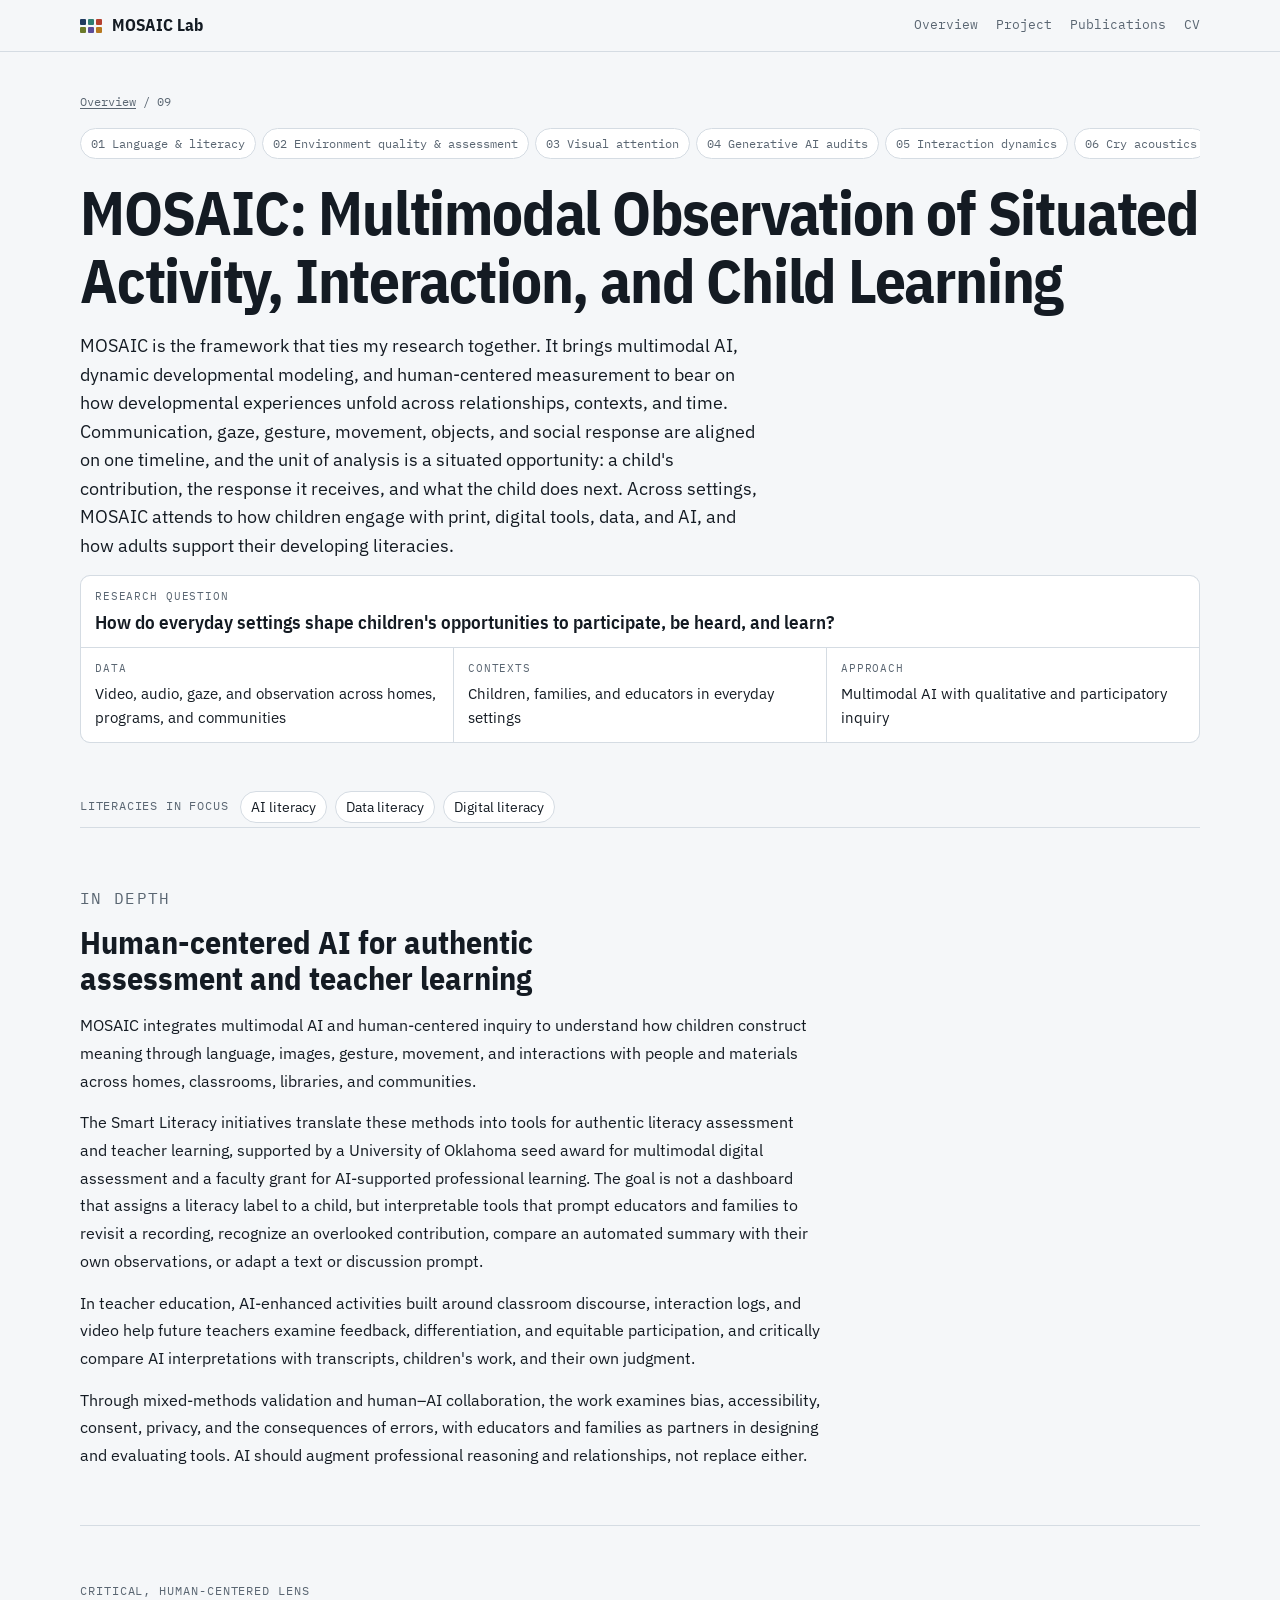
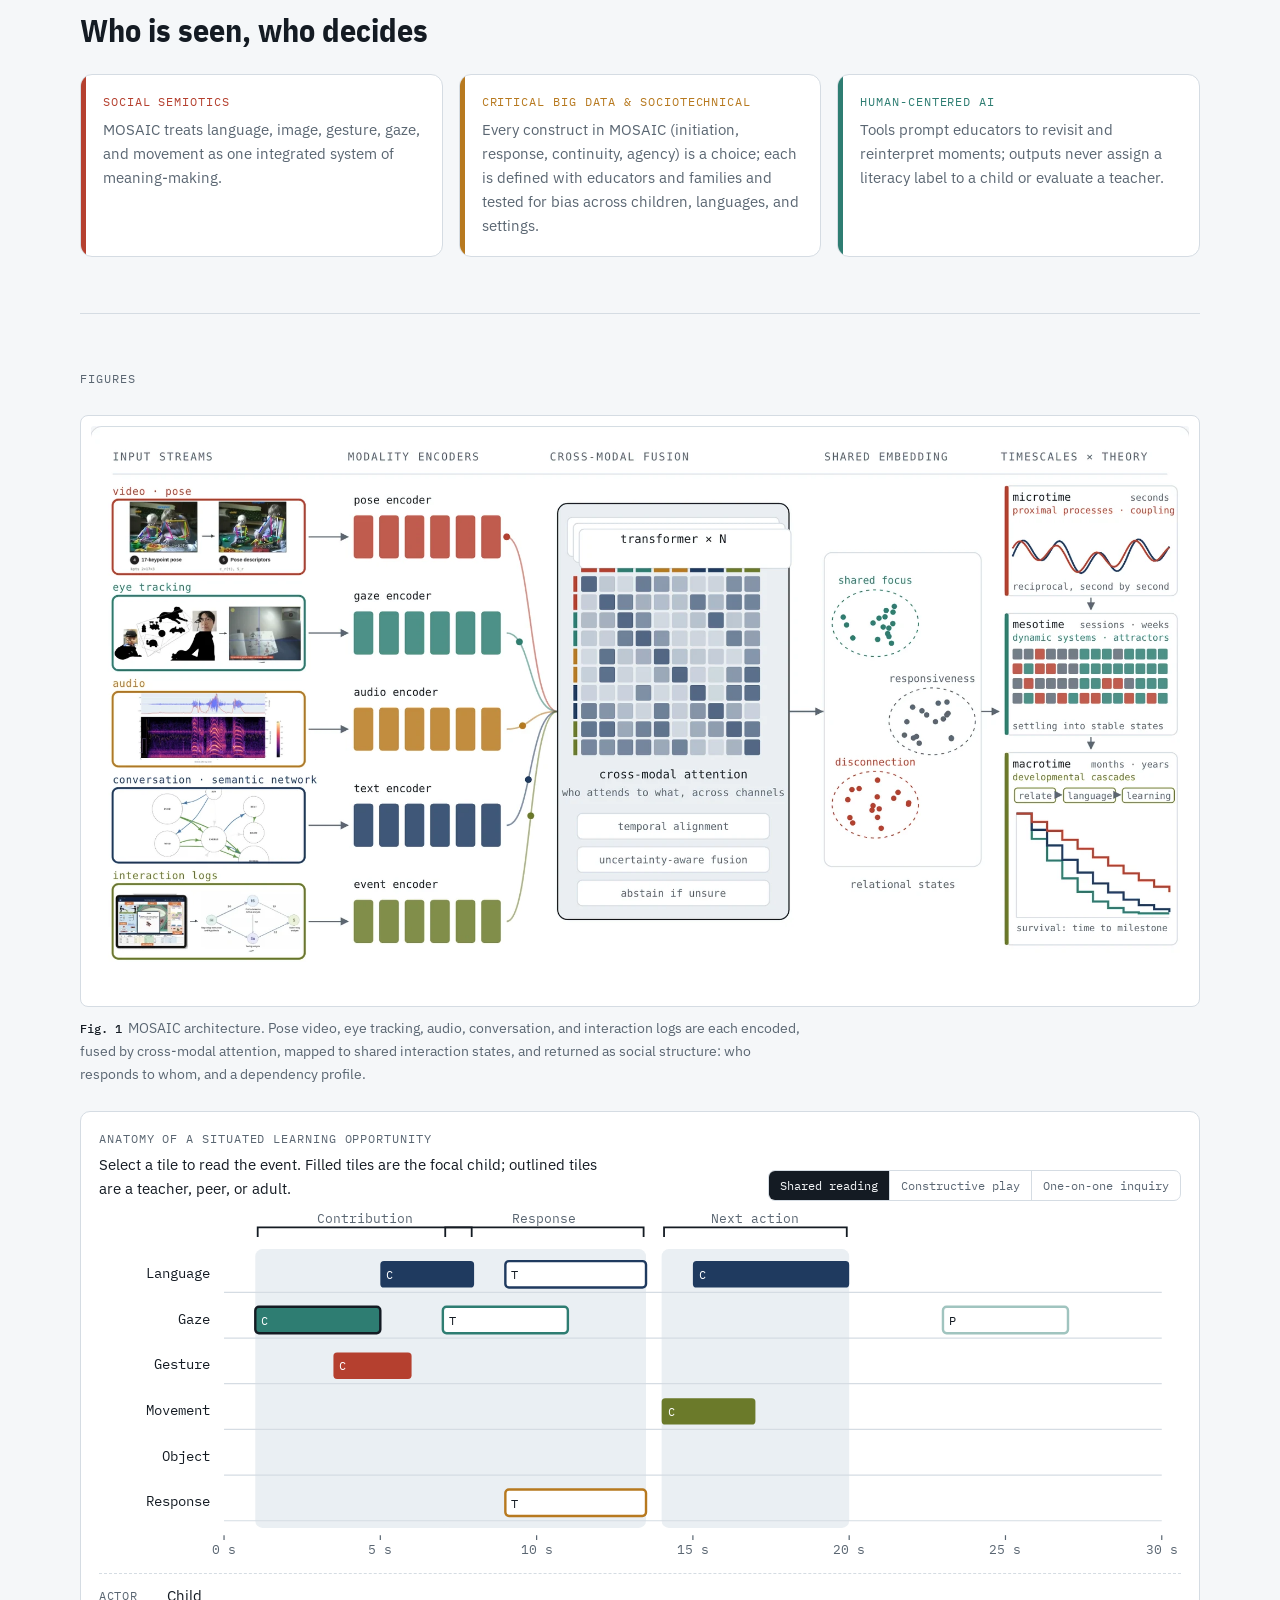
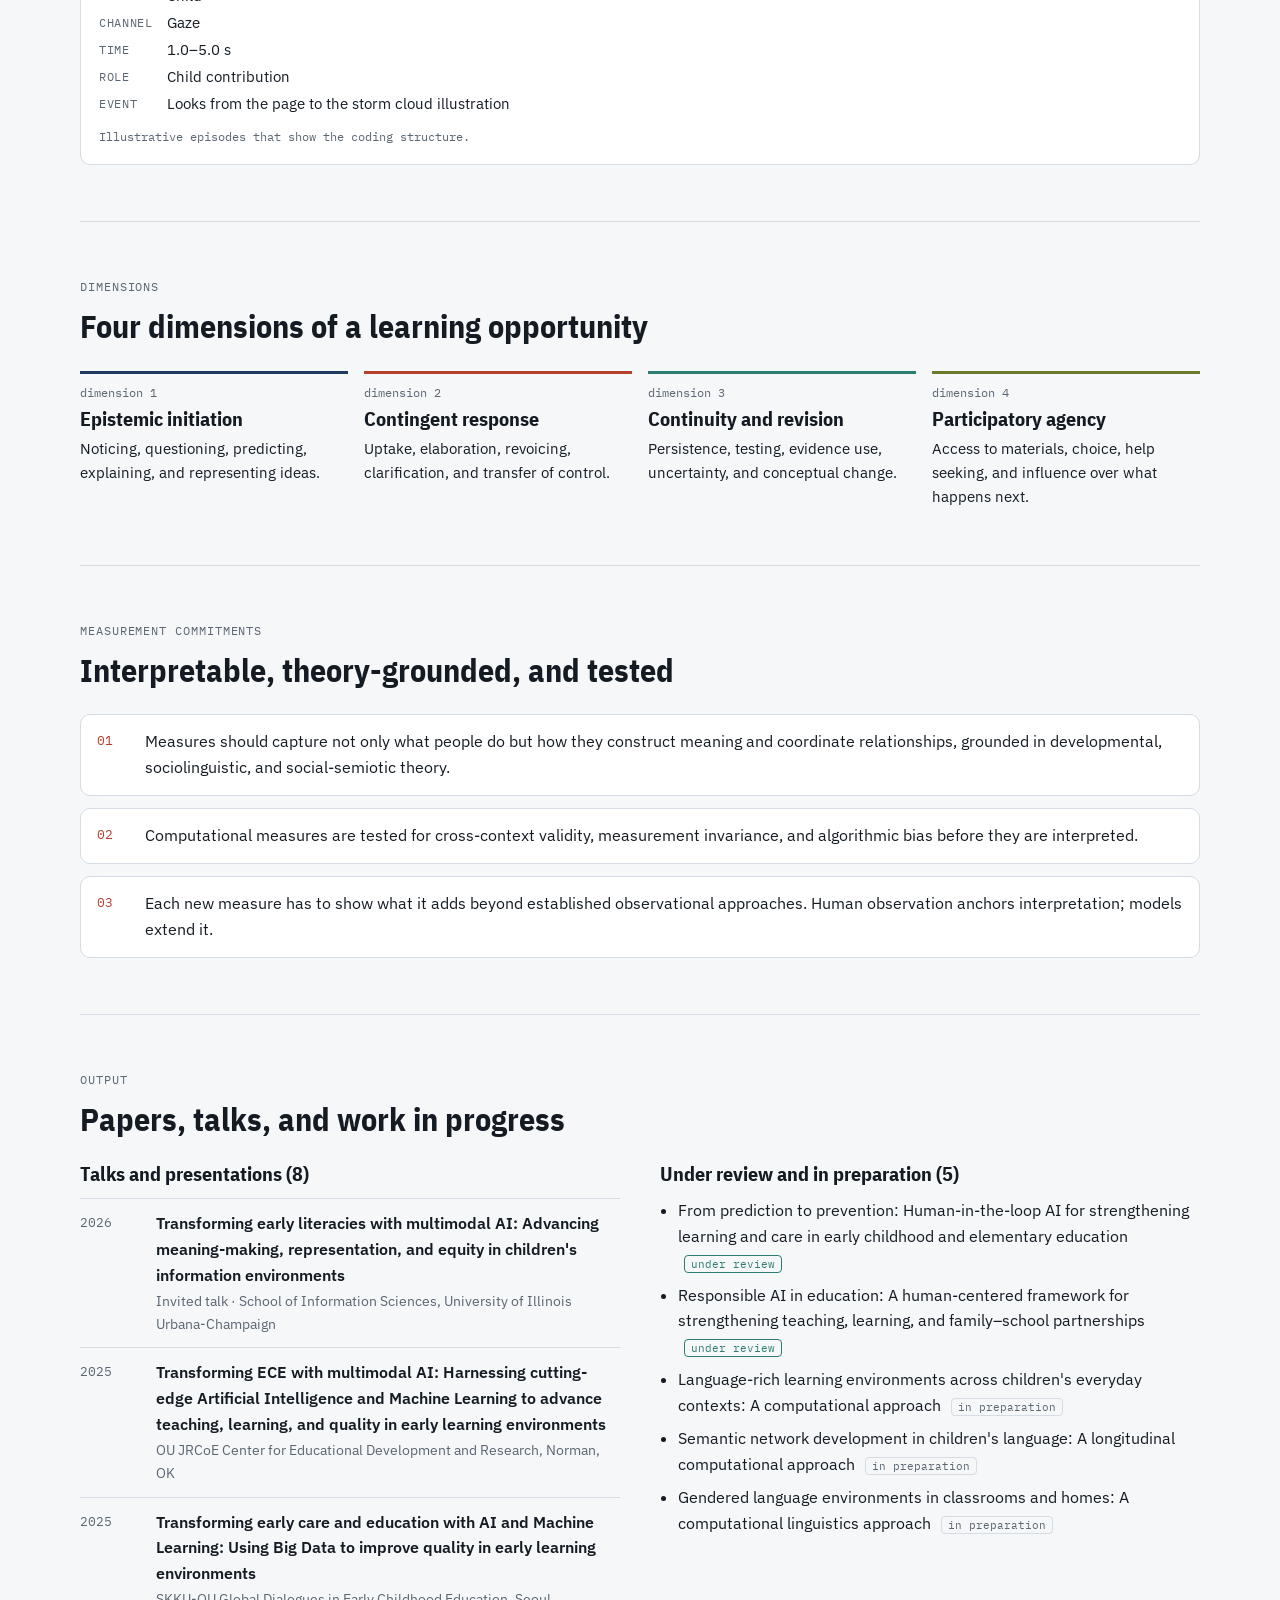
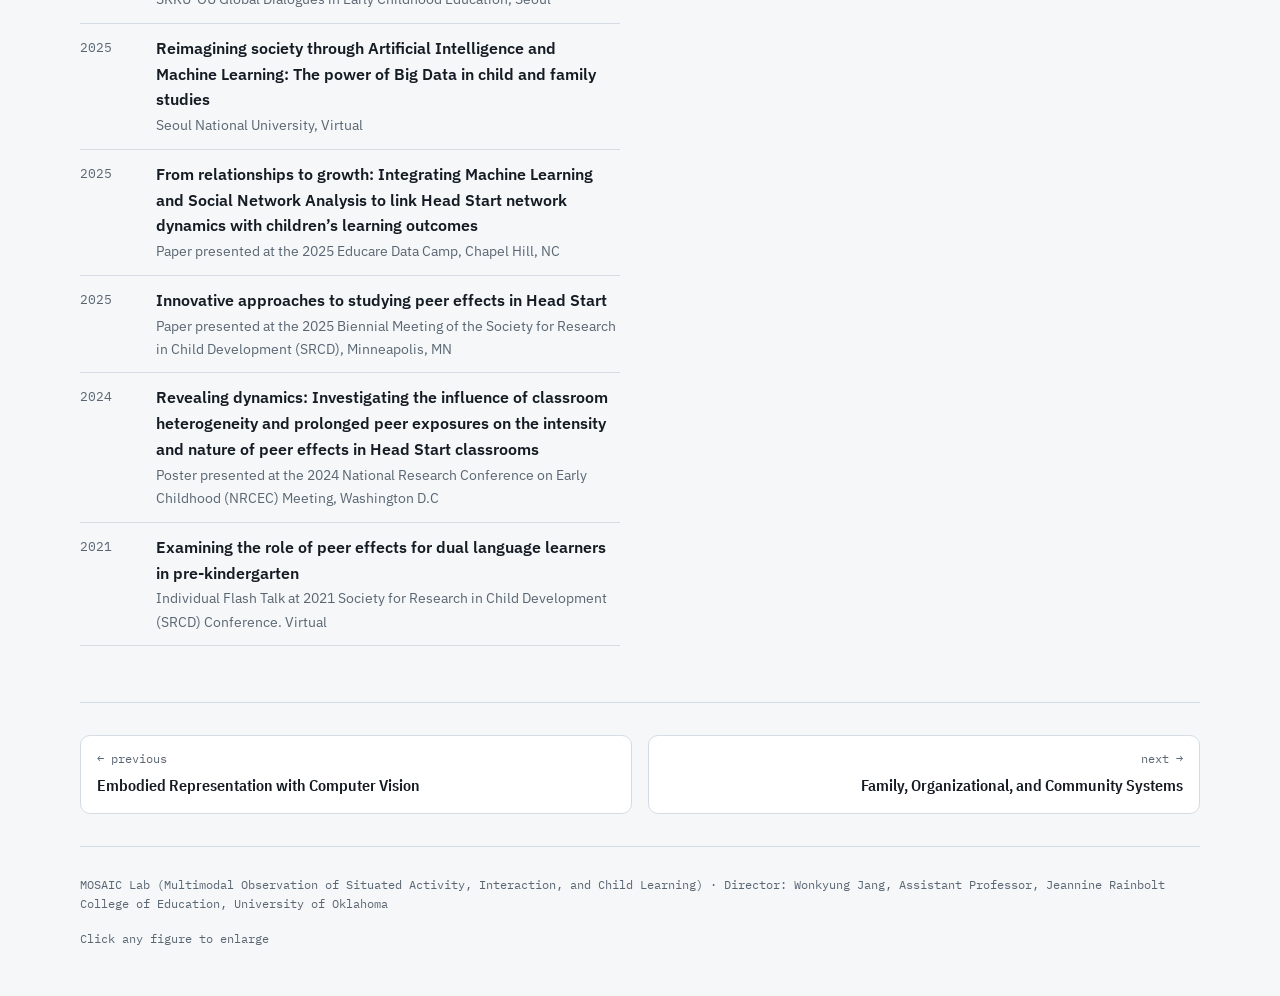
<file: mosaic.html>
<!doctype html>
<html lang="en">
<head>
<meta charset="utf-8">
<meta name="viewport" content="width=device-width, initial-scale=1, viewport-fit=cover">
<title>MOSAIC framework · MOSAIC Lab</title>
<meta name="description" content="The central framework: multimodal AI, dynamic developmental modeling, and human-centered measurement of how experiences unfold across relationships, contexts, and time.">
<link rel="preconnect" href="https://fonts.googleapis.com">
<link rel="stylesheet" href="https://fonts.googleapis.com/css2?family=IBM+Plex+Sans+Condensed:wght@500;600;700&family=IBM+Plex+Sans:ital,wght@0,400;0,500;0,600;1,400&family=IBM+Plex+Mono:wght@400;500&display=swap">
<link rel="stylesheet" href="site.css">
</head>
<body>
<header class="bar"><div class="wrap">
<a class="nm" href="index.html"><i aria-hidden="true"><b style="background:var(--navy)"></b><b style="background:var(--teal)"></b><b style="background:var(--brick)"></b><b style="background:var(--olive)"></b><b style="background:var(--violet)"></b><b style="background:var(--ochre)"></b></i>MOSAIC Lab</a>
<nav aria-label="Main"><ul><li><a href="index.html">Overview</a></li><li><a href="snapshot.html">Project</a></li><li><a href="publications.html">Publications</a></li><li><a href="cv.html">CV</a></li></ul></nav></div></header>
<div class="wrap">
<div class="phead"><p class="crumb"><a href="index.html">Overview</a> / 09</p><nav class="subnav" aria-label="Research areas"><a href="language.html">01 Language &amp; literacy</a><a href="quality.html">02 Environment quality &amp; assessment</a><a href="attention.html">03 Visual attention</a><a href="genai.html">04 Generative AI audits</a><a href="interaction.html">05 Interaction dynamics</a><a href="acoustics.html">06 Cry acoustics</a><a href="inquiry.html">07 Inquiry process data</a><a href="embodiment.html">08 Embodied representation</a><a href="mosaic.html" aria-current="page">09 MOSAIC framework</a><a href="trajectories.html">10 Family &amp; community systems</a></nav><h1>MOSAIC: Multimodal Observation of Situated Activity, Interaction, and Child Learning</h1><p class="lede">MOSAIC is the framework that ties my research together. It brings multimodal AI, dynamic developmental modeling, and human-centered measurement to bear on how developmental experiences unfold across relationships, contexts, and time. Communication, gaze, gesture, movement, objects, and social response are aligned on one timeline, and the unit of analysis is a situated opportunity: a child's contribution, the response it receives, and what the child does next. Across settings, MOSAIC attends to how children engage with print, digital tools, data, and AI, and how adults support their developing literacies.</p><dl class="spec"><div class="q"><dt>Research question</dt><dd>How do everyday settings shape children's opportunities to participate, be heard, and learn?</dd></div><div><dt>Data</dt><dd>Video, audio, gaze, and observation across homes, programs, and communities</dd></div><div><dt>Contexts</dt><dd>Children, families, and educators in everyday settings</dd></div><div><dt>Approach</dt><dd>Multimodal AI with qualitative and participatory inquiry</dd></div></dl></div>
<div class="litbar"><span>Literacies in focus</span><a href="index.html#h-lit">AI literacy</a><a href="index.html#h-lit">Data literacy</a><a href="index.html#h-lit">Digital literacy</a></div>
<section aria-labelledby="h-dt"><div class="prose dtxt"><p class="lbl">In depth</p><h2 id="h-dt">Human-centered AI for authentic assessment and teacher learning</h2><p>MOSAIC integrates multimodal AI and human-centered inquiry to understand how children construct meaning through language, images, gesture, movement, and interactions with people and materials across homes, classrooms, libraries, and communities.</p><p>The Smart Literacy initiatives translate these methods into tools for authentic literacy assessment and teacher learning, supported by a University of Oklahoma seed award for multimodal digital assessment and a faculty grant for AI-supported professional learning. The goal is not a dashboard that assigns a literacy label to a child, but interpretable tools that prompt educators and families to revisit a recording, recognize an overlooked contribution, compare an automated summary with their own observations, or adapt a text or discussion prompt.</p><p>In teacher education, AI-enhanced activities built around classroom discourse, interaction logs, and video help future teachers examine feedback, differentiation, and equitable participation, and critically compare AI interpretations with transcripts, children's work, and their own judgment.</p><p>Through mixed-methods validation and human–AI collaboration, the work examines bias, accessibility, consent, privacy, and the consequences of errors, with educators and families as partners in designing and evaluating tools. AI should augment professional reasoning and relationships, not replace either.</p></div></section>
<section aria-labelledby="h-cr"><div class="prose"><p class="lbl">Critical, human-centered lens</p><h2 id="h-cr">Who is seen, who decides</h2></div><div class="cagrid"><div class="ca" style="--c:var(--brick)"><span class="cak">Social semiotics</span><p>MOSAIC treats language, image, gesture, gaze, and movement as one integrated system of meaning-making.</p></div><div class="ca" style="--c:var(--ochre)"><span class="cak">Critical big data &amp; sociotechnical</span><p>Every construct in MOSAIC (initiation, response, continuity, agency) is a choice; each is defined with educators and families and tested for bias across children, languages, and settings.</p></div><div class="ca" style="--c:var(--teal)"><span class="cak">Human-centered AI</span><p>Tools prompt educators to revisit and reinterpret moments; outputs never assign a literacy label to a child or evaluate a teacher.</p></div></div></section>
<section aria-label="Figures"><p class="lbl">Figures</p><div class="figs wide"><figure><button class="plate" type="button" data-zoom="mosaic-architecture.webp" data-cap="MOSAIC architecture. Pose video, eye tracking, audio, conversation, and interaction logs are each encoded, fused by cross-modal attention, mapped to shared interaction states, and returned as social structure: who responds to whom, and a dependency profile."><img src="mosaic-architecture.webp" alt="Multimodal AI architecture from five data streams to a social network" width="2000" height="1036" loading="lazy"></button><figcaption><b>Fig. 1</b>MOSAIC architecture. Pose video, eye tracking, audio, conversation, and interaction logs are each encoded, fused by cross-modal attention, mapped to shared interaction states, and returned as social structure: who responds to whom, and a dependency profile.</figcaption></figure></div><div class="score" aria-labelledby="score-title">
<div class="score-head"><div style="display:grid;gap:4px"><p class="lbl" id="score-title">Anatomy of a Situated Learning Opportunity</p>
<p style="font-size:.92rem;max-width:56ch">Select a tile to read the event. Filled tiles are the focal child; outlined tiles are a teacher, peer, or adult.</p></div>
<div class="seg" role="group" aria-label="Interaction format"><button type="button" id="f-read" data-f="read" aria-pressed="true">Shared reading</button><button type="button" id="f-play" data-f="play" aria-pressed="false">Constructive play</button><button type="button" id="f-inq" data-f="inq" aria-pressed="false">One-on-one inquiry</button></div></div>
<div class="svgbox"><svg id="score" viewBox="0 0 900 290" role="img" aria-label="Six-lane timeline of an illustrative learning episode"></svg></div>
<dl class="readout" id="readout" aria-live="polite"></dl>
<p class="note">Illustrative episodes that show the coding structure.</p></div></section>
<section aria-labelledby="h-app"><div class="prose"><p class="lbl">Dimensions</p><h2 id="h-app">Four dimensions of a learning opportunity</h2></div><div class="steps"><div class="step"><span class="k">dimension 1</span><h3>Epistemic initiation</h3><p>Noticing, questioning, predicting, explaining, and representing ideas.</p></div><div class="step"><span class="k">dimension 2</span><h3>Contingent response</h3><p>Uptake, elaboration, revoicing, clarification, and transfer of control.</p></div><div class="step"><span class="k">dimension 3</span><h3>Continuity and revision</h3><p>Persistence, testing, evidence use, uncertainty, and conceptual change.</p></div><div class="step"><span class="k">dimension 4</span><h3>Participatory agency</h3><p>Access to materials, choice, help seeking, and influence over what happens next.</p></div></div></section>
<section aria-labelledby="h-fd"><div class="prose"><p class="lbl">Measurement commitments</p><h2 id="h-fd">Interpretable, theory-grounded, and tested</h2></div><div class="findings"><div class="finding"><p>Measures should capture not only what people do but how they construct meaning and coordinate relationships, grounded in developmental, sociolinguistic, and social-semiotic theory.</p></div><div class="finding"><p>Computational measures are tested for cross-context validity, measurement invariance, and algorithmic bias before they are interpreted.</p></div><div class="finding"><p>Each new measure has to show what it adds beyond established observational approaches. Human observation anchors interpretation; models extend it.</p></div></div></section>
<section aria-labelledby="h-pp"><div class="prose"><p class="lbl">Output</p><h2 id="h-pp">Papers, talks, and work in progress</h2></div><div class="cols2"><div class="block"><h3>Talks and presentations (8)</h3><ol class="bib"><li><span class="y">2026</span><div><p class="t">Transforming early literacies with multimodal AI: Advancing meaning-making, representation, and equity in children&#39;s information environments</p><p class="v">Invited talk · School of Information Sciences, University of Illinois Urbana-Champaign</p></div></li><li><span class="y">2025</span><div><p class="t">Transforming ECE with multimodal AI: Harnessing cutting-edge Artificial Intelligence and Machine Learning to advance teaching, learning, and quality in early learning environments</p><p class="v">OU JRCoE Center for Educational Development and Research, Norman, OK</p></div></li><li><span class="y">2025</span><div><p class="t">Transforming early care and education with AI and Machine Learning: Using Big Data to improve quality in early learning environments</p><p class="v">SKKU-OU Global Dialogues in Early Childhood Education, Seoul</p></div></li><li><span class="y">2025</span><div><p class="t">Reimagining society through Artificial Intelligence and Machine Learning: The power of Big Data in child and family studies</p><p class="v">Seoul National University, Virtual</p></div></li><li><span class="y">2025</span><div><p class="t">From relationships to growth: Integrating Machine Learning and Social Network Analysis to link Head Start network dynamics with children’s learning outcomes</p><p class="v">Paper presented at the 2025 Educare Data Camp, Chapel Hill, NC</p></div></li><li><span class="y">2025</span><div><p class="t">Innovative approaches to studying peer effects in Head Start</p><p class="v">Paper presented at the 2025 Biennial Meeting of the Society for Research in Child Development (SRCD), Minneapolis, MN</p></div></li><li><span class="y">2024</span><div><p class="t">Revealing dynamics: Investigating the influence of classroom heterogeneity and prolonged peer exposures on the intensity and nature of peer effects in Head Start classrooms</p><p class="v">Poster presented at the 2024 National Research Conference on Early Childhood (NRCEC) Meeting, Washington D.C</p></div></li><li><span class="y">2021</span><div><p class="t">Examining the role of peer effects for dual language learners in pre-kindergarten</p><p class="v">Individual Flash Talk at 2021 Society for Research in Child Development (SRCD) Conference. Virtual</p></div></li></ol></div><div class="block"><h3>Under review and in preparation (5)</h3><ul class="clean"><li>From prediction to prevention: Human-in-the-loop AI for strengthening learning and care in early childhood and elementary education <span class="tag st">under review</span></li><li>Responsible AI in education: A human-centered framework for strengthening teaching, learning, and family–school partnerships <span class="tag st">under review</span></li><li>Language-rich learning environments across children&#39;s everyday contexts: A computational approach <span class="tag">in preparation</span></li><li>Semantic network development in children&#39;s language: A longitudinal computational approach <span class="tag">in preparation</span></li><li>Gendered language environments in classrooms and homes: A computational linguistics approach <span class="tag">in preparation</span></li></ul></div></div></section>
<nav class="pager" aria-label="Previous and next"><a href="embodiment.html"><span>← previous</span>Embodied Representation with Computer Vision</a><a class="nx" href="trajectories.html"><span>next →</span>Family, Organizational, and Community Systems</a></nav>
<footer><span>MOSAIC Lab (Multimodal Observation of Situated Activity, Interaction, and Child Learning) · Director: Wonkyung Jang, Assistant Professor, Jeannine Rainbolt College of Education, University of Oklahoma</span><span>Click any figure to enlarge</span></footer>
</div>
<div class="lb" id="lb" hidden role="dialog" aria-modal="true" aria-label="Figure viewer">
<div class="lbbar"><span id="lbcap"></span><span style="display:flex;gap:8px"><button type="button" id="lbz">Zoom 2×</button><button type="button" id="lbx">Close</button></span></div>
<div class="lbimg"><img id="lbimg" alt=""></div></div>
<script src="site.js"></script>
</body>
</html>
</file>
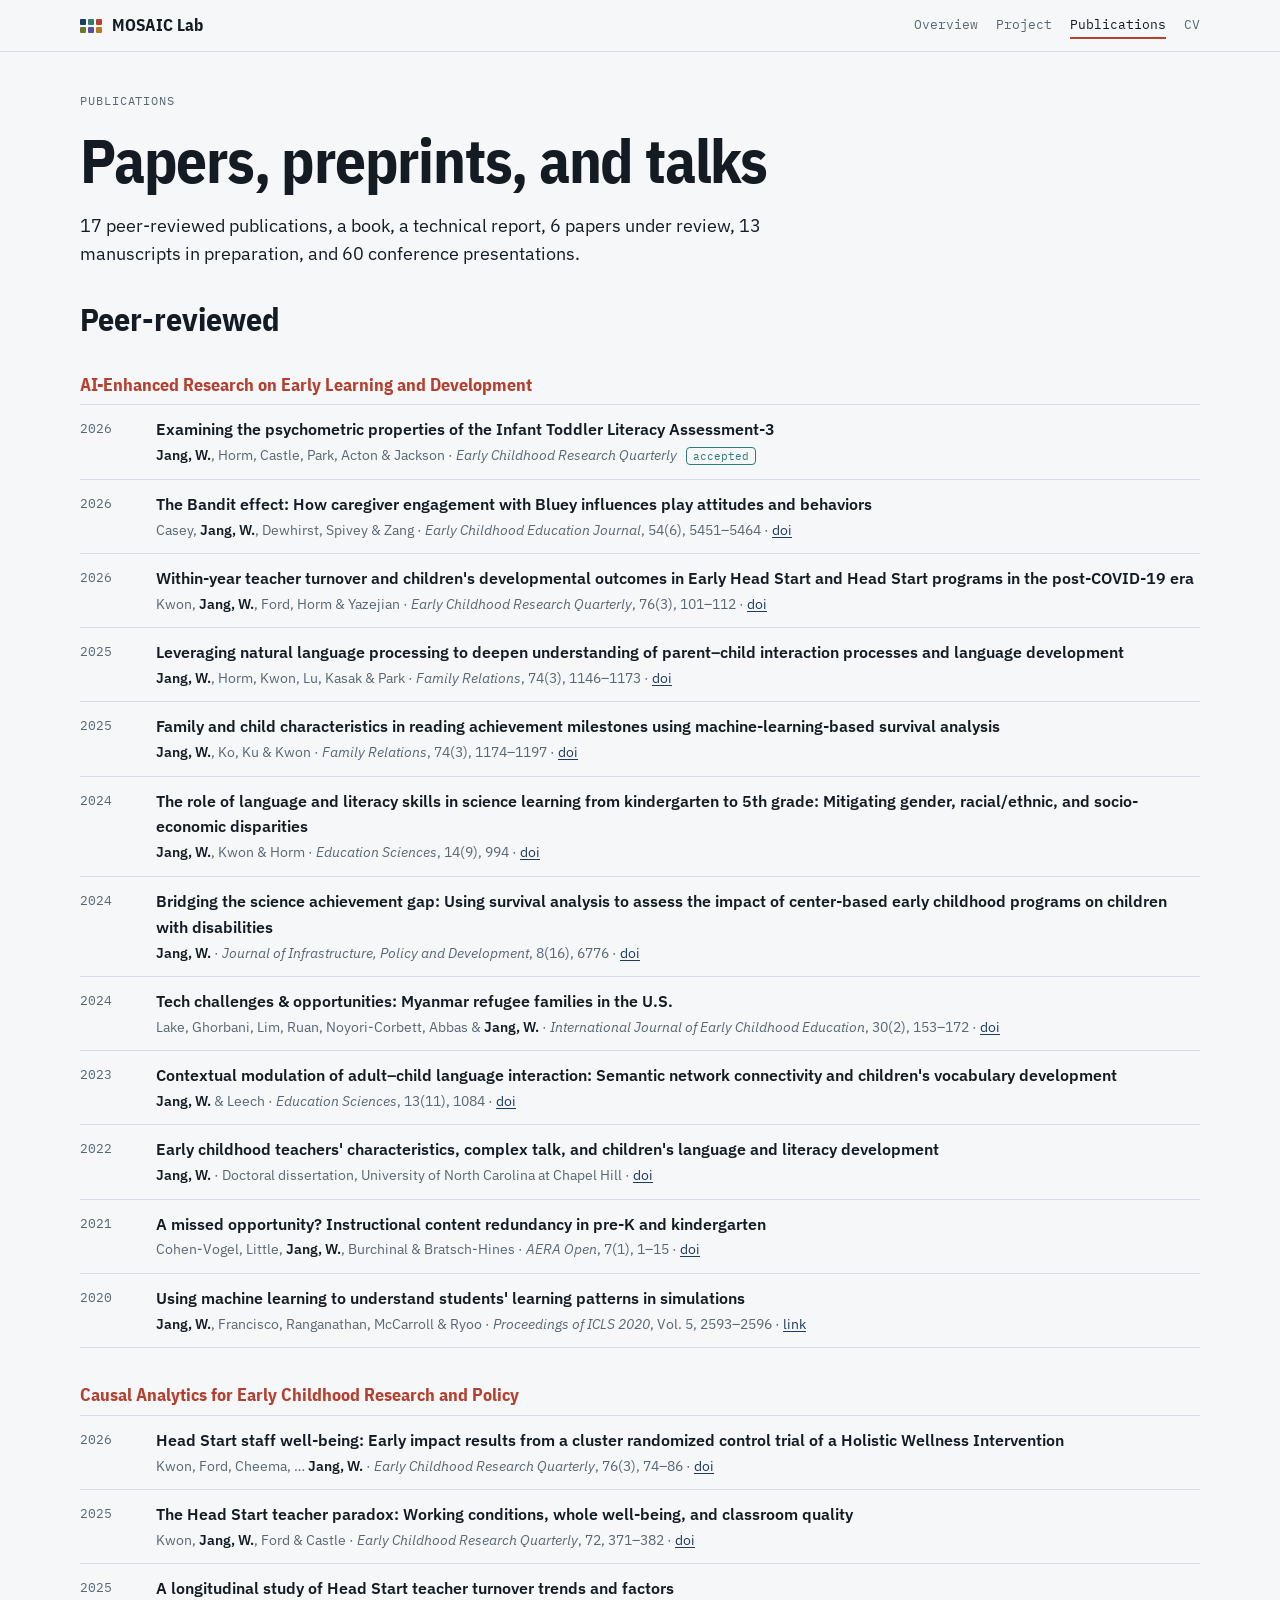
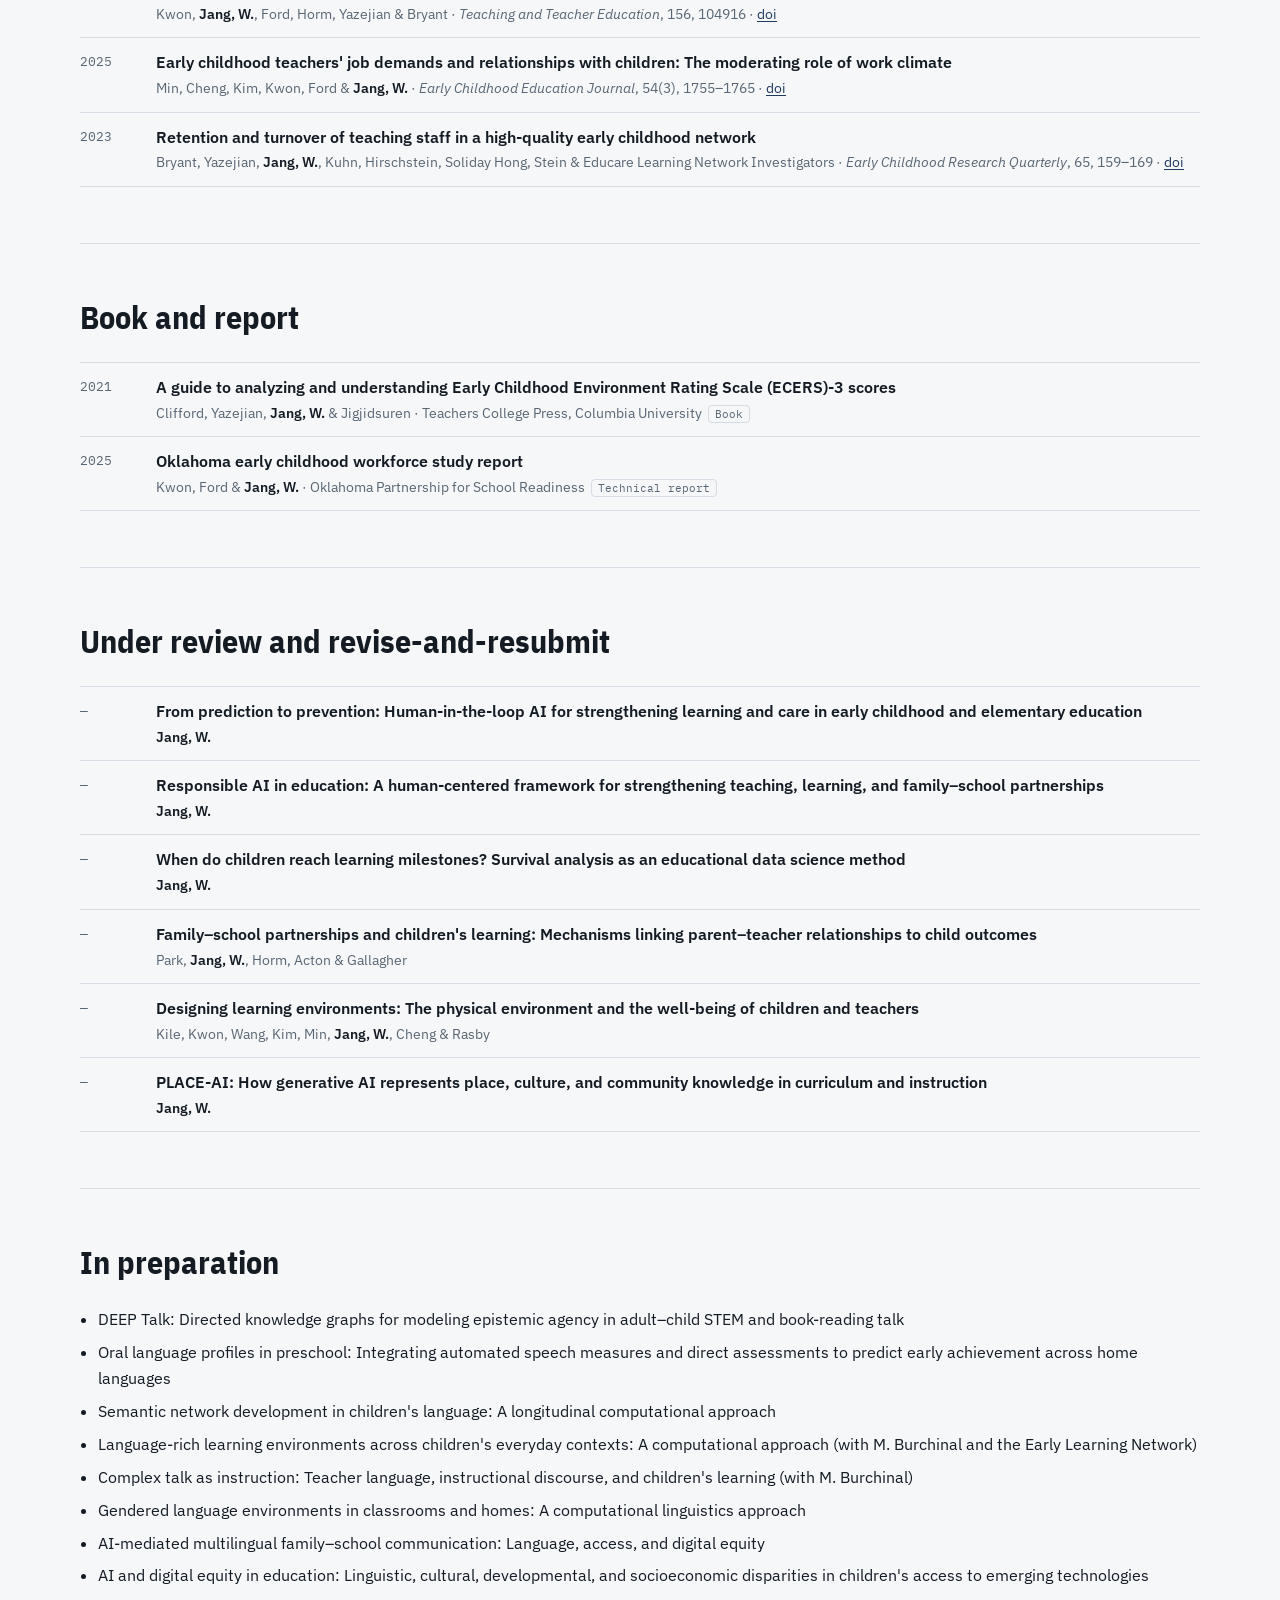
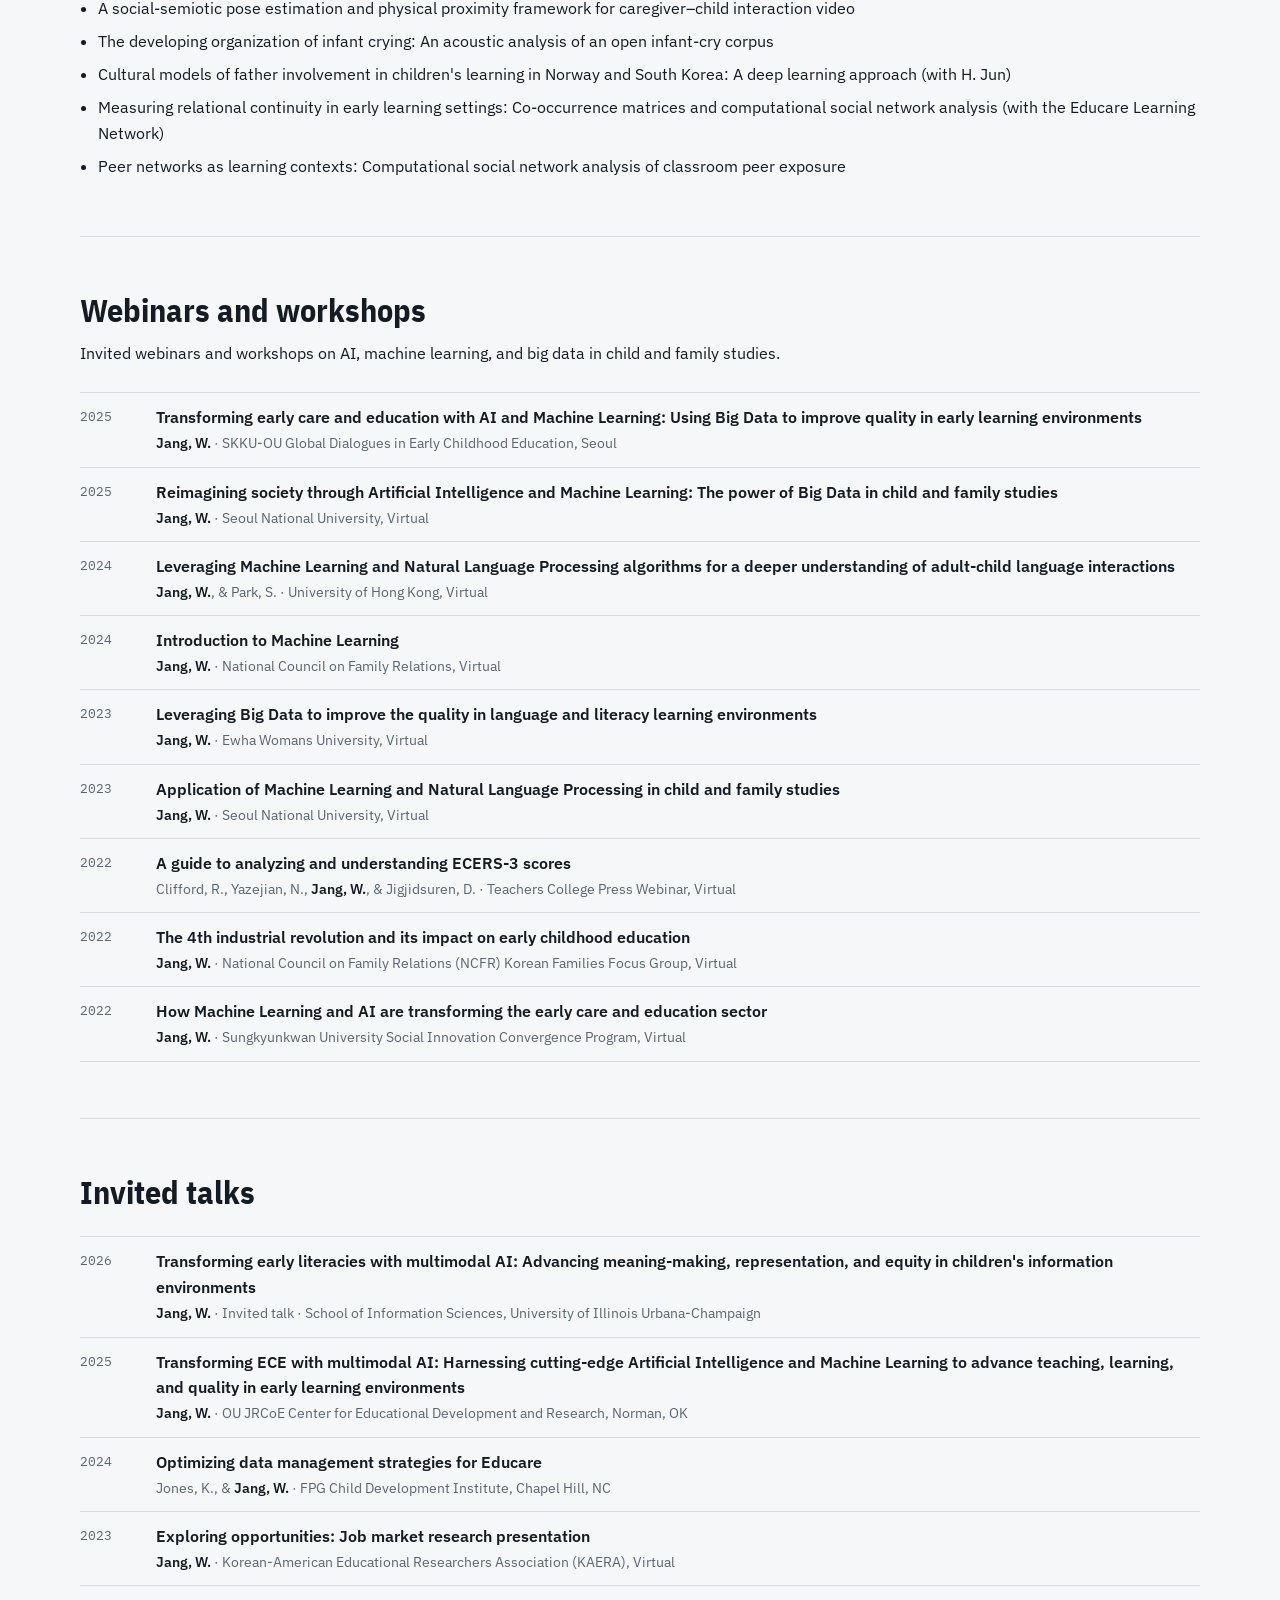
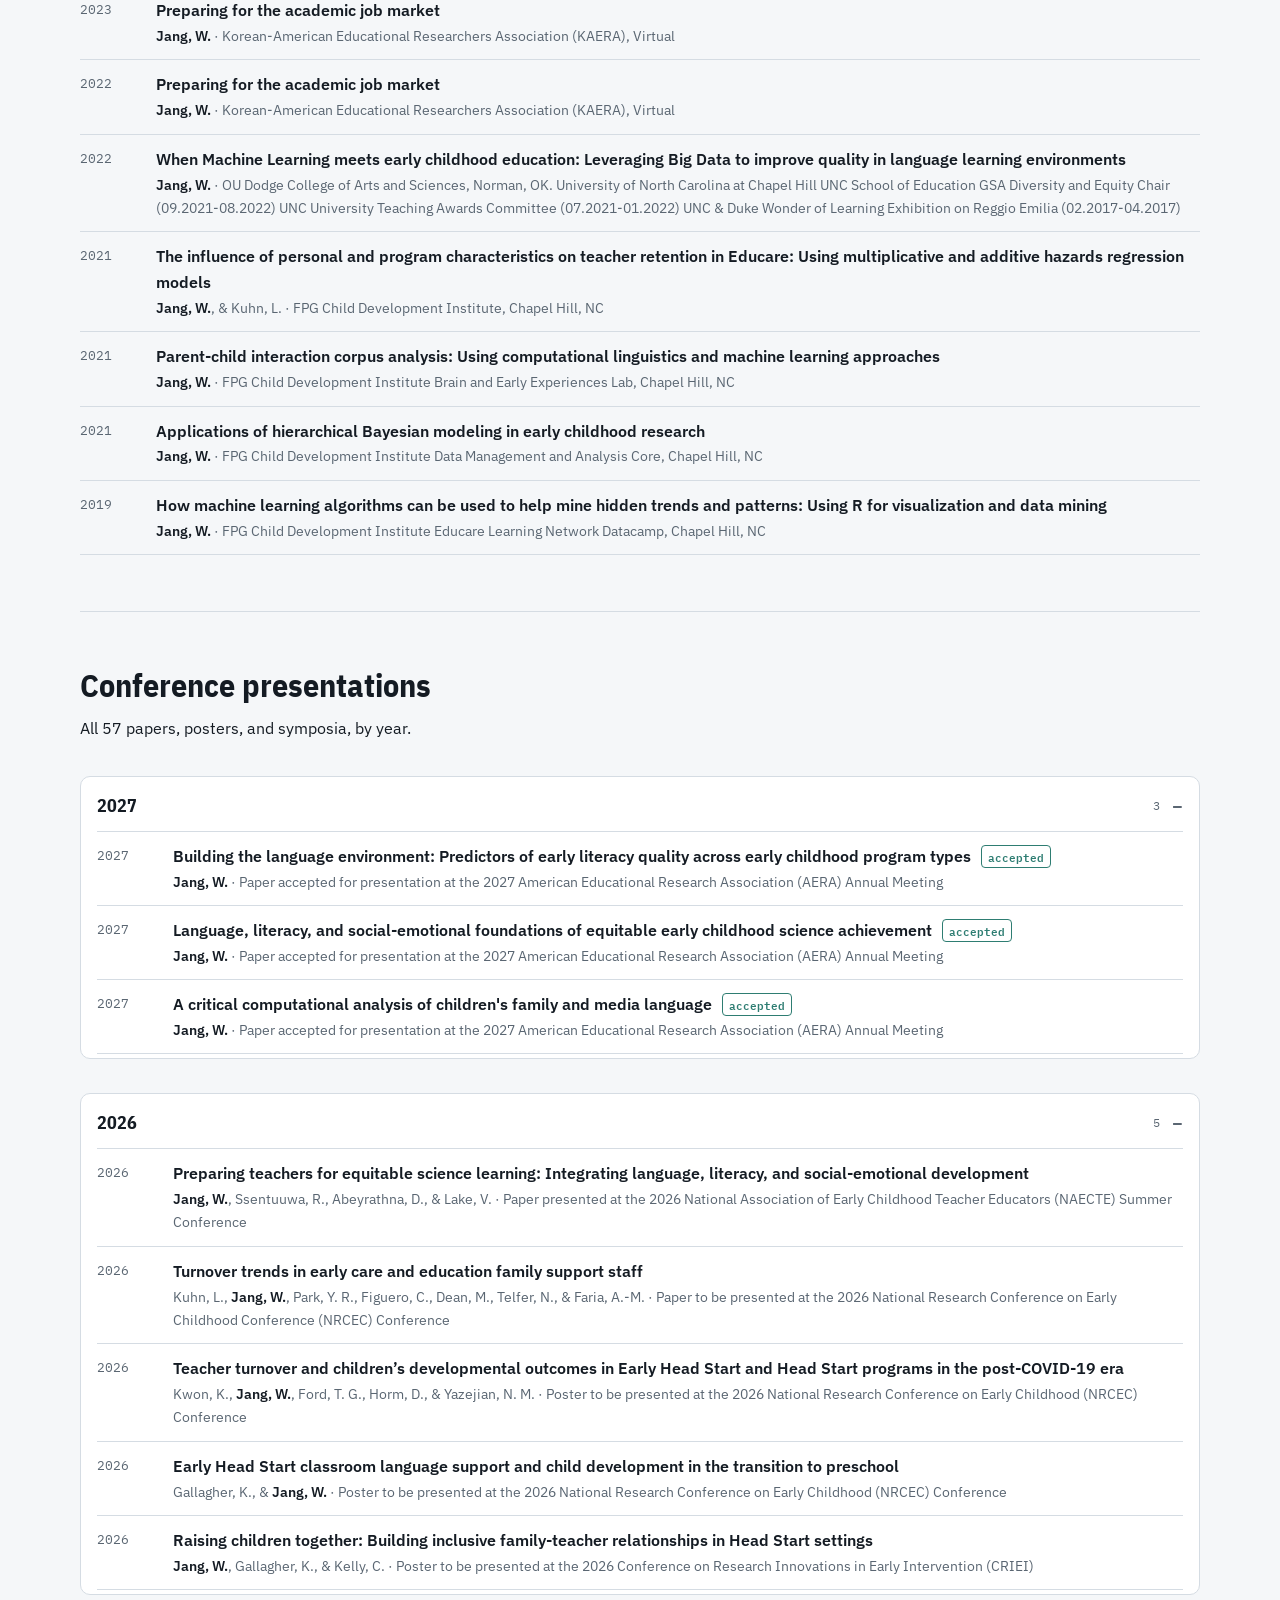
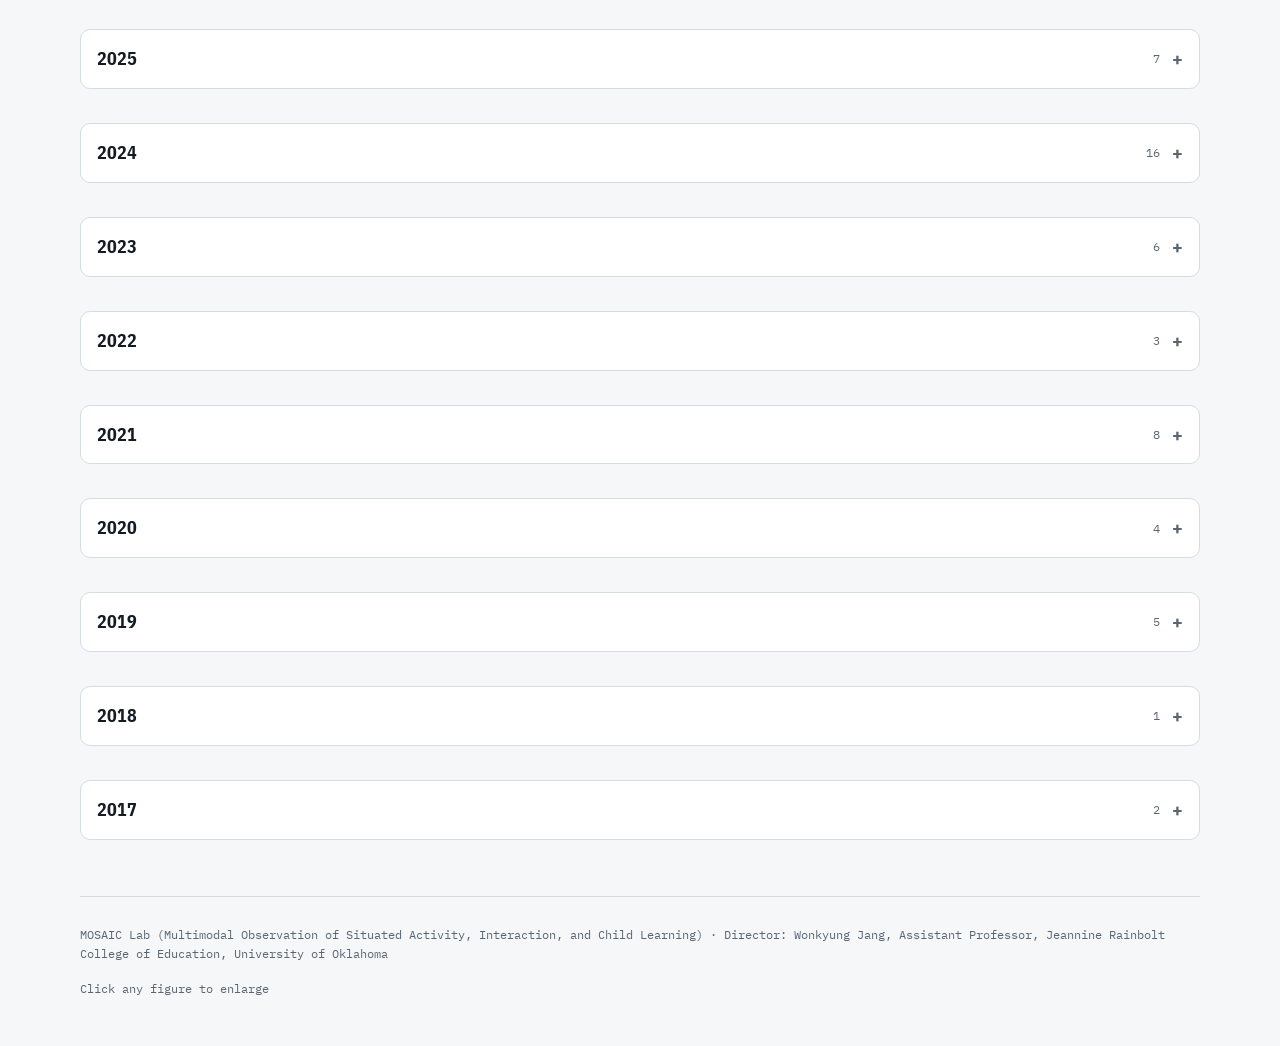
<file: publications.html>
<!doctype html>
<html lang="en">
<head>
<meta charset="utf-8">
<meta name="viewport" content="width=device-width, initial-scale=1, viewport-fit=cover">
<title>Publications · MOSAIC Lab</title>
<meta name="description" content="Peer-reviewed papers, preprints, and talks.">
<link rel="preconnect" href="https://fonts.googleapis.com">
<link rel="stylesheet" href="https://fonts.googleapis.com/css2?family=IBM+Plex+Sans+Condensed:wght@500;600;700&family=IBM+Plex+Sans:ital,wght@0,400;0,500;0,600;1,400&family=IBM+Plex+Mono:wght@400;500&display=swap">
<link rel="stylesheet" href="site.css">
</head>
<body>
<header class="bar"><div class="wrap">
<a class="nm" href="index.html"><i aria-hidden="true"><b style="background:var(--navy)"></b><b style="background:var(--teal)"></b><b style="background:var(--brick)"></b><b style="background:var(--olive)"></b><b style="background:var(--violet)"></b><b style="background:var(--ochre)"></b></i>MOSAIC Lab</a>
<nav aria-label="Main"><ul><li><a href="index.html">Overview</a></li><li><a href="snapshot.html">Project</a></li><li><a href="publications.html" aria-current="page">Publications</a></li><li><a href="cv.html">CV</a></li></ul></nav></div></header>
<div class="wrap">
<div class="phead"><p class="lbl">Publications</p><h1>Papers, preprints, and talks</h1><p class="lede">17 peer-reviewed publications, a book, a technical report, 6 papers under review, 13 manuscripts in preparation, and 60 conference presentations.</p></div>
<section aria-labelledby="h-pr" style="border-top:0;padding-top:0"><div class="prose"><h2 id="h-pr">Peer-reviewed</h2></div>
<div class="ptopic"><h3>AI-Enhanced Research on Early Learning and Development</h3><ol class="bib"><li data-k="comp"><span class="y">2026</span><div><p class="t">Examining the psychometric properties of the Infant Toddler Literacy Assessment-3</p><p class="v"><span class="me">Jang, W.</span>, Horm, Castle, Park, Acton &amp; Jackson · <i>Early Childhood Research Quarterly</i> <span class="tag st">accepted</span></p></div></li><li data-k="comp"><span class="y">2026</span><div><p class="t">The Bandit effect: How caregiver engagement with Bluey influences play attitudes and behaviors</p><p class="v">Casey, <span class="me">Jang, W.</span>, Dewhirst, Spivey &amp; Zang · <i>Early Childhood Education Journal</i>, 54(6), 5451–5464 · <a href="https://doi.org/10.1007/s10643-026-02225-5">doi</a></p></div></li><li data-k="comp"><span class="y">2026</span><div><p class="t">Within-year teacher turnover and children's developmental outcomes in Early Head Start and Head Start programs in the post-COVID-19 era</p><p class="v">Kwon, <span class="me">Jang, W.</span>, Ford, Horm &amp; Yazejian · <i>Early Childhood Research Quarterly</i>, 76(3), 101–112 · <a href="https://doi.org/10.1016/j.ecresq.2026.01.006">doi</a></p></div></li><li data-k="comp"><span class="y">2025</span><div><p class="t">Leveraging natural language processing to deepen understanding of parent–child interaction processes and language development</p><p class="v"><span class="me">Jang, W.</span>, Horm, Kwon, Lu, Kasak &amp; Park · <i>Family Relations</i>, 74(3), 1146–1173 · <a href="https://doi.org/10.1111/fare.13198">doi</a></p></div></li><li data-k="comp"><span class="y">2025</span><div><p class="t">Family and child characteristics in reading achievement milestones using machine-learning-based survival analysis</p><p class="v"><span class="me">Jang, W.</span>, Ko, Ku &amp; Kwon · <i>Family Relations</i>, 74(3), 1174–1197 · <a href="https://doi.org/10.1111/fare.13174">doi</a></p></div></li><li data-k="comp"><span class="y">2024</span><div><p class="t">The role of language and literacy skills in science learning from kindergarten to 5th grade: Mitigating gender, racial/ethnic, and socio-economic disparities</p><p class="v"><span class="me">Jang, W.</span>, Kwon &amp; Horm · <i>Education Sciences</i>, 14(9), 994 · <a href="https://doi.org/10.3390/educsci14090994">doi</a></p></div></li><li data-k="comp"><span class="y">2024</span><div><p class="t">Bridging the science achievement gap: Using survival analysis to assess the impact of center-based early childhood programs on children with disabilities</p><p class="v"><span class="me">Jang, W.</span> · <i>Journal of Infrastructure, Policy and Development</i>, 8(16), 6776 · <a href="https://doi.org/10.24294/jipd6776">doi</a></p></div></li><li data-k="sys"><span class="y">2024</span><div><p class="t">Tech challenges &amp; opportunities: Myanmar refugee families in the U.S.</p><p class="v">Lake, Ghorbani, Lim, Ruan, Noyori-Corbett, Abbas &amp; <span class="me">Jang, W.</span> · <i>International Journal of Early Childhood Education</i>, 30(2), 153–172 · <a href="https://doi.org/10.18023/ijece.2024.30.2.007">doi</a></p></div></li><li data-k="comp"><span class="y">2023</span><div><p class="t">Contextual modulation of adult–child language interaction: Semantic network connectivity and children's vocabulary development</p><p class="v"><span class="me">Jang, W.</span> &amp; Leech · <i>Education Sciences</i>, 13(11), 1084 · <a href="https://doi.org/10.3390/educsci13111084">doi</a></p></div></li><li data-k="comp"><span class="y">2022</span><div><p class="t">Early childhood teachers' characteristics, complex talk, and children's language and literacy development</p><p class="v"><span class="me">Jang, W.</span> · Doctoral dissertation, University of North Carolina at Chapel Hill · <a href="https://doi.org/10.17615/00ww-d094">doi</a></p></div></li><li data-k="sys"><span class="y">2021</span><div><p class="t">A missed opportunity? Instructional content redundancy in pre-K and kindergarten</p><p class="v">Cohen-Vogel, Little, <span class="me">Jang, W.</span>, Burchinal &amp; Bratsch-Hines · <i>AERA Open</i>, 7(1), 1–15 · <a href="https://doi.org/10.1177/23328584211006163">doi</a></p></div></li><li data-k="comp"><span class="y">2020</span><div><p class="t">Using machine learning to understand students' learning patterns in simulations</p><p class="v"><span class="me">Jang, W.</span>, Francisco, Ranganathan, McCarroll &amp; Ryoo · <i>Proceedings of ICLS 2020</i>, Vol. 5, 2593–2596 · <a href="https://repository.isls.org//handle/1/6627">link</a></p></div></li></ol></div><div class="ptopic"><h3>Causal Analytics for Early Childhood Research and Policy</h3><ol class="bib"><li data-k="sys"><span class="y">2026</span><div><p class="t">Head Start staff well-being: Early impact results from a cluster randomized control trial of a Holistic Wellness Intervention</p><p class="v">Kwon, Ford, Cheema, … <span class="me">Jang, W.</span> · <i>Early Childhood Research Quarterly</i>, 76(3), 74–86 · <a href="https://doi.org/10.1016/j.ecresq.2026.01.001">doi</a></p></div></li><li data-k="sys"><span class="y">2025</span><div><p class="t">The Head Start teacher paradox: Working conditions, whole well-being, and classroom quality</p><p class="v">Kwon, <span class="me">Jang, W.</span>, Ford &amp; Castle · <i>Early Childhood Research Quarterly</i>, 72, 371–382 · <a href="https://doi.org/10.1016/j.ecresq.2025.04.003">doi</a></p></div></li><li data-k="sys"><span class="y">2025</span><div><p class="t">A longitudinal study of Head Start teacher turnover trends and factors</p><p class="v">Kwon, <span class="me">Jang, W.</span>, Ford, Horm, Yazejian &amp; Bryant · <i>Teaching and Teacher Education</i>, 156, 104916 · <a href="https://doi.org/10.1016/j.tate.2024.104916">doi</a></p></div></li><li data-k="sys"><span class="y">2025</span><div><p class="t">Early childhood teachers' job demands and relationships with children: The moderating role of work climate</p><p class="v">Min, Cheng, Kim, Kwon, Ford &amp; <span class="me">Jang, W.</span> · <i>Early Childhood Education Journal</i>, 54(3), 1755–1765 · <a href="https://doi.org/10.1007/s10643-025-01957-0">doi</a></p></div></li><li data-k="sys"><span class="y">2023</span><div><p class="t">Retention and turnover of teaching staff in a high-quality early childhood network</p><p class="v">Bryant, Yazejian, <span class="me">Jang, W.</span>, Kuhn, Hirschstein, Soliday Hong, Stein &amp; Educare Learning Network Investigators · <i>Early Childhood Research Quarterly</i>, 65, 159–169 · <a href="https://doi.org/10.1016/j.ecresq.2023.06.002">doi</a></p></div></li></ol></div></section>
<section aria-labelledby="h-bk"><div class="prose"><h2 id="h-bk">Book and report</h2></div><ol class="bib"><li data-k="sys"><span class="y">2021</span><div><p class="t">A guide to analyzing and understanding Early Childhood Environment Rating Scale (ECERS)-3 scores</p><p class="v">Clifford, Yazejian, <span class="me">Jang, W.</span> &amp; Jigjidsuren · Teachers College Press, Columbia University<span class="tag">Book</span></p></div></li><li><span class="y">2025</span><div><p class="t">Oklahoma early childhood workforce study report</p><p class="v">Kwon, Ford &amp; <span class="me">Jang, W.</span> · Oklahoma Partnership for School Readiness<span class="tag">Technical report</span></p></div></li></ol></section>
<section aria-labelledby="h-ur"><div class="prose"><h2 id="h-ur">Under review and revise-and-resubmit</h2></div><ol class="bib"><li><span class="y">—</span><div><p class="t">From prediction to prevention: Human-in-the-loop AI for strengthening learning and care in early childhood and elementary education</p><p class="v"><span class="me">Jang, W.</span></p></div></li><li><span class="y">—</span><div><p class="t">Responsible AI in education: A human-centered framework for strengthening teaching, learning, and family–school partnerships</p><p class="v"><span class="me">Jang, W.</span></p></div></li><li><span class="y">—</span><div><p class="t">When do children reach learning milestones? Survival analysis as an educational data science method</p><p class="v"><span class="me">Jang, W.</span></p></div></li><li><span class="y">—</span><div><p class="t">Family–school partnerships and children&#39;s learning: Mechanisms linking parent–teacher relationships to child outcomes</p><p class="v">Park, <span class="me">Jang, W.</span>, Horm, Acton &amp; Gallagher</p></div></li><li><span class="y">—</span><div><p class="t">Designing learning environments: The physical environment and the well-being of children and teachers</p><p class="v">Kile, Kwon, Wang, Kim, Min, <span class="me">Jang, W.</span>, Cheng &amp; Rasby</p></div></li><li><span class="y">—</span><div><p class="t">PLACE-AI: How generative AI represents place, culture, and community knowledge in curriculum and instruction</p><p class="v"><span class="me">Jang, W.</span></p></div></li></ol></section>
<section aria-labelledby="h-ip"><div class="prose"><h2 id="h-ip">In preparation</h2></div><ul class="clean"><li>DEEP Talk: Directed knowledge graphs for modeling epistemic agency in adult–child STEM and book-reading talk</li><li>Oral language profiles in preschool: Integrating automated speech measures and direct assessments to predict early achievement across home languages</li><li>Semantic network development in children&#39;s language: A longitudinal computational approach</li><li>Language-rich learning environments across children&#39;s everyday contexts: A computational approach (with M. Burchinal and the Early Learning Network)</li><li>Complex talk as instruction: Teacher language, instructional discourse, and children&#39;s learning (with M. Burchinal)</li><li>Gendered language environments in classrooms and homes: A computational linguistics approach</li><li>AI-mediated multilingual family–school communication: Language, access, and digital equity</li><li>AI and digital equity in education: Linguistic, cultural, developmental, and socioeconomic disparities in children&#39;s access to emerging technologies</li><li>A social-semiotic pose estimation and physical proximity framework for caregiver–child interaction video</li><li>The developing organization of infant crying: An acoustic analysis of an open infant-cry corpus</li><li>Cultural models of father involvement in children&#39;s learning in Norway and South Korea: A deep learning approach (with H. Jun)</li><li>Measuring relational continuity in early learning settings: Co-occurrence matrices and computational social network analysis (with the Educare Learning Network)</li><li>Peer networks as learning contexts: Computational social network analysis of classroom peer exposure</li></ul></section>
<section aria-labelledby="h-wb"><div class="prose"><h2 id="h-wb">Webinars and workshops</h2><p>Invited webinars and workshops on AI, machine learning, and big data in child and family studies.</p></div><ol class="bib"><li><span class="y">2025</span><div><p class="t">Transforming early care and education with AI and Machine Learning: Using Big Data to improve quality in early learning environments</p><p class="v"><span class="me">Jang, W.</span> · SKKU-OU Global Dialogues in Early Childhood Education, Seoul</p></div></li><li><span class="y">2025</span><div><p class="t">Reimagining society through Artificial Intelligence and Machine Learning: The power of Big Data in child and family studies</p><p class="v"><span class="me">Jang, W.</span> · Seoul National University, Virtual</p></div></li><li><span class="y">2024</span><div><p class="t">Leveraging Machine Learning and Natural Language Processing algorithms for a deeper understanding of adult-child language interactions</p><p class="v"><span class="me">Jang, W.</span>, &amp; Park, S. · University of Hong Kong, Virtual</p></div></li><li><span class="y">2024</span><div><p class="t">Introduction to Machine Learning</p><p class="v"><span class="me">Jang, W.</span> · National Council on Family Relations, Virtual</p></div></li><li><span class="y">2023</span><div><p class="t">Leveraging Big Data to improve the quality in language and literacy learning environments</p><p class="v"><span class="me">Jang, W.</span> · Ewha Womans University, Virtual</p></div></li><li><span class="y">2023</span><div><p class="t">Application of Machine Learning and Natural Language Processing in child and family studies</p><p class="v"><span class="me">Jang, W.</span> · Seoul National University, Virtual</p></div></li><li><span class="y">2022</span><div><p class="t">A guide to analyzing and understanding ECERS-3 scores</p><p class="v">Clifford, R., Yazejian, N., <span class="me">Jang, W.</span>, &amp; Jigjidsuren, D. · Teachers College Press Webinar, Virtual</p></div></li><li><span class="y">2022</span><div><p class="t">The 4th industrial revolution and its impact on early childhood education</p><p class="v"><span class="me">Jang, W.</span> · National Council on Family Relations (NCFR) Korean Families Focus Group, Virtual</p></div></li><li><span class="y">2022</span><div><p class="t">How Machine Learning and AI are transforming the early care and education sector</p><p class="v"><span class="me">Jang, W.</span> · Sungkyunkwan University Social Innovation Convergence Program, Virtual</p></div></li></ol></section>
<section aria-labelledby="h-it"><div class="prose"><h2 id="h-it">Invited talks</h2></div><ol class="bib"><li><span class="y">2026</span><div><p class="t">Transforming early literacies with multimodal AI: Advancing meaning-making, representation, and equity in children&#39;s information environments</p><p class="v"><span class="me">Jang, W.</span> · Invited talk · School of Information Sciences, University of Illinois Urbana-Champaign</p></div></li><li><span class="y">2025</span><div><p class="t">Transforming ECE with multimodal AI: Harnessing cutting-edge Artificial Intelligence and Machine Learning to advance teaching, learning, and quality in early learning environments</p><p class="v"><span class="me">Jang, W.</span> · OU JRCoE Center for Educational Development and Research, Norman, OK</p></div></li><li><span class="y">2024</span><div><p class="t">Optimizing data management strategies for Educare</p><p class="v">Jones, K., &amp; <span class="me">Jang, W.</span> · FPG Child Development Institute, Chapel Hill, NC</p></div></li><li><span class="y">2023</span><div><p class="t">Exploring opportunities: Job market research presentation</p><p class="v"><span class="me">Jang, W.</span> · Korean-American Educational Researchers Association (KAERA), Virtual</p></div></li><li><span class="y">2023</span><div><p class="t">Preparing for the academic job market</p><p class="v"><span class="me">Jang, W.</span> · Korean-American Educational Researchers Association (KAERA), Virtual</p></div></li><li><span class="y">2022</span><div><p class="t">Preparing for the academic job market</p><p class="v"><span class="me">Jang, W.</span> · Korean-American Educational Researchers Association (KAERA), Virtual</p></div></li><li><span class="y">2022</span><div><p class="t">When Machine Learning meets early childhood education: Leveraging Big Data to improve quality in language learning environments</p><p class="v"><span class="me">Jang, W.</span> · OU Dodge College of Arts and Sciences, Norman, OK. University of North Carolina at Chapel Hill UNC School of Education GSA Diversity and Equity Chair (09.2021-08.2022) UNC University Teaching Awards Committee (07.2021-01.2022) UNC &amp; Duke Wonder of Learning Exhibition on Reggio Emilia (02.2017-04.2017)</p></div></li><li><span class="y">2021</span><div><p class="t">The influence of personal and program characteristics on teacher retention in Educare: Using multiplicative and additive hazards regression models</p><p class="v"><span class="me">Jang, W.</span>, &amp; Kuhn, L. · FPG Child Development Institute, Chapel Hill, NC</p></div></li><li><span class="y">2021</span><div><p class="t">Parent-child interaction corpus analysis: Using computational linguistics and machine learning approaches</p><p class="v"><span class="me">Jang, W.</span> · FPG Child Development Institute Brain and Early Experiences Lab, Chapel Hill, NC</p></div></li><li><span class="y">2021</span><div><p class="t">Applications of hierarchical Bayesian modeling in early childhood research</p><p class="v"><span class="me">Jang, W.</span> · FPG Child Development Institute Data Management and Analysis Core, Chapel Hill, NC</p></div></li><li><span class="y">2019</span><div><p class="t">How machine learning algorithms can be used to help mine hidden trends and patterns: Using R for visualization and data mining</p><p class="v"><span class="me">Jang, W.</span> · FPG Child Development Institute Educare Learning Network Datacamp, Chapel Hill, NC</p></div></li></ol></section>
<section aria-labelledby="h-sp"><div class="prose"><h2 id="h-sp">Conference presentations</h2><p>All 57 papers, posters, and symposia, by year.</p></div><details class="yr" open><summary><span>2027</span><span class="cnt">3</span></summary><ol class="bib"><li><span class="y">2027</span><div><p class="t">Building the language environment: Predictors of early literacy quality across early childhood program types <span class="tag st">accepted</span></p><p class="v"><span class="me">Jang, W.</span> · Paper accepted for presentation at the 2027 American Educational Research Association (AERA) Annual Meeting</p></div></li><li><span class="y">2027</span><div><p class="t">Language, literacy, and social-emotional foundations of equitable early childhood science achievement <span class="tag st">accepted</span></p><p class="v"><span class="me">Jang, W.</span> · Paper accepted for presentation at the 2027 American Educational Research Association (AERA) Annual Meeting</p></div></li><li><span class="y">2027</span><div><p class="t">A critical computational analysis of children&#39;s family and media language <span class="tag st">accepted</span></p><p class="v"><span class="me">Jang, W.</span> · Paper accepted for presentation at the 2027 American Educational Research Association (AERA) Annual Meeting</p></div></li></ol></details><details class="yr" open><summary><span>2026</span><span class="cnt">5</span></summary><ol class="bib"><li><span class="y">2026</span><div><p class="t">Preparing teachers for equitable science learning: Integrating language, literacy, and social-emotional development</p><p class="v"><span class="me">Jang, W.</span>, Ssentuuwa, R., Abeyrathna, D., &amp; Lake, V. · Paper presented at the 2026 National Association of Early Childhood Teacher Educators (NAECTE) Summer Conference</p></div></li><li><span class="y">2026</span><div><p class="t">Turnover trends in early care and education family support staff</p><p class="v">Kuhn, L., <span class="me">Jang, W.</span>, Park, Y. R., Figuero, C., Dean, M., Telfer, N., &amp; Faria, A.-M. · Paper to be presented at the 2026 National Research Conference on Early Childhood Conference (NRCEC) Conference</p></div></li><li><span class="y">2026</span><div><p class="t">Teacher turnover and children’s developmental outcomes in Early Head Start and Head Start programs in the post-COVID-19 era</p><p class="v">Kwon, K., <span class="me">Jang, W.</span>, Ford, T. G., Horm, D., &amp; Yazejian, N. M. · Poster to be presented at the 2026 National Research Conference on Early Childhood (NRCEC) Conference</p></div></li><li><span class="y">2026</span><div><p class="t">Early Head Start classroom language support and child development in the transition to preschool</p><p class="v">Gallagher, K., &amp; <span class="me">Jang, W.</span> · Poster to be presented at the 2026 National Research Conference on Early Childhood (NRCEC) Conference</p></div></li><li><span class="y">2026</span><div><p class="t">Raising children together: Building inclusive family-teacher relationships in Head Start settings</p><p class="v"><span class="me">Jang, W.</span>, Gallagher, K., &amp; Kelly, C. · Poster to be presented at the 2026 Conference on Research Innovations in Early Intervention (CRIEI)</p></div></li></ol></details><details class="yr"><summary><span>2025</span><span class="cnt">7</span></summary><ol class="bib"><li><span class="y">2025</span><div><p class="t">From relationships to growth: Integrating Machine Learning and Social Network Analysis to link Head Start network dynamics with children’s learning outcomes</p><p class="v"><span class="me">Jang, W.</span> · Paper presented at the 2025 Educare Data Camp, Chapel Hill, NC</p></div></li><li><span class="y">2025</span><div><p class="t">Raising children together: Parent–teacher relationships and children’s development</p><p class="v">Gallagher, K., <span class="me">Jang, W.</span>, Kelly, C., Acton, M., Rives, B., &amp; Carolina, A. · Paper presented at the 2025 Educare Network Meeting, Flint, MI</p></div></li><li><span class="y">2025</span><div><p class="t">Examining factors that contribute to turnover of Educare family engagement staff</p><p class="v">Kuhn, L., &amp; <span class="me">Jang, W.</span> · Paper presented at the 2025 Educare Network Meeting, Flint, MI</p></div></li><li><span class="y">2025</span><div><p class="t">Innovative approaches to studying peer effects in Head Start</p><p class="v"><span class="me">Jang, W.</span>, Kwon, K., Horm, D., Ford, T. G., &amp; Yazejian, N. · Paper presented at the 2025 Biennial Meeting of the Society for Research in Child Development (SRCD), Minneapolis, MN</p></div></li><li><span class="y">2025</span><div><p class="t">Exploring the relationship between working conditions and whole teacher well-being: A latent profile analysis</p><p class="v">Kwon, K., Ford, T. G., &amp; <span class="me">Jang, W.</span> · Paper presented at the 2025 Biennial Meeting of the Society for Research in Child Development (SRCD), Minneapolis, MN</p></div></li><li><span class="y">2025</span><div><p class="t">Holistic approaches to key issues of the early childhood workforce: Working conditions, well-being, and retention</p><p class="v">Kwon, K., Ford, T. G., &amp; <span class="me">Jang, W.</span> · Paper presented at the 2025 Annual Meeting of the American Educational Research Association (AERA), Denver, CO</p></div></li><li><span class="y">2025</span><div><p class="t">Thriving together: Evidence-based strategies for retention and well-being in the early childhood workforce</p><p class="v">Kwon, K., Isomya, L., Min, J., Cheng, W., Zhang, H., Raadschelders, K., Story, C., Castilglione, J., Abbott, K., Ford, T. G., <span class="me">Jang, W.</span> · Paper presented at the 2025 OU KEY Conference, Norman, OK</p></div></li></ol></details><details class="yr"><summary><span>2024</span><span class="cnt">16</span></summary><ol class="bib"><li><span class="y">2024</span><div><p class="t">Understanding Educare family engagement staff turnover: Patterns and factors</p><p class="v">Kuhn, L., &amp; <span class="me">Jang, W.</span> · Paper presented at the 2024 Educare Data Camp, Chapel Hill, NC</p></div></li><li><span class="y">2024</span><div><p class="t">Profiles of family stress and support and links to parent-child relationships and activities</p><p class="v">Park, Y., Horm, D., <span class="me">Jang, W.</span>, &amp; Acton, M. · Paper presented at the 2024 National Council on Family Relations (NCFR) Conference, Bellevue, WA</p></div></li><li><span class="y">2024</span><div><p class="t">Text mining mothers’ and fathers’ language during toddler free play for sentimental associations</p><p class="v">Kim, K., <span class="me">Jang, W.</span>, Kwon, K., Jeon, H., &amp; Min, J. · Poster presented at the 2024 OU UReCA Showcase, Norman, OK</p></div></li><li><span class="y">2024</span><div><p class="t">The role of cocaring relationships and classroom quality in Head Start programs: Enhancing children’s language and literacy</p><p class="v"><span class="me">Jang, W.</span>, Horm, D., Park, Y., &amp; Acton, M. · Poster Presented at the 2024 Oklahoma Early Childhood Research Symposium, Oklahoma City, OK</p></div></li><li><span class="y">2024</span><div><p class="t">Attendance in an enhanced early head start/head start program in Oklahoma: Importance, challenges, and strategies</p><p class="v"><span class="me">Jang, W.</span>, Park, Y., Horm, D., &amp; Acton, M. · Poster Presented at the 2024 Oklahoma Early Childhood Research Symposium, Oklahoma City, OK</p></div></li><li><span class="y">2024</span><div><p class="t">Exploring the relationship between working conditions and teacher well-being: A latent profile analysis<span class="tag aw">Best Poster Award</span></p><p class="v"><span class="me">Jang, W.</span>, Kwon, K., &amp; Ford, T. G. · Poster presented at the 2024 Oklahoma Early Childhood Research Symposium, Oklahoma City, OK</p></div></li><li><span class="y">2024</span><div><p class="t">Association between early childhood teachers’ job demands and relationship with children: The moderating role of work climate</p><p class="v">Min, J., Cheng, W., Kim, S. G., Kwon, K., Ford, T. G., &amp; <span class="me">Jang, W.</span> · Poster presented at the 2024 Oklahoma Early Childhood Research Symposium, Oklahoma City, OK</p></div></li><li><span class="y">2024</span><div><p class="t">The role of cocaring: Enhancing the effect of classroom quality on children’s language and literacy skills</p><p class="v"><span class="me">Jang, W.</span>, Horm, D., Park, Y., &amp; Acton, M. · Paper presented at the 2024 National Research Conference on Early Childhood (NRCEC) Meeting, Washington D.C</p></div></li><li><span class="y">2024</span><div><p class="t">Revealing dynamics: Investigating the influence of classroom heterogeneity and prolonged peer exposures on the intensity and nature of peer effects in Head Start classrooms</p><p class="v"><span class="me">Jang, W.</span>, Kwon, K., Horm, D., Ford, T. G., &amp; Yazejian, N. · Poster presented at the 2024 National Research Conference on Early Childhood (NRCEC) Meeting, Washington D.C</p></div></li><li><span class="y">2024</span><div><p class="t">Utilizing survival analysis to examine the timing of children surpassing developmental threshold: Mitigating disparities in science achievement</p><p class="v"><span class="me">Jang, W.</span>, Kwon, K., Horm, D., Ssentuuwa, R., &amp; Abeyrathna, D. · Poster to be presented at the 2024 National Research Conference on Early Childhood (NRCEC) Meeting, Washington D.C</p></div></li><li><span class="y">2024</span><div><p class="t">Association between early childhood teachers’ job demands and relationship with children: The moderating role of work climate</p><p class="v">Min, J., Cheng, W., Kim, S., Kwon, K., Ford, T. G., &amp; <span class="me">Jang, W.</span> · Poster presented at the 2024 National Research Conference on Early Childhood (NRCEC) Meeting, Washington D.C</p></div></li><li><span class="y">2024</span><div><p class="t">The Head Start teacher paradox: Working conditions, well-being, and classroom quality</p><p class="v">Kwon, K., <span class="me">Jang, W.</span>, Ford, T. G., &amp; Castle, S. · Paper presented at the 2024 National Research Conference on Early Childhood (NRCEC) Meeting, Washington D.C</p></div></li><li><span class="y">2024</span><div><p class="t">Infant-toddler teacher workforce stability–patterns, factors, and outcomes</p><p class="v">Kwon, K., <span class="me">Jang, W.</span>, Horm, D., Ford, T. G., Yazejian, N., &amp; Malek-Lasater, A. · Paper presented at the 2024 National Research Conference on Early Childhood (NRCEC) Meeting, Washington D.C</p></div></li><li><span class="y">2024</span><div><p class="t">Attendance at Tulsa Educare: Importance, challenges, and strategies</p><p class="v"><span class="me">Jang, W.</span>, Park, Y., Horm, D., Acton, M., Weeden-Umelo, S., &amp; Morris, M. · Paper presented at the 2024 Educare Learning Network Meeting. Sioux City, IA</p></div></li><li><span class="y">2024</span><div><p class="t">Unpacking the complex story of Educare teacher turnover: Patterns, factors, mechanisms, and outcomes</p><p class="v">Kwon, K., <span class="me">Jang, W.</span>, Ford, T., Horm, D., &amp; Yazejian, N. · Paper presented at the 2024 Educare Learning Network Meeting. Sioux City, IA</p></div></li><li><span class="y">2024</span><div><p class="t">The social-emotional development of foster and non-foster children in early care and education settings: The role of dual language learning</p><p class="v">Ssentuuwa, R., <span class="me">Jang, W.</span>, Horm, D., &amp; Acton, M. · Lightning talk at the 2024 OU JRCoE Graduate Student Symposium, Norman, OK</p></div></li></ol></details><details class="yr"><summary><span>2023</span><span class="cnt">6</span></summary><ol class="bib"><li><span class="y">2023</span><div><p class="t">Relationships among reading motivation, gender, and reading achievement of Chinese students transitioning from 4th to 6th grade</p><p class="v">Jin, L., Ruan, J., &amp; <span class="me">Jang, W.</span> · Paper presented at the 2024 Literacy Research Association (LRA) Conference, Atlanta, GA</p></div></li><li><span class="y">2023</span><div><p class="t">Longitudinal Head Start teacher turnover study</p><p class="v">Kwon, K., <span class="me">Jang, W.</span>, Ford, T., Horm, D., &amp; Yazejian, N. · Paper presented at the 2023 Child Care and Early Education Policy Research Consortium (CCEEPRC) Meeting, Washington D.C</p></div></li><li><span class="y">2023</span><div><p class="t">Early childhood teachers’ characteristics, complex talk, and children’s language and literacy development</p><p class="v"><span class="me">Jang, W.</span> · Paper presented at the 2023 National Association of Early Childhood Teacher Educators (NAECTE) Conference. Virtual</p></div></li><li><span class="y">2023</span><div><p class="t">A guide to analyzing and understanding ECERS-3 scores with authors</p><p class="v">Clifford, R., Yazejian, N., <span class="me">Jang, W.</span>, &amp; Jigjidsuren, D. · Environment Rating Scales (ERS) National Conference, Alexandria, VA</p></div></li><li><span class="y">2023</span><div><p class="t">Using distributional semantics to understand preschoolers’ depth of vocabulary</p><p class="v"><span class="me">Jang, W.</span>, &amp; Lim, B. · Poster presented at the 2023 Society for Research in Child Development (SRCD) Conference, Salt Lake City, UT</p></div></li><li><span class="y">2023</span><div><p class="t">A holistic view of factors for early care and education (ECE) teacher turnover intent</p><p class="v">Kwon, K., <span class="me">Jang, W.</span>, Kim, S., Jenson, F., Li, Hong., &amp; Zulkifli, A. · Poster presented at the 2023 Society for Research in Child Development (SRCD) Conference, Salt Lake City, UT</p></div></li></ol></details><details class="yr"><summary><span>2022</span><span class="cnt">3</span></summary><ol class="bib"><li><span class="y">2022</span><div><p class="t">Application of regularized regression in child care quality research: Overcoming the reproducibility crisis</p><p class="v"><span class="me">Jang, W.</span>, &amp; Ko, K. · Paper presented at the 84th Annual National Council on Family Relations (NCFR) Conference, Minneapolis, MN</p></div></li><li><span class="y">2022</span><div><p class="t">Contextual modulation of parent-child conversation: Semantic network connectivity and children’s vocabulary development</p><p class="v"><span class="me">Jang, W.</span>, &amp; Leech, K. · Poster presented at the 2022 Cognitive Development Society (CDS) Conference, Madison, WI</p></div></li><li><span class="y">2022</span><div><p class="t">Complex preschool teacher talk, content area, and child outcome</p><p class="v"><span class="me">Jang, W.</span>, &amp; Burchinal, M. · Paper presented at the 2022 American Educational Research Association (AERA) Conference, San Diego, CA</p></div></li></ol></details><details class="yr"><summary><span>2021</span><span class="cnt">8</span></summary><ol class="bib"><li><span class="y">2021</span><div><p class="t">The contextual modulation of academic language in early care and education: Implications for B-K teacher education</p><p class="v"><span class="me">Jang, W.</span> · Paper presented at the 2021 National Association of Early Childhood Teacher Educators (NAECTE) Conference. Virtual</p></div></li><li><span class="y">2021</span><div><p class="t">Using network science as a tool for understanding adult-child language interaction in diverse activity contexts</p><p class="v"><span class="me">Jang, W.</span> · Paper presented at the 83rd Annual National Council on Family Relations (NCFR) Conference. Virtual</p></div></li><li><span class="y">2021</span><div><p class="t">Applications of computational grounded theories in inquiry-based learning research</p><p class="v"><span class="me">Jang, W.</span> · Paper presented at the 30th Annual European Early Childhood Education Research Association (EECERA) Conference. Virtual</p></div></li><li><span class="y">2021</span><div><p class="t">Cultural models of paternal involvement in early childhood education: Implications for preservice and inservice teacher education</p><p class="v"><span class="me">Jang, W.</span> · Paper presented at the 2021 National Association of Early Childhood Teacher Educators (NAECTE) Conference. Virtual</p></div></li><li><span class="y">2021</span><div><p class="t">Applications of natural language processing (NLP) in educational research<span class="tag aw">Best Poster Award</span></p><p class="v"><span class="me">Jang, W.</span> · Poster presented at the 2021 Conference on Artificial Intelligence in Smart Cities. Virtual</p></div></li><li><span class="y">2021</span><div><p class="t">Characteristics of programs, teachers and classrooms: Do features mandated by Head Start Act predict classroom quality? Paper presented at the 2021 Early Childhood Environment Rating Scale (ECERS) International Conference</p><p class="v"><span class="me">Jang, W.</span>, Yazejian, N., &amp; Clifford, R. · Virtual</p></div></li><li><span class="y">2021</span><div><p class="t">Complex preschool teacher-child talk, types of activity settings, and child outcomes</p><p class="v"><span class="me">Jang, W.</span>, Garber, K., Foster, T., Burchinal, M., Bratsch-Hines, M., &amp; Franco, X. · Poster presented at the 2021 Society for Research in Child Development (SRCD) Conference. Virtual</p></div></li><li><span class="y">2021</span><div><p class="t">Examining the role of peer effects for dual language learners in pre-kindergarten</p><p class="v">Foster, T., Garber, K., <span class="me">Jang, W.</span>, Burchinal, M., &amp; Bratsch-Hines, M. · Individual Flash Talk at 2021 Society for Research in Child Development (SRCD) Conference. Virtual</p></div></li></ol></details><details class="yr"><summary><span>2020</span><span class="cnt">4</span></summary><ol class="bib"><li><span class="y">2020</span><div><p class="t">Word embeddings and their relations to distributional semantics in educational linguistics research</p><p class="v"><span class="me">Jang, W.</span> · Paper presented at the 16th UNCG Regional Mathematics and Statistics Conference (RMSC). Virtual</p></div></li><li><span class="y">2020</span><div><p class="t">Inquiry-based learning in early childhood education: Automated text mining analysis of three decades of research literature</p><p class="v"><span class="me">Jang, W.</span> · Paper presented at the 2020 National Association of Early Childhood Teacher Educators (NAECTE) Conference. Virtual</p></div></li><li><span class="y">2020</span><div><p class="t">Developing early childhood teachers’ literacy pedagogical content knowledge</p><p class="v"><span class="me">Jang, W.</span> · Paper presented at the 2020 National Association of Early Childhood Teacher Educators (NAECTE) Conference. Virtual</p></div></li><li><span class="y">2020</span><div><p class="t">Using machine learning to understand students’ learning patterns in simulations</p><p class="v"><span class="me">Jang, W.</span>, Francisco, J., Ranganathan, N., McCarroll, K. M., &amp; Ryoo, K. · Paper presented at the 2020 Biennial International Conference of the Learning Sciences (ICLS) Conference. Virtual</p></div></li></ol></details><details class="yr"><summary><span>2019</span><span class="cnt">5</span></summary><ol class="bib"><li><span class="y">2019</span><div><p class="t">When early childhood education meets machine learning: Issues with reproducibility and replicability</p><p class="v"><span class="me">Jang, W.</span>, &amp; Wolczynski, N. · Paper presented at the 15th UNCG Regional Mathematics and Statistics Conference (RMSC), Greensboro, NC</p></div></li><li><span class="y">2019</span><div><p class="t">Teaching human development and family studies through case studies: A multi-cultural and problem-based learning approach</p><p class="v">Frederick, H., &amp; <span class="me">Jang, W.</span> · Roundtable Presentation at the 81st Annual National Council on Family Relations (NCFR) Conference, Fort Worth, TX</p></div></li><li><span class="y">2019</span><div><p class="t">Promoting literacy in early childhood education: Tension between psycholinguistics and sociolinguistics</p><p class="v"><span class="me">Jang, W.</span> · Round Table Session at the 2019 Korean American Educational Research Association (KAERA) Annual Conference, Toronto, Canada</p></div></li><li><span class="y">2019</span><div><p class="t">Aesthetic dimensions of democracy: Analyzing Deweyan pragmatism and Korean democratic education using text mining</p><p class="v"><span class="me">Jang, W.</span> · Round Table Session at the 2019 American Educational Research Association (AERA) Annual Conference, Toronto, Canada</p></div></li><li><span class="y">2019</span><div><p class="t">Early literacy teacher education: Broadening the definitions of pedagogical content knowledge</p><p class="v"><span class="me">Jang, W.</span> · Paper presented at the 2019 Southeastern Association of Educational Studies (SEAES) Conference, Chapel Hill, NC</p></div></li></ol></details><details class="yr"><summary><span>2018</span><span class="cnt">1</span></summary><ol class="bib"><li><span class="y">2018</span><div><p class="t">Power relations in scientific inquiry during dialogic reading with preschoolers</p><p class="v"><span class="me">Jang, W.</span> · Paper presented at the 2018 UNC School of Education Graduate Research Symposium, Chapel Hill, NC</p></div></li></ol></details><details class="yr"><summary><span>2017</span><span class="cnt">2</span></summary><ol class="bib"><li><span class="y">2017</span><div><p class="t">Scandi daddy and Confucian father in early child education and care: Father involvement in Norway and South Korea from cross-cultural perspectives</p><p class="v"><span class="me">Jang, W.</span>, &amp; Jun, H. · Paper presented at the 79th Annual National Council of Family Relations (NCFR) conference, Orlando, FL</p></div></li><li><span class="y">2017</span><div><p class="t">Cross-cultural perspectives on paternal involvement in early childhood education</p><p class="v"><span class="me">Jang, W.</span>, &amp; Jun, H. · Paper presented at the 27th Annual European Early Childhood Education Research Association (EECERA) conference, Bologna, Italy</p></div></li></ol></details></section>
<footer><span>MOSAIC Lab (Multimodal Observation of Situated Activity, Interaction, and Child Learning) · Director: Wonkyung Jang, Assistant Professor, Jeannine Rainbolt College of Education, University of Oklahoma</span><span>Click any figure to enlarge</span></footer>
</div>
<div class="lb" id="lb" hidden role="dialog" aria-modal="true" aria-label="Figure viewer">
<div class="lbbar"><span id="lbcap"></span><span style="display:flex;gap:8px"><button type="button" id="lbz">Zoom 2×</button><button type="button" id="lbx">Close</button></span></div>
<div class="lbimg"><img id="lbimg" alt=""></div></div>
<script src="site.js"></script>
</body>
</html>
</file>
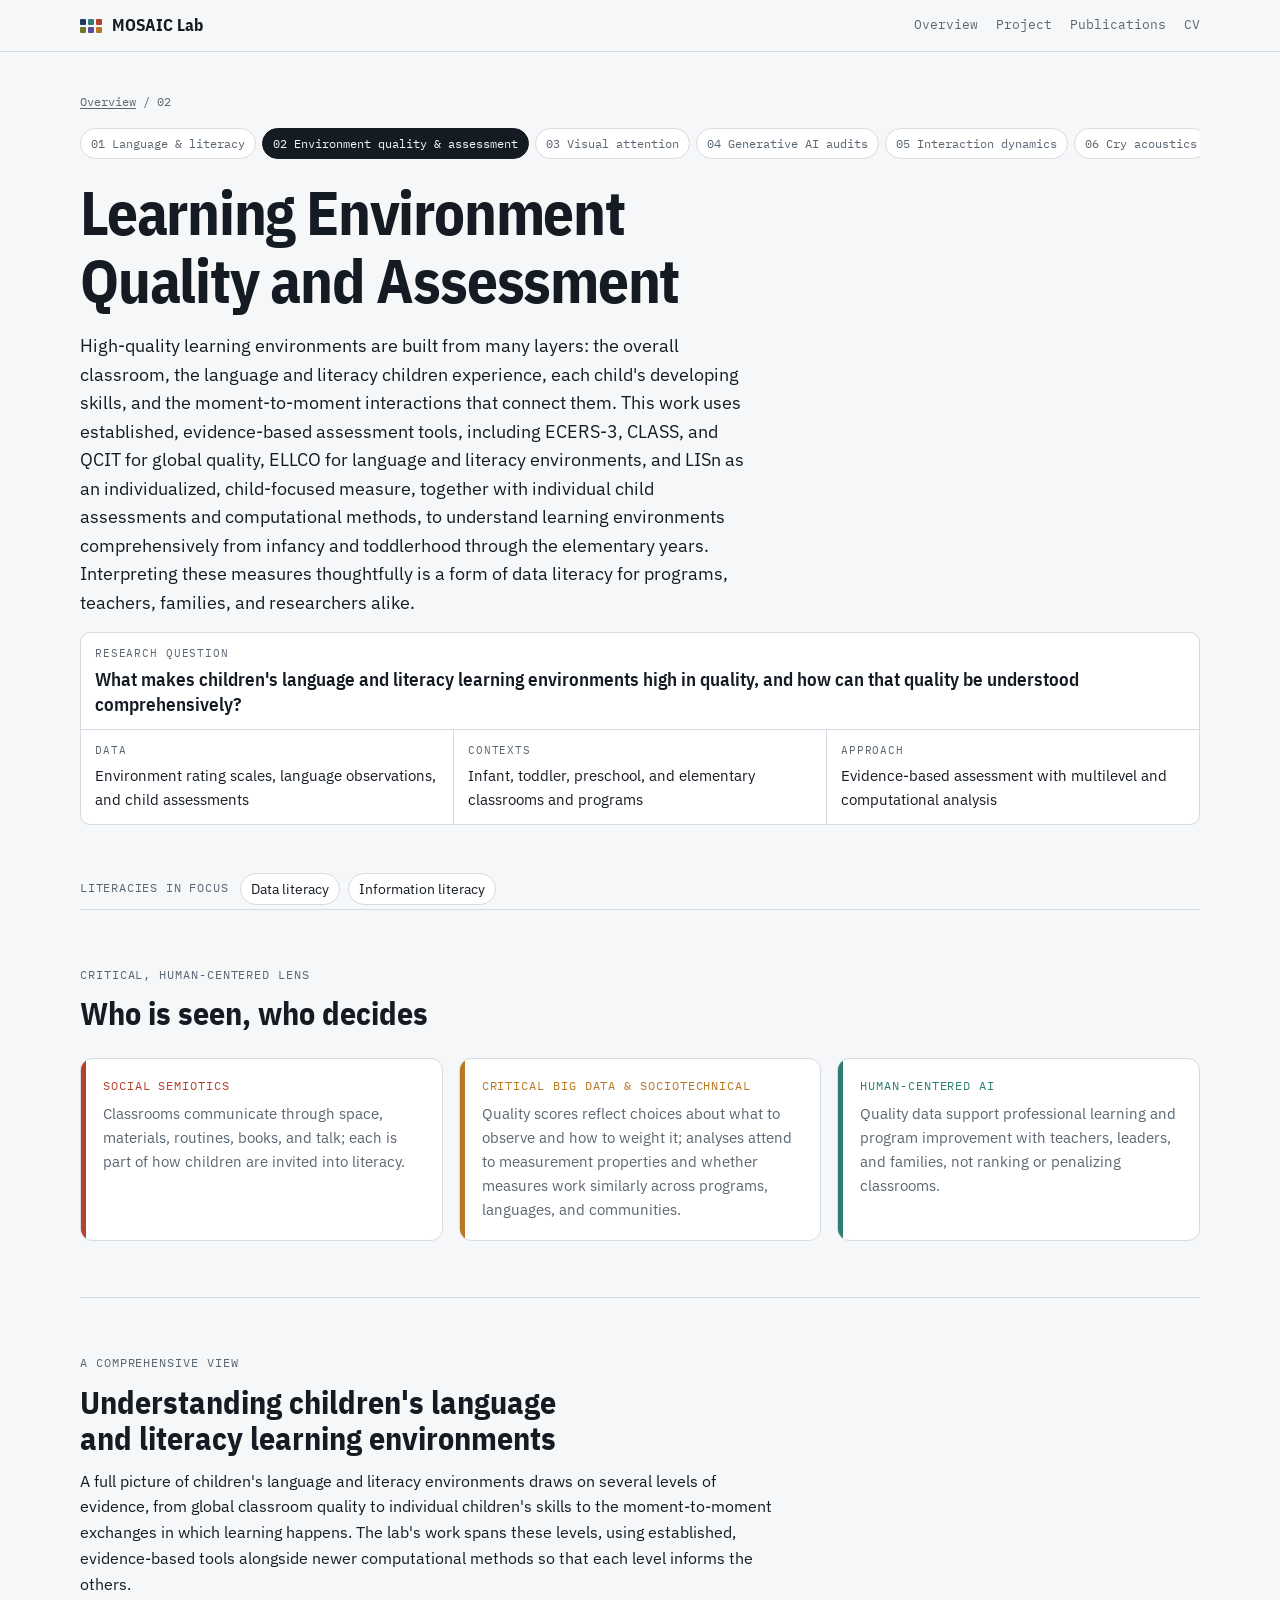
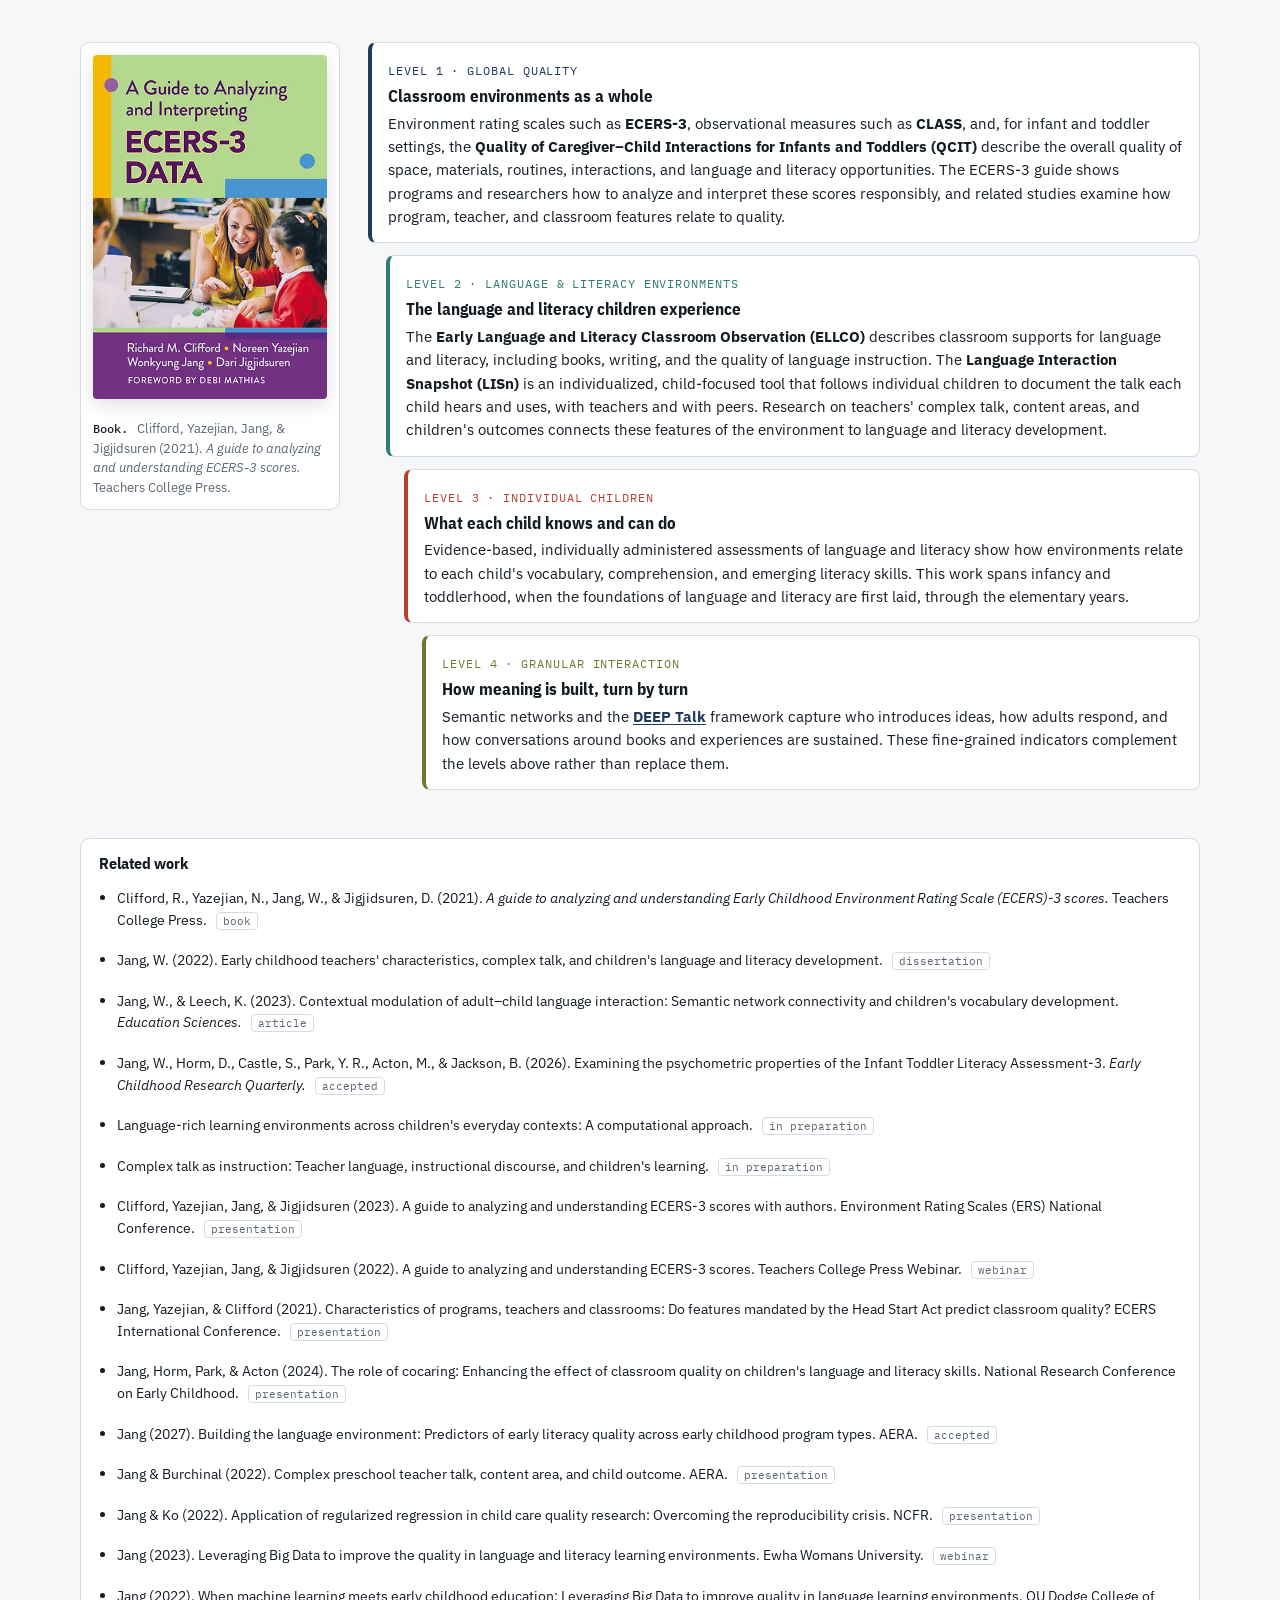
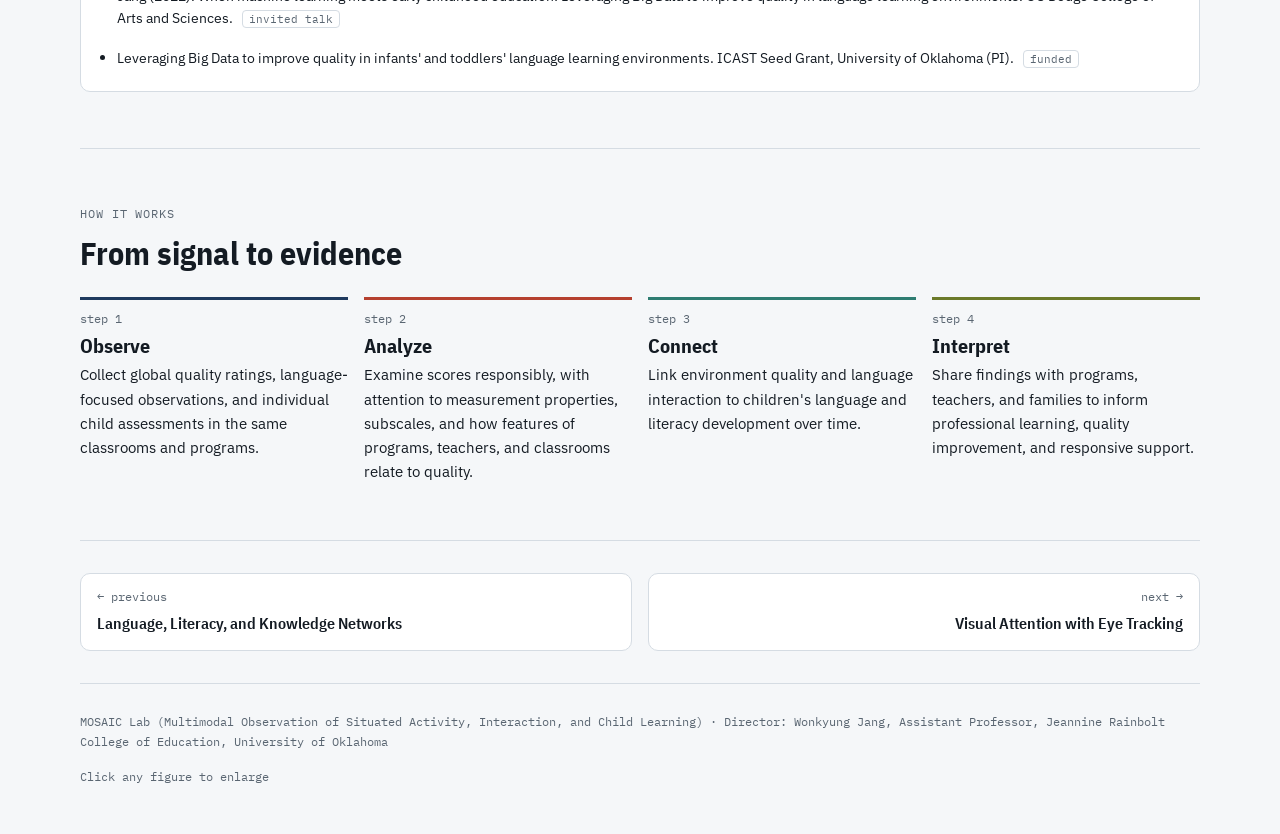
<file: quality.html>
<!doctype html>
<html lang="en">
<head>
<meta charset="utf-8">
<meta name="viewport" content="width=device-width, initial-scale=1, viewport-fit=cover">
<title>Environment quality & assessment · MOSAIC Lab</title>
<meta name="description" content="Global quality, language and literacy, and individualized evidence-based assessment of learning environments from infancy through the elementary years, including ECERS-3, QCIT, ELLCO, and LISn.">
<link rel="preconnect" href="https://fonts.googleapis.com">
<link rel="stylesheet" href="https://fonts.googleapis.com/css2?family=IBM+Plex+Sans+Condensed:wght@500;600;700&family=IBM+Plex+Sans:ital,wght@0,400;0,500;0,600;1,400&family=IBM+Plex+Mono:wght@400;500&display=swap">
<link rel="stylesheet" href="site.css">
</head>
<body>
<header class="bar"><div class="wrap">
<a class="nm" href="index.html"><i aria-hidden="true"><b style="background:var(--navy)"></b><b style="background:var(--teal)"></b><b style="background:var(--brick)"></b><b style="background:var(--olive)"></b><b style="background:var(--violet)"></b><b style="background:var(--ochre)"></b></i>MOSAIC Lab</a>
<nav aria-label="Main"><ul><li><a href="index.html">Overview</a></li><li><a href="snapshot.html">Project</a></li><li><a href="publications.html">Publications</a></li><li><a href="cv.html">CV</a></li></ul></nav></div></header>
<div class="wrap">
<div class="phead"><p class="crumb"><a href="index.html">Overview</a> / 02</p><nav class="subnav" aria-label="Research areas"><a href="language.html">01 Language &amp; literacy</a><a href="quality.html" aria-current="page">02 Environment quality &amp; assessment</a><a href="attention.html">03 Visual attention</a><a href="genai.html">04 Generative AI audits</a><a href="interaction.html">05 Interaction dynamics</a><a href="acoustics.html">06 Cry acoustics</a><a href="inquiry.html">07 Inquiry process data</a><a href="embodiment.html">08 Embodied representation</a><a href="mosaic.html">09 MOSAIC framework</a><a href="trajectories.html">10 Family &amp; community systems</a></nav><h1>Learning Environment Quality and Assessment</h1><p class="lede">High-quality learning environments are built from many layers: the overall classroom, the language and literacy children experience, each child's developing skills, and the moment-to-moment interactions that connect them. This work uses established, evidence-based assessment tools, including ECERS-3, CLASS, and QCIT for global quality, ELLCO for language and literacy environments, and LISn as an individualized, child-focused measure, together with individual child assessments and computational methods, to understand learning environments comprehensively from infancy and toddlerhood through the elementary years. Interpreting these measures thoughtfully is a form of data literacy for programs, teachers, families, and researchers alike.</p><dl class="spec"><div class="q"><dt>Research question</dt><dd>What makes children's language and literacy learning environments high in quality, and how can that quality be understood comprehensively?</dd></div><div><dt>Data</dt><dd>Environment rating scales, language observations, and child assessments</dd></div><div><dt>Contexts</dt><dd>Infant, toddler, preschool, and elementary classrooms and programs</dd></div><div><dt>Approach</dt><dd>Evidence-based assessment with multilevel and computational analysis</dd></div></dl></div>
<div class="litbar"><span>Literacies in focus</span><a href="index.html#h-lit">Data literacy</a><a href="index.html#h-lit">Information literacy</a></div>
<section aria-labelledby="h-cr"><div class="prose"><p class="lbl">Critical, human-centered lens</p><h2 id="h-cr">Who is seen, who decides</h2></div><div class="cagrid"><div class="ca" style="--c:var(--brick)"><span class="cak">Social semiotics</span><p>Classrooms communicate through space, materials, routines, books, and talk; each is part of how children are invited into literacy.</p></div><div class="ca" style="--c:var(--ochre)"><span class="cak">Critical big data &amp; sociotechnical</span><p>Quality scores reflect choices about what to observe and how to weight it; analyses attend to measurement properties and whether measures work similarly across programs, languages, and communities.</p></div><div class="ca" style="--c:var(--teal)"><span class="cak">Human-centered AI</span><p>Quality data support professional learning and program improvement with teachers, leaders, and families, not ranking or penalizing classrooms.</p></div></div></section>
<section aria-labelledby="h-env"><div class="prose"><p class="lbl">A comprehensive view</p><h2 id="h-env">Understanding children&#39;s language and literacy learning environments</h2><p>A full picture of children&#39;s language and literacy environments draws on several levels of evidence, from global classroom quality to individual children&#39;s skills to the moment-to-moment exchanges in which learning happens. The lab&#39;s work spans these levels, using established, evidence-based tools alongside newer computational methods so that each level informs the others.</p></div>
<div class="envgrid">
<figure class="envbook"><img src="ecers3-book.webp" alt="Book cover: A Guide to Analyzing and Interpreting ECERS-3 Data, by Richard M. Clifford, Noreen Yazejian, Wonkyung Jang, and Dari Jigjidsuren" loading="lazy"><figcaption><b>Book.</b> Clifford, Yazejian, Jang, &amp; Jigjidsuren (2021). <i>A guide to analyzing and understanding ECERS-3 scores.</i> Teachers College Press.</figcaption></figure>
<ol class="envl">
<li style="--c:var(--navy)"><span>Level 1 · Global quality</span><h3>Classroom environments as a whole</h3><p>Environment rating scales such as <b>ECERS-3</b>, observational measures such as <b>CLASS</b>, and, for infant and toddler settings, the <b>Quality of Caregiver–Child Interactions for Infants and Toddlers (QCIT)</b> describe the overall quality of space, materials, routines, interactions, and language and literacy opportunities. The ECERS-3 guide shows programs and researchers how to analyze and interpret these scores responsibly, and related studies examine how program, teacher, and classroom features relate to quality.</p></li>
<li style="--c:var(--teal)"><span>Level 2 · Language &amp; literacy environments</span><h3>The language and literacy children experience</h3><p>The <b>Early Language and Literacy Classroom Observation (ELLCO)</b> describes classroom supports for language and literacy, including books, writing, and the quality of language instruction. The <b>Language Interaction Snapshot (LISn)</b> is an individualized, child-focused tool that follows individual children to document the talk each child hears and uses, with teachers and with peers. Research on teachers&#39; complex talk, content areas, and children&#39;s outcomes connects these features of the environment to language and literacy development.</p></li>
<li style="--c:var(--brick)"><span>Level 3 · Individual children</span><h3>What each child knows and can do</h3><p>Evidence-based, individually administered assessments of language and literacy show how environments relate to each child&#39;s vocabulary, comprehension, and emerging literacy skills. This work spans infancy and toddlerhood, when the foundations of language and literacy are first laid, through the elementary years.</p></li>
<li style="--c:var(--olive)"><span>Level 4 · Granular interaction</span><h3>How meaning is built, turn by turn</h3><p>Semantic networks and the <a href="language.html"><b>DEEP Talk</b></a> framework capture who introduces ideas, how adults respond, and how conversations around books and experiences are sustained. These fine-grained indicators complement the levels above rather than replace them.</p></li>
</ol></div>
<div class="envrel"><h3>Related work</h3><ul class="clean">
<li>Clifford, R., Yazejian, N., Jang, W., &amp; Jigjidsuren, D. (2021). <i>A guide to analyzing and understanding Early Childhood Environment Rating Scale (ECERS)-3 scores.</i> Teachers College Press. <span class="tag">book</span></li>
<li>Jang, W. (2022). Early childhood teachers&#39; characteristics, complex talk, and children&#39;s language and literacy development. <span class="tag">dissertation</span></li>
<li>Jang, W., &amp; Leech, K. (2023). Contextual modulation of adult–child language interaction: Semantic network connectivity and children&#39;s vocabulary development. <i>Education Sciences.</i> <span class="tag">article</span></li>
<li>Jang, W., Horm, D., Castle, S., Park, Y. R., Acton, M., &amp; Jackson, B. (2026). Examining the psychometric properties of the Infant Toddler Literacy Assessment-3. <i>Early Childhood Research Quarterly.</i> <span class="tag">accepted</span></li>
<li>Language-rich learning environments across children&#39;s everyday contexts: A computational approach. <span class="tag">in preparation</span></li>
<li>Complex talk as instruction: Teacher language, instructional discourse, and children&#39;s learning. <span class="tag">in preparation</span></li>
<li>Clifford, Yazejian, Jang, &amp; Jigjidsuren (2023). A guide to analyzing and understanding ECERS-3 scores with authors. Environment Rating Scales (ERS) National Conference. <span class="tag">presentation</span></li>
<li>Clifford, Yazejian, Jang, &amp; Jigjidsuren (2022). A guide to analyzing and understanding ECERS-3 scores. Teachers College Press Webinar. <span class="tag">webinar</span></li>
<li>Jang, Yazejian, &amp; Clifford (2021). Characteristics of programs, teachers and classrooms: Do features mandated by the Head Start Act predict classroom quality? ECERS International Conference. <span class="tag">presentation</span></li>
<li>Jang, Horm, Park, &amp; Acton (2024). The role of cocaring: Enhancing the effect of classroom quality on children&#39;s language and literacy skills. National Research Conference on Early Childhood. <span class="tag">presentation</span></li>
<li>Jang (2027). Building the language environment: Predictors of early literacy quality across early childhood program types. AERA. <span class="tag">accepted</span></li>
<li>Jang &amp; Burchinal (2022). Complex preschool teacher talk, content area, and child outcome. AERA. <span class="tag">presentation</span></li>
<li>Jang &amp; Ko (2022). Application of regularized regression in child care quality research: Overcoming the reproducibility crisis. NCFR. <span class="tag">presentation</span></li>
<li>Jang (2023). Leveraging Big Data to improve the quality in language and literacy learning environments. Ewha Womans University. <span class="tag">webinar</span></li>
<li>Jang (2022). When machine learning meets early childhood education: Leveraging Big Data to improve quality in language learning environments. OU Dodge College of Arts and Sciences. <span class="tag">invited talk</span></li>
<li>Leveraging Big Data to improve quality in infants&#39; and toddlers&#39; language learning environments. ICAST Seed Grant, University of Oklahoma (PI). <span class="tag">funded</span></li>
</ul></div></section>

<section aria-labelledby="h-app"><div class="prose"><p class="lbl">How it works</p><h2 id="h-app">From signal to evidence</h2></div><div class="steps"><div class="step"><span class="k">step 1</span><h3>Observe</h3><p>Collect global quality ratings, language-focused observations, and individual child assessments in the same classrooms and programs.</p></div><div class="step"><span class="k">step 2</span><h3>Analyze</h3><p>Examine scores responsibly, with attention to measurement properties, subscales, and how features of programs, teachers, and classrooms relate to quality.</p></div><div class="step"><span class="k">step 3</span><h3>Connect</h3><p>Link environment quality and language interaction to children&#39;s language and literacy development over time.</p></div><div class="step"><span class="k">step 4</span><h3>Interpret</h3><p>Share findings with programs, teachers, and families to inform professional learning, quality improvement, and responsive support.</p></div></div></section>
<nav class="pager" aria-label="Previous and next"><a href="language.html"><span>← previous</span>Language, Literacy, and Knowledge Networks</a><a class="nx" href="attention.html"><span>next →</span>Visual Attention with Eye Tracking</a></nav>
<footer><span>MOSAIC Lab (Multimodal Observation of Situated Activity, Interaction, and Child Learning) · Director: Wonkyung Jang, Assistant Professor, Jeannine Rainbolt College of Education, University of Oklahoma</span><span>Click any figure to enlarge</span></footer>
</div>
<div class="lb" id="lb" hidden role="dialog" aria-modal="true" aria-label="Figure viewer">
<div class="lbbar"><span id="lbcap"></span><span style="display:flex;gap:8px"><button type="button" id="lbz">Zoom 2×</button><button type="button" id="lbx">Close</button></span></div>
<div class="lbimg"><img id="lbimg" alt=""></div></div>
<script src="site.js"></script>
</body>
</html>
</file>
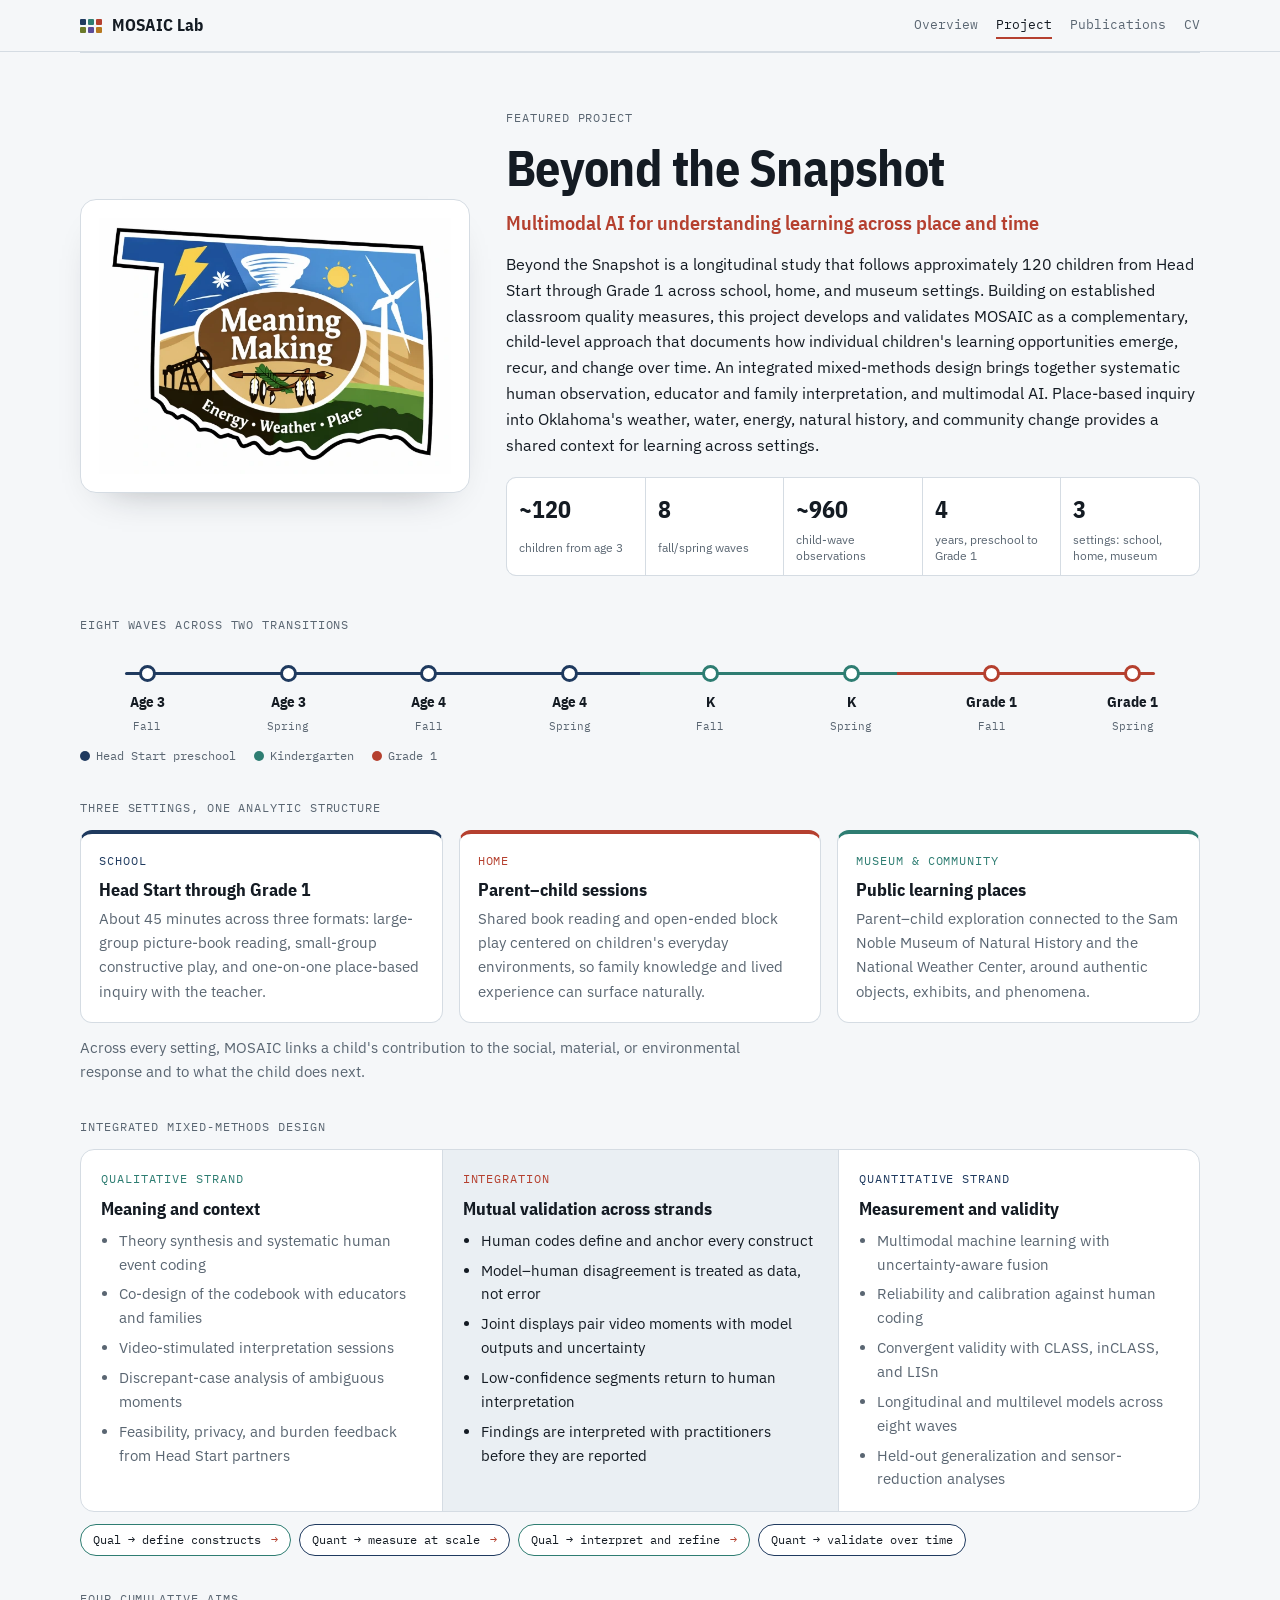
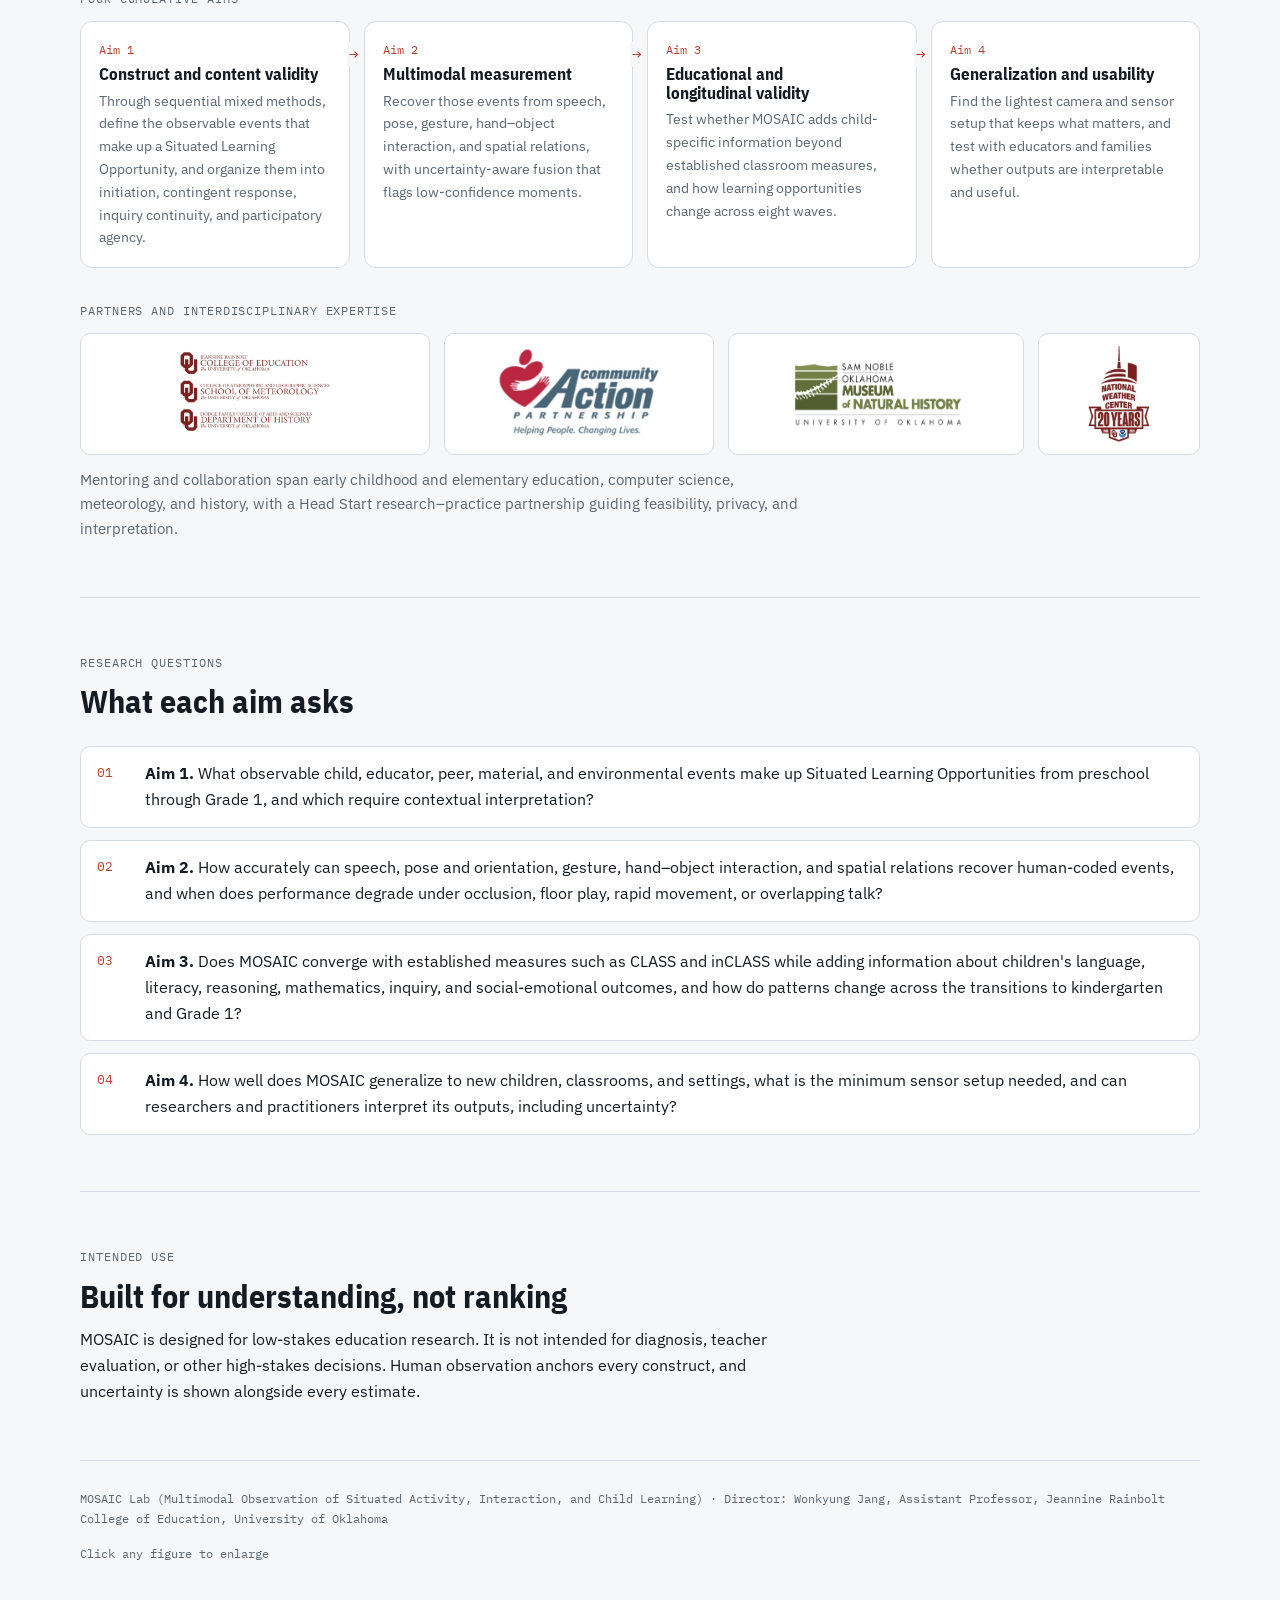
<file: snapshot.html>
<!doctype html>
<html lang="en">
<head>
<meta charset="utf-8">
<meta name="viewport" content="width=device-width, initial-scale=1, viewport-fit=cover">
<title>Beyond the Snapshot · MOSAIC Lab</title>
<meta name="description" content="Multimodal AI for understanding learning across place and time.">
<link rel="preconnect" href="https://fonts.googleapis.com">
<link rel="stylesheet" href="https://fonts.googleapis.com/css2?family=IBM+Plex+Sans+Condensed:wght@500;600;700&family=IBM+Plex+Sans:ital,wght@0,400;0,500;0,600;1,400&family=IBM+Plex+Mono:wght@400;500&display=swap">
<link rel="stylesheet" href="site.css">
</head>
<body>
<header class="bar"><div class="wrap">
<a class="nm" href="index.html"><i aria-hidden="true"><b style="background:var(--navy)"></b><b style="background:var(--teal)"></b><b style="background:var(--brick)"></b><b style="background:var(--olive)"></b><b style="background:var(--violet)"></b><b style="background:var(--ochre)"></b></i>MOSAIC Lab</a>
<nav aria-label="Main"><ul><li><a href="index.html">Overview</a></li><li><a href="snapshot.html" aria-current="page">Project</a></li><li><a href="publications.html">Publications</a></li><li><a href="cv.html">CV</a></li></ul></nav></div></header>
<div class="wrap">
<section class="proj" aria-labelledby="h-proj">
<div class="prj-h">
  <div class="pbadge"><img src="logo-meaning.webp" alt="Meaning Making: Energy, Weather, Place" loading="lazy"></div>
  <div class="prj-t">
    <p class="lbl">Featured project</p>
    <h2 id="h-proj">Beyond the Snapshot</h2>
    <p class="psub">Multimodal AI for understanding learning across place and time</p>
    <p>Beyond the Snapshot is a longitudinal study that follows approximately 120 children from Head Start through Grade 1 across school, home, and museum settings. Building on established classroom quality measures, this project develops and validates MOSAIC as a complementary, child-level approach that documents how individual children&#39;s learning opportunities emerge, recur, and change over time. An integrated mixed-methods design brings together systematic human observation, educator and family interpretation, and multimodal AI. Place-based inquiry into Oklahoma&#39;s weather, water, energy, natural history, and community change provides a shared context for learning across settings.</p>
    <div class="pstats"><div><strong>~120</strong><span>children from age 3</span></div><div><strong>8</strong><span>fall/spring waves</span></div><div><strong>~960</strong><span>child-wave observations</span></div><div><strong>4</strong><span>years, preschool to Grade 1</span></div><div><strong>3</strong><span>settings: school, home, museum</span></div></div>
    
  </div>
</div>
<div class="pblock"><p class="lbl">Eight waves across two transitions</p><div class="waves"><div class="wv head"><span class="wd"></span><b>Age 3</b><span>Fall</span></div><div class="wv head"><span class="wd"></span><b>Age 3</b><span>Spring</span></div><div class="wv head"><span class="wd"></span><b>Age 4</b><span>Fall</span></div><div class="wv head"><span class="wd"></span><b>Age 4</b><span>Spring</span></div><div class="wv kindergarten"><span class="wd"></span><b>K</b><span>Fall</span></div><div class="wv kindergarten"><span class="wd"></span><b>K</b><span>Spring</span></div><div class="wv grade"><span class="wd"></span><b>Grade 1</b><span>Fall</span></div><div class="wv grade"><span class="wd"></span><b>Grade 1</b><span>Spring</span></div></div><div class="wlegend"><span class="hs">Head Start preschool</span><span class="k">Kindergarten</span><span class="g1">Grade 1</span></div></div>
<div class="pblock"><p class="lbl">Three settings, one analytic structure</p><div class="psets"><div class="ps" style="--c:var(--navy)"><span class="pk">School</span><h3>Head Start through Grade 1</h3><p>About 45 minutes across three formats: large-group picture-book reading, small-group constructive play, and one-on-one place-based inquiry with the teacher.</p></div><div class="ps" style="--c:var(--brick)"><span class="pk">Home</span><h3>Parent–child sessions</h3><p>Shared book reading and open-ended block play centered on children's everyday environments, so family knowledge and lived experience can surface naturally.</p></div><div class="ps" style="--c:var(--teal)"><span class="pk">Museum &amp; community</span><h3>Public learning places</h3><p>Parent–child exploration connected to the Sam Noble Museum of Natural History and the National Weather Center, around authentic objects, exhibits, and phenomena.</p></div></div><p class="pnote">Across every setting, MOSAIC links a child's contribution to the social, material, or environmental response and to what the child does next.</p></div>
<div class="pblock"><p class="lbl">Integrated mixed-methods design</p>
<div class="mm">
<div class="mmc ql"><span class="mmk">Qualitative strand</span><h3>Meaning and context</h3><ul><li>Theory synthesis and systematic human event coding</li><li>Co-design of the codebook with educators and families</li><li>Video-stimulated interpretation sessions</li><li>Discrepant-case analysis of ambiguous moments</li><li>Feasibility, privacy, and burden feedback from Head Start partners</li></ul></div>
<div class="mmc mi"><span class="mmk">Integration</span><h3>Mutual validation across strands</h3><ul><li>Human codes define and anchor every construct</li><li>Model–human disagreement is treated as data, not error</li><li>Joint displays pair video moments with model outputs and uncertainty</li><li>Low-confidence segments return to human interpretation</li><li>Findings are interpreted with practitioners before they are reported</li></ul></div>
<div class="mmc qn"><span class="mmk">Quantitative strand</span><h3>Measurement and validity</h3><ul><li>Multimodal machine learning with uncertainty-aware fusion</li><li>Reliability and calibration against human coding</li><li>Convergent validity with CLASS, inCLASS, and LISn</li><li>Longitudinal and multilevel models across eight waves</li><li>Held-out generalization and sensor-reduction analyses</li></ul></div>
</div>
<div class="mmflow"><span>Qual → define constructs</span><span>Quant → measure at scale</span><span>Qual → interpret and refine</span><span>Quant → validate over time</span></div>
</div>
<div class="pblock"><p class="lbl">Four cumulative aims</p><div class="paims"><div class="pa"><span class="pn">Aim 1</span><h3>Construct and content validity</h3><p>Through sequential mixed methods, define the observable events that make up a Situated Learning Opportunity, and organize them into initiation, contingent response, inquiry continuity, and participatory agency.</p></div><div class="pa"><span class="pn">Aim 2</span><h3>Multimodal measurement</h3><p>Recover those events from speech, pose, gesture, hand–object interaction, and spatial relations, with uncertainty-aware fusion that flags low-confidence moments.</p></div><div class="pa"><span class="pn">Aim 3</span><h3>Educational and longitudinal validity</h3><p>Test whether MOSAIC adds child-specific information beyond established classroom measures, and how learning opportunities change across eight waves.</p></div><div class="pa"><span class="pn">Aim 4</span><h3>Generalization and usability</h3><p>Find the lightest camera and sensor setup that keeps what matters, and test with educators and families whether outputs are interpretable and useful.</p></div></div></div>
<div class="pblock"><p class="lbl">Partners and interdisciplinary expertise</p><div class="plogos"><span class="pl"><img src="logo-ou.webp" alt="University of Oklahoma: College of Education, School of Meteorology, Department of History" loading="lazy"></span><span class="pl"><img src="logo-cap.webp" alt="Community Action Partnership" loading="lazy"></span><span class="pl"><img src="logo-snomnh.webp" alt="Sam Noble Oklahoma Museum of Natural History" loading="lazy"></span><span class="pl"><img src="logo-nwc.webp" alt="National Weather Center" loading="lazy"></span></div><p class="pnote">Mentoring and collaboration span early childhood and elementary education, computer science, meteorology, and history, with a Head Start research–practice partnership guiding feasibility, privacy, and interpretation.</p></div>
</section><section aria-labelledby="h-rq"><div class="prose"><p class="lbl">Research questions</p><h2 id="h-rq">What each aim asks</h2></div><div class="findings">
<div class="finding"><p><b>Aim 1.</b> What observable child, educator, peer, material, and environmental events make up Situated Learning Opportunities from preschool through Grade 1, and which require contextual interpretation?</p></div>
<div class="finding"><p><b>Aim 2.</b> How accurately can speech, pose and orientation, gesture, hand–object interaction, and spatial relations recover human-coded events, and when does performance degrade under occlusion, floor play, rapid movement, or overlapping talk?</p></div>
<div class="finding"><p><b>Aim 3.</b> Does MOSAIC converge with established measures such as CLASS and inCLASS while adding information about children's language, literacy, reasoning, mathematics, inquiry, and social-emotional outcomes, and how do patterns change across the transitions to kindergarten and Grade 1?</p></div>
<div class="finding"><p><b>Aim 4.</b> How well does MOSAIC generalize to new children, classrooms, and settings, what is the minimum sensor setup needed, and can researchers and practitioners interpret its outputs, including uncertainty?</p></div>
</div></section>
<section aria-labelledby="h-use"><div class="prose"><p class="lbl">Intended use</p><h2 id="h-use">Built for understanding, not ranking</h2><p>MOSAIC is designed for low-stakes education research. It is not intended for diagnosis, teacher evaluation, or other high-stakes decisions. Human observation anchors every construct, and uncertainty is shown alongside every estimate.</p></div></section>
<footer><span>MOSAIC Lab (Multimodal Observation of Situated Activity, Interaction, and Child Learning) · Director: Wonkyung Jang, Assistant Professor, Jeannine Rainbolt College of Education, University of Oklahoma</span><span>Click any figure to enlarge</span></footer>
</div>
<div class="lb" id="lb" hidden role="dialog" aria-modal="true" aria-label="Figure viewer">
<div class="lbbar"><span id="lbcap"></span><span style="display:flex;gap:8px"><button type="button" id="lbz">Zoom 2×</button><button type="button" id="lbx">Close</button></span></div>
<div class="lbimg"><img id="lbimg" alt=""></div></div>
<script src="site.js"></script>
</body>
</html>
</file>
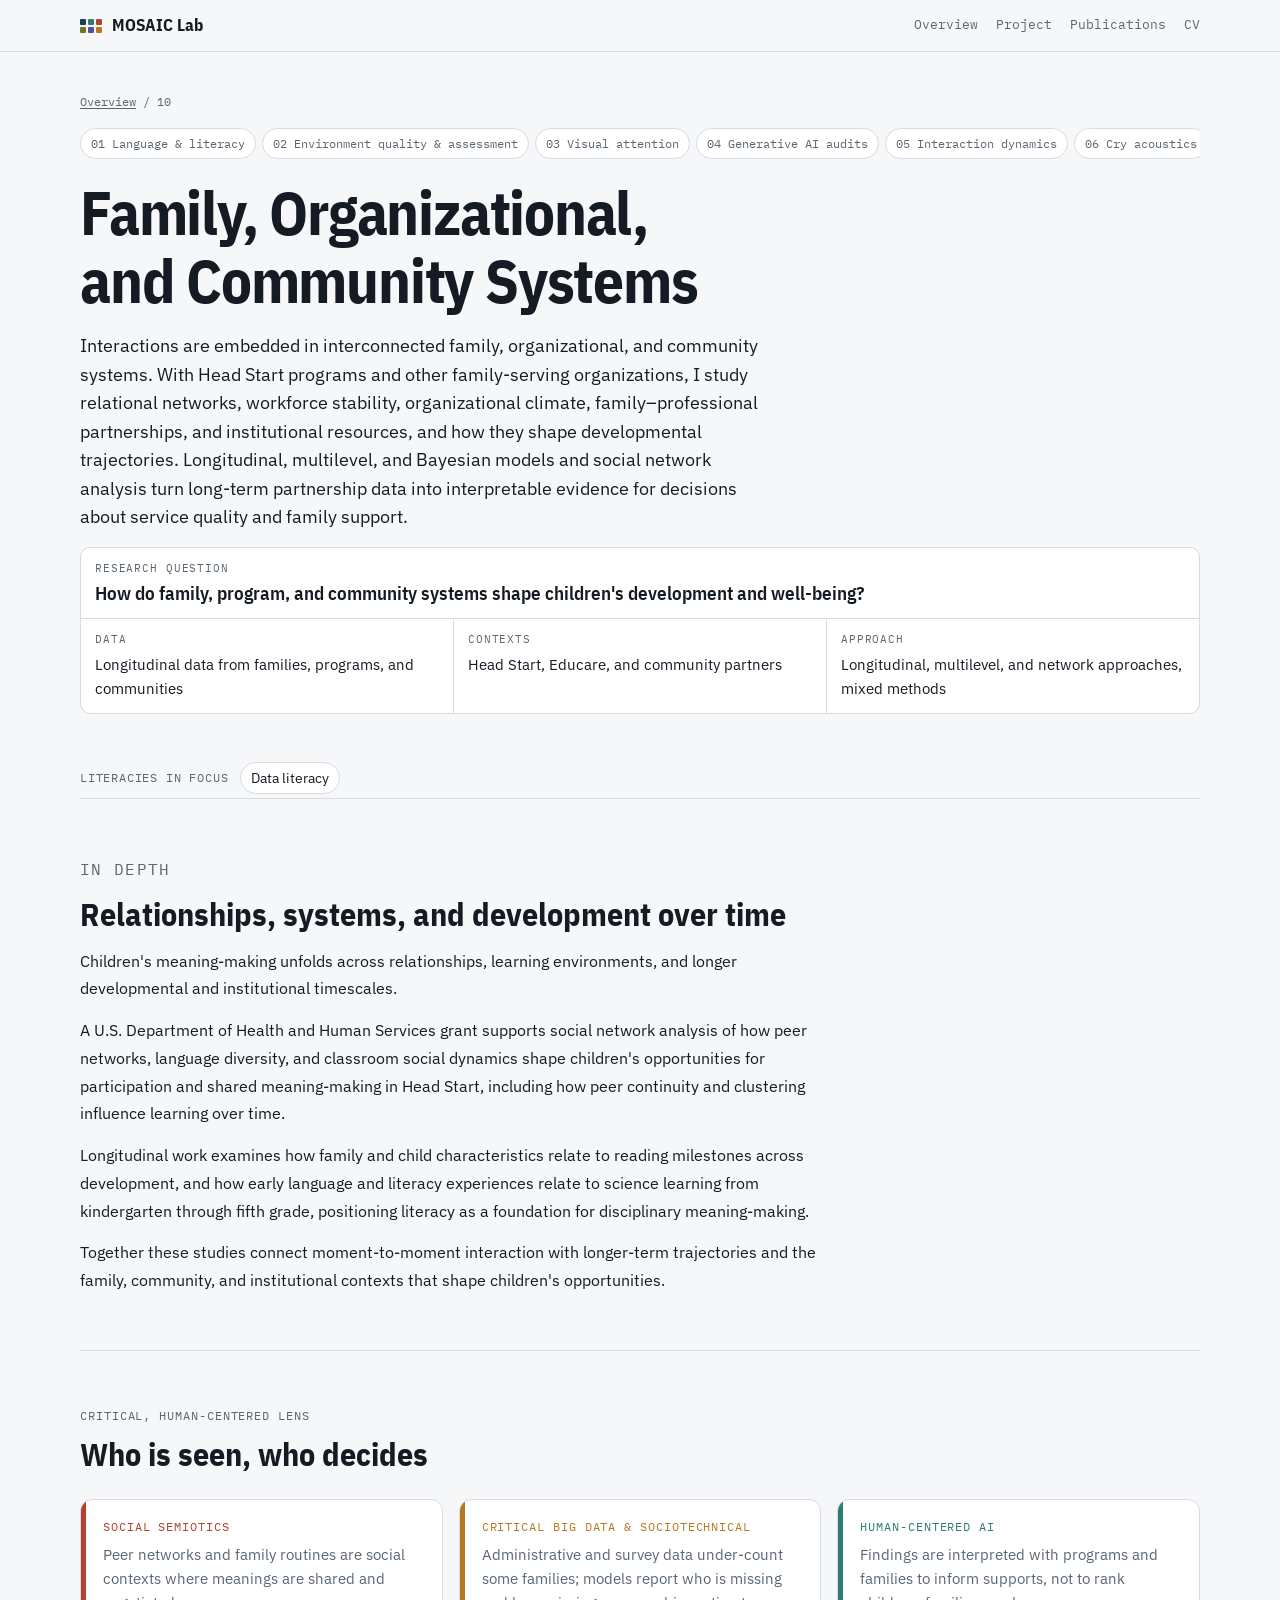
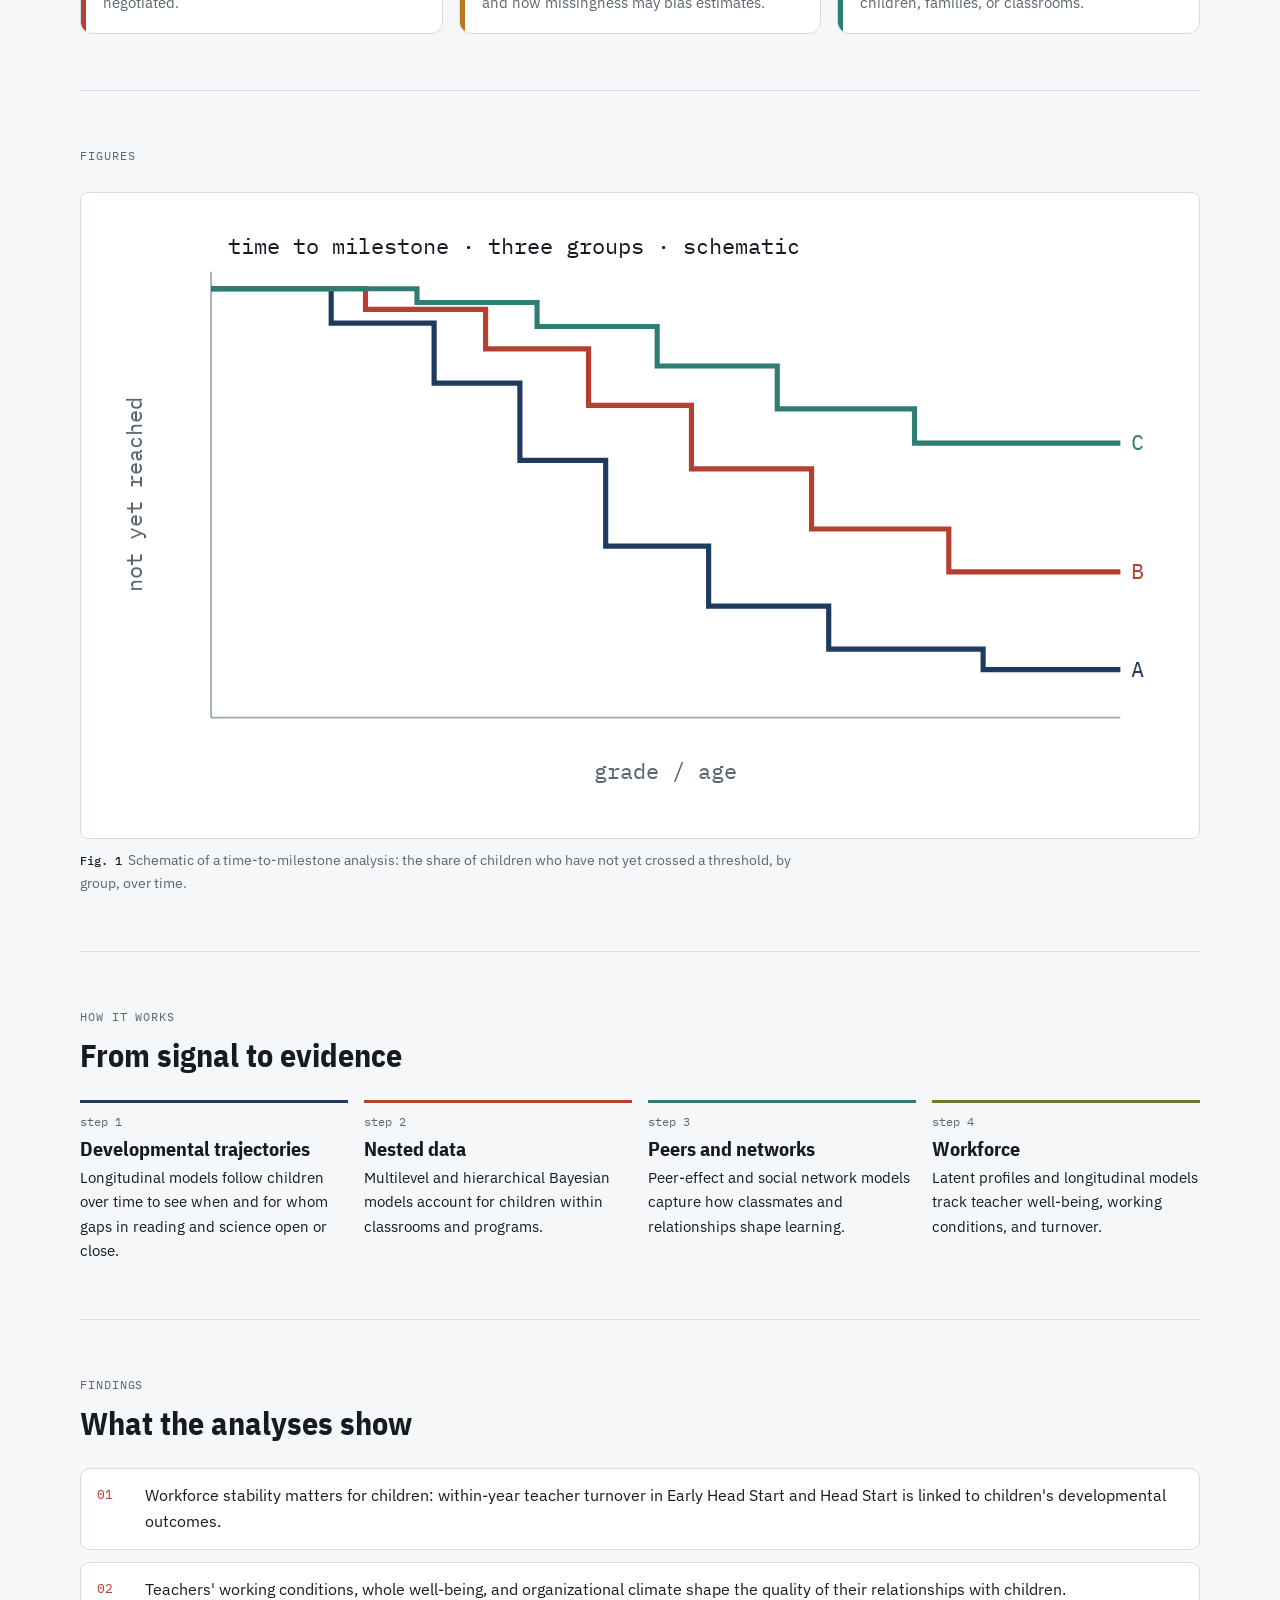
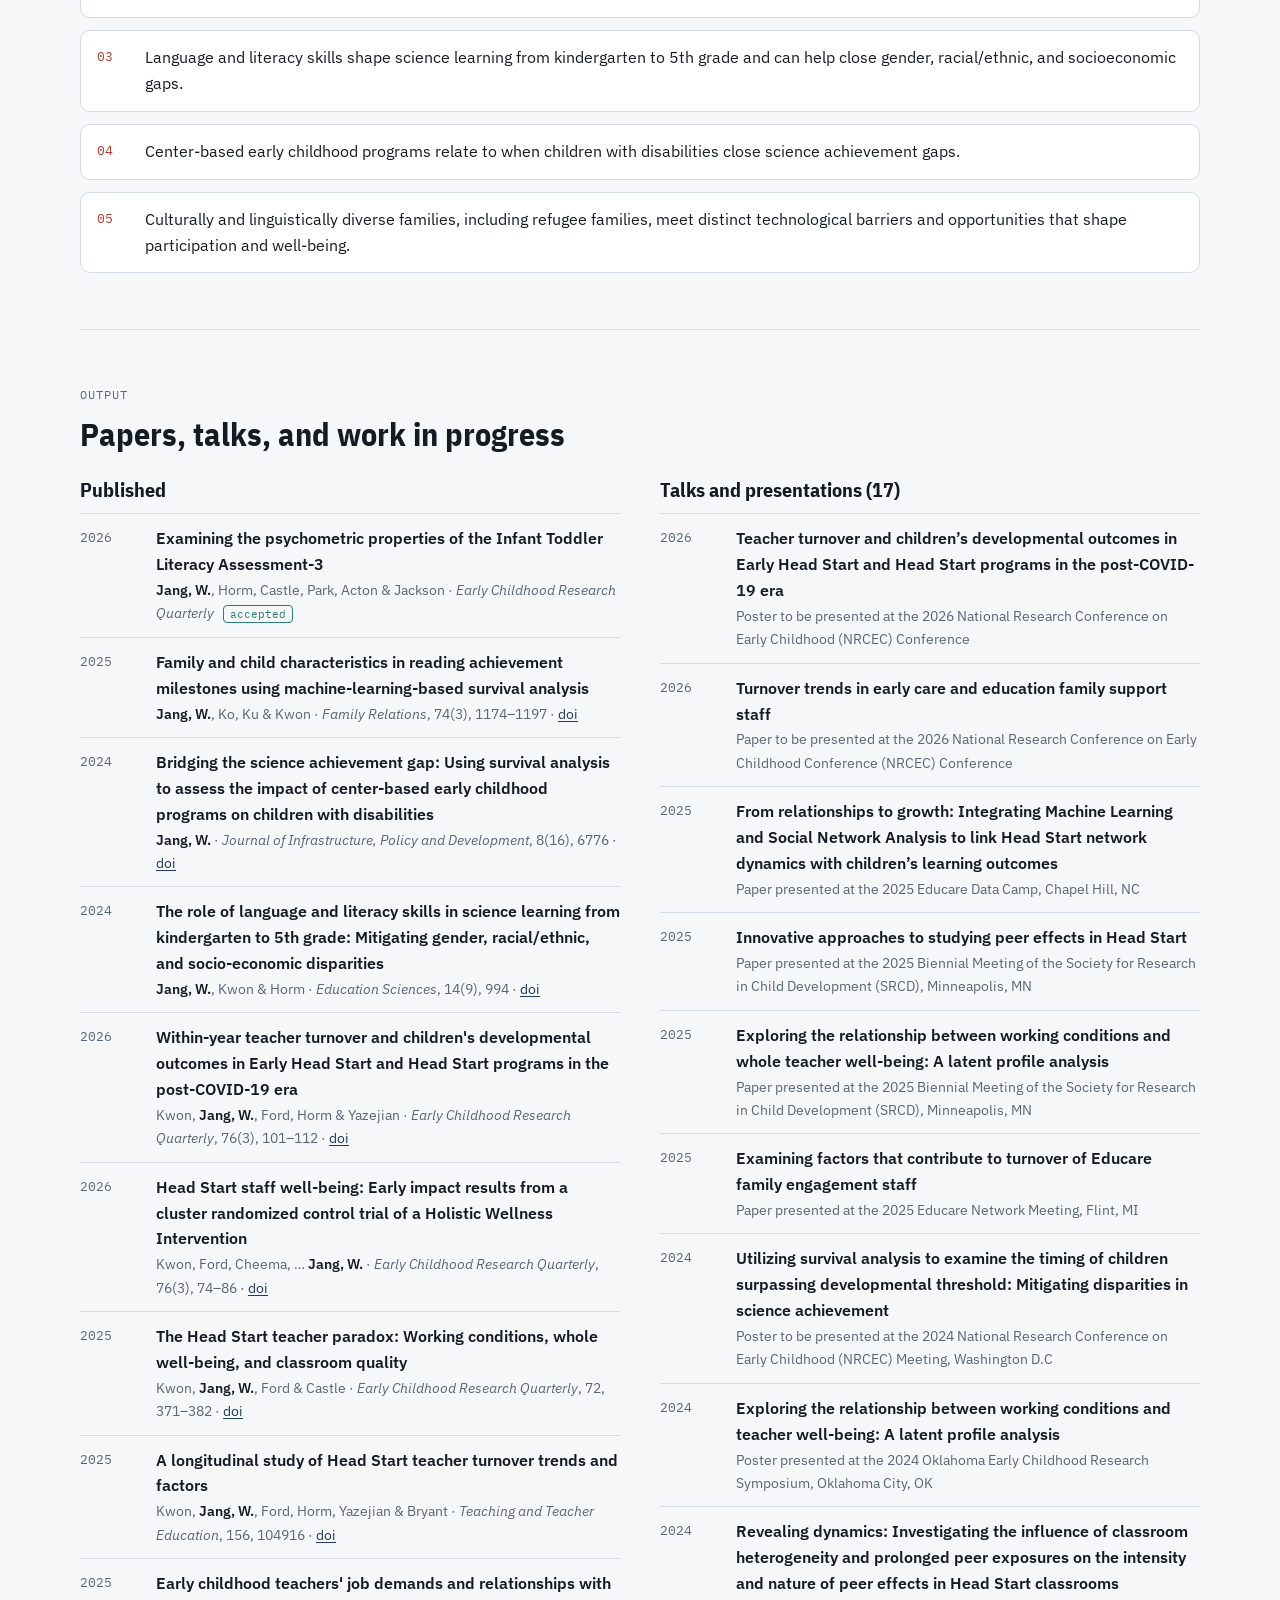
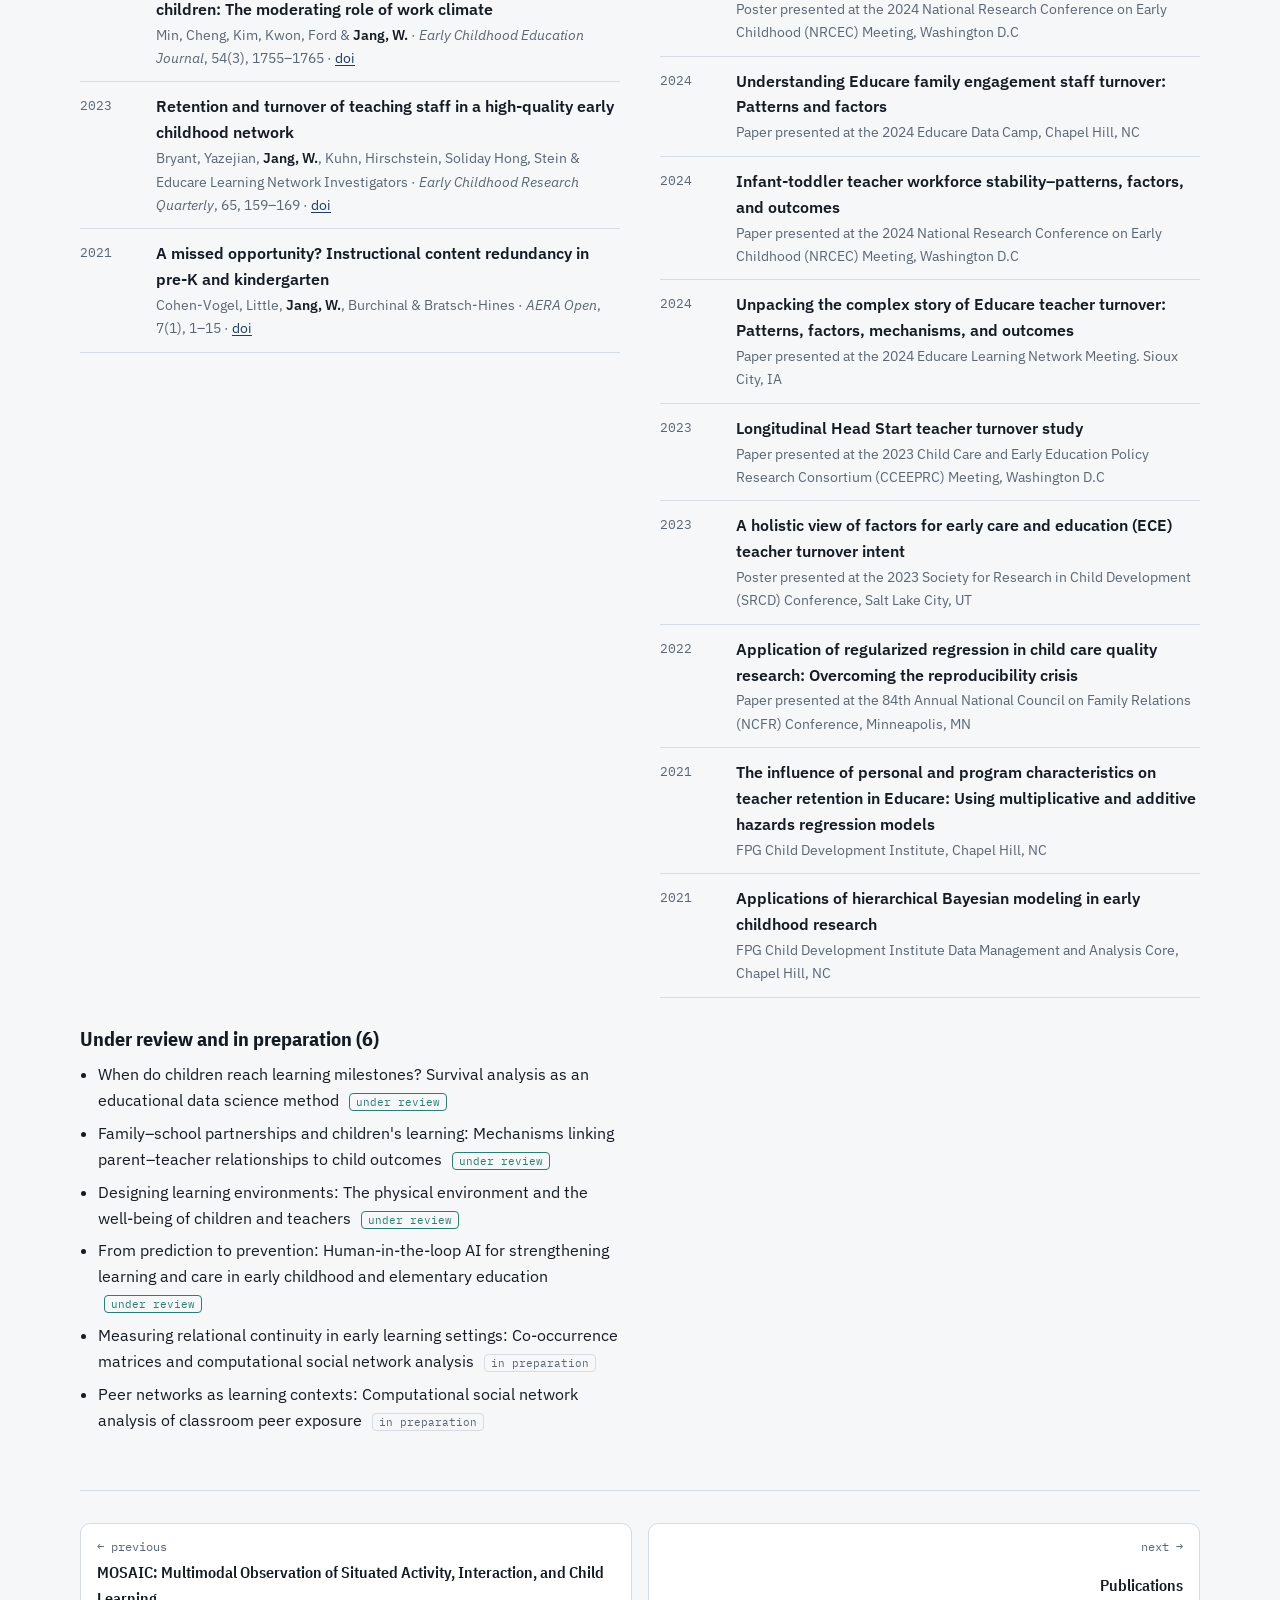
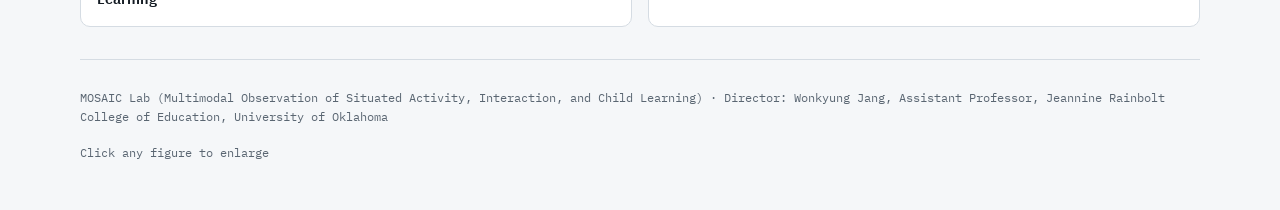
<file: trajectories.html>
<!doctype html>
<html lang="en">
<head>
<meta charset="utf-8">
<meta name="viewport" content="width=device-width, initial-scale=1, viewport-fit=cover">
<title>Family & community systems · MOSAIC Lab</title>
<meta name="description" content="Federally funded research with Head Start and family-serving organizations on relational networks, workforce stability, and developmental trajectories.">
<link rel="preconnect" href="https://fonts.googleapis.com">
<link rel="stylesheet" href="https://fonts.googleapis.com/css2?family=IBM+Plex+Sans+Condensed:wght@500;600;700&family=IBM+Plex+Sans:ital,wght@0,400;0,500;0,600;1,400&family=IBM+Plex+Mono:wght@400;500&display=swap">
<link rel="stylesheet" href="site.css">
</head>
<body>
<header class="bar"><div class="wrap">
<a class="nm" href="index.html"><i aria-hidden="true"><b style="background:var(--navy)"></b><b style="background:var(--teal)"></b><b style="background:var(--brick)"></b><b style="background:var(--olive)"></b><b style="background:var(--violet)"></b><b style="background:var(--ochre)"></b></i>MOSAIC Lab</a>
<nav aria-label="Main"><ul><li><a href="index.html">Overview</a></li><li><a href="snapshot.html">Project</a></li><li><a href="publications.html">Publications</a></li><li><a href="cv.html">CV</a></li></ul></nav></div></header>
<div class="wrap">
<div class="phead"><p class="crumb"><a href="index.html">Overview</a> / 10</p><nav class="subnav" aria-label="Research areas"><a href="language.html">01 Language &amp; literacy</a><a href="quality.html">02 Environment quality &amp; assessment</a><a href="attention.html">03 Visual attention</a><a href="genai.html">04 Generative AI audits</a><a href="interaction.html">05 Interaction dynamics</a><a href="acoustics.html">06 Cry acoustics</a><a href="inquiry.html">07 Inquiry process data</a><a href="embodiment.html">08 Embodied representation</a><a href="mosaic.html">09 MOSAIC framework</a><a href="trajectories.html" aria-current="page">10 Family &amp; community systems</a></nav><h1>Family, Organizational, and Community Systems</h1><p class="lede">Interactions are embedded in interconnected family, organizational, and community systems. With Head Start programs and other family-serving organizations, I study relational networks, workforce stability, organizational climate, family–professional partnerships, and institutional resources, and how they shape developmental trajectories. Longitudinal, multilevel, and Bayesian models and social network analysis turn long-term partnership data into interpretable evidence for decisions about service quality and family support.</p><dl class="spec"><div class="q"><dt>Research question</dt><dd>How do family, program, and community systems shape children's development and well-being?</dd></div><div><dt>Data</dt><dd>Longitudinal data from families, programs, and communities</dd></div><div><dt>Contexts</dt><dd>Head Start, Educare, and community partners</dd></div><div><dt>Approach</dt><dd>Longitudinal, multilevel, and network approaches, mixed methods</dd></div></dl></div>
<div class="litbar"><span>Literacies in focus</span><a href="index.html#h-lit">Data literacy</a></div>
<section aria-labelledby="h-dt"><div class="prose dtxt"><p class="lbl">In depth</p><h2 id="h-dt">Relationships, systems, and development over time</h2><p>Children's meaning-making unfolds across relationships, learning environments, and longer developmental and institutional timescales.</p><p>A U.S. Department of Health and Human Services grant supports social network analysis of how peer networks, language diversity, and classroom social dynamics shape children's opportunities for participation and shared meaning-making in Head Start, including how peer continuity and clustering influence learning over time.</p><p>Longitudinal work examines how family and child characteristics relate to reading milestones across development, and how early language and literacy experiences relate to science learning from kindergarten through fifth grade, positioning literacy as a foundation for disciplinary meaning-making.</p><p>Together these studies connect moment-to-moment interaction with longer-term trajectories and the family, community, and institutional contexts that shape children's opportunities.</p></div></section>
<section aria-labelledby="h-cr"><div class="prose"><p class="lbl">Critical, human-centered lens</p><h2 id="h-cr">Who is seen, who decides</h2></div><div class="cagrid"><div class="ca" style="--c:var(--brick)"><span class="cak">Social semiotics</span><p>Peer networks and family routines are social contexts where meanings are shared and negotiated.</p></div><div class="ca" style="--c:var(--ochre)"><span class="cak">Critical big data &amp; sociotechnical</span><p>Administrative and survey data under-count some families; models report who is missing and how missingness may bias estimates.</p></div><div class="ca" style="--c:var(--teal)"><span class="cak">Human-centered AI</span><p>Findings are interpreted with programs and families to inform supports, not to rank children, families, or classrooms.</p></div></div></section>
<section aria-label="Figures"><p class="lbl">Figures</p><div class="figs"><figure><div class="plate" style="cursor:default"><svg viewBox="0 0 640 360" role="img" aria-label="Schematic survival curves for three groups crossing a developmental milestone" style="background:#fff">
<rect width="640" height="360" fill="#ffffff"/>
<g font-family="IBM Plex Mono, monospace" font-size="13" fill="#5A6672">
<line x1="70" y1="300" x2="600" y2="300" stroke="#9AA6B2"/><line x1="70" y1="40" x2="70" y2="300" stroke="#9AA6B2"/>
<text x="335" y="336" text-anchor="middle">grade / age</text><text x="30" y="170" text-anchor="middle" transform="rotate(-90 30 170)">not yet reached</text>
<path d="M70 50 H140 V70 H200 V105 H250 V150 H300 V200 H360 V235 H430 V260 H520 V272 H600" fill="none" stroke="#1F3A5F" stroke-width="3"/>
<path d="M70 50 H160 V62 H230 V85 H290 V118 H350 V155 H420 V190 H500 V215 H600" fill="none" stroke="#B5402F" stroke-width="3"/>
<path d="M70 50 H190 V58 H260 V72 H330 V95 H400 V120 H480 V140 H600" fill="none" stroke="#2E7D72" stroke-width="3"/>
<text x="606" y="276" fill="#1F3A5F">A</text><text x="606" y="219" fill="#B5402F">B</text><text x="606" y="144" fill="#2E7D72">C</text>
<text x="80" y="30" fill="#141B23">time to milestone · three groups · schematic</text>
</g></svg></div><figcaption><b>Fig. 1</b>Schematic of a time-to-milestone analysis: the share of children who have not yet crossed a threshold, by group, over time.</figcaption></figure></div></section>
<section aria-labelledby="h-app"><div class="prose"><p class="lbl">How it works</p><h2 id="h-app">From signal to evidence</h2></div><div class="steps"><div class="step"><span class="k">step 1</span><h3>Developmental trajectories</h3><p>Longitudinal models follow children over time to see when and for whom gaps in reading and science open or close.</p></div><div class="step"><span class="k">step 2</span><h3>Nested data</h3><p>Multilevel and hierarchical Bayesian models account for children within classrooms and programs.</p></div><div class="step"><span class="k">step 3</span><h3>Peers and networks</h3><p>Peer-effect and social network models capture how classmates and relationships shape learning.</p></div><div class="step"><span class="k">step 4</span><h3>Workforce</h3><p>Latent profiles and longitudinal models track teacher well-being, working conditions, and turnover.</p></div></div></section>
<section aria-labelledby="h-fd"><div class="prose"><p class="lbl">Findings</p><h2 id="h-fd">What the analyses show</h2></div><div class="findings"><div class="finding"><p>Workforce stability matters for children: within-year teacher turnover in Early Head Start and Head Start is linked to children's developmental outcomes.</p></div><div class="finding"><p>Teachers' working conditions, whole well-being, and organizational climate shape the quality of their relationships with children.</p></div><div class="finding"><p>Language and literacy skills shape science learning from kindergarten to 5th grade and can help close gender, racial/ethnic, and socioeconomic gaps.</p></div><div class="finding"><p>Center-based early childhood programs relate to when children with disabilities close science achievement gaps.</p></div><div class="finding"><p>Culturally and linguistically diverse families, including refugee families, meet distinct technological barriers and opportunities that shape participation and well-being.</p></div></div></section>
<section aria-labelledby="h-pp"><div class="prose"><p class="lbl">Output</p><h2 id="h-pp">Papers, talks, and work in progress</h2></div><div class="cols2"><div class="block"><h3>Published</h3><ol class="bib"><li data-k="comp"><span class="y">2026</span><div><p class="t">Examining the psychometric properties of the Infant Toddler Literacy Assessment-3</p><p class="v"><span class="me">Jang, W.</span>, Horm, Castle, Park, Acton &amp; Jackson · <i>Early Childhood Research Quarterly</i> <span class="tag st">accepted</span></p></div></li><li data-k="comp"><span class="y">2025</span><div><p class="t">Family and child characteristics in reading achievement milestones using machine-learning-based survival analysis</p><p class="v"><span class="me">Jang, W.</span>, Ko, Ku &amp; Kwon · <i>Family Relations</i>, 74(3), 1174–1197 · <a href="https://doi.org/10.1111/fare.13174">doi</a></p></div></li><li data-k="comp"><span class="y">2024</span><div><p class="t">Bridging the science achievement gap: Using survival analysis to assess the impact of center-based early childhood programs on children with disabilities</p><p class="v"><span class="me">Jang, W.</span> · <i>Journal of Infrastructure, Policy and Development</i>, 8(16), 6776 · <a href="https://doi.org/10.24294/jipd6776">doi</a></p></div></li><li data-k="comp"><span class="y">2024</span><div><p class="t">The role of language and literacy skills in science learning from kindergarten to 5th grade: Mitigating gender, racial/ethnic, and socio-economic disparities</p><p class="v"><span class="me">Jang, W.</span>, Kwon &amp; Horm · <i>Education Sciences</i>, 14(9), 994 · <a href="https://doi.org/10.3390/educsci14090994">doi</a></p></div></li><li data-k="comp"><span class="y">2026</span><div><p class="t">Within-year teacher turnover and children's developmental outcomes in Early Head Start and Head Start programs in the post-COVID-19 era</p><p class="v">Kwon, <span class="me">Jang, W.</span>, Ford, Horm &amp; Yazejian · <i>Early Childhood Research Quarterly</i>, 76(3), 101–112 · <a href="https://doi.org/10.1016/j.ecresq.2026.01.006">doi</a></p></div></li><li data-k="sys"><span class="y">2026</span><div><p class="t">Head Start staff well-being: Early impact results from a cluster randomized control trial of a Holistic Wellness Intervention</p><p class="v">Kwon, Ford, Cheema, … <span class="me">Jang, W.</span> · <i>Early Childhood Research Quarterly</i>, 76(3), 74–86 · <a href="https://doi.org/10.1016/j.ecresq.2026.01.001">doi</a></p></div></li><li data-k="sys"><span class="y">2025</span><div><p class="t">The Head Start teacher paradox: Working conditions, whole well-being, and classroom quality</p><p class="v">Kwon, <span class="me">Jang, W.</span>, Ford &amp; Castle · <i>Early Childhood Research Quarterly</i>, 72, 371–382 · <a href="https://doi.org/10.1016/j.ecresq.2025.04.003">doi</a></p></div></li><li data-k="sys"><span class="y">2025</span><div><p class="t">A longitudinal study of Head Start teacher turnover trends and factors</p><p class="v">Kwon, <span class="me">Jang, W.</span>, Ford, Horm, Yazejian &amp; Bryant · <i>Teaching and Teacher Education</i>, 156, 104916 · <a href="https://doi.org/10.1016/j.tate.2024.104916">doi</a></p></div></li><li data-k="sys"><span class="y">2025</span><div><p class="t">Early childhood teachers' job demands and relationships with children: The moderating role of work climate</p><p class="v">Min, Cheng, Kim, Kwon, Ford &amp; <span class="me">Jang, W.</span> · <i>Early Childhood Education Journal</i>, 54(3), 1755–1765 · <a href="https://doi.org/10.1007/s10643-025-01957-0">doi</a></p></div></li><li data-k="sys"><span class="y">2023</span><div><p class="t">Retention and turnover of teaching staff in a high-quality early childhood network</p><p class="v">Bryant, Yazejian, <span class="me">Jang, W.</span>, Kuhn, Hirschstein, Soliday Hong, Stein &amp; Educare Learning Network Investigators · <i>Early Childhood Research Quarterly</i>, 65, 159–169 · <a href="https://doi.org/10.1016/j.ecresq.2023.06.002">doi</a></p></div></li><li data-k="sys"><span class="y">2021</span><div><p class="t">A missed opportunity? Instructional content redundancy in pre-K and kindergarten</p><p class="v">Cohen-Vogel, Little, <span class="me">Jang, W.</span>, Burchinal &amp; Bratsch-Hines · <i>AERA Open</i>, 7(1), 1–15 · <a href="https://doi.org/10.1177/23328584211006163">doi</a></p></div></li></ol></div><div class="block"><h3>Talks and presentations (17)</h3><ol class="bib"><li><span class="y">2026</span><div><p class="t">Teacher turnover and children’s developmental outcomes in Early Head Start and Head Start programs in the post-COVID-19 era</p><p class="v">Poster to be presented at the 2026 National Research Conference on Early Childhood (NRCEC) Conference</p></div></li><li><span class="y">2026</span><div><p class="t">Turnover trends in early care and education family support staff</p><p class="v">Paper to be presented at the 2026 National Research Conference on Early Childhood Conference (NRCEC) Conference</p></div></li><li><span class="y">2025</span><div><p class="t">From relationships to growth: Integrating Machine Learning and Social Network Analysis to link Head Start network dynamics with children’s learning outcomes</p><p class="v">Paper presented at the 2025 Educare Data Camp, Chapel Hill, NC</p></div></li><li><span class="y">2025</span><div><p class="t">Innovative approaches to studying peer effects in Head Start</p><p class="v">Paper presented at the 2025 Biennial Meeting of the Society for Research in Child Development (SRCD), Minneapolis, MN</p></div></li><li><span class="y">2025</span><div><p class="t">Exploring the relationship between working conditions and whole teacher well-being: A latent profile analysis</p><p class="v">Paper presented at the 2025 Biennial Meeting of the Society for Research in Child Development (SRCD), Minneapolis, MN</p></div></li><li><span class="y">2025</span><div><p class="t">Examining factors that contribute to turnover of Educare family engagement staff</p><p class="v">Paper presented at the 2025 Educare Network Meeting, Flint, MI</p></div></li><li><span class="y">2024</span><div><p class="t">Utilizing survival analysis to examine the timing of children surpassing developmental threshold: Mitigating disparities in science achievement</p><p class="v">Poster to be presented at the 2024 National Research Conference on Early Childhood (NRCEC) Meeting, Washington D.C</p></div></li><li><span class="y">2024</span><div><p class="t">Exploring the relationship between working conditions and teacher well-being: A latent profile analysis</p><p class="v">Poster presented at the 2024 Oklahoma Early Childhood Research Symposium, Oklahoma City, OK</p></div></li><li><span class="y">2024</span><div><p class="t">Revealing dynamics: Investigating the influence of classroom heterogeneity and prolonged peer exposures on the intensity and nature of peer effects in Head Start classrooms</p><p class="v">Poster presented at the 2024 National Research Conference on Early Childhood (NRCEC) Meeting, Washington D.C</p></div></li><li><span class="y">2024</span><div><p class="t">Understanding Educare family engagement staff turnover: Patterns and factors</p><p class="v">Paper presented at the 2024 Educare Data Camp, Chapel Hill, NC</p></div></li><li><span class="y">2024</span><div><p class="t">Infant-toddler teacher workforce stability–patterns, factors, and outcomes</p><p class="v">Paper presented at the 2024 National Research Conference on Early Childhood (NRCEC) Meeting, Washington D.C</p></div></li><li><span class="y">2024</span><div><p class="t">Unpacking the complex story of Educare teacher turnover: Patterns, factors, mechanisms, and outcomes</p><p class="v">Paper presented at the 2024 Educare Learning Network Meeting. Sioux City, IA</p></div></li><li><span class="y">2023</span><div><p class="t">Longitudinal Head Start teacher turnover study</p><p class="v">Paper presented at the 2023 Child Care and Early Education Policy Research Consortium (CCEEPRC) Meeting, Washington D.C</p></div></li><li><span class="y">2023</span><div><p class="t">A holistic view of factors for early care and education (ECE) teacher turnover intent</p><p class="v">Poster presented at the 2023 Society for Research in Child Development (SRCD) Conference, Salt Lake City, UT</p></div></li><li><span class="y">2022</span><div><p class="t">Application of regularized regression in child care quality research: Overcoming the reproducibility crisis</p><p class="v">Paper presented at the 84th Annual National Council on Family Relations (NCFR) Conference, Minneapolis, MN</p></div></li><li><span class="y">2021</span><div><p class="t">The influence of personal and program characteristics on teacher retention in Educare: Using multiplicative and additive hazards regression models</p><p class="v">FPG Child Development Institute, Chapel Hill, NC</p></div></li><li><span class="y">2021</span><div><p class="t">Applications of hierarchical Bayesian modeling in early childhood research</p><p class="v">FPG Child Development Institute Data Management and Analysis Core, Chapel Hill, NC</p></div></li></ol></div><div class="block"><h3>Under review and in preparation (6)</h3><ul class="clean"><li>When do children reach learning milestones? Survival analysis as an educational data science method <span class="tag st">under review</span></li><li>Family–school partnerships and children&#39;s learning: Mechanisms linking parent–teacher relationships to child outcomes <span class="tag st">under review</span></li><li>Designing learning environments: The physical environment and the well-being of children and teachers <span class="tag st">under review</span></li><li>From prediction to prevention: Human-in-the-loop AI for strengthening learning and care in early childhood and elementary education <span class="tag st">under review</span></li><li>Measuring relational continuity in early learning settings: Co-occurrence matrices and computational social network analysis <span class="tag">in preparation</span></li><li>Peer networks as learning contexts: Computational social network analysis of classroom peer exposure <span class="tag">in preparation</span></li></ul></div></div></section>
<nav class="pager" aria-label="Previous and next"><a href="mosaic.html"><span>← previous</span>MOSAIC: Multimodal Observation of Situated Activity, Interaction, and Child Learning</a><a class="nx" href="publications.html"><span>next →</span>Publications</a></nav>
<footer><span>MOSAIC Lab (Multimodal Observation of Situated Activity, Interaction, and Child Learning) · Director: Wonkyung Jang, Assistant Professor, Jeannine Rainbolt College of Education, University of Oklahoma</span><span>Click any figure to enlarge</span></footer>
</div>
<div class="lb" id="lb" hidden role="dialog" aria-modal="true" aria-label="Figure viewer">
<div class="lbbar"><span id="lbcap"></span><span style="display:flex;gap:8px"><button type="button" id="lbz">Zoom 2×</button><button type="button" id="lbx">Close</button></span></div>
<div class="lbimg"><img id="lbimg" alt=""></div></div>
<script src="site.js"></script>
</body>
</html>
</file>
<file: site.css>
/* Layout: technical project-page grammar across a multi-page site. 1120px column; each research page = header, figure plates (white like paper figures), method card with equations, then findings, papers, and ongoing work. Palette taken from the figures: caregiver navy, child brick, approach teal, recurrence olive. */
[hidden]{display:none!important}
:root{
  --bg:#F5F7F9; --surface:#FFFFFF; --plate:#FFFFFF; --ink:#141B23; --muted:#5A6672; --rule:#D5DCE3; --soft:#EAEFF3;
  --navy:#1F3A5F; --brick:#B5402F; --teal:#2E7D72; --olive:#6B7A2A; --ochre:#B7791F; --violet:#5B4B9A;
  --accent:#1F3A5F; --accent-2:#B5402F;
  --display:"IBM Plex Sans Condensed","Arial Narrow",system-ui,sans-serif;
  --body:"IBM Plex Sans","Segoe UI",system-ui,sans-serif;
  --mono:"IBM Plex Mono",ui-monospace,Menlo,Consolas,monospace;
  --math:"STIX Two Text","Cambria Math",Georgia,serif;
}
@media (prefers-color-scheme: dark){:root:not([data-theme="light"]){
  --bg:#0E1318; --surface:#151C23; --plate:#F7F7F5; --ink:#E5EBF0; --muted:#97A4B0; --rule:#29343E; --soft:#1B242C;
  --navy:#8FB0DA; --brick:#EE8B78; --teal:#6CC5B6; --olive:#B9C774; --ochre:#E3B254; --violet:#B3A4F0;
  --accent:#8FB0DA; --accent-2:#EE8B78; color-scheme:dark}}
:root[data-theme="dark"]{
  --bg:#0E1318; --surface:#151C23; --plate:#F7F7F5; --ink:#E5EBF0; --muted:#97A4B0; --rule:#29343E; --soft:#1B242C;
  --navy:#8FB0DA; --brick:#EE8B78; --teal:#6CC5B6; --olive:#B9C774; --ochre:#E3B254; --violet:#B3A4F0;
  --accent:#8FB0DA; --accent-2:#EE8B78; color-scheme:dark}

*{box-sizing:border-box}
html{scroll-behavior:smooth}
@media (prefers-reduced-motion:reduce){html{scroll-behavior:auto}}
body{background:var(--bg);color:var(--ink);font-family:var(--body);font-size:1rem;line-height:1.62;margin:0;padding-inline:20px;padding-block:0}
.wrap{max-width:1120px;margin-inline:auto}
a{color:var(--accent);text-underline-offset:2px}
:focus-visible{outline:2px solid var(--accent);outline-offset:3px;border-radius:3px}
h1,h2,h3,h4{font-family:var(--display);line-height:1.12;text-wrap:balance;margin:0}
h1{font-size:clamp(2.3rem,5.4vw,3.8rem);font-weight:700;letter-spacing:-.02em}
h2{font-size:clamp(1.5rem,2.8vw,2rem);font-weight:700}
h3{font-size:1.25rem;font-weight:700}
p{margin:0}
.lbl{font-family:var(--mono);font-size:.72rem;letter-spacing:.08em;text-transform:uppercase;color:var(--muted)}
.prose{max-width:70ch;display:grid;gap:12px}
.lede{font-size:1.15rem;line-height:1.55;max-width:62ch}
.m{font-family:var(--math);font-style:italic;font-size:1.06em}
section{padding-block:56px;border-top:1px solid var(--rule);display:grid;gap:26px}

/* top bar */
.bar{position:sticky;top:env(safe-area-inset-top,0px);z-index:5;background:var(--bg);border-bottom:1px solid var(--rule);margin-inline:-20px;padding-inline:20px}
.bar .wrap{display:flex;justify-content:space-between;align-items:center;gap:10px 16px;flex-wrap:wrap;padding-block:12px}
.bar .nm{font-family:var(--display);font-weight:700;font-size:1.05rem;text-decoration:none;color:var(--ink);display:flex;gap:10px;align-items:center}
.bar .nm i{display:grid;grid-template-columns:repeat(3,6px);gap:2px}
.bar .nm i b{width:6px;height:6px;border-radius:1px;display:block}
.bar ul{display:flex;gap:18px;flex-wrap:wrap;list-style:none;margin:0;padding:0;font-family:var(--mono);font-size:.8rem}
.bar ul a{color:var(--muted);text-decoration:none;padding-block:4px}
.bar ul a:hover,.bar ul a[aria-current="page"]{color:var(--ink)}
.bar ul a[aria-current="page"]{border-bottom:2px solid var(--accent-2)}

/* hero (home) */
.hero{display:grid;gap:26px;padding-block:44px 40px}
.hero-top{display:grid;grid-template-columns:minmax(0,1fr) auto;gap:20px;align-items:end}
.role{font-family:var(--mono);font-size:.82rem;color:var(--muted);line-height:1.7}
.thesis{font-size:1.2rem;line-height:1.5;max-width:58ch}
.thesis b{color:var(--accent-2);font-weight:600}
.cta{display:flex;flex-wrap:wrap;gap:10px}
.btn{font-family:var(--mono);font-size:.8rem;padding:9px 14px;border-radius:6px;border:1px solid var(--rule);background:var(--surface);color:var(--ink);text-decoration:none;cursor:pointer;display:inline-block}
.btn.pri{background:var(--ink);color:var(--bg);border-color:var(--ink)}
.engine{background:var(--surface);border:1px solid var(--rule);border-radius:12px;overflow:hidden;display:grid}
.engine canvas{display:block;width:100%;height:auto;aspect-ratio:1120/420}
.engine .legend{display:flex;flex-wrap:wrap;gap:6px 18px;padding:10px 16px;border-top:1px solid var(--rule);font-family:var(--mono);font-size:.72rem;color:var(--muted)}
.engine .legend span{display:inline-flex;gap:6px;align-items:center}
.engine .legend i{width:10px;height:10px;border-radius:2px;display:inline-block}
.kpis{display:grid;grid-template-columns:repeat(auto-fit,minmax(150px,1fr));gap:1px;background:var(--rule);border:1px solid var(--rule);border-radius:10px;overflow:hidden}
.kpis div{background:var(--surface);padding:16px 18px;display:grid;gap:2px;align-content:start}
.kpis strong{font-family:var(--display);font-size:1.85rem;font-weight:700;font-variant-numeric:tabular-nums;line-height:1.05}
.kpis span{font-size:.84rem;color:var(--muted)}

/* area cards */
.areas{display:grid;grid-template-columns:repeat(auto-fill,minmax(300px,1fr));gap:18px}
.area{display:grid;grid-template-rows:auto 1fr;background:var(--surface);border:1px solid var(--rule);border-radius:10px;overflow:hidden;text-decoration:none;color:var(--ink);transition:border-color .15s,transform .15s}
.area:hover{border-color:var(--accent)}
@media (prefers-reduced-motion:no-preference){.area:hover{transform:translateY(-2px)}}
.area .th{background:var(--plate);aspect-ratio:16/9;overflow:hidden;border-bottom:1px solid var(--rule)}
.area .th img,.area .th svg{width:100%;height:100%;object-fit:cover;object-position:top center;display:block}
.area .bd{padding:14px 16px 16px;display:grid;gap:6px;align-content:start}
.area .no{font-family:var(--mono);font-size:.72rem;color:var(--accent-2)}
.area p{font-size:.92rem;color:var(--muted)}
.area .chips{margin-top:4px}

/* research page header */
.phead{padding-block:40px 34px;display:grid;gap:16px}
.crumb{font-family:var(--mono);font-size:.76rem;color:var(--muted)}
.crumb a{color:var(--muted)}
.subnav{display:flex;gap:6px;overflow-x:auto;padding-bottom:4px;scrollbar-width:thin}
.subnav a{flex:none;font-family:var(--mono);font-size:.74rem;padding:5px 10px;border:1px solid var(--rule);border-radius:99px;color:var(--muted);text-decoration:none;background:var(--surface)}
.subnav a[aria-current="page"]{background:var(--ink);color:var(--bg);border-color:var(--ink)}
.facts{display:flex;flex-wrap:wrap;gap:8px}

/* figures */
figure{margin:0;display:grid;gap:10px;min-width:0;align-content:start}
.plate{background:var(--plate);border:1px solid var(--rule);border-radius:8px;padding:10px;cursor:zoom-in;display:block;width:100%;font:inherit}
.plate img{display:block;width:100%;height:auto;border-radius:3px}
figcaption{font-size:.88rem;color:var(--muted);max-width:90ch}
figcaption b{font-family:var(--mono);font-weight:500;color:var(--ink);font-size:.78rem;margin-right:6px}
.figs{display:grid;grid-template-columns:repeat(auto-fit,minmax(min(100%,320px),1fr));gap:24px;align-items:start}
.figs.wide{grid-template-columns:1fr}

.split{display:grid;grid-template-columns:minmax(0,1.5fr) minmax(0,1fr);gap:28px;align-items:start}
.card{background:var(--surface);border:1px solid var(--rule);border-radius:10px;padding:18px;display:grid;gap:14px;min-width:0;align-content:start}
.card h4{font-family:var(--mono);font-weight:500;font-size:.72rem;letter-spacing:.08em;text-transform:uppercase;color:var(--muted)}
.eq{font-family:var(--math);font-size:1.02rem;line-height:1.9;overflow-x:auto;padding:10px 12px;background:var(--soft);border-radius:6px}
.eq .c{font-family:var(--mono);font-style:normal;font-size:.7rem;color:var(--muted);margin-left:8px}
ul.clean{margin:0;padding-left:18px;display:grid;gap:7px}
.chips{display:flex;flex-wrap:wrap;gap:6px}
.chips span{font-family:var(--mono);font-size:.72rem;padding:3px 8px;border-radius:99px;border:1px solid var(--rule);color:var(--ink);background:var(--bg)}

.findings{display:grid;gap:12px;counter-reset:f}
.finding{display:grid;grid-template-columns:36px 1fr;gap:12px;align-items:start;background:var(--surface);border:1px solid var(--rule);border-radius:10px;padding:14px 16px}
.finding::before{counter-increment:f;content:counter(f,decimal-leading-zero);font-family:var(--mono);font-size:.8rem;color:var(--accent-2);padding-top:2px}

.steps{display:grid;grid-template-columns:repeat(auto-fit,minmax(200px,1fr));gap:16px}
.step{border-top:3px solid var(--navy);padding-top:10px;display:grid;gap:6px;align-content:start}
.step:nth-child(4n+2){border-color:var(--brick)} .step:nth-child(4n+3){border-color:var(--teal)} .step:nth-child(4n+4){border-color:var(--olive)}
.step p{font-size:.93rem}
.step .k{font-family:var(--mono);font-size:.72rem;color:var(--muted)}

/* bibliography */
.bib{list-style:none;margin:0;padding:0;display:grid}
.bib li{display:grid;grid-template-columns:62px 1fr;gap:14px;padding-block:12px;border-bottom:1px solid var(--rule)}
.bib li:first-child{border-top:1px solid var(--rule)}
.bib .y{font-family:var(--mono);font-size:.8rem;color:var(--muted);padding-top:2px}
.bib .t{font-weight:600}
.bib .v{font-size:.9rem;color:var(--muted)}
.tag{font-family:var(--mono);font-size:.66rem;padding:1px 6px;border:1px solid var(--rule);border-radius:4px;margin-left:6px;color:var(--muted);white-space:nowrap}
.tag.st{border-color:var(--teal);color:var(--teal)}
.me{color:var(--ink);font-weight:600}
.cols2{display:grid;grid-template-columns:repeat(auto-fit,minmax(min(100%,420px),1fr));gap:30px 40px;align-items:start}
.block{display:grid;gap:12px;align-content:start}

.seg{display:flex;flex-wrap:wrap;border:1px solid var(--rule);border-radius:7px;overflow:hidden;width:max-content;max-width:100%}
.seg button{font-family:var(--mono);font-size:.76rem;padding:7px 11px;background:transparent;color:var(--muted);border:0;border-right:1px solid var(--rule);cursor:pointer}
.seg button:last-child{border-right:0}
.seg button[aria-pressed="true"]{background:var(--ink);color:var(--bg)}

/* tables */
.tbl{overflow-x:auto;border:1px solid var(--rule);border-radius:10px;background:var(--surface)}
table{border-collapse:collapse;width:100%;min-width:640px;font-size:.92rem}
th,td{text-align:left;padding:10px 14px;border-bottom:1px solid var(--rule);vertical-align:top}
th{font-family:var(--mono);font-size:.7rem;letter-spacing:.07em;text-transform:uppercase;color:var(--muted);font-weight:500}
tr:last-child td{border-bottom:0}
td.num{font-family:var(--mono);font-variant-numeric:tabular-nums;white-space:nowrap}

.stack{display:grid;grid-template-columns:repeat(auto-fit,minmax(240px,1fr));gap:1px;background:var(--rule);border:1px solid var(--rule);border-radius:10px;overflow:hidden}
.stack div{background:var(--surface);padding:16px;display:grid;gap:6px;align-content:start}
.stack p{font-family:var(--mono);font-size:.8rem;line-height:1.7}
.list{margin:0;padding:0;list-style:none;display:grid;gap:8px;font-size:.94rem}
.list li span{font-family:var(--mono);font-size:.76rem;color:var(--muted);margin-right:8px}

/* MOSAIC score */
.score{background:var(--surface);border:1px solid var(--rule);border-radius:10px;padding:18px;display:grid;gap:12px}
.score-head{display:flex;justify-content:space-between;align-items:flex-end;gap:14px;flex-wrap:wrap}
.svgbox{overflow-x:auto}
.svgbox svg{display:block;min-width:640px;width:100%;height:auto}
.ev{cursor:pointer}
.ev:hover rect.b,.ev.sel rect.b{stroke:var(--ink);stroke-width:2}
.readout{display:grid;grid-template-columns:auto 1fr;gap:3px 14px;font-size:.92rem;border-top:1px dashed var(--rule);padding-top:10px;margin:0}
.readout dt{font-family:var(--mono);font-size:.72rem;color:var(--muted);text-transform:uppercase;letter-spacing:.06em;padding-top:3px}
.readout dd{margin:0;min-width:0}
.note{font-family:var(--mono);font-size:.72rem;color:var(--muted)}

.pager{display:grid;grid-template-columns:1fr 1fr;gap:16px;padding-block:32px;border-top:1px solid var(--rule)}
.pager a{display:grid;gap:4px;padding:14px 16px;border:1px solid var(--rule);border-radius:10px;background:var(--surface);text-decoration:none;color:var(--ink);font-family:var(--display);font-weight:600}
.pager a span{font-family:var(--mono);font-size:.72rem;color:var(--muted);font-weight:400}
.pager a.nx{text-align:right}
.contact{display:flex;flex-wrap:wrap;gap:12px;align-items:center}
.contact code{font-family:var(--mono);font-size:.95rem;padding:8px 12px;background:var(--surface);border:1px solid var(--rule);border-radius:6px;user-select:all}
footer{border-top:1px solid var(--rule);padding-block:28px 48px;font-family:var(--mono);font-size:.74rem;color:var(--muted);display:flex;justify-content:space-between;gap:16px;flex-wrap:wrap}

/* lightbox */
.lb{position:fixed;inset:0;z-index:20;background:rgba(8,12,16,.92);display:grid;grid-template-rows:auto 1fr;padding:calc(env(safe-area-inset-top,0px) + 10px) 12px calc(env(safe-area-inset-bottom,0px) + 12px)}
.lb .lbbar{display:flex;justify-content:space-between;align-items:center;gap:12px;color:#E5EBF0;font-family:var(--mono);font-size:.8rem;padding-bottom:8px}
.lb button{font-family:var(--mono);font-size:.8rem;background:#1D262E;color:#E5EBF0;border:1px solid #3A4651;border-radius:6px;padding:7px 12px;cursor:pointer}
.lb .lbimg{overflow:auto;background:#fff;border-radius:6px}
.lb img{display:block;max-width:none;width:100%}
.lb.z img{width:200%}

@media (max-width:860px){.split,.hero-top{grid-template-columns:1fr}}
@media (max-width:560px){.bib li{grid-template-columns:1fr;gap:2px}section{padding-block:44px}.pager{grid-template-columns:1fr}}

/* network map + spec + matrix */
.netbox{background:var(--surface);border:1px solid var(--rule);border-radius:12px;overflow-x:auto}
#netmap{display:block;width:100%;min-width:900px;height:auto}
#netmap text{font-family:var(--mono);font-size:12.5px;fill:var(--ink)}
#netmap .hd{font-size:11px;fill:var(--muted);letter-spacing:.12em}
#netmap .th{font-size:10.5px;letter-spacing:.06em;font-weight:500}
#netmap .e{fill:none;stroke-width:1.4;opacity:.42}
#netmap .area rect{fill:var(--surface);stroke-width:1.5}
#netmap .area .sw{stroke:none}
#netmap .area text{font-family:var(--display);font-size:14.5px;font-weight:600}
#netmap .data rect{fill:var(--ink)}
#netmap .method circle{fill:var(--brick)}
#netmap .n{cursor:pointer;outline:none}
#netmap.hl .e{opacity:.05}
#netmap.hl .e.on{opacity:.95;stroke-width:2.4}
#netmap.hl .n,#netmap.hl .th{opacity:.22}
#netmap.hl .n.on{opacity:1}
@media (prefers-reduced-motion:no-preference){#netmap .e,#netmap .n,#netmap .th{transition:opacity .15s}}
.netcap{display:flex;flex-wrap:wrap;gap:6px 18px;padding:10px 16px;border-top:1px solid var(--rule);font-family:var(--mono);font-size:.72rem;color:var(--muted);min-width:0}
.netcap i{width:10px;height:10px;display:inline-block;margin-right:6px;vertical-align:-1px}
.spec{display:grid;grid-template-columns:repeat(3,minmax(0,1fr));gap:1px;background:var(--rule);border:1px solid var(--rule);border-radius:10px;overflow:hidden;margin:0}
.spec div{background:var(--surface);padding:12px 14px;display:grid;gap:4px;align-content:start}
.spec dt{font-family:var(--mono);font-size:.68rem;letter-spacing:.08em;text-transform:uppercase;color:var(--muted)}
.spec dd{margin:0;font-size:.93rem}
.spec .q{grid-column:1/-1}
.spec .q dd{font-family:var(--display);font-size:1.2rem;font-weight:600;line-height:1.3}
.mx{overflow-x:auto;border:1px solid var(--rule);border-radius:10px;background:var(--surface)}
.mx table{min-width:900px;font-size:.88rem}
.mx th.v{writing-mode:vertical-rl;transform:rotate(180deg);height:210px;padding:10px 6px;text-align:left;vertical-align:bottom;white-space:nowrap;text-transform:none;letter-spacing:0;font-size:.74rem}
.mx td{text-align:center;padding:8px 6px}
.mx td.a{text-align:left;white-space:nowrap;padding-left:14px}
.mx td.a a{color:var(--ink);text-decoration:none;font-weight:500}
.mx .dot{display:inline-block;width:12px;height:12px;border-radius:50%}
.mx tr.tg td{font-family:var(--mono);font-size:.68rem;letter-spacing:.08em;text-transform:uppercase;color:var(--muted);text-align:left;padding:10px 14px 4px;background:var(--bg)}
@media (max-width:700px){.spec{grid-template-columns:1fr}}
.pdfbox{border:1px solid var(--rule);border-radius:10px;overflow:hidden;background:var(--plate)}
.pdfbox iframe{display:block;width:100%;height:min(85vh,1100px);border:0}
/* AI hero diagram */
.aibox{background:var(--surface);border:1px solid var(--rule);border-radius:12px;overflow-x:auto}
#aihero{display:block;width:100%;min-width:900px;height:auto}
#aihero text{font-family:var(--mono);fill:var(--ink)}
#aihero .h{font-size:11px;letter-spacing:.12em;fill:var(--muted)}
#aihero .sep{stroke:var(--rule)}
#aihero .card{fill:var(--plate);stroke:var(--rule)}
#aihero .tx{font-size:9.8px;fill:#141B23}
#aihero .sp{font-weight:500}
#aihero .cl{font-size:10.5px;fill:#fff}
#aihero .el{font-size:11px}
#aihero .sm{font-size:10.5px;fill:var(--muted)}
#aihero .xs{font-size:9.5px;fill:var(--muted)}
#aihero .bl{font-size:12px;font-weight:500}
#aihero .flow{stroke:var(--muted);stroke-width:1.2;fill:none}
#aihero .wire{fill:none;stroke-width:1.6;opacity:.55}
#aihero .gedge{fill:none;stroke-width:1.8;opacity:.6}
#aihero .block{fill:var(--soft);stroke:var(--ink);stroke-width:1.2}
#aihero .layer{fill:var(--surface);stroke:var(--rule)}
#aihero .node{fill:var(--surface);stroke-width:2.4}
#aihero .tok{opacity:.85;animation:tok 2.4s ease-in-out infinite}
#aihero .att{fill:var(--navy);opacity:var(--a);animation:att 4s ease-in-out infinite}
#aihero .pt{animation:pt 3s ease-in-out infinite}
#aihero .bar{fill:var(--brick);transform-box:fill-box;transform-origin:bottom;animation:bar 3.2s ease-in-out infinite}
@keyframes tok{0%,100%{opacity:.35}50%{opacity:.95}}
@keyframes att{0%,100%{opacity:var(--a)}50%{opacity:calc(var(--a) * .25)}}
@keyframes pt{0%,100%{transform:translate(0,0)}50%{transform:translate(1.5px,-1.5px)}}
@keyframes bar{0%,100%{transform:scaleY(1)}50%{transform:scaleY(.8)}}
@media (prefers-reduced-motion:reduce){#aihero *{animation:none!important}}
/* research-at-a-glance mosaic */
.bento{display:grid;grid-template-columns:repeat(4,minmax(0,1fr));grid-auto-rows:190px;grid-auto-flow:dense;gap:12px}
.tile{position:relative;display:block;border:1px solid var(--rule);border-radius:10px;overflow:hidden;background:var(--plate);text-decoration:none;color:var(--ink)}
.tile.t-wide{grid-column:span 2}
.tile.t-tall{grid-row:span 2}
.tile .ti{position:absolute;inset:0;display:block}
.tile img{width:100%;height:100%;object-fit:cover;object-position:top center;display:block}
@media (prefers-reduced-motion:no-preference){.tile img{transition:transform .35s}.tile:hover img{transform:scale(1.04)}}
.tile .tc{position:absolute;left:0;right:0;bottom:0;display:grid;gap:2px;padding:10px 12px;background:var(--surface);border-top:1px solid var(--rule)}
.tile .tk{font-family:var(--mono);font-size:.68rem;letter-spacing:.08em;text-transform:uppercase;color:var(--accent-2)}
.tile .tt{font-family:var(--display);font-weight:600;font-size:.95rem;line-height:1.25}
.tile:hover{border-color:var(--accent)}
@media (max-width:860px){.bento{grid-template-columns:repeat(2,minmax(0,1fr))}}
@media (max-width:480px){.bento{grid-template-columns:1fr;grid-auto-rows:220px}.tile.t-wide{grid-column:auto}.tile.t-tall{grid-row:auto}}
/* uniform boxes */
.bento{grid-template-columns:repeat(4,minmax(0,1fr));grid-auto-rows:auto}
.tile{aspect-ratio:4/3.4;grid-column:auto!important;grid-row:auto!important}
.areas{grid-auto-rows:1fr}
@media (max-width:860px){.bento{grid-template-columns:repeat(2,minmax(0,1fr))}}
@media (max-width:480px){.bento{grid-template-columns:1fr}}
.area h3{display:-webkit-box;-webkit-line-clamp:2;-webkit-box-orient:vertical;overflow:hidden;min-height:2.24em}
.area .bd p{display:-webkit-box;-webkit-line-clamp:3;-webkit-box-orient:vertical;overflow:hidden;min-height:4.7em}
/* modality cards */
.mods{display:grid;grid-template-columns:repeat(4,minmax(0,1fr));grid-auto-rows:1fr;gap:16px}
.mod{display:grid;grid-template-rows:auto 1fr;border:1px solid var(--rule);border-radius:12px;overflow:hidden;background:var(--surface);text-decoration:none;color:var(--ink)}
.mod:hover{border-color:var(--accent)}
.mod .mi{display:block;aspect-ratio:4/3;background:var(--plate);border-bottom:1px solid var(--rule);overflow:hidden}
.mod .mi img{width:100%;height:100%;object-fit:cover;object-position:center top;display:block}
@media (prefers-reduced-motion:no-preference){.mod .mi img{transition:transform .35s}.mod:hover .mi img{transform:scale(1.04)}}
.mod .mb{display:grid;grid-template-rows:auto auto 1fr auto;gap:6px;padding:14px 16px 16px}
.mod .mk{font-family:var(--mono);font-size:.7rem;letter-spacing:.08em;text-transform:uppercase;color:var(--accent-2)}
.mod .mt{font-family:var(--display);font-weight:700;font-size:1.2rem;line-height:1.2}
.mod .md{font-size:.9rem;color:var(--muted)}
.mod .mg{font-family:var(--mono);font-size:.76rem;color:var(--accent)}
.more{font-size:.98rem}
@media (max-width:980px){.mods{grid-template-columns:repeat(2,minmax(0,1fr))}}
@media (max-width:520px){.mods{grid-template-columns:1fr}}
.mod .mi.fit img{object-fit:contain;padding:10px}
.mod .mi{aspect-ratio:16/11}.mod .mi.fit img{object-fit:contain;padding:8px}
.mods{grid-template-columns:repeat(2,minmax(0,1fr));gap:20px}.mod .mi{aspect-ratio:16/10}.mod .mi.fit img{padding:14px}@media (max-width:700px){.mods{grid-template-columns:1fr}}
#aihero .traj{stroke-dasharray:600;stroke-dashoffset:600;animation:draw 5s ease-out infinite}@keyframes draw{0%{stroke-dashoffset:600}55%,100%{stroke-dashoffset:0}}@media (prefers-reduced-motion:reduce){#aihero .traj{stroke-dashoffset:0}}
/* one large row per modality */
.mods{grid-template-columns:1fr!important;grid-auto-rows:auto;gap:22px}
.mod{grid-template-columns:minmax(0,1.85fr) minmax(0,1fr);grid-template-rows:auto}
.mod .mi{aspect-ratio:auto;height:clamp(300px,36vw,460px);border-bottom:0;border-right:1px solid var(--rule)}
.mod .mi.fit img{padding:16px}
.mod .mb{align-content:center;grid-template-rows:auto auto auto auto;gap:10px;padding:26px 28px}
.mod .mt{font-size:1.5rem}
.mod .md{font-size:1rem;line-height:1.6}
.mod:nth-child(even){grid-template-columns:minmax(0,1fr) minmax(0,1.85fr)}
.mod:nth-child(even) .mi{order:2;border-right:0;border-left:1px solid var(--rule)}
@media (max-width:820px){.mod,.mod:nth-child(even){grid-template-columns:1fr}.mod .mi,.mod:nth-child(even) .mi{order:0;height:auto;aspect-ratio:16/10;border:0;border-bottom:1px solid var(--rule)}}
/* full-width image, text below */
.mod,.mod:nth-child(even){grid-template-columns:1fr!important;grid-template-rows:auto auto}
.mod .mi,.mod:nth-child(even) .mi{order:0;height:auto;aspect-ratio:auto;border:0;border-bottom:1px solid var(--rule);display:flex;justify-content:center;background:var(--plate)}
.mod .mi.fit img{width:100%;height:auto;max-height:640px;object-fit:contain;padding:18px}
.mod .mb{grid-template-columns:minmax(0,1fr) minmax(0,1.4fr);grid-template-rows:auto auto;column-gap:32px;row-gap:6px;padding:20px 26px 22px;align-items:start}
.mod .mk{grid-column:1}
.mod .mt{grid-column:1;font-size:1.45rem}
.mod .md{grid-column:2;grid-row:1 / span 3}
.mod .mg{grid-column:1}
@media (max-width:820px){.mod .mb{grid-template-columns:1fr}.mod .md{grid-column:1;grid-row:auto}}
.mod .parts{grid-column:1 / -1;display:grid;grid-template-columns:repeat(auto-fit,minmax(170px,1fr));gap:1px;background:var(--rule);border:1px solid var(--rule);border-radius:8px;overflow:hidden;margin-top:12px}
.mod .pt{background:var(--bg);padding:10px 12px;display:grid;gap:3px;align-content:start}
.mod .pt b{font-family:var(--mono);font-size:.74rem;font-weight:500;letter-spacing:.04em;color:var(--ink)}
.mod .pt span{font-size:.86rem;line-height:1.45;color:var(--muted)}
.mod .md{grid-row:1 / span 3}
/* multimodal stream viewer (deliberately dark, single theme) */
.mv{background:#0B1116;color:#DCE4EA;border-radius:14px;border:1px solid #1E2A33;overflow-x:auto;box-shadow:0 20px 50px -30px rgba(0,0,0,.5)}
.mvh{display:flex;align-items:center;gap:14px;flex-wrap:wrap;padding:12px 18px;border-bottom:1px solid #1E2A33;font-family:var(--mono);font-size:.74rem;letter-spacing:.06em;color:#8FA0AD;min-width:860px}
.mvdot{width:9px;height:9px;border-radius:50%;background:#E5574A;box-shadow:0 0 0 4px rgba(229,87,74,.18)}
@media (prefers-reduced-motion:no-preference){.mvdot{animation:rec 1.4s ease-in-out infinite}@keyframes rec{50%{opacity:.35}}}
.mvt{margin-left:auto;color:#DCE4EA;font-variant-numeric:tabular-nums}
.mvs{padding:3px 10px;border-radius:99px;background:#16323A;color:#7DD3C4;min-width:120px;text-align:center}
.mvg{position:relative;display:grid;grid-template-columns:128px minmax(0,1fr);row-gap:8px;padding:14px 18px 10px;min-width:860px}
.ml{font-family:var(--mono);font-size:.7rem;letter-spacing:.08em;text-transform:uppercase;color:#7F909D;align-self:center}
.mr{position:relative;height:58px;display:flex;gap:3px;border-radius:6px;overflow:hidden;background:#121B22}
.mr.tall{height:104px}
.vt{flex:1;background-size:cover;background-position:center;filter:saturate(1.05)}
.vt.wide{background-size:100% 100%}
.sp .chip{position:absolute;top:50%;transform:translateY(-50%);white-space:nowrap;font-family:var(--mono);font-size:.72rem;padding:5px 9px;border-radius:6px;background:#17222B;border:1px solid #26343F;color:#DCE4EA}
.sp .chip b{font-weight:500;margin-right:4px}
.sp .chip.c b{color:#F08A74}.sp .chip.t b{color:#8FB0DA}
.sig svg{width:100%;height:100%;display:block}
.sig path{fill:none;stroke-width:1.6;vector-effect:non-scaling-stroke}
.sig .w1{stroke:#8FB0DA}.sig .w2{stroke:#F08A74}
.st .sb{position:absolute;top:14px;bottom:14px;border-radius:3px}
.sb.sf,.mvf i.sf{background:#3CC7B6}.sb.rs,.mvf i.rs{background:#6B7C8A}.sb.dc,.mvf i.dc{background:#E5574A}
.ph{position:absolute;top:6px;bottom:2px;left:calc(146px + 0%);width:2px;background:#F4F7F9;box-shadow:0 0 12px 2px rgba(244,247,249,.55);pointer-events:none}
.ph::before{content:"";position:absolute;top:-4px;left:-5px;width:12px;height:8px;border-radius:2px;background:#F4F7F9}
.mvf{display:flex;flex-wrap:wrap;gap:6px 18px;padding:10px 18px 14px;border-top:1px solid #1E2A33;font-family:var(--mono);font-size:.7rem;color:#7F909D;min-width:860px}
.mvf i{display:inline-block;width:10px;height:10px;border-radius:2px;margin-right:6px;vertical-align:-1px}
.mvn{margin-left:auto}
.hero .mv{margin-top:6px}
/* theory */
.theory{display:grid;grid-template-columns:repeat(3,minmax(0,1fr));gap:18px}
.tc{background:var(--surface);border:1px solid var(--rule);border-radius:12px;padding:18px;display:grid;gap:10px;align-content:start}
.tc svg{width:100%;height:auto;display:block;background:var(--soft);border-radius:8px}
.tc svg text{font-family:var(--mono);font-size:8.5px;fill:var(--muted)}
.tc .r4{fill:none;stroke:var(--olive);stroke-width:1.4}.tc .r3{fill:none;stroke:var(--teal);stroke-width:1.4}.tc .r2{fill:none;stroke:var(--navy);stroke-width:1.4}.tc .r1{fill:var(--brick)}
.tc .tie{stroke:var(--muted);stroke-width:1.2}.tc .nd{fill:var(--surface);stroke:var(--navy);stroke-width:1.6}
.tc .bas{fill:none;stroke:var(--teal);stroke-dasharray:3 3}.tc .at{fill:var(--teal)}
.tc .trj{fill:none;stroke:var(--brick);stroke-width:1.8;stroke-dasharray:400;stroke-dashoffset:0}
@media (prefers-reduced-motion:no-preference){.tc .trj{animation:trj 6s ease-in-out infinite}@keyframes trj{0%{stroke-dashoffset:400}60%,100%{stroke-dashoffset:0}}}
.tc .dm rect{fill:var(--surface);stroke:var(--navy);stroke-width:1.4}
.tc .dm + text,.tc svg text{fill:var(--ink)}
.tc .cs{fill:none;stroke:var(--brick);stroke-width:1.8}.tc .cs2{fill:none;stroke:var(--brick);stroke-width:1.2;stroke-dasharray:3 3;opacity:.6}
.tc .tk{font-family:var(--mono);font-size:.72rem;letter-spacing:.06em;text-transform:uppercase;color:var(--accent-2)}
.tc p{font-size:.94rem}
.tc .tn{font-size:.9rem;color:var(--muted);border-top:1px dashed var(--rule);padding-top:10px}
.tc .tn b{display:block;font-family:var(--mono);font-size:.68rem;letter-spacing:.08em;text-transform:uppercase;color:var(--ink);font-weight:500;margin-bottom:3px}
@media (max-width:900px){.theory{grid-template-columns:1fr}}
.tagline{font-family:var(--display);font-size:clamp(1.35rem,2.6vw,1.9rem);font-weight:600;line-height:1.25;color:var(--accent-2);max-width:30ch;text-wrap:balance}
.pull{margin:0 0 8px;padding:6px 0 6px 22px;border-left:4px solid var(--accent-2);max-width:62ch;display:grid;gap:6px}
.pull p{font-family:var(--display);font-size:clamp(1.3rem,2.4vw,1.75rem);font-weight:600;line-height:1.3;text-wrap:balance}
.pull cite{font-style:normal;font-family:var(--mono);font-size:.78rem;letter-spacing:.06em;color:var(--muted)}
#aihero .cll{font-size:10.5px;font-weight:500;letter-spacing:.04em}
.lab{display:inline-flex;align-items:center;gap:10px;flex-wrap:wrap;width:max-content;max-width:100%;padding:7px 14px 7px 10px;border:1px solid var(--rule);border-radius:99px;background:var(--surface);font-size:.92rem;color:var(--muted)}
.lab b{color:var(--ink);font-family:var(--display);font-weight:700;letter-spacing:.02em}
.labmark{display:grid;grid-template-columns:repeat(3,7px);gap:2px}
.labmark i{width:7px;height:7px;border-radius:1.5px;display:block}
.fields{display:flex;flex-wrap:wrap;gap:6px}
.fields span{font-family:var(--mono);font-size:.74rem;padding:4px 10px;border-radius:99px;border:1px solid var(--rule);color:var(--ink);background:var(--surface)}
.cvdl{display:flex;justify-content:space-between;align-items:center;gap:16px;flex-wrap:wrap;padding:18px 20px;border:1px solid var(--rule);border-radius:12px;background:var(--surface)}.cvdl p{font-size:.95rem;margin-top:4px}
.awf{display:grid;grid-template-columns:repeat(3,minmax(0,1fr));gap:14px}
.aw{background:var(--surface);border:1px solid var(--rule);border-top:3px solid var(--accent-2);border-radius:10px;padding:16px;display:grid;gap:6px;align-content:start}
.aw h3{font-size:1.08rem;line-height:1.25}
.aw p{font-size:.86rem;color:var(--muted)}
.ay{font-family:var(--mono);font-size:.76rem;color:var(--accent-2);font-variant-numeric:tabular-nums}
.awl{list-style:none;margin:0;padding:0;display:grid;grid-template-columns:repeat(2,minmax(0,1fr));gap:0 32px}
.awl li{display:grid;grid-template-columns:48px 1fr;gap:10px;padding:10px 0;border-bottom:1px solid var(--rule);font-size:.93rem;color:var(--muted)}
.awl li b{color:var(--ink);font-weight:600}
@media (max-width:900px){.awf{grid-template-columns:repeat(2,minmax(0,1fr))}.awl{grid-template-columns:1fr}}
@media (max-width:480px){.awf{grid-template-columns:1fr}}
.awl li{grid-template-columns:48px 1fr auto;align-items:start}.lv{font-family:var(--mono);font-size:.68rem;letter-spacing:.06em;text-transform:uppercase;padding:2px 8px;border:1px solid var(--rule);border-radius:99px;color:var(--muted);white-space:nowrap}
.ptopic{display:grid;gap:10px;margin-top:10px}.ptopic h3{font-size:1.15rem;color:var(--accent-2)}
.mod .md .why{display:block;margin-top:10px;font-style:normal;color:var(--ink);font-weight:500;border-left:3px solid var(--accent-2);padding-left:12px}
.mod .md{display:grid;gap:10px}
.mod .kf{display:block;padding:10px 12px;border-radius:8px;background:var(--bg);border-left:3px solid var(--accent-2);color:var(--ink);font-size:.95rem;line-height:1.5}
.mod .kf.bt{border-left-color:var(--teal)}
.mod .kf b{display:block;font-family:var(--mono);font-weight:500;font-size:.68rem;letter-spacing:.08em;text-transform:uppercase;color:var(--accent-2);margin-bottom:2px}
.mod .kf.bt b{color:var(--teal)}
.wip{display:grid;grid-template-columns:repeat(3,minmax(0,1fr));gap:16px}
.wipc{background:var(--surface);border:1px solid var(--rule);border-radius:12px;padding:18px;display:grid;gap:10px;align-content:start;min-width:0}
.wipc h3{font-size:1.1rem;color:var(--accent-2)}
.wipc ul.clean{font-size:.9rem;gap:8px}
.wipc .bib li{grid-template-columns:44px 1fr;gap:8px;padding-block:8px}
.wipc .bib .t{font-size:.9rem}.wipc .bib .v{font-size:.8rem}
.more2{font-family:var(--mono);font-size:.76rem}
.tag.aw{border-color:var(--accent-2);color:var(--accent-2)}
details.yr{border:1px solid var(--rule);border-radius:10px;background:var(--surface);padding:4px 16px;margin-top:8px}
details.yr summary{cursor:pointer;display:flex;justify-content:space-between;align-items:center;padding:10px 0;font-family:var(--display);font-weight:700;font-size:1.15rem;list-style:none}
details.yr summary::-webkit-details-marker{display:none}
details.yr summary::after{content:"+";font-family:var(--mono);color:var(--muted)}
details.yr[open] summary::after{content:"–"}
details.yr .cnt{font-family:var(--mono);font-size:.75rem;color:var(--muted);font-weight:400;margin-left:auto;margin-right:12px}
@media (max-width:980px){.wip{grid-template-columns:1fr}}
.mod .relw{grid-column:1 / -1;margin-top:12px;border:1px solid var(--rule);border-radius:8px;background:var(--surface)}
.mod .relw summary{cursor:pointer;list-style:none;display:flex;flex-wrap:wrap;gap:6px 14px;align-items:center;padding:10px 14px;font-family:var(--display);font-weight:600;font-size:.98rem;color:var(--ink)}
.mod .relw summary::-webkit-details-marker{display:none}
.mod .relw summary::before{content:"+";font-family:var(--mono);color:var(--accent-2);width:12px}
.mod .relw[open] summary::before{content:"–"}
.mod .relw .cnt{font-family:var(--mono);font-size:.72rem;font-weight:400;color:var(--muted)}
.mod .rgrid{display:grid;grid-template-columns:repeat(3,minmax(0,1fr));gap:18px;padding:4px 14px 14px}
.mod .rc{display:grid;gap:6px;align-content:start;min-width:0}
.mod .rc b{font-family:var(--mono);font-size:.68rem;letter-spacing:.08em;text-transform:uppercase;color:var(--accent-2);font-weight:500}
.mod .rc ul{margin:0;padding:0;list-style:none;display:grid;gap:6px}
.mod .rc li{font-size:.84rem;line-height:1.45;color:var(--ink);padding-bottom:6px;border-bottom:1px dashed var(--rule)}
.mod .rc li span{font-family:var(--mono);font-size:.72rem;color:var(--muted);margin-right:6px}
.mod .rc .tag{font-size:.6rem}
@media (max-width:900px){.mod .rgrid{grid-template-columns:1fr}}
/* featured project */
.proj{gap:34px}
.prj-h{display:grid;grid-template-columns:minmax(0,.9fr) minmax(0,1.6fr);gap:36px;align-items:center}
.pbadge{background:#fff;border:1px solid var(--rule);border-radius:16px;padding:18px;box-shadow:0 18px 40px -28px rgba(20,27,35,.45)}
.pbadge img{display:block;width:100%;height:auto}
@media (prefers-reduced-motion:no-preference){.pbadge{transition:transform .4s}.pbadge:hover{transform:rotate(-1.2deg) scale(1.01)}}
.prj-t{display:grid;gap:12px}
.prj-t h2{font-size:clamp(2rem,4.4vw,3.1rem);letter-spacing:-.015em}
.psub{font-family:var(--display);font-size:1.25rem;font-weight:600;color:var(--accent-2)}
.pstats{display:grid;grid-template-columns:repeat(5,minmax(0,1fr));gap:1px;background:var(--rule);border:1px solid var(--rule);border-radius:10px;overflow:hidden;margin-block:6px}
.pstats div{background:var(--surface);padding:12px;display:grid;gap:2px}
.pstats strong{font-family:var(--display);font-size:1.5rem;font-weight:700;font-variant-numeric:tabular-nums}
.pstats span{font-size:.78rem;color:var(--muted);line-height:1.3}
.prj-t .btn{width:max-content}
.pblock{display:grid;gap:12px}
.waves{position:relative;display:grid;grid-template-columns:repeat(8,minmax(0,1fr));gap:6px;padding-top:18px}
.waves::before{content:"";position:absolute;left:4%;right:4%;top:25px;height:3px;background:linear-gradient(90deg,var(--navy) 0 50%,var(--teal) 50% 75%,var(--brick) 75% 100%);border-radius:2px}
.wv{position:relative;display:grid;justify-items:center;gap:3px;text-align:center}
.wv .wd{width:17px;height:17px;border-radius:50%;background:var(--surface);border:3px solid var(--navy);z-index:1}
.wv.kindergarten .wd{border-color:var(--teal)}.wv.grade .wd{border-color:var(--brick)}
.wv b{font-family:var(--display);font-size:.95rem;margin-top:4px}
.wv span{font-family:var(--mono);font-size:.7rem;color:var(--muted)}
@media (prefers-reduced-motion:no-preference){.wv .wd{animation:wpulse 4s ease-in-out infinite}.wv:nth-child(2) .wd{animation-delay:.5s}.wv:nth-child(3) .wd{animation-delay:1s}.wv:nth-child(4) .wd{animation-delay:1.5s}.wv:nth-child(5) .wd{animation-delay:2s}.wv:nth-child(6) .wd{animation-delay:2.5s}.wv:nth-child(7) .wd{animation-delay:3s}.wv:nth-child(8) .wd{animation-delay:3.5s}@keyframes wpulse{0%,80%,100%{transform:scale(1)}10%{transform:scale(1.35)}}}
.wlegend{display:flex;flex-wrap:wrap;gap:6px 18px;font-family:var(--mono);font-size:.72rem;color:var(--muted)}
.wlegend span::before{content:"";display:inline-block;width:10px;height:10px;border-radius:50%;margin-right:6px;vertical-align:-1px}
.wlegend .hs::before{background:var(--navy)}.wlegend .k::before{background:var(--teal)}.wlegend .g1::before{background:var(--brick)}
.psets{display:grid;grid-template-columns:repeat(3,minmax(0,1fr));gap:16px}
.ps{background:var(--surface);border:1px solid var(--rule);border-top:4px solid var(--c);border-radius:12px;padding:18px;display:grid;gap:8px;align-content:start}
.ps .pk{font-family:var(--mono);font-size:.72rem;letter-spacing:.08em;text-transform:uppercase;color:var(--c)}
.ps h3{font-size:1.15rem}.ps p{font-size:.93rem;color:var(--muted)}
.pnote{font-size:.95rem;color:var(--muted);max-width:80ch}
.paims{display:grid;grid-template-columns:repeat(4,minmax(0,1fr));gap:14px;counter-reset:a}
.pa{position:relative;background:var(--surface);border:1px solid var(--rule);border-radius:12px;padding:18px;display:grid;gap:6px;align-content:start}
.pa:not(:last-child)::after{content:"→";position:absolute;right:-12px;top:20px;font-family:var(--mono);color:var(--accent-2);background:var(--bg);padding:0 2px}
.pa .pn{font-family:var(--mono);font-size:.74rem;color:var(--accent-2)}
.pa h3{font-size:1.05rem}.pa p{font-size:.88rem;color:var(--muted)}
.plogos{display:grid;grid-template-columns:1.3fr 1fr 1.1fr .6fr;gap:14px;align-items:stretch}
.pl{background:#fff;border:1px solid var(--rule);border-radius:10px;padding:12px;display:flex;align-items:center;justify-content:center}
.pl img{max-width:100%;max-height:96px;object-fit:contain}
@media (max-width:900px){.prj-h{grid-template-columns:1fr}.pstats{grid-template-columns:repeat(3,minmax(0,1fr))}.psets,.paims{grid-template-columns:1fr}.pa::after{display:none}.plogos{grid-template-columns:repeat(2,minmax(0,1fr))}.waves{grid-template-columns:repeat(4,minmax(0,1fr));row-gap:18px}.waves::before{display:none}}
.labfull{font-family:var(--display);font-size:clamp(1.05rem,2vw,1.35rem);color:var(--muted);font-weight:500;margin-top:-6px}.labfull b{color:var(--accent-2);font-weight:800}
.tagline{max-width:40ch!important;font-size:clamp(1.2rem,2.2vw,1.6rem)!important}
.modes{display:flex;flex-wrap:wrap;gap:8px}
.modes span{font-family:var(--display);font-weight:600;font-size:1rem;padding:6px 14px;border-radius:99px;background:var(--surface);border:1px solid var(--rule);color:var(--ink)}
.modes span:nth-child(4n+1){border-color:var(--brick)}.modes span:nth-child(4n+2){border-color:var(--navy)}.modes span:nth-child(4n+3){border-color:var(--teal)}.modes span:nth-child(4n+4){border-color:var(--olive)}
.apgrid{display:grid;grid-template-columns:repeat(3,minmax(0,1fr));gap:16px}
.ap{background:var(--surface);border:1px solid var(--rule);border-top:4px solid var(--c);border-radius:12px;padding:18px;display:grid;gap:8px;align-content:start}
.ap .apk{font-family:var(--mono);font-size:.72rem;letter-spacing:.08em;text-transform:uppercase;color:var(--c)}
.ap h3{font-size:1.15rem}.ap p{font-size:.94rem;color:var(--muted)}
@media (max-width:900px){.apgrid{grid-template-columns:1fr}}
.cagrid{display:grid;grid-template-columns:repeat(3,minmax(0,1fr));gap:16px}
.ca{position:relative;background:var(--surface);border:1px solid var(--rule);border-radius:12px;padding:18px 18px 18px 22px;display:grid;gap:6px;align-content:start;overflow:hidden}
.ca::before{content:"";position:absolute;left:0;top:0;bottom:0;width:5px;background:var(--c)}
.ca .cak{font-family:var(--mono);font-size:.72rem;letter-spacing:.08em;text-transform:uppercase;color:var(--c)}
.ca h3{font-size:1.1rem}.ca p{font-size:.93rem;color:var(--muted)}
@media (max-width:900px){.cagrid{grid-template-columns:1fr}}
.dtgrid{display:grid;grid-template-columns:repeat(4,minmax(0,1fr));grid-auto-rows:190px;gap:12px}
.dt{position:relative;margin:0;border-radius:12px;overflow:hidden;border:1px solid var(--rule);background:#fff}
.dt.big{grid-column:span 2;grid-row:span 2}
.dt .dti{position:absolute;inset:0;display:block}
.dt img{width:100%;height:100%;object-fit:cover;object-position:center;display:block}
@media (prefers-reduced-motion:no-preference){.dt img{transition:transform .5s}.dt:hover img{transform:scale(1.05)}}
.dt figcaption{position:absolute;left:0;right:0;bottom:0;padding:22px 14px 12px;background:linear-gradient(to top,rgba(10,15,20,.88),rgba(10,15,20,0));display:grid;gap:2px}
.dt figcaption b{font-family:var(--mono);font-size:.72rem;font-weight:500;letter-spacing:.08em;text-transform:uppercase;color:#F2B8A8}
.dt figcaption span{font-family:var(--display);font-weight:600;font-size:1rem;color:#fff;line-height:1.25}
.dt.big figcaption span{font-size:1.35rem}
@media (max-width:900px){.dtgrid{grid-template-columns:repeat(2,minmax(0,1fr))}}
@media (max-width:480px){.dtgrid{grid-template-columns:1fr;grid-auto-rows:210px}.dt.big{grid-column:auto;grid-row:auto}}
.dtgrid{grid-template-columns:repeat(3,minmax(0,1fr))!important;grid-auto-rows:210px!important}
.dt{display:grid;grid-template-rows:1fr auto}
.dt .dti{position:relative!important;inset:auto!important;overflow:hidden;min-height:0}
.dt.dg .dti{background:#fff}
.dt.dg img{object-fit:contain!important;padding:10px}
.dt figcaption{position:static!important;background:var(--surface)!important;border-top:1px solid var(--rule);padding:10px 14px!important}
.dt figcaption b{color:var(--accent-2)!important}
.dt figcaption span{color:var(--ink)!important}
@media (max-width:900px){.dtgrid{grid-template-columns:repeat(2,minmax(0,1fr))!important}.dt.big{grid-column:span 2!important;grid-row:span 1!important}}
@media (max-width:480px){.dtgrid{grid-template-columns:1fr!important}.dt.big{grid-column:auto!important}}
.dicons{display:grid;grid-template-columns:repeat(9,minmax(0,1fr));gap:10px}
.dic{display:grid;justify-items:center;gap:8px;padding:14px 6px 12px;border:1px solid var(--rule);border-radius:12px;background:var(--surface);text-align:center}
.dic svg{width:38px;height:38px;fill:none;stroke:var(--c);stroke-width:2;stroke-linecap:round;stroke-linejoin:round}
.dic span{font-family:var(--mono);font-size:.7rem;line-height:1.3;color:var(--ink)}
@media (prefers-reduced-motion:no-preference){.dic{transition:transform .2s,border-color .2s}.dic:hover{transform:translateY(-3px);border-color:var(--c)}}
@media (max-width:980px){.dicons{grid-template-columns:repeat(3,minmax(0,1fr))}}
.dt .dti{background:#0D1620}
.dt img{object-fit:contain!important;padding:0!important}.dtgrid{grid-auto-rows:240px!important}
.mm{display:grid;grid-template-columns:1fr 1.1fr 1fr;gap:0;border:1px solid var(--rule);border-radius:14px;overflow:hidden;background:var(--surface)}
.mmc{padding:20px;display:grid;gap:10px;align-content:start}
.mmc + .mmc{border-left:1px solid var(--rule)}
.mmc.mi{background:var(--soft)}
.mmc .mmk{font-family:var(--mono);font-size:.72rem;letter-spacing:.08em;text-transform:uppercase}
.mmc.ql .mmk{color:var(--teal)}.mmc.mi .mmk{color:var(--accent-2)}.mmc.qn .mmk{color:var(--navy)}
.mmc h3{font-size:1.15rem}
.mmc ul{margin:0;padding-left:18px;display:grid;gap:6px;font-size:.92rem;color:var(--muted)}
.mmc.mi ul{color:var(--ink)}
.mmflow{display:flex;flex-wrap:wrap;gap:8px;align-items:center}
.mmflow span{font-family:var(--mono);font-size:.76rem;padding:5px 12px;border-radius:99px;border:1px solid var(--rule);background:var(--surface)}
.mmflow span:not(:last-child)::after{content:"→";margin-left:10px;color:var(--accent-2)}
.mmflow span:nth-child(odd){border-color:var(--teal)}.mmflow span:nth-child(even){border-color:var(--navy)}
@media (max-width:900px){.mm{grid-template-columns:1fr}.mmc + .mmc{border-left:0;border-top:1px solid var(--rule)}}
.tc .cr1{fill:var(--surface);stroke:var(--rule)}
.tc .crd circle{fill:var(--navy)}
.tc .crh{fill:none;stroke:var(--brick);stroke-width:1.6;stroke-dasharray:3 2}
.tc .crl{stroke:var(--muted);stroke-dasharray:4 3}
.tc .cra{fill:none;stroke:var(--brick);stroke-width:1.6}
.tc .cs1 *{fill:var(--teal);opacity:.85}
.tc .cs1 rect{fill:var(--navy)}.tc .cs1 path{fill:var(--brick)}
.tc .cfun{fill:var(--surface);stroke:var(--muted);stroke-width:1.4}
.tc .cfl{font-size:9px;fill:var(--muted)}
.tc .cs2 circle{fill:var(--teal)}
.tc .cs3 *{fill:none;stroke:var(--brick);stroke-width:1.4;stroke-dasharray:3 2}
.tc .cfm{font-size:8px;fill:var(--brick)!important}
.dtxt{max-width:74ch;gap:14px}.dtxt p{font-size:1.02rem;line-height:1.7}
.tc .cs2 circle{stroke:none!important;stroke-dasharray:none!important}
.tc .ly1{fill:var(--soft);stroke:var(--teal);stroke-width:1.4}
.tc .ly2{fill:var(--surface);stroke:var(--navy);stroke-width:1.4}
.tc .ly3{fill:var(--surface);stroke:var(--brick);stroke-width:1.6}
.tc .lyt{font-size:8.5px;fill:var(--ink)}
.tc .lyd circle{fill:var(--brick)}
.cagrid.lens{grid-template-columns:repeat(auto-fit,minmax(200px,1fr))}@media (max-width:900px){.cagrid.lens{grid-template-columns:1fr}}
.tc .cfr{fill:none;stroke:var(--brick);stroke-width:1.6;stroke-dasharray:4 3}.tc .cin{fill:var(--brick)}.tc .cout{fill:none;stroke:var(--muted);stroke-width:1.4;opacity:.7}
.tc .smw{fill:none;stroke:var(--muted);stroke-width:1.3}.tc .smm{fill:var(--navy)}.tc .smc{fill:var(--brick)}.tc .smai{fill:none;stroke:var(--navy);stroke-width:1.6}.tc .smp{fill:none;stroke:var(--teal);stroke-width:1.8}.tc .sml{stroke:var(--teal);stroke-width:1.4;stroke-dasharray:3 3}
.tc .tki{list-style:none;margin:10px 0 4px;padding:0;display:grid;gap:7px;font-size:.92em;color:var(--ink)}.tc .tki li{padding-left:12px;border-left:2px solid var(--line,#d6dbe0);line-height:1.45}.tc .tki b{display:block;font-family:"IBM Plex Mono",monospace;font-size:.78em;letter-spacing:.06em;text-transform:uppercase;color:var(--brick);font-weight:500}
.exvid{display:grid;grid-template-columns:1.6fr 1fr;gap:16px;margin:18px 0}
.exvid figure,.exfig{margin:0;background:var(--surface);border:1px solid var(--rule);border-radius:10px;padding:10px}
.exvid video{width:100%;display:block;border-radius:6px;background:#000}
.exvid figcaption,.exfig figcaption{font-size:.86rem;color:var(--muted);margin-top:8px;line-height:1.45}
.exrow{display:grid;grid-template-columns:minmax(0,340px) 1fr;gap:24px;align-items:start;margin-top:8px}
.exfig img{width:100%;display:block;border-radius:6px}
.exnote p{margin-top:0}.exsm{font-size:.88rem;color:var(--muted)}
.agl{list-style:none;padding:0;margin:16px 0 0;display:grid;grid-template-columns:repeat(5,minmax(0,1fr));gap:12px;counter-reset:ag}
.agl li{background:var(--surface);border:1px solid var(--rule);border-top:3px solid var(--brick);border-radius:8px;padding:14px}
.agl li:nth-child(2){border-top-color:var(--teal)}.agl li:nth-child(3){border-top-color:var(--navy)}.agl li:nth-child(4){border-top-color:var(--ochre)}.agl li:nth-child(5){border-top-color:var(--olive)}
.agl span{display:block;font-family:"IBM Plex Mono",monospace;font-size:.72rem;letter-spacing:.08em;text-transform:uppercase;color:var(--muted)}
.agl b{display:block;margin:4px 0 6px}.agl p{margin:0;font-size:.9rem;line-height:1.5}
@media (max-width:900px){.exvid,.exrow{grid-template-columns:1fr}.agl{grid-template-columns:1fr}}
.exvid{align-items:start}
.envgrid{display:grid;grid-template-columns:minmax(0,260px) 1fr;gap:28px;align-items:start;margin-top:18px}
.envbook{margin:0;background:var(--surface);border:1px solid var(--rule);border-radius:10px;padding:12px}
.envbook img{width:100%;display:block;border-radius:4px;box-shadow:0 6px 18px rgba(0,0,0,.12)}
.envbook figcaption{font-size:.84rem;color:var(--muted);margin-top:10px;line-height:1.45}
.envl{list-style:none;margin:0;padding:0;display:grid;gap:12px}
.envl li{position:relative;background:var(--surface);border:1px solid var(--rule);border-left:4px solid var(--c);border-radius:8px;padding:14px 16px}
.envl li:nth-child(1){margin-right:0}.envl li:nth-child(2){margin-left:18px}.envl li:nth-child(3){margin-left:36px}.envl li:nth-child(4){margin-left:54px}
.envl span{font-family:"IBM Plex Mono",monospace;font-size:.72rem;letter-spacing:.08em;text-transform:uppercase;color:var(--c)}
.envl h3{margin:4px 0 6px;font-size:1.05rem}.envl p{margin:0;font-size:.94rem;line-height:1.55}
.envrel{margin-top:22px;background:var(--surface);border:1px solid var(--rule);border-radius:10px;padding:16px 18px}
.envrel h3{margin:0 0 8px;font-size:1rem}.envrel li{font-size:.9rem;line-height:1.5;margin:6px 0}
@media (max-width:900px){.envgrid{grid-template-columns:1fr}.envbook{position:static;max-width:260px}.envl li{margin-left:0!important}}
.qtypes{display:grid;grid-template-columns:repeat(5,minmax(0,1fr));gap:10px;margin:12px 0 8px}
.qt{background:var(--surface);border:1px solid var(--rule);border-radius:8px;padding:12px}
.qt span{display:block;font-family:"IBM Plex Mono",monospace;font-size:.72rem;letter-spacing:.06em;text-transform:uppercase;color:var(--brick);margin-bottom:6px}
.qt p{margin:0;font-size:.88rem;line-height:1.5}
@media (max-width:900px){.qtypes{grid-template-columns:1fr 1fr}}
.cagrid.ci4{grid-template-columns:repeat(4,minmax(0,1fr))}@media (max-width:1000px){.cagrid.ci4{grid-template-columns:1fr 1fr}}@media (max-width:640px){.cagrid.ci4{grid-template-columns:1fr}}
.litgrid{display:grid;grid-template-columns:repeat(5,minmax(0,1fr));gap:12px;margin-top:16px}
.lit{display:block;text-decoration:none;color:inherit;background:var(--surface);border:1px solid var(--rule);border-top:4px solid var(--c);border-radius:10px;padding:14px 14px 16px;transition:transform .15s}
.lit:hover{transform:translateY(-2px)}
.lit span{font-family:"IBM Plex Mono",monospace;font-size:.72rem;letter-spacing:.07em;text-transform:uppercase;color:var(--c)}
.lit h3{margin:6px 0 6px;font-size:1rem;line-height:1.3}.lit p{margin:0;font-size:.88rem;line-height:1.5;color:var(--muted)}
.litbar{display:flex;flex-wrap:wrap;gap:8px;align-items:center;margin:14px 0 4px}
.litbar span{font-family:"IBM Plex Mono",monospace;font-size:.72rem;letter-spacing:.07em;text-transform:uppercase;color:var(--muted);margin-right:4px}
.litbar a{font-size:.85rem;padding:4px 10px;border:1px solid var(--rule);border-radius:999px;background:var(--surface);color:var(--ink);text-decoration:none}
@media (max-width:1000px){.litgrid{grid-template-columns:1fr 1fr}}@media (max-width:600px){.litgrid{grid-template-columns:1fr}}
@media (prefers-reduced-motion:reduce){.lit{transition:none}}
.kpis .kdots{display:flex;gap:5px;margin:4px 0 2px}.kpis .kdots i{width:12px;height:12px;border-radius:3px;background:var(--c);display:block}
.kpis .funders{list-style:none;margin:10px 0 0;padding:0;display:flex;flex-wrap:wrap;gap:6px}
.kpis .funders li{display:flex;flex-direction:column;justify-content:center;border:1px solid var(--rule);border-radius:8px;padding:6px 10px;background:var(--bg);min-height:38px}
.kpis .funders li b{font-size:.78rem;font-weight:600;color:var(--ink);line-height:1.25}
.kpis .funders li small{font-size:.7rem;color:var(--muted);line-height:1.2}
.kpis .funders li.ou{flex-direction:row;align-items:center;gap:8px}
.kpis .funders li.ou img{height:24px;width:auto}
.kpis .funders li.ou span{display:flex;flex-direction:column}
.kpis .funders li.lg{padding:6px 12px;background:#fff}
.kpis .funders li.lg img{height:40px;width:auto;display:block}
.kpis .funders li.lg{padding:6px 10px;background:#fff;min-height:0}
.kpis .funders li.lg img{height:34px;width:auto;display:block}
.aw .awlg{height:56px;display:flex;align-items:center;margin-bottom:10px}
.aw .awlg img{max-height:56px;max-width:100%;width:auto;display:block;border-radius:4px}
.aw .aws{font-size:.84rem;color:var(--muted);margin:2px 0 6px}
.kpis .ktlg{margin-top:10px}.kpis .ktlg img{height:40px;width:auto;display:block;border-radius:4px}
@media (min-width:900px){.kpis:has(.kfund){grid-template-columns:1.4fr 1fr 1fr}}
.kpis .ktlg{padding:0;background:transparent}
.kpis.kpis2{grid-template-columns:repeat(3,minmax(0,1fr))}
.kpis.kpis2 .kfund{grid-column:span 2}
@media (max-width:900px){.kpis.kpis2{grid-template-columns:1fr}.kpis.kpis2 .kfund{grid-column:auto}}
.kpis .kaw strong{font-size:1.35rem}
.kpis .kaw .ktlg img{height:42px}
.kpis .funders li.lg img{height:40px}
.kt{display:inline-block;font-style:normal;font-size:.78rem;font-weight:600;color:var(--brick);background:color-mix(in srgb,var(--brick) 10%,transparent);border-radius:999px;padding:3px 10px;margin:4px 0 6px;width:fit-content}
.kt{display:block;background:none;color:var(--ink);padding:0;border-radius:0;font-style:normal;font-weight:600;font-size:.9rem;margin:4px 0 4px}
.kpis .funders li.brk{flex-basis:100%;height:0;border:0;padding:0;margin:0;min-height:0;background:none}
.litgrid{grid-template-columns:repeat(3,minmax(0,1fr))}@media (max-width:1000px){.litgrid{grid-template-columns:1fr 1fr}}@media (max-width:600px){.litgrid{grid-template-columns:1fr}}
.thesis+.thesis{margin-top:.9em}
</file>
